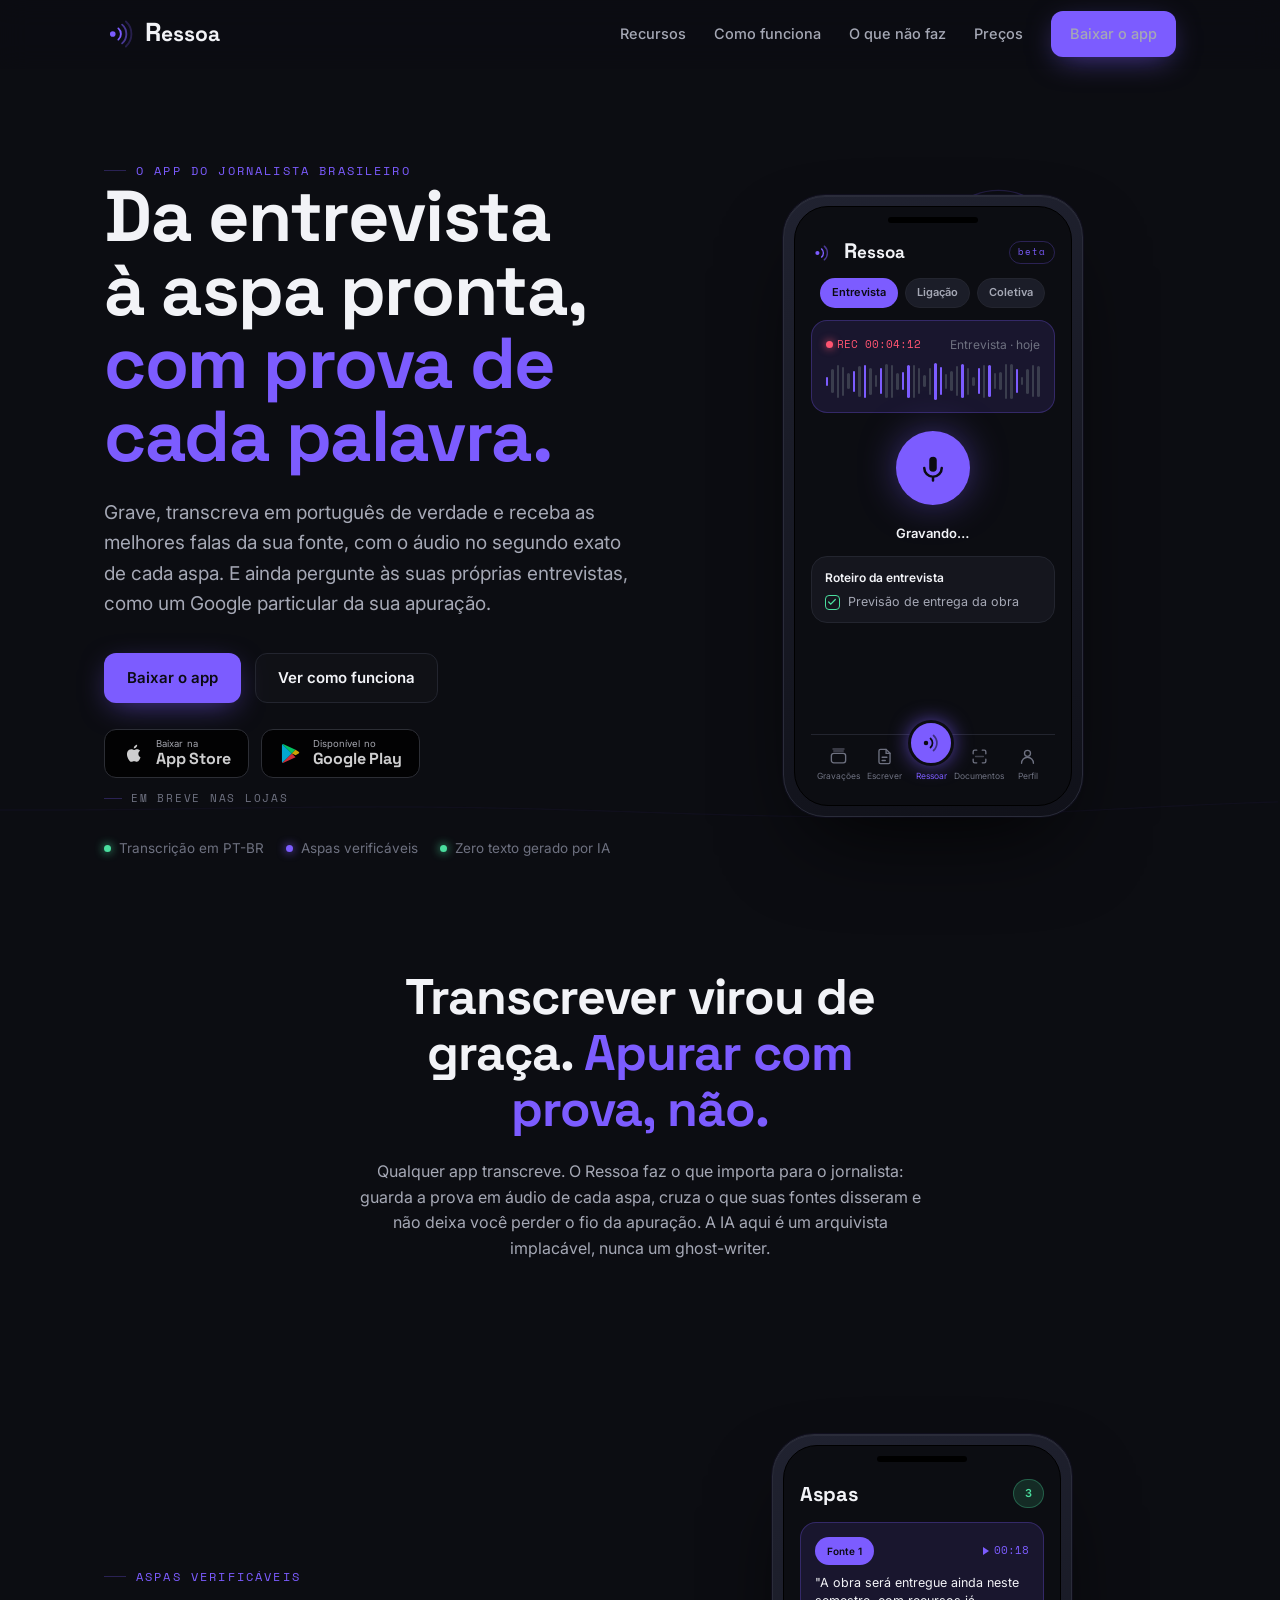
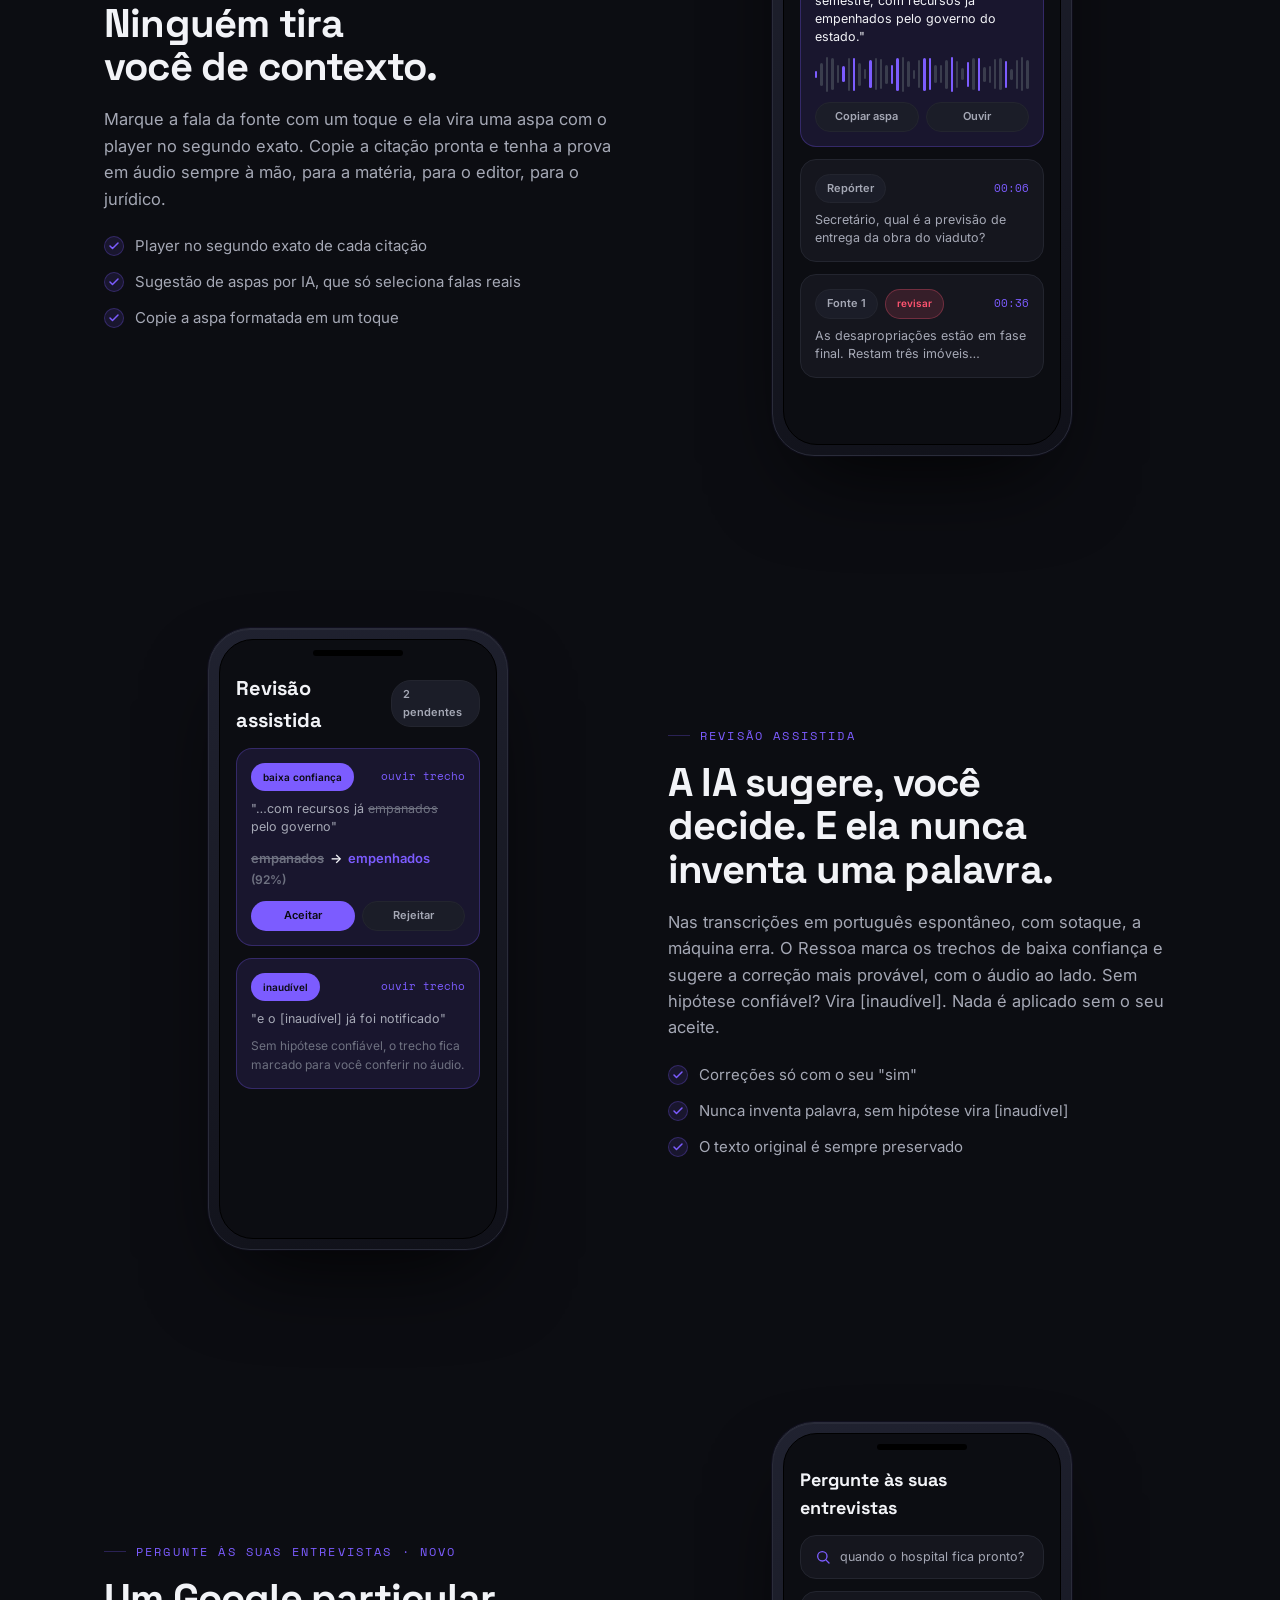
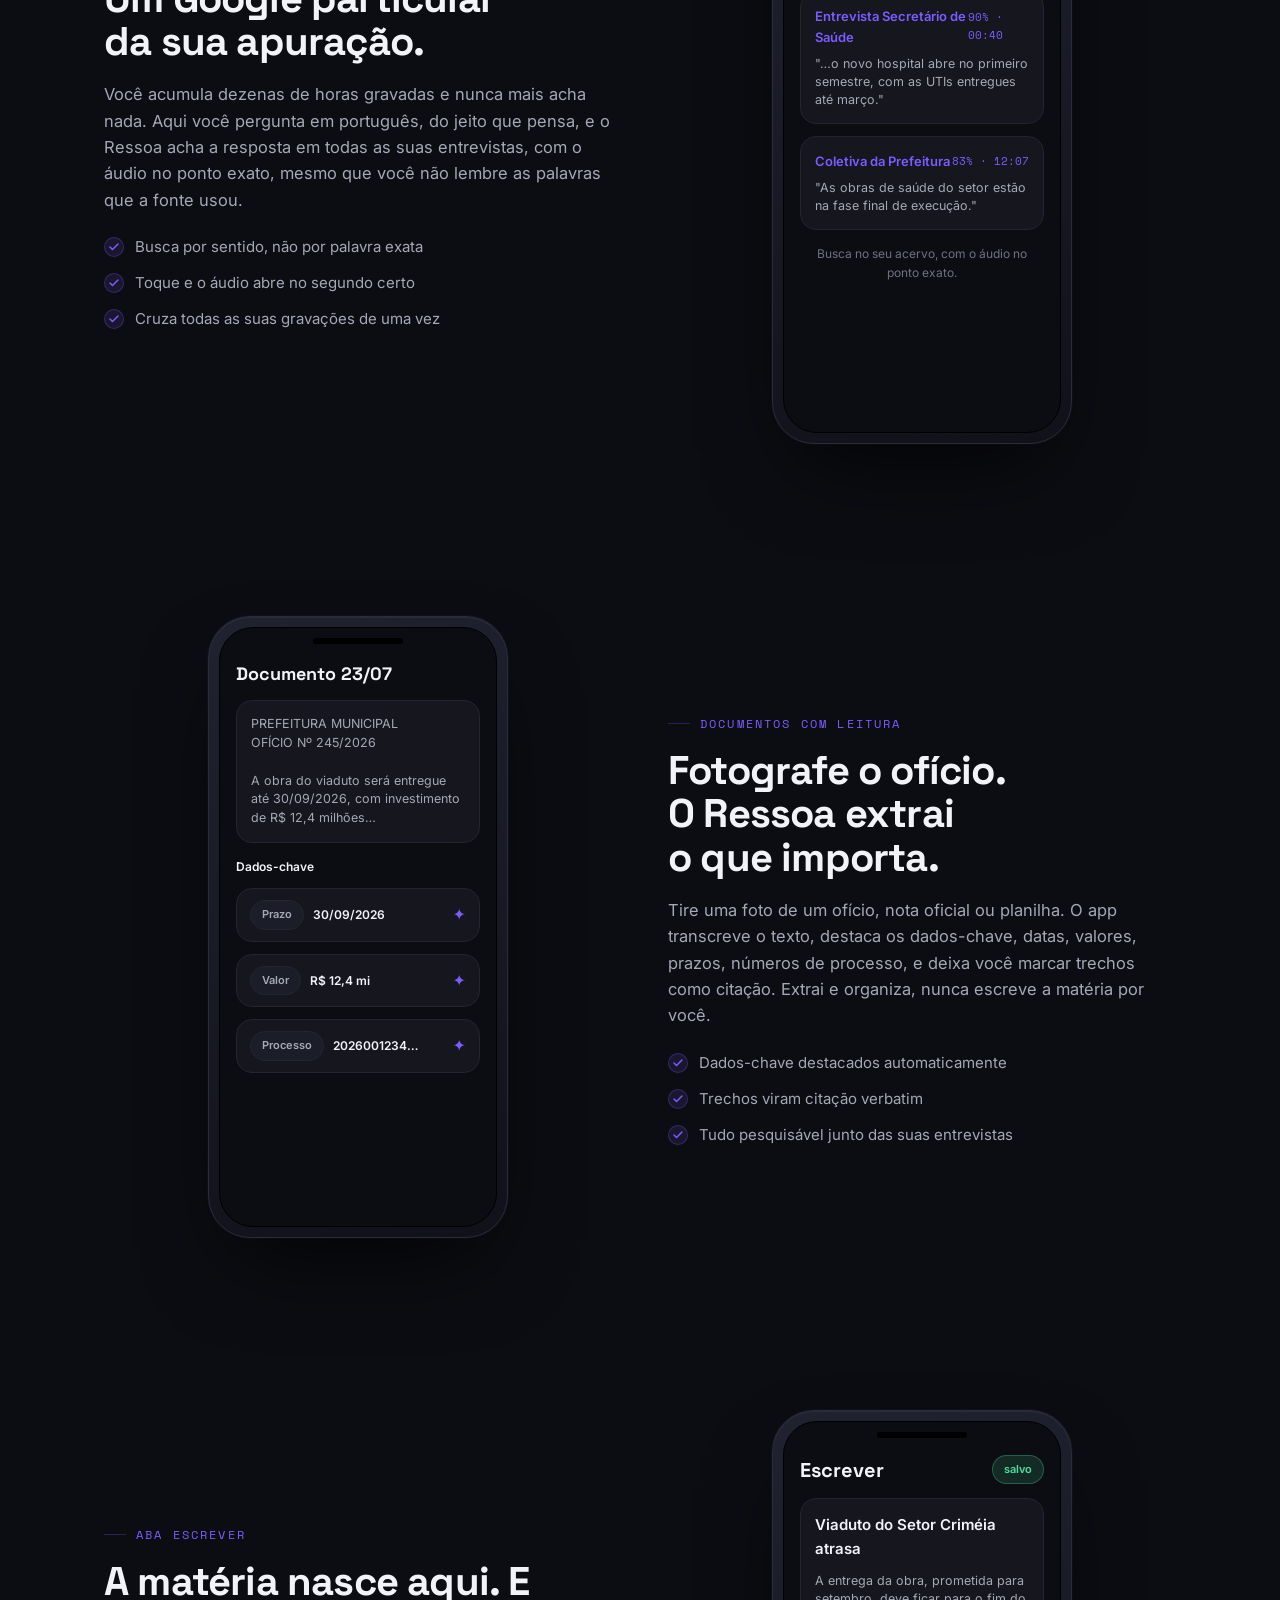
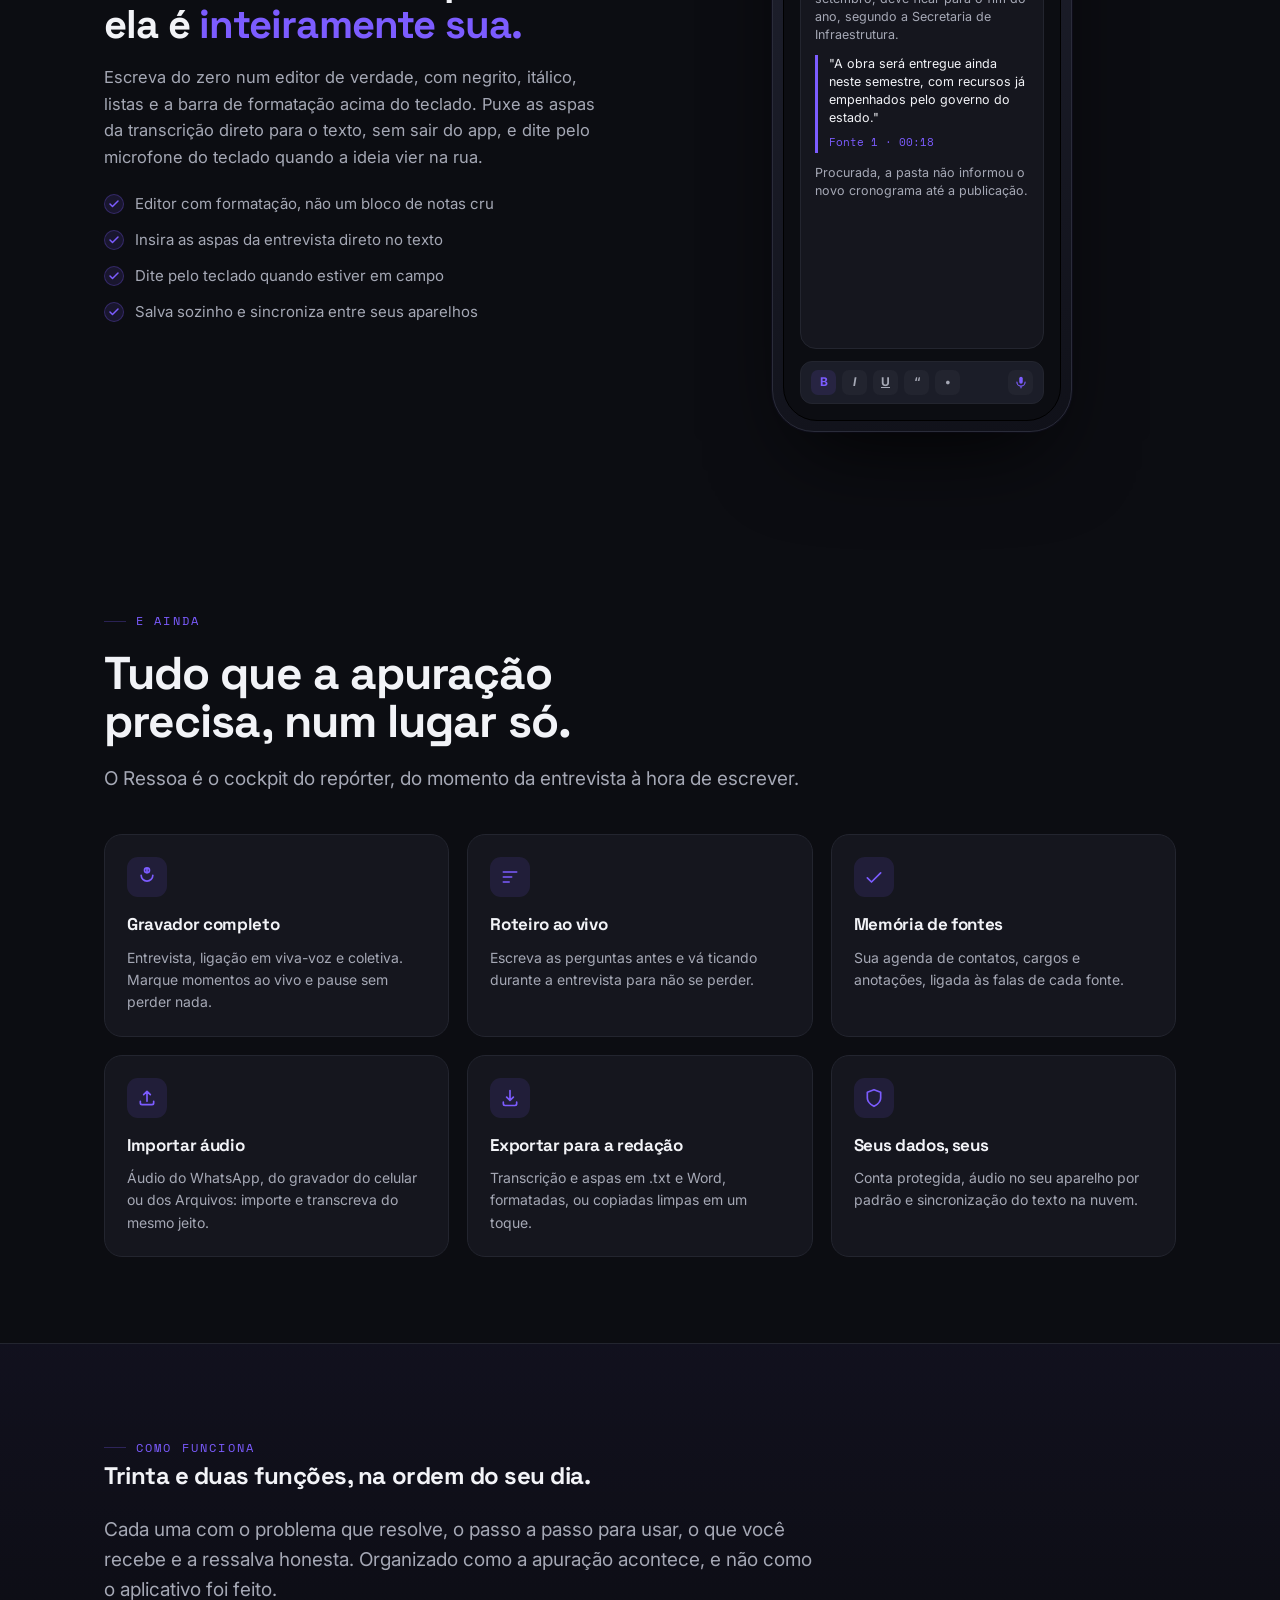
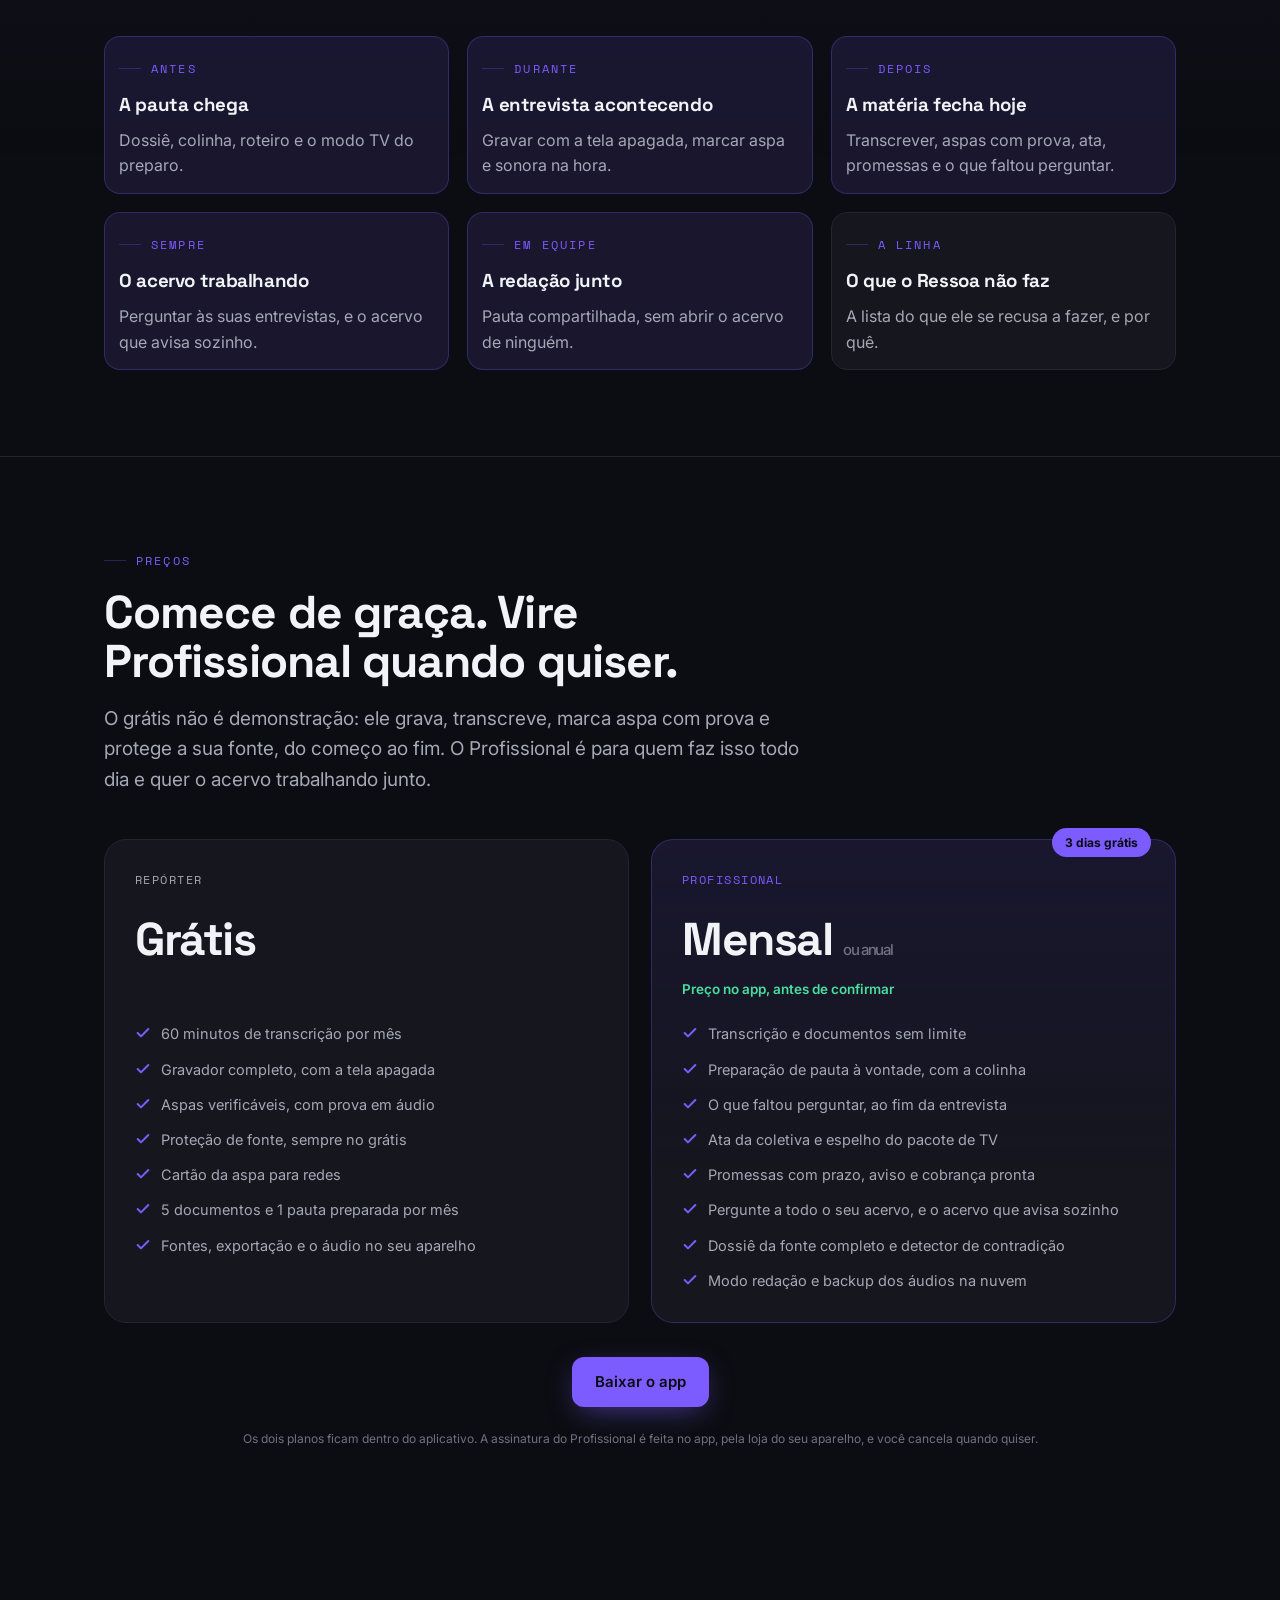
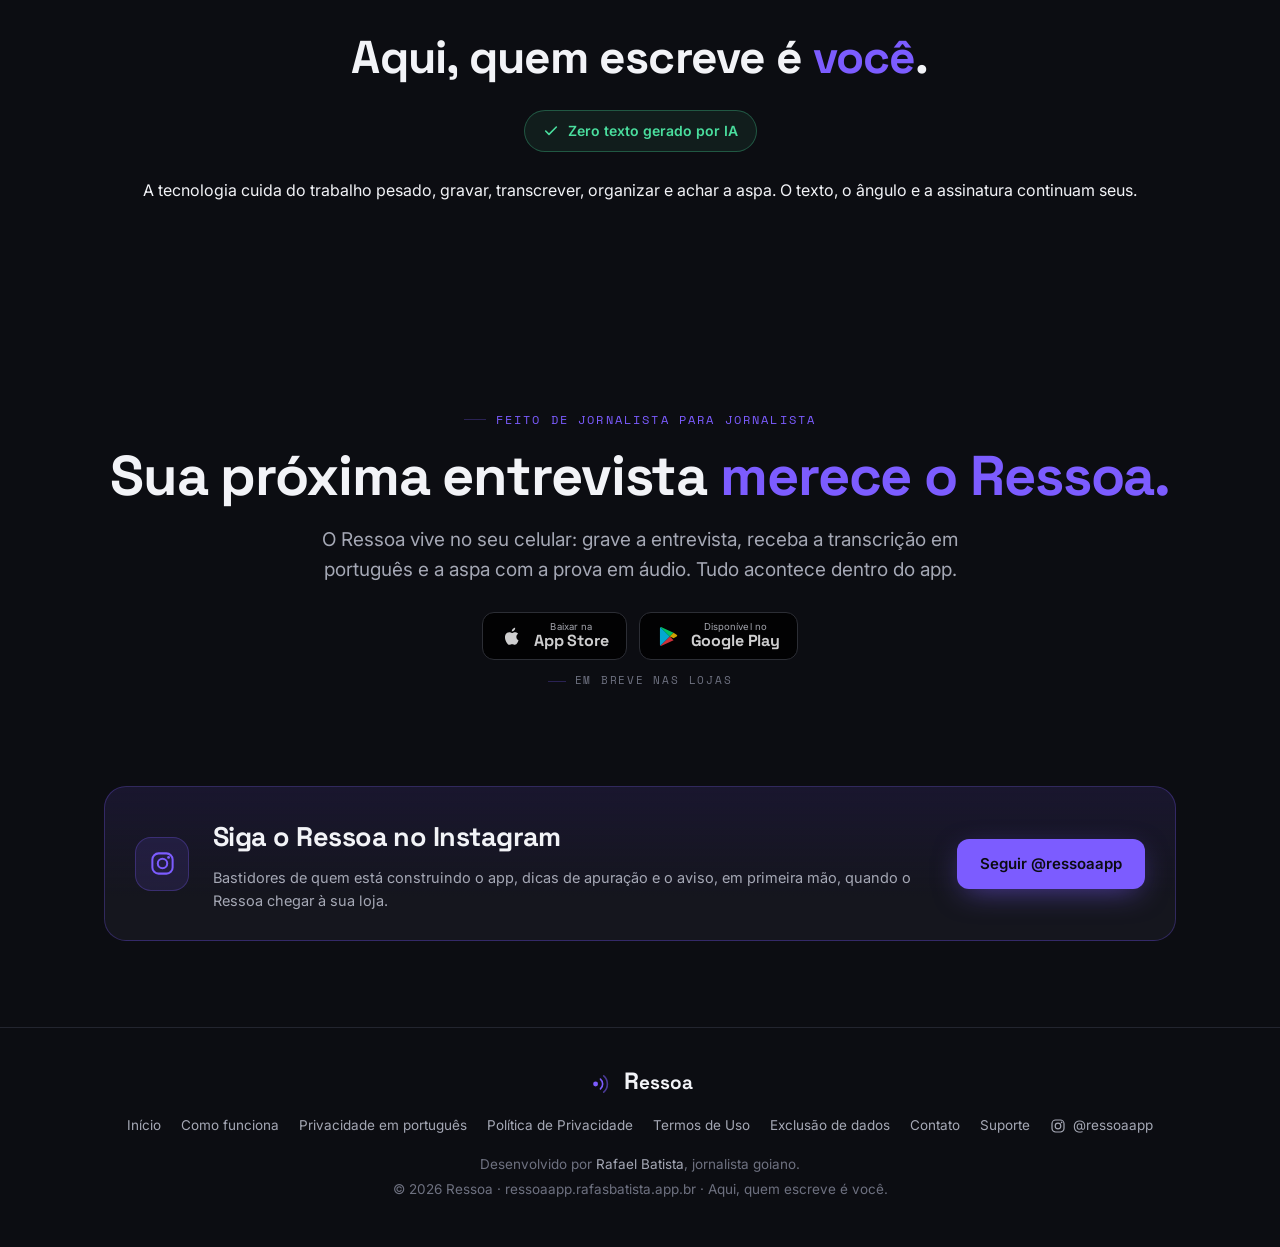
<file: index.html>
<!doctype html>
<html lang="pt-BR">
<head>
<meta charset="utf-8" />
<meta name="viewport" content="width=device-width, initial-scale=1" />
<title>Ressoa — a memória e o radar de accountability do jornalista</title>
<meta name="description" content="Grave entrevistas, transcreva em português de verdade e receba aspas verificáveis, com prova em áudio de cada palavra. Pergunte às suas entrevistas e nunca mais perca uma promessa. Feito de jornalista para jornalista." />
<meta property="og:title" content="Ressoa — da entrevista à aspa pronta, com prova de cada palavra" />
<meta property="og:description" content="O app do jornalista brasileiro: grava, transcreve em PT-BR, marca aspas verificáveis com o áudio no segundo exato e deixa você perguntar às suas entrevistas." />
<meta property="og:type" content="website" />
<meta property="og:site_name" content="Ressoa" />
<meta property="og:locale" content="pt_BR" />
<meta property="og:url" content="https://ressoaapp.rafasbatista.app.br/" />
<!-- Imagem do compartilhamento (WhatsApp exige PNG/JPG com URL absoluta) -->
<meta property="og:image" content="https://ressoaapp.rafasbatista.app.br/og.png" />
<meta property="og:image:secure_url" content="https://ressoaapp.rafasbatista.app.br/og.png" />
<meta property="og:image:type" content="image/png" />
<meta property="og:image:width" content="1200" />
<meta property="og:image:height" content="630" />
<meta property="og:image:alt" content="Ressoa: da entrevista à aspa pronta, com prova de cada palavra" />
<meta name="twitter:card" content="summary_large_image" />
<meta name="twitter:title" content="Ressoa — da entrevista à aspa pronta" />
<meta name="twitter:description" content="Grave, transcreva em PT-BR e marque aspas verificáveis, com o áudio no segundo exato." />
<meta name="twitter:image" content="https://ressoaapp.rafasbatista.app.br/og.png" />
<link rel="apple-touch-icon" href="https://ressoaapp.rafasbatista.app.br/apple-touch-icon.png" />
<meta name="theme-color" content="#0C0D12" />
<link rel="icon" href="data:image/svg+xml,%3Csvg xmlns='http://www.w3.org/2000/svg' viewBox='0 0 48 48'%3E%3Ccircle cx='14' cy='24' r='4.5' fill='%237C5CFF'/%3E%3Cpath d='M23 15a12 12 0 0 1 0 18' stroke='%237C5CFF' stroke-width='3' fill='none' stroke-linecap='round'/%3E%3Cpath d='M29 9a20 20 0 0 1 0 30' stroke='%237C5CFF' stroke-width='3' fill='none' stroke-linecap='round' opacity='.55'/%3E%3Cpath d='M35 4a27 27 0 0 1 0 40' stroke='%237C5CFF' stroke-width='3' fill='none' stroke-linecap='round' opacity='.25'/%3E%3C/svg%3E" />
<link rel="preconnect" href="https://fonts.googleapis.com" />
<link rel="preconnect" href="https://fonts.gstatic.com" crossorigin />
<link href="https://fonts.googleapis.com/css2?family=Space+Grotesk:wght@500;700&family=Inter:wght@400;500;600&family=Space+Mono:wght@400;700&display=swap" rel="stylesheet" />
<link rel="stylesheet" href="site.css" />
</head>
<body>
<canvas id="resonance" aria-hidden="true"></canvas>

<nav id="nav">
  <div class="wrap nav-in">
    <a class="brand" href="#top" aria-label="Ressoa, início">
      <svg class="eco" viewBox="0 0 48 48" aria-hidden="true"><circle cx="14" cy="24" r="4.5" fill="currentColor"/><path d="M23 15a12 12 0 0 1 0 18" stroke="currentColor" stroke-width="3" fill="none" stroke-linecap="round"/><path d="M29 9a20 20 0 0 1 0 30" stroke="currentColor" stroke-width="3" fill="none" stroke-linecap="round" opacity=".55"/><path d="M35 4a27 27 0 0 1 0 40" stroke="currentColor" stroke-width="3" fill="none" stroke-linecap="round" opacity=".25"/></svg>
      <span><span class="r">R</span>essoa</span>
    </a>
    <div class="nav-links">
      <a href="#recursos">Recursos</a>
      <a href="como-funciona.html">Como funciona</a>
      <a href="o-que-nao-faz.html">O que não faz</a>
      <a href="#precos">Preços</a>
      <a class="btn btn-primary" href="#baixar">Baixar o app</a>
    </div>
  </div>
</nav>

<a id="top"></a>
<header class="hero">
  <div class="wrap hero-grid">
    <div class="reveal in">
      <span class="eyebrow">O app do jornalista brasileiro</span>
      <h1>Da entrevista à aspa pronta, <span class="grad">com prova de cada palavra.</span></h1>
      <p class="lead">Grave, transcreva em português de verdade e receba as melhores falas da sua fonte, com o áudio no segundo exato de cada aspa. E ainda pergunte às suas próprias entrevistas, como um Google particular da sua apuração.</p>
      <div class="hero-cta">
        <a class="btn btn-primary" href="#baixar">Baixar o app</a>
        <a class="btn btn-ghost" href="como-funciona.html">Ver como funciona</a>
      </div>

      <div class="stores">
        <span class="store" role="img" aria-label="App Store, em breve">
          <svg viewBox="0 0 24 24" fill="currentColor" aria-hidden="true"><path d="M17.05 12.53c-.02-2.2 1.8-3.26 1.88-3.31-1.02-1.5-2.62-1.7-3.18-1.72-1.35-.14-2.64.79-3.33.79-.69 0-1.75-.77-2.87-.75-1.48.02-2.84.86-3.6 2.18-1.53 2.66-.39 6.6 1.1 8.76.73 1.06 1.6 2.25 2.74 2.2 1.1-.04 1.52-.71 2.85-.71 1.33 0 1.71.71 2.87.69 1.19-.02 1.94-1.08 2.67-2.14.84-1.23 1.19-2.42 1.2-2.48-.03-.01-2.3-.88-2.33-3.51zM14.9 5.6c.6-.73 1.01-1.75.9-2.76-.87.04-1.92.58-2.55 1.31-.56.65-1.05 1.68-.92 2.67.97.08 1.96-.49 2.57-1.22z"/></svg>
          <span class="st"><small>Baixar na</small><b>App Store</b></span>
        </span>
        <span class="store" role="img" aria-label="Google Play, em breve">
          <svg viewBox="0 0 24 24" aria-hidden="true">
            <path d="M3.6 2.3 13.4 12 3.6 21.7c-.33-.2-.53-.6-.53-1.12V3.42c0-.52.2-.92.53-1.12z" fill="#00D0FF"/>
            <path d="M17.3 8.2 13.4 12 3.6 2.3c.36-.22.8-.24 1.16-.03L17.3 8.2z" fill="#00F076"/>
            <path d="M17.3 15.8 4.76 21.73c-.36.21-.8.19-1.16-.03L13.4 12l3.9 3.8z" fill="#FF3A44"/>
            <path d="m17.3 8.2 3.2 1.9c.83.5.83 1.3 0 1.8l-3.2 1.9L13.4 12l3.9-3.8z" fill="#FFC900"/>
          </svg>
          <span class="st"><small>Disponível no</small><b>Google Play</b></span>
        </span>
      </div>
      <div class="stores-note">Em breve nas lojas</div>

      <div class="hero-meta">
        <span><i class="dot"></i> Transcrição em PT-BR</span>
        <span><i class="dot v"></i> Aspas verificáveis</span>
        <span><i class="dot"></i> Zero texto gerado por IA</span>
      </div>
    </div>

    <div class="stage right reveal in d1">
      <div class="phone" data-tilt>
        <div class="screen">
          <div class="notch"></div>
          <div class="scr-pad">
            <div class="scr-head"><div class="brand" style="font-size:17px"><svg class="eco" style="width:22px;height:22px" viewBox="0 0 48 48"><circle cx="14" cy="24" r="4.5" fill="currentColor"/><path d="M23 15a12 12 0 0 1 0 18" stroke="currentColor" stroke-width="3" fill="none" stroke-linecap="round"/><path d="M29 9a20 20 0 0 1 0 30" stroke="currentColor" stroke-width="3" fill="none" stroke-linecap="round" opacity=".55"/></svg><span><span class="r">R</span>essoa</span></div><span class="beta">beta</span></div>
            <div class="rowchips" style="justify-content:center"><span class="chip on">Entrevista</span><span class="chip">Ligação</span><span class="chip">Coletiva</span></div>
            <div class="card hl">
              <div style="display:flex;justify-content:space-between;align-items:center;margin-bottom:10px"><span class="ts" style="color:var(--rec)"><i class="dot" style="background:var(--rec);box-shadow:0 0 8px var(--rec)"></i> REC 00:04:12</span><span class="muted-s">Entrevista · hoje</span></div>
              <div class="wave" id="wave-hero"></div>
            </div>
            <div class="rec-btn mic" style="background:var(--violet);box-shadow:0 0 40px -6px rgba(124,92,255,.6)"><svg width="30" height="30" viewBox="0 0 24 24" fill="#0b0b12"><path d="M12 15a3 3 0 0 0 3-3V6a3 3 0 0 0-6 0v6a3 3 0 0 0 3 3z"/><path d="M19 12a7 7 0 0 1-14 0M12 19v3" stroke="#0b0b12" stroke-width="2" fill="none" stroke-linecap="round"/></svg></div>
            <div style="text-align:center" class="txt-b">Gravando…</div>
            <div class="card" style="padding:11px 13px"><div class="txt-b" style="margin-bottom:6px;font-size:12px">Roteiro da entrevista</div><div class="txt-s" style="display:flex;gap:8px;align-items:center"><span style="width:15px;height:15px;border-radius:4px;border:1.5px solid var(--green);background-image:url('data:image/svg+xml,%3Csvg xmlns=%22http://www.w3.org/2000/svg%22 viewBox=%220 0 24 24%22 fill=%22none%22 stroke=%22%234ADE9E%22 stroke-width=%223%22 stroke-linecap=%22round%22%3E%3Cpolyline points=%2220 6 9 17 4 12%22/%3E%3C/svg%3E');background-size:10px;background-repeat:no-repeat;background-position:center"></span> Previsão de entrega da obra</div></div>
            <div class="tabbar">
              <div class="tab">
                <svg viewBox="0 0 24 24" fill="none" stroke="currentColor" stroke-width="1.7"><rect x="3" y="8" width="18" height="12" rx="3"/><path d="M6 5h12M5 2.5h14" stroke-linecap="round" opacity=".6"/></svg>Gravações
              </div>
              <div class="tab">
                <svg viewBox="0 0 24 24" fill="none" stroke="currentColor" stroke-width="1.7"><path d="M14 3H7a2 2 0 0 0-2 2v14a2 2 0 0 0 2 2h10a2 2 0 0 0 2-2V8l-5-5z" stroke-linejoin="round"/><path d="M14 3v5h5M9 13h6M9 17h4" stroke-linecap="round"/></svg>Escrever
              </div>
              <div class="tab on fab">
                <span class="fabc"><svg class="eco" viewBox="0 0 48 48"><circle cx="14" cy="24" r="4.5" fill="currentColor"/><path d="M23 15a12 12 0 0 1 0 18" stroke="currentColor" stroke-width="3.4" fill="none" stroke-linecap="round"/><path d="M29 9a20 20 0 0 1 0 30" stroke="currentColor" stroke-width="3.4" fill="none" stroke-linecap="round" opacity=".55"/></svg></span>Ressoar
              </div>
              <div class="tab">
                <svg viewBox="0 0 24 24" fill="none" stroke="currentColor" stroke-width="1.7" stroke-linecap="round"><path d="M4 8.5V6a2 2 0 0 1 2-2h2.5M15.5 4H18a2 2 0 0 1 2 2v2.5M20 15.5V18a2 2 0 0 1-2 2h-2.5M8.5 20H6a2 2 0 0 1-2-2v-2.5"/><path d="M7 12h10" opacity=".55"/></svg>Documentos
              </div>
              <div class="tab">
                <svg viewBox="0 0 24 24" fill="none" stroke="currentColor" stroke-width="1.7"><circle cx="12" cy="8" r="3.8"/><path d="M4.5 20.5a7.5 7.5 0 0 1 15 0" stroke-linecap="round"/></svg>Perfil
              </div>
            </div>
          </div>
        </div>
      </div>
    </div>
  </div>
</header>

<section class="thesis">
  <div class="wrap reveal">
    <p class="big">Transcrever virou de graça. <b>Apurar com prova, não.</b></p>
    <p class="sub">Qualquer app transcreve. O Ressoa faz o que importa para o jornalista: guarda a prova em áudio de cada aspa, cruza o que suas fontes disseram e não deixa você perder o fio da apuração. A IA aqui é um arquivista implacável, nunca um ghost-writer.</p>
  </div>
</section>

<section id="recursos">
  <div class="wrap feat">
    <div class="copy reveal">
      <span class="eyebrow">Aspas verificáveis</span>
      <h2>Ninguém tira você de contexto.</h2>
      <p>Marque a fala da fonte com um toque e ela vira uma aspa com o player no segundo exato. Copie a citação pronta e tenha a prova em áudio sempre à mão, para a matéria, para o editor, para o jurídico.</p>
      <ul>
        <li>Player no segundo exato de cada citação</li>
        <li>Sugestão de aspas por IA, que só seleciona falas reais</li>
        <li>Copie a aspa formatada em um toque</li>
      </ul>
    </div>
    <div class="stage reveal d1">
      <div class="phone" data-tilt>
        <div class="screen">
          <div class="notch"></div>
          <div class="scr-pad">
            <div class="scr-head"><div class="scr-title">Aspas</div><span class="chip ok">3</span></div>
            <div class="card hl">
              <div style="display:flex;justify-content:space-between;align-items:center;margin-bottom:9px"><span class="chip on" style="font-size:10px">Fonte 1</span><span class="ts"><span style="width:7px;height:7px;border-left:6px solid var(--violet);border-top:4px solid transparent;border-bottom:4px solid transparent"></span> 00:18</span></div>
              <div class="txt-s" style="color:var(--text)">"A obra será entregue ainda neste semestre, com recursos já empenhados pelo governo do estado."</div>
              <div class="wave" style="margin-top:11px" id="wave-quote"></div>
              <div class="rowchips" style="margin-top:11px"><span class="chip" style="flex:1;text-align:center">Copiar aspa</span><span class="chip" style="flex:1;text-align:center">Ouvir</span></div>
            </div>
            <div class="card">
              <div style="display:flex;justify-content:space-between;align-items:center;margin-bottom:8px"><div class="rowchips"><span class="chip">Repórter</span></div><span class="ts">00:06</span></div>
              <div class="txt-s">Secretário, qual é a previsão de entrega da obra do viaduto?</div>
            </div>
            <div class="card">
              <div style="display:flex;justify-content:space-between;align-items:center;margin-bottom:8px"><div class="rowchips"><span class="chip">Fonte 1</span><span class="chip rec" style="font-size:10px">revisar</span></div><span class="ts">00:36</span></div>
              <div class="txt-s">As desapropriações estão em fase final. Restam três imóveis…</div>
            </div>
          </div>
        </div>
      </div>
    </div>
  </div>
</section>

<section>
  <div class="wrap feat rev">
    <div class="copy reveal">
      <span class="eyebrow">Revisão assistida</span>
      <h2>A IA sugere, você decide. E ela nunca inventa uma palavra.</h2>
      <p>Nas transcrições em português espontâneo, com sotaque, a máquina erra. O Ressoa marca os trechos de baixa confiança e sugere a correção mais provável, com o áudio ao lado. Sem hipótese confiável? Vira [inaudível]. Nada é aplicado sem o seu aceite.</p>
      <ul>
        <li>Correções só com o seu "sim"</li>
        <li>Nunca inventa palavra, sem hipótese vira [inaudível]</li>
        <li>O texto original é sempre preservado</li>
      </ul>
    </div>
    <div class="stage right reveal d1">
      <div class="phone" data-tilt>
        <div class="screen">
          <div class="notch"></div>
          <div class="scr-pad">
            <div class="scr-head"><div class="scr-title">Revisão assistida</div><span class="chip">2 pendentes</span></div>
            <div class="card hl">
              <div style="display:flex;justify-content:space-between;align-items:center;margin-bottom:9px"><span class="chip on" style="font-size:10px">baixa confiança</span><span class="ts">ouvir trecho</span></div>
              <div class="txt-s">"…com recursos já <span style="color:var(--muted);text-decoration:line-through">empanados</span> pelo governo"</div>
              <div style="margin:12px 0" class="txt-b"><span style="color:var(--muted);text-decoration:line-through">empanados</span> &nbsp;→&nbsp; <span style="color:var(--violet)">empenhados</span> <span class="muted-s">(92%)</span></div>
              <div class="rowchips"><span class="chip on" style="flex:1;text-align:center">Aceitar</span><span class="chip" style="flex:1;text-align:center">Rejeitar</span></div>
            </div>
            <div class="card hl">
              <div style="display:flex;justify-content:space-between;align-items:center;margin-bottom:9px"><span class="chip on" style="font-size:10px">inaudível</span><span class="ts">ouvir trecho</span></div>
              <div class="txt-s">"e o [inaudível] já foi notificado"</div>
              <div class="muted-s" style="margin-top:8px">Sem hipótese confiável, o trecho fica marcado para você conferir no áudio.</div>
            </div>
          </div>
        </div>
      </div>
    </div>
  </div>
</section>

<section id="pergunte">
  <div class="wrap feat">
    <div class="copy reveal">
      <span class="eyebrow">Pergunte às suas entrevistas &middot; novo</span>
      <h2>Um Google particular da sua apuração.</h2>
      <p>Você acumula dezenas de horas gravadas e nunca mais acha nada. Aqui você pergunta em português, do jeito que pensa, e o Ressoa acha a resposta em todas as suas entrevistas, com o áudio no ponto exato, mesmo que você não lembre as palavras que a fonte usou.</p>
      <ul>
        <li>Busca por sentido, não por palavra exata</li>
        <li>Toque e o áudio abre no segundo certo</li>
        <li>Cruza todas as suas gravações de uma vez</li>
      </ul>
    </div>
    <div class="stage right reveal d1">
      <div class="phone" data-tilt>
        <div class="screen">
          <div class="notch"></div>
          <div class="scr-pad">
            <div class="scr-title" style="font-size:18px">Pergunte às suas entrevistas</div>
            <div class="card" style="display:flex;align-items:center;gap:9px;padding:12px 14px"><svg width="16" height="16" viewBox="0 0 24 24" fill="none" stroke="var(--violet)" stroke-width="2"><circle cx="11" cy="11" r="7"/><path d="m21 21-4.3-4.3" stroke-linecap="round"/></svg><span class="txt-s">quando o hospital fica pronto?</span></div>
            <a class="card" style="display:block">
              <div style="display:flex;justify-content:space-between;align-items:center;margin-bottom:7px"><span class="txt-b" style="color:var(--violet)">Entrevista Secretário de Saúde</span><span class="ts">90% · 00:40</span></div>
              <div class="txt-s">"…o novo hospital abre no primeiro semestre, com as UTIs entregues até março."</div>
            </a>
            <a class="card" style="display:block">
              <div style="display:flex;justify-content:space-between;align-items:center;margin-bottom:7px"><span class="txt-b" style="color:var(--violet)">Coletiva da Prefeitura</span><span class="ts">83% · 12:07</span></div>
              <div class="txt-s">"As obras de saúde do setor estão na fase final de execução."</div>
            </a>
            <div class="muted-s" style="text-align:center;margin-top:2px">Busca no seu acervo, com o áudio no ponto exato.</div>
          </div>
        </div>
      </div>
    </div>
  </div>
</section>

<section>
  <div class="wrap feat rev">
    <div class="copy reveal">
      <span class="eyebrow">Documentos com leitura</span>
      <h2>Fotografe o ofício. O Ressoa extrai o que importa.</h2>
      <p>Tire uma foto de um ofício, nota oficial ou planilha. O app transcreve o texto, destaca os dados-chave, datas, valores, prazos, números de processo, e deixa você marcar trechos como citação. Extrai e organiza, nunca escreve a matéria por você.</p>
      <ul>
        <li>Dados-chave destacados automaticamente</li>
        <li>Trechos viram citação verbatim</li>
        <li>Tudo pesquisável junto das suas entrevistas</li>
      </ul>
    </div>
    <div class="stage reveal d1">
      <div class="phone" data-tilt>
        <div class="screen">
          <div class="notch"></div>
          <div class="scr-pad">
            <div class="scr-title" style="font-size:18px">Documento 23/07</div>
            <div class="card txt-s" style="line-height:1.5">PREFEITURA MUNICIPAL<br>OFÍCIO Nº 245/2026<br><br>A obra do viaduto será entregue até 30/09/2026, com investimento de R$ 12,4 milhões…</div>
            <div class="txt-b" style="font-size:12px;margin-top:2px">Dados-chave</div>
            <div class="card" style="display:flex;align-items:center;justify-content:space-between;padding:11px 13px"><div style="display:flex;gap:9px;align-items:center"><span class="chip">Prazo</span><span class="txt-b" style="font-size:12px">30/09/2026</span></div><span style="color:var(--violet)">✦</span></div>
            <div class="card" style="display:flex;align-items:center;justify-content:space-between;padding:11px 13px"><div style="display:flex;gap:9px;align-items:center"><span class="chip">Valor</span><span class="txt-b" style="font-size:12px">R$ 12,4 mi</span></div><span style="color:var(--violet)">✦</span></div>
            <div class="card" style="display:flex;align-items:center;justify-content:space-between;padding:11px 13px"><div style="display:flex;gap:9px;align-items:center"><span class="chip">Processo</span><span class="txt-b" style="font-size:12px">2026001234…</span></div><span style="color:var(--violet)">✦</span></div>
          </div>
        </div>
      </div>
    </div>
  </div>
</section>

<section>
  <div class="wrap feat">
    <div class="copy reveal">
      <span class="eyebrow">Aba Escrever</span>
      <h2>A matéria nasce aqui. E ela é <span class="grad">inteiramente sua.</span></h2>
      <p>Escreva do zero num editor de verdade, com negrito, itálico, listas e a barra de formatação acima do teclado. Puxe as aspas da transcrição direto para o texto, sem sair do app, e dite pelo microfone do teclado quando a ideia vier na rua.</p>
      <ul>
        <li>Editor com formatação, não um bloco de notas cru</li>
        <li>Insira as aspas da entrevista direto no texto</li>
        <li>Dite pelo teclado quando estiver em campo</li>
        <li>Salva sozinho e sincroniza entre seus aparelhos</li>
      </ul>
    </div>
    <div class="stage right reveal d1">
      <div class="phone" data-tilt>
        <div class="screen">
          <div class="notch"></div>
          <div class="scr-pad">
            <div class="scr-head"><div class="scr-title">Escrever</div><span class="chip ok">salvo</span></div>
            <div class="card" style="flex:1;display:flex;flex-direction:column;gap:11px">
              <div class="txt-b" style="font-size:15px">Viaduto do Setor Criméia atrasa</div>
              <div class="txt-s">A entrega da obra, prometida para setembro, deve ficar para o fim do ano, segundo a Secretaria de Infraestrutura.</div>
              <div class="quote-ins">
                <div class="txt-s" style="color:var(--text)">"A obra será entregue ainda neste semestre, com recursos já empenhados pelo governo do estado."</div>
                <div class="ts" style="margin-top:6px">Fonte 1 · 00:18</div>
              </div>
              <div class="txt-s">Procurada, a pasta não informou o novo cronograma até a publicação.</div>
            </div>
            <div class="toolbar">
              <span class="on">B</span><span style="font-style:italic">I</span><span style="text-decoration:underline">U</span>
              <span>“</span><span>•</span>
              <span style="margin-left:auto;color:var(--violet)"><svg width="14" height="14" viewBox="0 0 24 24" fill="currentColor"><path d="M12 15a3 3 0 0 0 3-3V6a3 3 0 0 0-6 0v6a3 3 0 0 0 3 3z"/><path d="M19 12a7 7 0 0 1-14 0M12 19v3" stroke="currentColor" stroke-width="2" fill="none" stroke-linecap="round"/></svg></span>
            </div>
          </div>
        </div>
      </div>
    </div>
  </div>
</section>

<section>
  <div class="wrap">
    <div class="section-head reveal">
      <span class="eyebrow">E ainda</span>
      <h2>Tudo que a apuração precisa, num lugar só.</h2>
      <p class="lead">O Ressoa é o cockpit do repórter, do momento da entrevista à hora de escrever.</p>
    </div>
    <div class="mini-grid">
      <div class="mini reveal">
        <div class="mi"><svg width="20" height="20" viewBox="0 0 24 24" fill="none" stroke="currentColor" stroke-width="2"><path d="M12 1v6m0 0a3 3 0 0 0 3-3V4a3 3 0 0 0-6 0v0a3 3 0 0 0 3 3z" /><path d="M5 10a7 7 0 0 0 14 0" stroke-linecap="round"/></svg></div>
        <h3>Gravador completo</h3>
        <p>Entrevista, ligação em viva-voz e coletiva. Marque momentos ao vivo e pause sem perder nada.</p>
      </div>
      <div class="mini reveal d1">
        <div class="mi"><svg width="20" height="20" viewBox="0 0 24 24" fill="none" stroke="currentColor" stroke-width="2"><path d="M4 6h16M4 12h10M4 18h7" stroke-linecap="round"/></svg></div>
        <h3>Roteiro ao vivo</h3>
        <p>Escreva as perguntas antes e vá ticando durante a entrevista para não se perder.</p>
      </div>
      <div class="mini reveal d2">
        <div class="mi"><svg width="20" height="20" viewBox="0 0 24 24" fill="none" stroke="currentColor" stroke-width="2"><path d="M20 7 9 18l-5-5" stroke-linecap="round" stroke-linejoin="round"/></svg></div>
        <h3>Memória de fontes</h3>
        <p>Sua agenda de contatos, cargos e anotações, ligada às falas de cada fonte.</p>
      </div>
      <div class="mini reveal">
        <div class="mi"><svg width="20" height="20" viewBox="0 0 24 24" fill="none" stroke="currentColor" stroke-width="2"><path d="M12 16V4m0 0 4 4m-4-4L8 8" stroke-linecap="round" stroke-linejoin="round"/><path d="M4 16v2a2 2 0 0 0 2 2h12a2 2 0 0 0 2-2v-2" stroke-linecap="round"/></svg></div>
        <h3>Importar áudio</h3>
        <p>Áudio do WhatsApp, do gravador do celular ou dos Arquivos: importe e transcreva do mesmo jeito.</p>
      </div>
      <div class="mini reveal d1">
        <div class="mi"><svg width="20" height="20" viewBox="0 0 24 24" fill="none" stroke="currentColor" stroke-width="2"><path d="M12 3v12m0 0 4-4m-4 4-4-4" stroke-linecap="round" stroke-linejoin="round"/><path d="M4 17v2a2 2 0 0 0 2 2h12a2 2 0 0 0 2-2v-2" stroke-linecap="round"/></svg></div>
        <h3>Exportar para a redação</h3>
        <p>Transcrição e aspas em .txt e Word, formatadas, ou copiadas limpas em um toque.</p>
      </div>
      <div class="mini reveal d2">
        <div class="mi"><svg width="20" height="20" viewBox="0 0 24 24" fill="none" stroke="currentColor" stroke-width="2"><path d="M12 22s8-4 8-10V5l-8-3-8 3v7c0 6 8 10 8 10z" stroke-linejoin="round"/></svg></div>
        <h3>Seus dados, seus</h3>
        <p>Conta protegida, áudio no seu aparelho por padrão e sincronização do texto na nuvem.</p>
      </div>
    </div>
  </div>
</section>

<section id="como-funciona" class="soon">
<div class="wrap">
  <span class="eyebrow">Como funciona</span>
  <h2>Trinta e duas funções, na ordem do seu dia.</h2>
  <p class="lead">
    Cada uma com o problema que resolve, o passo a passo para usar, o que você recebe e a
    ressalva honesta. Organizado como a apuração acontece, e não como o aplicativo foi feito.
  </p>
  <div class="mini-grid" style="margin-top:30px">
    <a class="card hl" href="antes.html" style="display:block">
      <span class="eyebrow">Antes</span>
      <h3 style="margin:12px 0 8px">A pauta chega</h3>
      <p style="color:var(--text-2);margin:0">Dossiê, colinha, roteiro e o modo TV do preparo.</p>
    </a>
    <a class="card hl" href="durante.html" style="display:block">
      <span class="eyebrow">Durante</span>
      <h3 style="margin:12px 0 8px">A entrevista acontecendo</h3>
      <p style="color:var(--text-2);margin:0">Gravar com a tela apagada, marcar aspa e sonora na hora.</p>
    </a>
    <a class="card hl" href="depois.html" style="display:block">
      <span class="eyebrow">Depois</span>
      <h3 style="margin:12px 0 8px">A matéria fecha hoje</h3>
      <p style="color:var(--text-2);margin:0">Transcrever, aspas com prova, ata, promessas e o que faltou perguntar.</p>
    </a>
    <a class="card hl" href="sempre.html" style="display:block">
      <span class="eyebrow">Sempre</span>
      <h3 style="margin:12px 0 8px">O acervo trabalhando</h3>
      <p style="color:var(--text-2);margin:0">Perguntar às suas entrevistas, e o acervo que avisa sozinho.</p>
    </a>
    <a class="card hl" href="equipe.html" style="display:block">
      <span class="eyebrow">Em equipe</span>
      <h3 style="margin:12px 0 8px">A redação junto</h3>
      <p style="color:var(--text-2);margin:0">Pauta compartilhada, sem abrir o acervo de ninguém.</p>
    </a>
    <a class="card" href="o-que-nao-faz.html" style="display:block">
      <span class="eyebrow">A linha</span>
      <h3 style="margin:12px 0 8px">O que o Ressoa não faz</h3>
      <p style="color:var(--text-2);margin:0">A lista do que ele se recusa a fazer, e por quê.</p>
    </a>
  </div>
</div>
</section>

<section id="precos">
  <div class="wrap">
    <div class="section-head reveal">
      <span class="eyebrow">Preços</span>
      <h2>Comece de graça. Vire Profissional quando quiser.</h2>
      <p class="lead">O grátis não é demonstração: ele grava, transcreve, marca aspa com prova e protege a sua fonte, do começo ao fim. O Profissional é para quem faz isso todo dia e quer o acervo trabalhando junto.</p>
    </div>
    <div class="price-grid">
      <div class="plan reveal">
        <div class="pname">Repórter</div>
        <div class="price">Grátis</div>
        <div class="note">&nbsp;</div>
        <ul>
          <li>60 minutos de transcrição por mês</li>
          <li>Gravador completo, com a tela apagada</li>
          <li>Aspas verificáveis, com prova em áudio</li>
          <li>Proteção de fonte, sempre no grátis</li>
          <li>Cartão da aspa para redes</li>
          <li>5 documentos e 1 pauta preparada por mês</li>
          <li>Fontes, exportação e o áudio no seu aparelho</li>
        </ul>
      </div>
      <div class="plan pro reveal d1">
        <span class="badge">3 dias grátis</span>
        <div class="pname" style="color:var(--violet)">Profissional</div>
        <!-- Sem valor escrito aqui de propósito: quem manda no preço é a loja,
             e numero fixo no site vira desatualizado no primeiro reajuste. -->
        <div class="price">Mensal <small>ou anual</small></div>
        <div class="note">Preço no app, antes de confirmar</div>
        <ul>
          <li>Transcrição e documentos sem limite</li>
          <li>Preparação de pauta à vontade, com a colinha</li>
          <li>O que faltou perguntar, ao fim da entrevista</li>
          <li>Ata da coletiva e espelho do pacote de TV</li>
          <li>Promessas com prazo, aviso e cobrança pronta</li>
          <li>Pergunte a todo o seu acervo, e o acervo que avisa sozinho</li>
          <li>Dossiê da fonte completo e detector de contradição</li>
          <li>Modo redação e backup dos áudios na nuvem</li>
        </ul>
      </div>
    </div>
    <!-- Nada de botão de assinar aqui: não existe assinatura pela web. A troca de
         plano acontece dentro do app, pela loja do aparelho. O site só leva ao download. -->
    <div class="hero-cta reveal" style="justify-content:center;margin-top:34px">
      <a class="btn btn-primary" href="#baixar">Baixar o app</a>
    </div>
    <p class="muted-s reveal" style="text-align:center;margin-top:22px">Os dois planos ficam dentro do aplicativo. A assinatura do Profissional é feita no app, pela loja do seu aparelho, e você cancela quando quiser.</p>
  </div>
</section>

<section class="manifesto">
  <div class="wrap reveal">
    <p class="m">Aqui, quem escreve é <b>você</b>.</p>
    <div class="seal"><svg width="16" height="16" viewBox="0 0 24 24" fill="none" stroke="currentColor" stroke-width="2.4"><polyline points="20 6 9 17 4 12" stroke-linecap="round" stroke-linejoin="round"/></svg> Zero texto gerado por IA</div>
    <p class="sub" style="margin-top:26px">A tecnologia cuida do trabalho pesado, gravar, transcrever, organizar e achar a aspa. O texto, o ângulo e a assinatura continuam seus.</p>
  </div>
</section>

<section class="final" id="baixar">
  <div class="wrap reveal">
    <span class="eyebrow" style="justify-content:center">Feito de jornalista para jornalista</span>
    <h2 style="margin-top:18px">Sua próxima entrevista <span class="grad">merece o Ressoa.</span></h2>
    <p class="lead">O Ressoa vive no seu celular: grave a entrevista, receba a transcrição em português e a aspa com a prova em áudio. Tudo acontece dentro do app.</p>
    <div class="stores center">
      <span class="store" role="img" aria-label="App Store, em breve">
        <svg viewBox="0 0 24 24" fill="currentColor" aria-hidden="true"><path d="M17.05 12.53c-.02-2.2 1.8-3.26 1.88-3.31-1.02-1.5-2.62-1.7-3.18-1.72-1.35-.14-2.64.79-3.33.79-.69 0-1.75-.77-2.87-.75-1.48.02-2.84.86-3.6 2.18-1.53 2.66-.39 6.6 1.1 8.76.73 1.06 1.6 2.25 2.74 2.2 1.1-.04 1.52-.71 2.85-.71 1.33 0 1.71.71 2.87.69 1.19-.02 1.94-1.08 2.67-2.14.84-1.23 1.19-2.42 1.2-2.48-.03-.01-2.3-.88-2.33-3.51zM14.9 5.6c.6-.73 1.01-1.75.9-2.76-.87.04-1.92.58-2.55 1.31-.56.65-1.05 1.68-.92 2.67.97.08 1.96-.49 2.57-1.22z"/></svg>
        <span class="st"><small>Baixar na</small><b>App Store</b></span>
      </span>
      <span class="store" role="img" aria-label="Google Play, em breve">
        <svg viewBox="0 0 24 24" aria-hidden="true">
          <path d="M3.6 2.3 13.4 12 3.6 21.7c-.33-.2-.53-.6-.53-1.12V3.42c0-.52.2-.92.53-1.12z" fill="#00D0FF"/>
          <path d="M17.3 8.2 13.4 12 3.6 2.3c.36-.22.8-.24 1.16-.03L17.3 8.2z" fill="#00F076"/>
          <path d="M17.3 15.8 4.76 21.73c-.36.21-.8.19-1.16-.03L13.4 12l3.9 3.8z" fill="#FF3A44"/>
          <path d="m17.3 8.2 3.2 1.9c.83.5.83 1.3 0 1.8l-3.2 1.9L13.4 12l3.9-3.8z" fill="#FFC900"/>
        </svg>
        <span class="st"><small>Disponível no</small><b>Google Play</b></span>
      </span>
    </div>
    <div class="stores-note">Em breve nas lojas</div>
  </div>
</section>

<section id="instagram" style="padding-top:0">
  <div class="wrap">
    <div class="ig-box reveal">
      <div class="ig-mark">
        <svg viewBox="0 0 24 24" aria-hidden="true"><rect x="3" y="3" width="18" height="18" rx="5.5" fill="none" stroke="currentColor" stroke-width="1.8"/><circle cx="12" cy="12" r="4.2" fill="none" stroke="currentColor" stroke-width="1.8"/><circle cx="17.4" cy="6.6" r="1.25" fill="currentColor"/></svg>
      </div>
      <div class="ig-txt">
        <h2>Siga o Ressoa no Instagram</h2>
        <p>Bastidores de quem está construindo o app, dicas de apuração e o aviso, em primeira mão, quando o Ressoa chegar à sua loja.</p>
      </div>
      <a class="btn btn-primary" href="https://instagram.com/ressoaapp" target="_blank" rel="noopener">Seguir @ressoaapp</a>
    </div>
  </div>
</section>

<footer>
  <div class="wrap foot-in">
    <div class="foot-marca">
      <svg class="eco" viewBox="0 0 48 48" aria-hidden="true"><circle cx="14" cy="24" r="4.5" fill="currentColor"/><path d="M23 15a12 12 0 0 1 0 18" stroke="currentColor" stroke-width="3" fill="none" stroke-linecap="round"/><path d="M29 9a20 20 0 0 1 0 30" stroke="currentColor" stroke-width="3" fill="none" stroke-linecap="round" opacity=".55"/></svg>
      <span><span class="r">R</span>essoa</span>
    </div>
    <div class="foot-links">
      <a href="/">Início</a>
      <a href="como-funciona.html">Como funciona</a>
      <a href="privacidade-simples.html">Privacidade em português</a>
      <a href="privacidade.html">Política de Privacidade</a>
      <a href="termos.html">Termos de Uso</a>
      <a href="exclusao-de-dados.html">Exclusão de dados</a>
      <a href="contato.html">Contato</a>
      <a href="mailto:ressoaapp@rafasbatista.app.br">Suporte</a>
      <a class="foot-ig" href="https://instagram.com/ressoaapp" target="_blank" rel="noopener">
        <svg viewBox="0 0 24 24" aria-hidden="true"><rect x="3" y="3" width="18" height="18" rx="5.5" fill="none" stroke="currentColor" stroke-width="1.8"/><circle cx="12" cy="12" r="4.2" fill="none" stroke="currentColor" stroke-width="1.8"/><circle cx="17.4" cy="6.6" r="1.25" fill="currentColor"/></svg>
        @ressoaapp
      </a>
    </div>
    <div class="foot-fina">
      Desenvolvido por <a href="https://rafasbatista.app.br/" target="_blank" rel="noopener">Rafael Batista</a>, jornalista goiano.<br>
      © 2026 Ressoa · ressoaapp.rafasbatista.app.br · Aqui, quem escreve é você.
    </div>
  </div>
</footer>

<script>
(function () {
  var reduce = window.matchMedia && window.matchMedia('(prefers-reduced-motion: reduce)').matches;

  /* nav shadow on scroll */
  var nav = document.getElementById('nav');
  var onScroll = function () { nav.classList.toggle('scrolled', window.scrollY > 12); };
  window.addEventListener('scroll', onScroll, { passive: true }); onScroll();

  /* build waveforms */
  function wave(el, active) {
    if (!el) return;
    var n = 40;
    for (var i = 0; i < n; i++) {
      var b = document.createElement('i');
      var h = 6 + Math.abs(Math.sin(i * 0.7)) * 26 + (Math.random() * 6);
      b.style.height = h.toFixed(0) + 'px';
      if (active && (i % 5 === 0 || i % 7 === 0)) b.classList.add('a');
      el.appendChild(b);
    }
  }
  wave(document.getElementById('wave-hero'), true);
  wave(document.getElementById('wave-quote'), true);

  /* reveal on scroll */
  var io = new IntersectionObserver(function (entries) {
    entries.forEach(function (e) { if (e.isIntersecting) { e.target.classList.add('in'); io.unobserve(e.target); } });
  }, { threshold: 0.16 });
  document.querySelectorAll('.reveal').forEach(function (el) { io.observe(el); });

  /* phones go flat when in view */
  var pio = new IntersectionObserver(function (entries) {
    entries.forEach(function (e) { if (e.isIntersecting) e.target.classList.add('flat'); });
  }, { threshold: 0.4 });
  document.querySelectorAll('.phone').forEach(function (el) { if (!reduce) pio.observe(el); else el.classList.add('flat'); });

  /* subtle mouse tilt on desktop */
  if (!reduce && window.matchMedia('(pointer:fine)').matches) {
    document.querySelectorAll('[data-tilt]').forEach(function (el) {
      var stage = el.closest('.stage');
      el.addEventListener('mousemove', function (ev) {
        var r = el.getBoundingClientRect();
        var x = (ev.clientX - r.left) / r.width - 0.5;
        var y = (ev.clientY - r.top) / r.height - 0.5;
        el.style.transform = 'rotateY(' + (x * 12) + 'deg) rotateX(' + (-y * 12) + 'deg)';
      });
      el.addEventListener('mouseleave', function () { el.style.transform = ''; });
    });
  }

  /* resonance canvas: expanding echo rings + faint waveform */
  if (!reduce) {
    var cv = document.getElementById('resonance');
    var ctx = cv.getContext('2d');
    var W, H, DPR = Math.min(window.devicePixelRatio || 1, 2);
    function resize() { W = cv.width = innerWidth * DPR; H = cv.height = innerHeight * DPR; }
    resize(); window.addEventListener('resize', resize);
    var rings = [];
    var cx = function () { return W * 0.78; }, cy = function () { return H * 0.28; };
    var last = 0;
    function loop(t) {
      ctx.clearRect(0, 0, W, H);
      if (t - last > 1400) { rings.push({ r: 0, a: 0.5 }); last = t; }
      for (var i = rings.length - 1; i >= 0; i--) {
        var g = rings[i];
        g.r += 0.7 * DPR; g.a -= 0.0016;
        if (g.a <= 0) { rings.splice(i, 1); continue; }
        ctx.beginPath();
        ctx.arc(cx(), cy(), g.r, 0, Math.PI * 2);
        ctx.strokeStyle = 'rgba(124,92,255,' + g.a.toFixed(3) + ')';
        ctx.lineWidth = 1.2 * DPR;
        ctx.stroke();
      }
      /* faint bottom waveform */
      ctx.beginPath();
      var yBase = H * 0.9;
      for (var x = 0; x <= W; x += 6 * DPR) {
        var yy = yBase + Math.sin(x * 0.006 + t * 0.0009) * 10 * DPR * Math.sin(x * 0.0009);
        x === 0 ? ctx.moveTo(x, yy) : ctx.lineTo(x, yy);
      }
      ctx.strokeStyle = 'rgba(124,92,255,0.08)';
      ctx.lineWidth = 1.4 * DPR;
      ctx.stroke();
      requestAnimationFrame(loop);
    }
    requestAnimationFrame(loop);
  }
})();
</script>
</body>
</html>
</file>
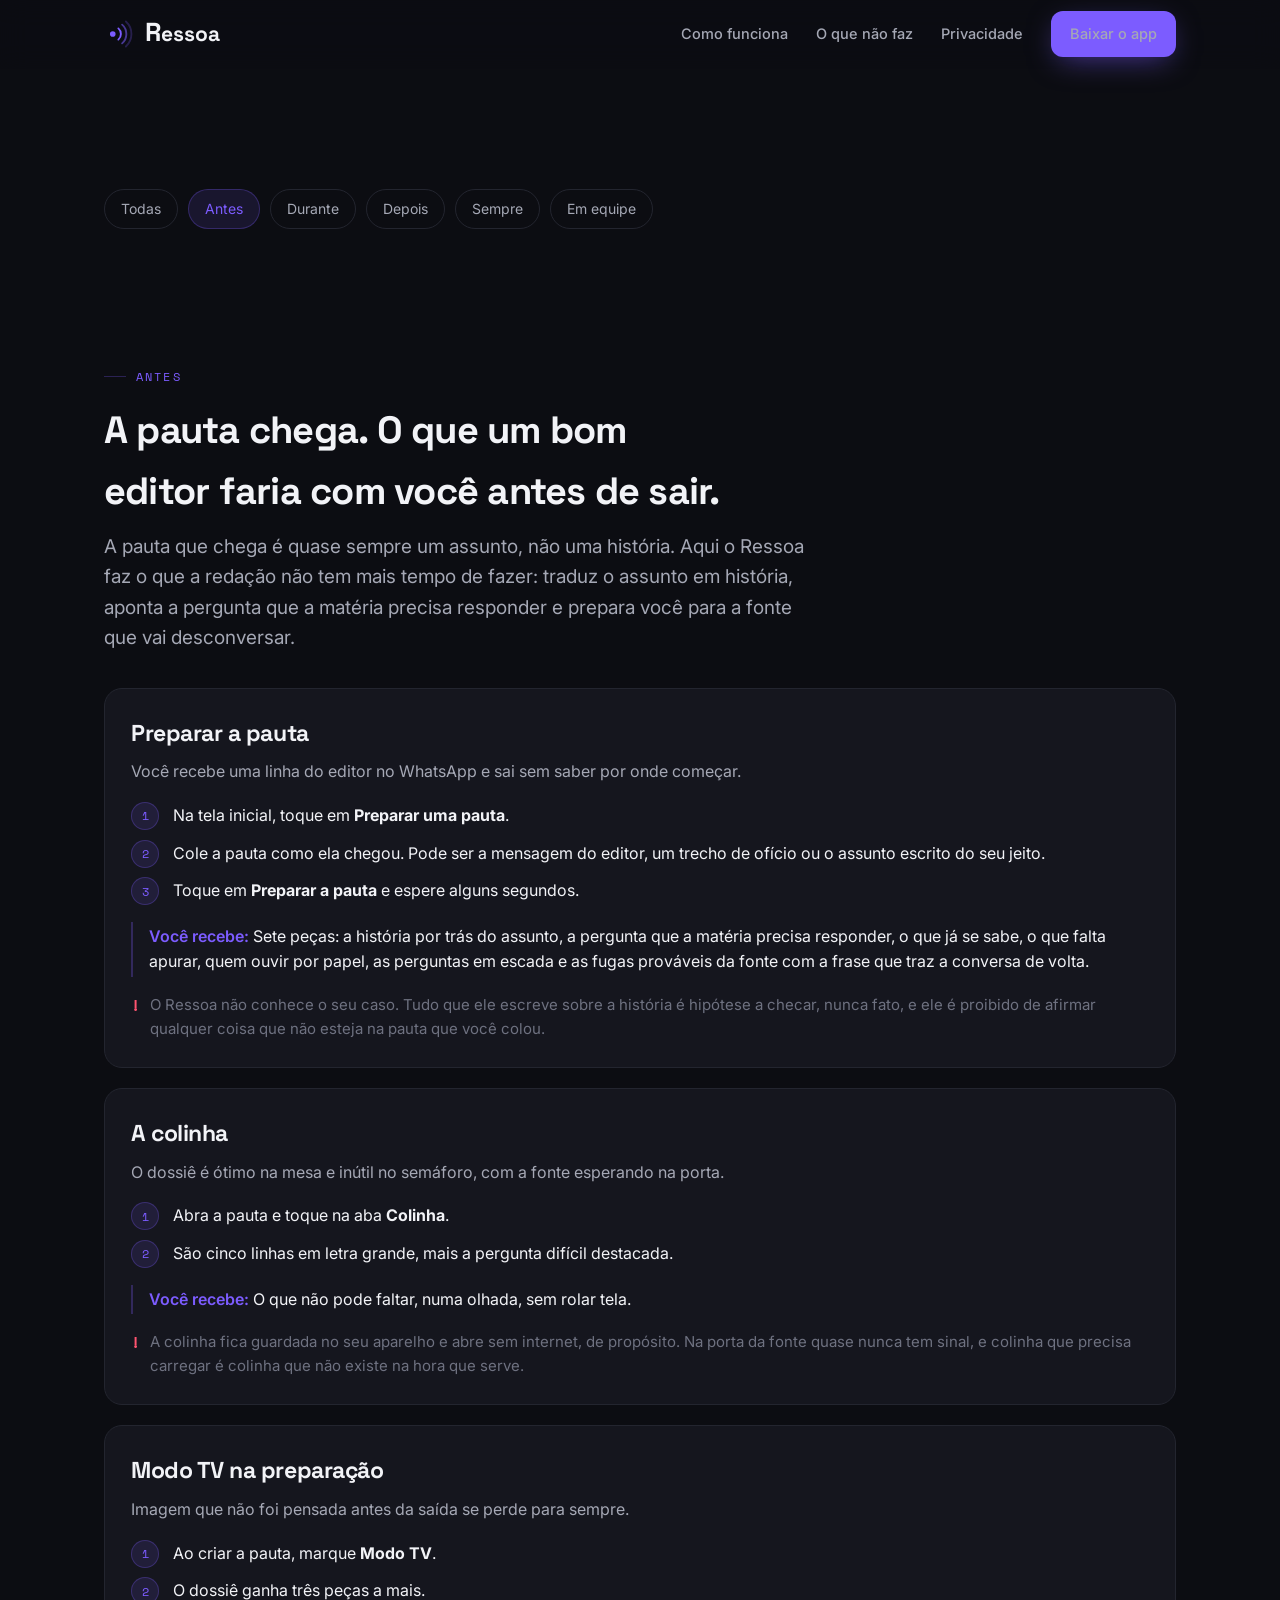
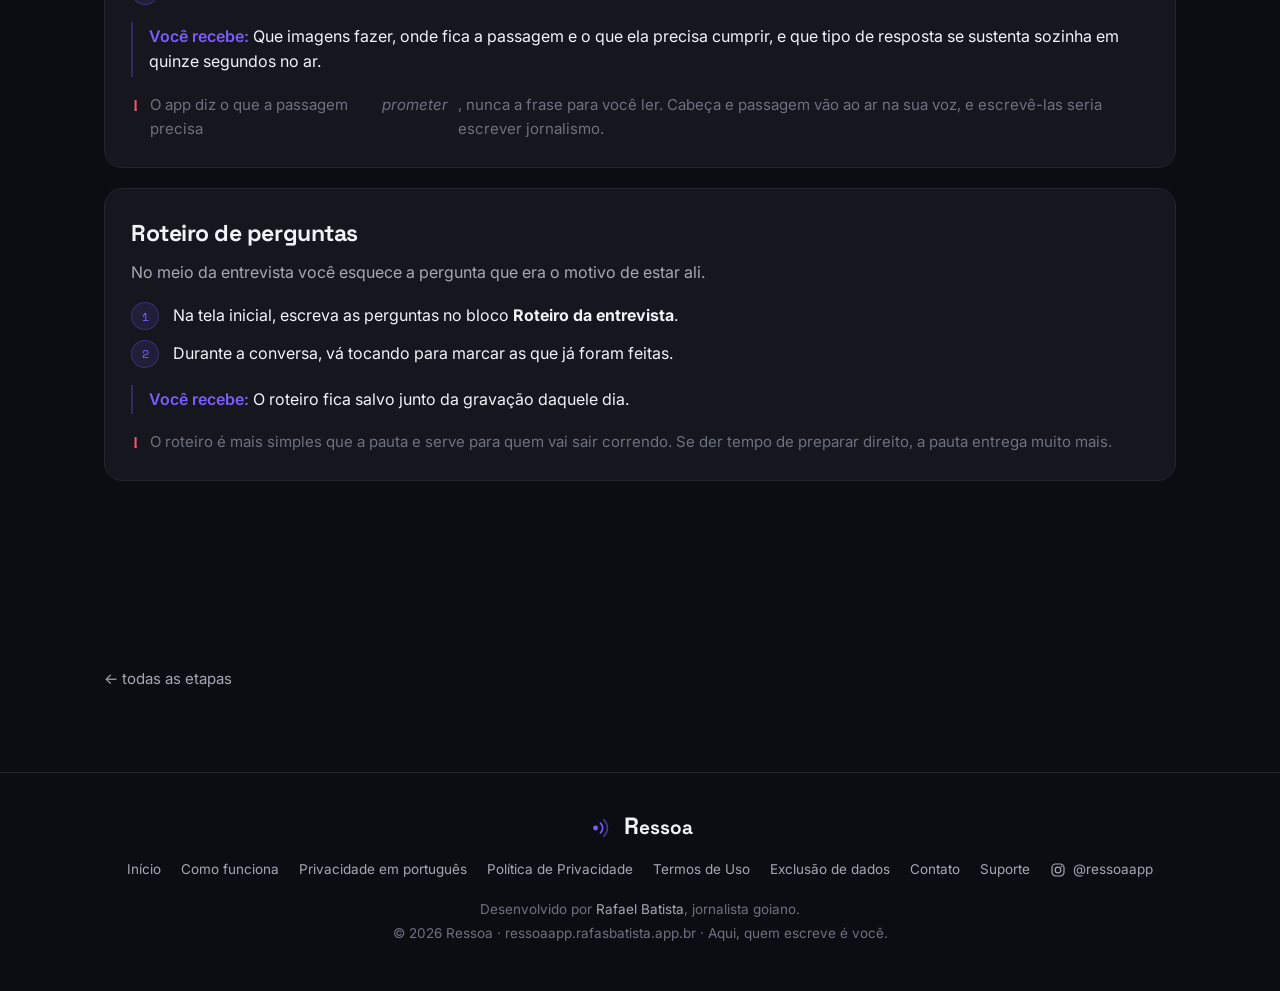
<file: antes.html>
<!doctype html>
<html lang="pt-BR">
<head>
<meta charset="utf-8" />
<meta name="viewport" content="width=device-width, initial-scale=1" />
<title>Antes · Ressoa</title>
<meta name="description" content="A pauta chega. O que um bom editor faria com você antes de sair. Passo a passo de cada função do Ressoa nesta etapa da apuração." />
<meta property="og:title" content="Antes · Ressoa" />
<meta property="og:description" content="A pauta chega. O que um bom editor faria com você antes de sair. Passo a passo de cada função do Ressoa nesta etapa da apuração." />
<meta property="og:type" content="article" />
<meta property="og:site_name" content="Ressoa" />
<meta property="og:locale" content="pt_BR" />
<meta property="og:url" content="https://ressoaapp.rafasbatista.app.br/antes.html" />
<meta property="og:image" content="https://ressoaapp.rafasbatista.app.br/og.png" />
<meta name="twitter:card" content="summary_large_image" />
<link rel="apple-touch-icon" href="https://ressoaapp.rafasbatista.app.br/apple-touch-icon.png" />
<meta name="theme-color" content="#0C0D12" />
<link rel="icon" href="favicon.png" />
<link rel="preconnect" href="https://fonts.googleapis.com" />
<link rel="preconnect" href="https://fonts.gstatic.com" crossorigin />
<link href="https://fonts.googleapis.com/css2?family=Space+Grotesk:wght@500;700&family=Inter:wght@400;500;600&family=Space+Mono:wght@400;700&display=swap" rel="stylesheet" />
<link rel="stylesheet" href="site.css" />
</head>
<body id="top">
<nav id="nav">
  <div class="wrap nav-in">
    <a class="brand" href="/" aria-label="Ressoa, início">
      <svg class="eco" viewBox="0 0 48 48" aria-hidden="true"><circle cx="14" cy="24" r="4.5" fill="currentColor"/><path d="M23 15a12 12 0 0 1 0 18" stroke="currentColor" stroke-width="3" fill="none" stroke-linecap="round"/><path d="M29 9a20 20 0 0 1 0 30" stroke="currentColor" stroke-width="3" fill="none" stroke-linecap="round" opacity=".55"/><path d="M35 4a27 27 0 0 1 0 40" stroke="currentColor" stroke-width="3" fill="none" stroke-linecap="round" opacity=".25"/></svg>
      <span><span class="r">R</span>essoa</span>
    </a>
    <div class="nav-links">
      <a href="como-funciona.html">Como funciona</a>
      <a href="o-que-nao-faz.html">O que não faz</a>
      <a href="privacidade-simples.html">Privacidade</a>
      <a class="btn btn-primary" href="/#baixar">Baixar o app</a>
    </div>
  </div>
</nav>
<main class="wrap" style="padding-top:120px;padding-bottom:80px">
  <div class="trilha"><a href="como-funciona.html">Todas</a><a href="antes.html" aria-current="page">Antes</a><a href="durante.html">Durante</a><a href="depois.html">Depois</a><a href="sempre.html">Sempre</a><a href="equipe.html">Em equipe</a></div>
  <section class="jornada">
    <span class="eyebrow">Antes</span>
    <h2>A pauta chega. O que um bom editor faria com você antes de sair.</h2>
    <p class="lead">A pauta que chega é quase sempre um assunto, não uma história. Aqui o Ressoa faz o que a redação não tem mais tempo de fazer: traduz o assunto em história, aponta a pergunta que a matéria precisa responder e prepara você para a fonte que vai desconversar.</p>
    
      <article class="func">
        <h3>Preparar a pauta</h3>
        <p class="problema">Você recebe uma linha do editor no WhatsApp e sai sem saber por onde começar.</p>
        <ol class="passos">
          <li>Na tela inicial, toque em <strong>Preparar uma pauta</strong>.</li>
          <li>Cole a pauta como ela chegou. Pode ser a mensagem do editor, um trecho de ofício ou o assunto escrito do seu jeito.</li>
          <li>Toque em <strong>Preparar a pauta</strong> e espere alguns segundos.</li>
        </ol>
        <p class="recebe"><strong>Você recebe:</strong> Sete peças: a história por trás do assunto, a pergunta que a matéria precisa responder, o que já se sabe, o que falta apurar, quem ouvir por papel, as perguntas em escada e as fugas prováveis da fonte com a frase que traz a conversa de volta.</p>
        <p class="ressalva">O Ressoa não conhece o seu caso. Tudo que ele escreve sobre a história é hipótese a checar, nunca fato, e ele é proibido de afirmar qualquer coisa que não esteja na pauta que você colou.</p>
      </article>

      <article class="func">
        <h3>A colinha</h3>
        <p class="problema">O dossiê é ótimo na mesa e inútil no semáforo, com a fonte esperando na porta.</p>
        <ol class="passos">
          <li>Abra a pauta e toque na aba <strong>Colinha</strong>.</li>
          <li>São cinco linhas em letra grande, mais a pergunta difícil destacada.</li>
        </ol>
        <p class="recebe"><strong>Você recebe:</strong> O que não pode faltar, numa olhada, sem rolar tela.</p>
        <p class="ressalva">A colinha fica guardada no seu aparelho e abre sem internet, de propósito. Na porta da fonte quase nunca tem sinal, e colinha que precisa carregar é colinha que não existe na hora que serve.</p>
      </article>

      <article class="func">
        <h3>Modo TV na preparação</h3>
        <p class="problema">Imagem que não foi pensada antes da saída se perde para sempre.</p>
        <ol class="passos">
          <li>Ao criar a pauta, marque <strong>Modo TV</strong>.</li>
          <li>O dossiê ganha três peças a mais.</li>
        </ol>
        <p class="recebe"><strong>Você recebe:</strong> Que imagens fazer, onde fica a passagem e o que ela precisa cumprir, e que tipo de resposta se sustenta sozinha em quinze segundos no ar.</p>
        <p class="ressalva">O app diz o que a passagem precisa <em>prometer</em>, nunca a frase para você ler. Cabeça e passagem vão ao ar na sua voz, e escrevê-las seria escrever jornalismo.</p>
      </article>

      <article class="func">
        <h3>Roteiro de perguntas</h3>
        <p class="problema">No meio da entrevista você esquece a pergunta que era o motivo de estar ali.</p>
        <ol class="passos">
          <li>Na tela inicial, escreva as perguntas no bloco <strong>Roteiro da entrevista</strong>.</li>
          <li>Durante a conversa, vá tocando para marcar as que já foram feitas.</li>
        </ol>
        <p class="recebe"><strong>Você recebe:</strong> O roteiro fica salvo junto da gravação daquele dia.</p>
        <p class="ressalva">O roteiro é mais simples que a pauta e serve para quem vai sair correndo. Se der tempo de preparar direito, a pauta entrega muito mais.</p>
      </article>
  </section>
  <a class="voltar-topo" href="como-funciona.html">← todas as etapas</a>
</main>
<footer>
  <div class="wrap foot-in">
    <div class="foot-marca">
      <svg class="eco" viewBox="0 0 48 48" aria-hidden="true"><circle cx="14" cy="24" r="4.5" fill="currentColor"/><path d="M23 15a12 12 0 0 1 0 18" stroke="currentColor" stroke-width="3" fill="none" stroke-linecap="round"/><path d="M29 9a20 20 0 0 1 0 30" stroke="currentColor" stroke-width="3" fill="none" stroke-linecap="round" opacity=".55"/></svg>
      <span><span class="r">R</span>essoa</span>
    </div>
    <div class="foot-links">
      <a href="/">Início</a>
      <a href="como-funciona.html">Como funciona</a>
      <a href="privacidade-simples.html">Privacidade em português</a>
      <a href="privacidade.html">Política de Privacidade</a>
      <a href="termos.html">Termos de Uso</a>
      <a href="exclusao-de-dados.html">Exclusão de dados</a>
      <a href="contato.html">Contato</a>
      <a href="mailto:ressoaapp@rafasbatista.app.br">Suporte</a>
      <a class="foot-ig" href="https://instagram.com/ressoaapp" target="_blank" rel="noopener">
        <svg viewBox="0 0 24 24" aria-hidden="true"><rect x="3" y="3" width="18" height="18" rx="5.5" fill="none" stroke="currentColor" stroke-width="1.8"/><circle cx="12" cy="12" r="4.2" fill="none" stroke="currentColor" stroke-width="1.8"/><circle cx="17.4" cy="6.6" r="1.25" fill="currentColor"/></svg>
        @ressoaapp
      </a>
    </div>
    <div class="foot-fina">
      Desenvolvido por <a href="https://rafasbatista.app.br/" target="_blank" rel="noopener">Rafael Batista</a>, jornalista goiano.<br>
      © 2026 Ressoa · ressoaapp.rafasbatista.app.br · Aqui, quem escreve é você.
    </div>
  </div>
</footer>
</body>
</html>
</file>
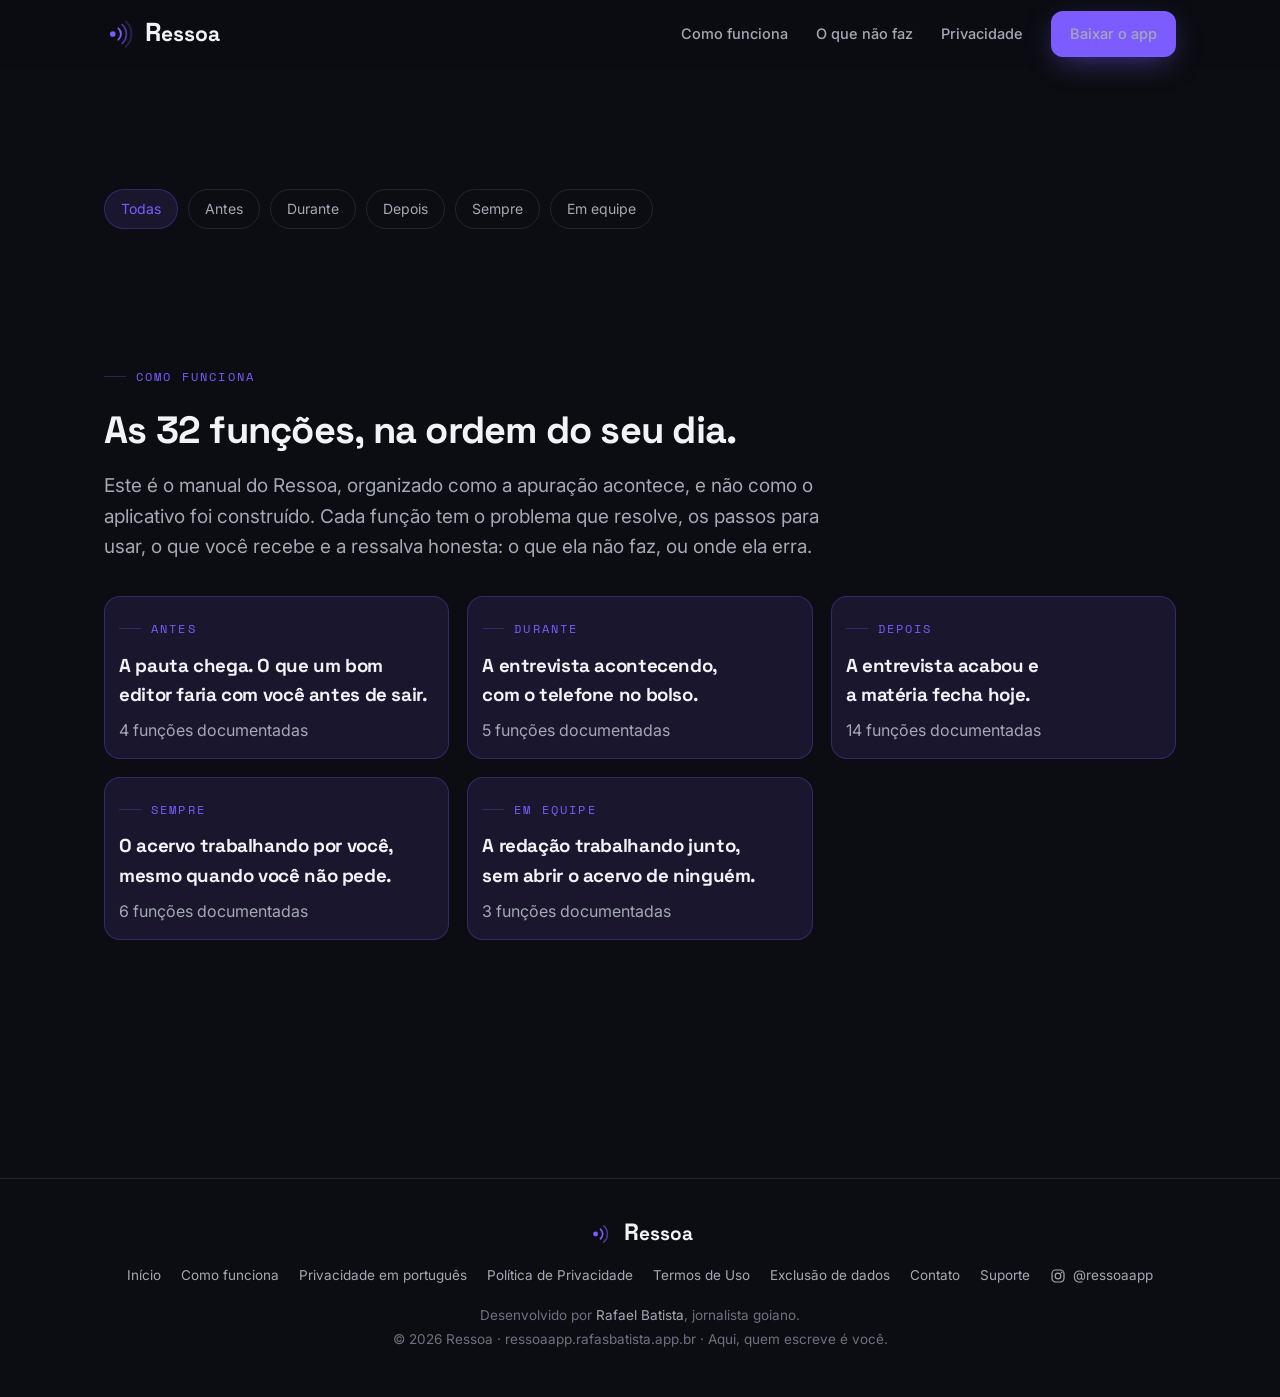
<file: como-funciona.html>
<!doctype html>
<html lang="pt-BR">
<head>
<meta charset="utf-8" />
<meta name="viewport" content="width=device-width, initial-scale=1" />
<title>Como funciona · Ressoa</title>
<meta name="description" content="Passo a passo das 32 funções do Ressoa, na ordem do dia do repórter: antes da entrevista, durante, depois, sempre e em equipe." />
<meta property="og:title" content="Como funciona · Ressoa" />
<meta property="og:description" content="Passo a passo das 32 funções do Ressoa, na ordem do dia do repórter: antes da entrevista, durante, depois, sempre e em equipe." />
<meta property="og:type" content="article" />
<meta property="og:site_name" content="Ressoa" />
<meta property="og:locale" content="pt_BR" />
<meta property="og:url" content="https://ressoaapp.rafasbatista.app.br/como-funciona.html" />
<meta property="og:image" content="https://ressoaapp.rafasbatista.app.br/og.png" />
<meta name="twitter:card" content="summary_large_image" />
<link rel="apple-touch-icon" href="https://ressoaapp.rafasbatista.app.br/apple-touch-icon.png" />
<meta name="theme-color" content="#0C0D12" />
<link rel="icon" href="favicon.png" />
<link rel="preconnect" href="https://fonts.googleapis.com" />
<link rel="preconnect" href="https://fonts.gstatic.com" crossorigin />
<link href="https://fonts.googleapis.com/css2?family=Space+Grotesk:wght@500;700&family=Inter:wght@400;500;600&family=Space+Mono:wght@400;700&display=swap" rel="stylesheet" />
<link rel="stylesheet" href="site.css" />
</head>
<body id="top">
<nav id="nav">
  <div class="wrap nav-in">
    <a class="brand" href="/" aria-label="Ressoa, início">
      <svg class="eco" viewBox="0 0 48 48" aria-hidden="true"><circle cx="14" cy="24" r="4.5" fill="currentColor"/><path d="M23 15a12 12 0 0 1 0 18" stroke="currentColor" stroke-width="3" fill="none" stroke-linecap="round"/><path d="M29 9a20 20 0 0 1 0 30" stroke="currentColor" stroke-width="3" fill="none" stroke-linecap="round" opacity=".55"/><path d="M35 4a27 27 0 0 1 0 40" stroke="currentColor" stroke-width="3" fill="none" stroke-linecap="round" opacity=".25"/></svg>
      <span><span class="r">R</span>essoa</span>
    </a>
    <div class="nav-links">
      <a href="como-funciona.html">Como funciona</a>
      <a href="o-que-nao-faz.html">O que não faz</a>
      <a href="privacidade-simples.html">Privacidade</a>
      <a class="btn btn-primary" href="/#baixar">Baixar o app</a>
    </div>
  </div>
</nav>
<main class="wrap" style="padding-top:120px;padding-bottom:80px">
  <div class="trilha"><a href="como-funciona.html" aria-current="page">Todas</a><a href="antes.html">Antes</a><a href="durante.html">Durante</a><a href="depois.html">Depois</a><a href="sempre.html">Sempre</a><a href="equipe.html">Em equipe</a></div>
  <section class="jornada">
    <span class="eyebrow">Como funciona</span>
    <h2>As 32 funções, na ordem do seu dia.</h2>
    <p class="lead">
      Este é o manual do Ressoa, organizado como a apuração acontece, e não como o aplicativo foi
      construído. Cada função tem o problema que resolve, os passos para usar, o que você recebe e
      a ressalva honesta: o que ela não faz, ou onde ela erra.
    </p>
    <div class="mini-grid" style="margin-top:26px">
      
      <a class="card hl" href="antes.html" style="display:block">
        <span class="eyebrow">Antes</span>
        <h3 style="margin:12px 0 8px">A pauta chega. O que um bom editor faria com você antes de sair.</h3>
        <p style="color:var(--text-2);margin:0">4 funções documentadas</p>
      </a>

      <a class="card hl" href="durante.html" style="display:block">
        <span class="eyebrow">Durante</span>
        <h3 style="margin:12px 0 8px">A entrevista acontecendo, com o telefone no bolso.</h3>
        <p style="color:var(--text-2);margin:0">5 funções documentadas</p>
      </a>

      <a class="card hl" href="depois.html" style="display:block">
        <span class="eyebrow">Depois</span>
        <h3 style="margin:12px 0 8px">A entrevista acabou e a matéria fecha hoje.</h3>
        <p style="color:var(--text-2);margin:0">14 funções documentadas</p>
      </a>

      <a class="card hl" href="sempre.html" style="display:block">
        <span class="eyebrow">Sempre</span>
        <h3 style="margin:12px 0 8px">O acervo trabalhando por você, mesmo quando você não pede.</h3>
        <p style="color:var(--text-2);margin:0">6 funções documentadas</p>
      </a>

      <a class="card hl" href="equipe.html" style="display:block">
        <span class="eyebrow">Em equipe</span>
        <h3 style="margin:12px 0 8px">A redação trabalhando junto, sem abrir o acervo de ninguém.</h3>
        <p style="color:var(--text-2);margin:0">3 funções documentadas</p>
      </a>
    </div>
  </section>
</main>
<footer>
  <div class="wrap foot-in">
    <div class="foot-marca">
      <svg class="eco" viewBox="0 0 48 48" aria-hidden="true"><circle cx="14" cy="24" r="4.5" fill="currentColor"/><path d="M23 15a12 12 0 0 1 0 18" stroke="currentColor" stroke-width="3" fill="none" stroke-linecap="round"/><path d="M29 9a20 20 0 0 1 0 30" stroke="currentColor" stroke-width="3" fill="none" stroke-linecap="round" opacity=".55"/></svg>
      <span><span class="r">R</span>essoa</span>
    </div>
    <div class="foot-links">
      <a href="/">Início</a>
      <a href="como-funciona.html">Como funciona</a>
      <a href="privacidade-simples.html">Privacidade em português</a>
      <a href="privacidade.html">Política de Privacidade</a>
      <a href="termos.html">Termos de Uso</a>
      <a href="exclusao-de-dados.html">Exclusão de dados</a>
      <a href="contato.html">Contato</a>
      <a href="mailto:ressoaapp@rafasbatista.app.br">Suporte</a>
      <a class="foot-ig" href="https://instagram.com/ressoaapp" target="_blank" rel="noopener">
        <svg viewBox="0 0 24 24" aria-hidden="true"><rect x="3" y="3" width="18" height="18" rx="5.5" fill="none" stroke="currentColor" stroke-width="1.8"/><circle cx="12" cy="12" r="4.2" fill="none" stroke="currentColor" stroke-width="1.8"/><circle cx="17.4" cy="6.6" r="1.25" fill="currentColor"/></svg>
        @ressoaapp
      </a>
    </div>
    <div class="foot-fina">
      Desenvolvido por <a href="https://rafasbatista.app.br/" target="_blank" rel="noopener">Rafael Batista</a>, jornalista goiano.<br>
      © 2026 Ressoa · ressoaapp.rafasbatista.app.br · Aqui, quem escreve é você.
    </div>
  </div>
</footer>
</body>
</html>
</file>
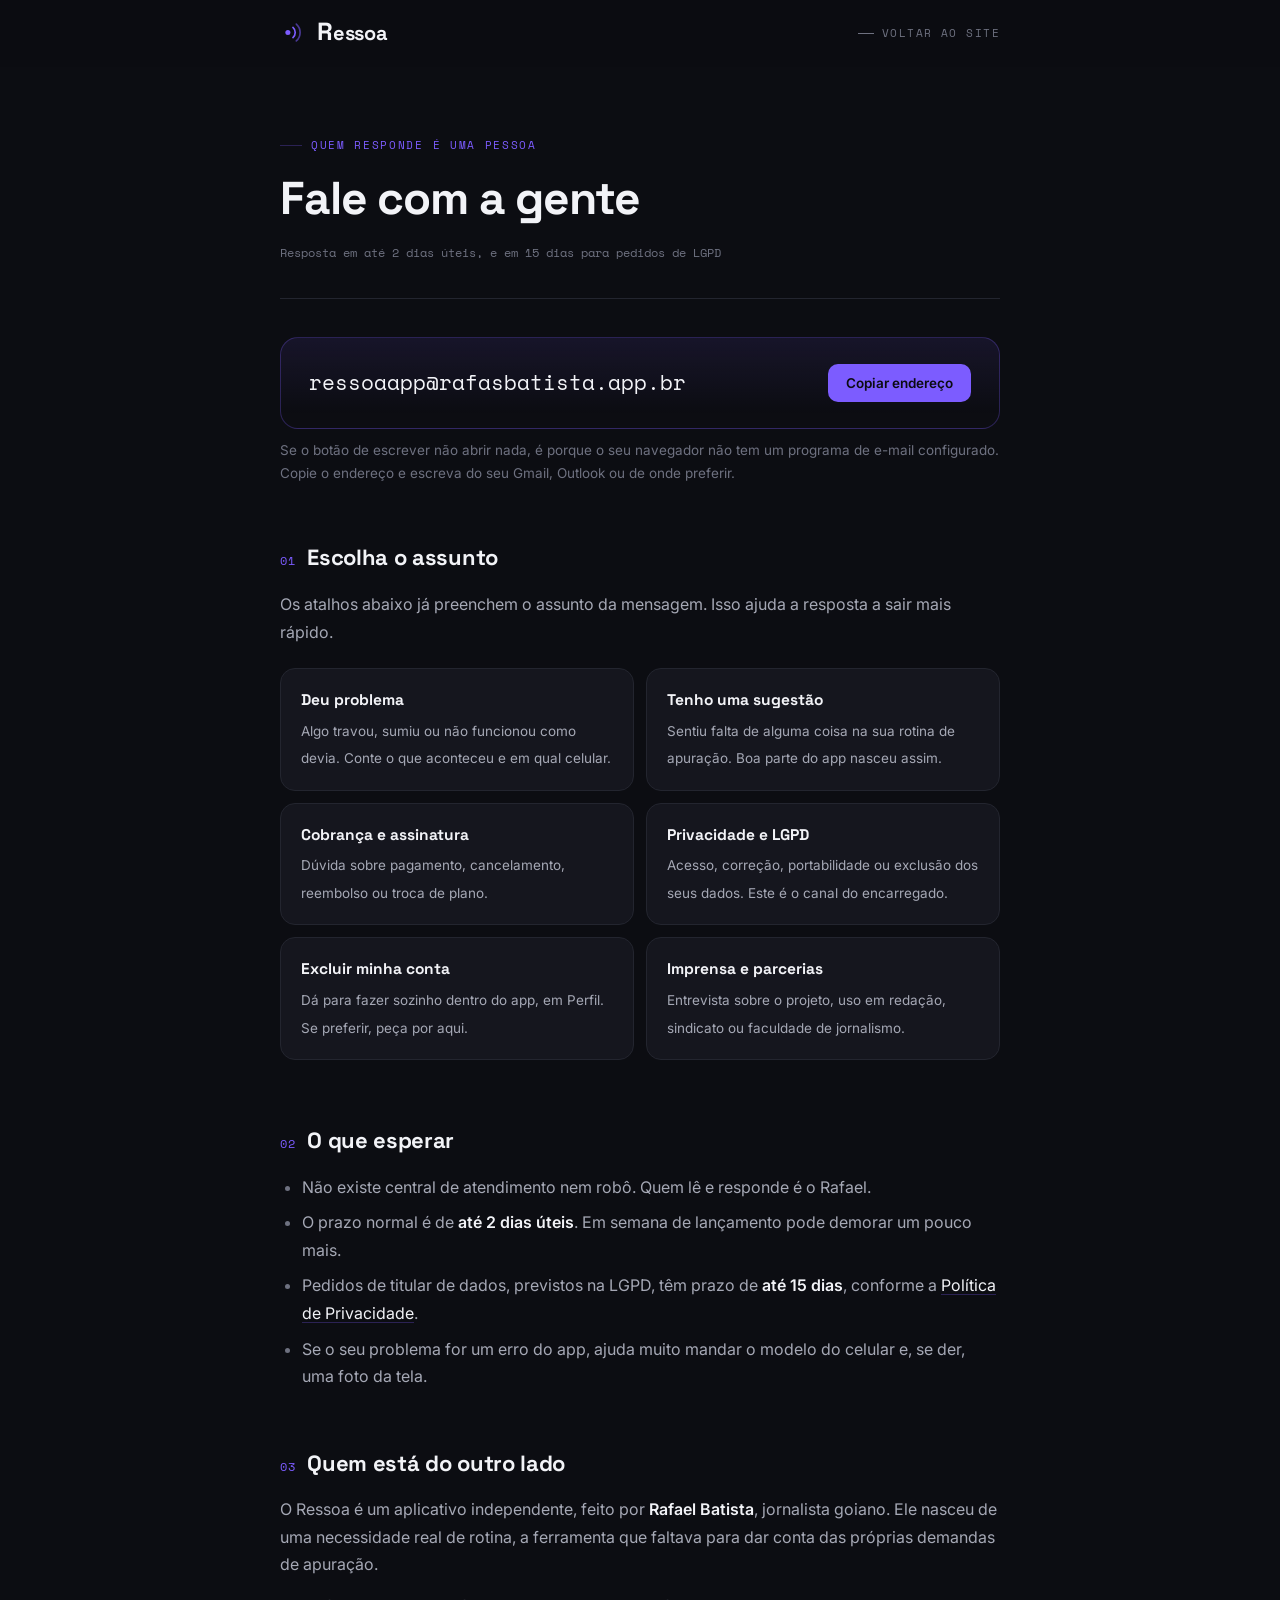
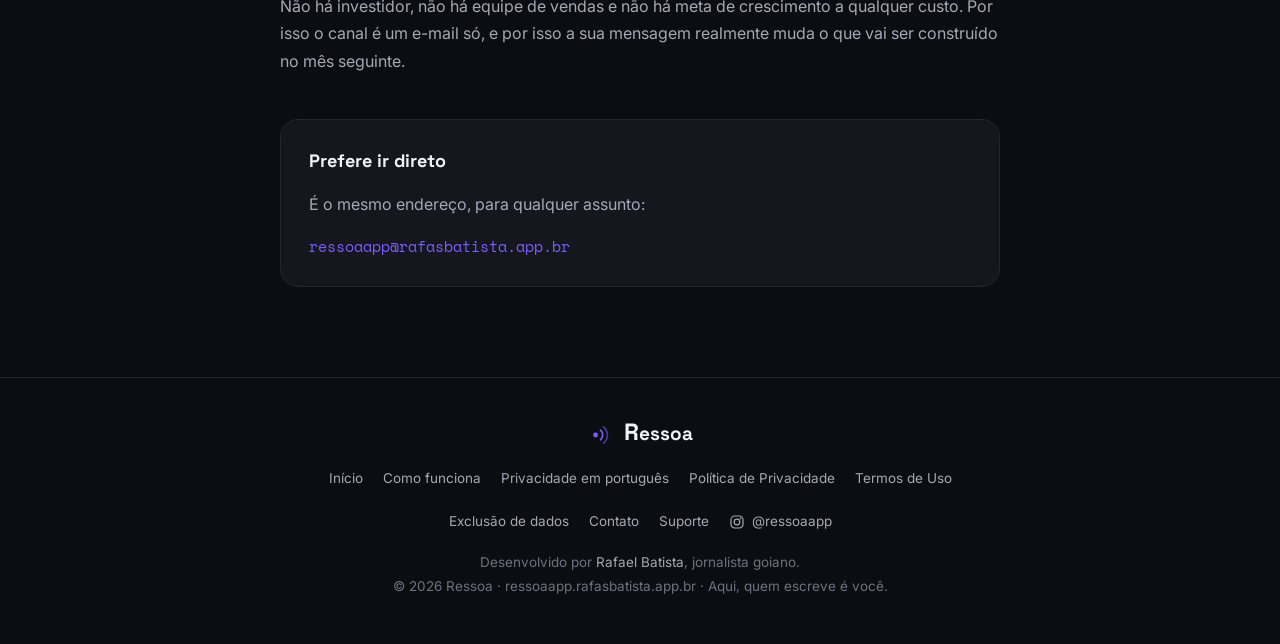
<file: contato.html>
<!doctype html>
<html lang="pt-BR">
<head>
<meta charset="utf-8" />
<meta name="viewport" content="width=device-width, initial-scale=1" />
<title>Contato | Ressoa</title>
<meta name="description" content="Fale com quem faz o Ressoa. Suporte, sugestões, privacidade, cobrança e imprensa, no e-mail ressoaapp@rafasbatista.app.br." />
<meta name="theme-color" content="#0C0D12" />
<link rel="icon" type="image/png" href="favicon.png" />
<link rel="preconnect" href="https://fonts.googleapis.com" />
<link rel="preconnect" href="https://fonts.gstatic.com" crossorigin />
<link href="https://fonts.googleapis.com/css2?family=Space+Grotesk:wght@500;700&family=Inter:wght@400;500;600&family=Space+Mono:wght@400;700&display=swap" rel="stylesheet" />
<link rel="stylesheet" href="legal.css" />
</head>
<body>

<div class="topbar" id="topbar">
  <div class="wrap">
    <a class="brand" href="/">
      <svg class="eco" viewBox="0 0 48 48" aria-hidden="true"><circle cx="14" cy="24" r="4.5" fill="currentColor"/><path d="M23 15a12 12 0 0 1 0 18" stroke="currentColor" stroke-width="3" fill="none" stroke-linecap="round"/><path d="M29 9a20 20 0 0 1 0 30" stroke="currentColor" stroke-width="3" fill="none" stroke-linecap="round" opacity=".55"/></svg>
      <span><span class="r">R</span>essoa</span>
    </a>
    <a class="voltar" href="/">Voltar ao site</a>
  </div>
</div>

<div class="wrap">

<header class="doc">
  <div class="selo">Quem responde é uma pessoa</div>
  <h1>Fale com a gente</h1>
  <div class="datas">Resposta em até 2 dias úteis, e em 15 dias para pedidos de LGPD</div>
</header>

<main>

<div class="email-caixa">
  <a class="end" id="endereco" href="mailto:ressoaapp@rafasbatista.app.br">ressoaapp@rafasbatista.app.br</a>
  <button class="copiar" id="copiar" type="button">Copiar endereço</button>
</div>
<p style="font-size:13.5px;color:#6E7180;margin-top:10px">Se o botão de escrever não abrir nada, é porque o seu navegador não tem um programa de e-mail configurado. Copie o endereço e escreva do seu Gmail, Outlook ou de onde preferir.</p>

<section class="item">
  <h2><span class="n">01</span> Escolha o assunto</h2>
  <p>Os atalhos abaixo já preenchem o assunto da mensagem. Isso ajuda a resposta a sair mais rápido.</p>
  <div class="assuntos">
    <a class="assunto" href="mailto:ressoaapp@rafasbatista.app.br?subject=Suporte%20no%20Ressoa">
      <b>Deu problema</b>
      <span>Algo travou, sumiu ou não funcionou como devia. Conte o que aconteceu e em qual celular.</span>
    </a>
    <a class="assunto" href="mailto:ressoaapp@rafasbatista.app.br?subject=Sugest%C3%A3o%20para%20o%20Ressoa">
      <b>Tenho uma sugestão</b>
      <span>Sentiu falta de alguma coisa na sua rotina de apuração. Boa parte do app nasceu assim.</span>
    </a>
    <a class="assunto" href="mailto:ressoaapp@rafasbatista.app.br?subject=Cobran%C3%A7a%20ou%20assinatura">
      <b>Cobrança e assinatura</b>
      <span>Dúvida sobre pagamento, cancelamento, reembolso ou troca de plano.</span>
    </a>
    <a class="assunto" href="mailto:ressoaapp@rafasbatista.app.br?subject=Privacidade%20e%20LGPD">
      <b>Privacidade e LGPD</b>
      <span>Acesso, correção, portabilidade ou exclusão dos seus dados. Este é o canal do encarregado.</span>
    </a>
    <a class="assunto" href="mailto:ressoaapp@rafasbatista.app.br?subject=Pedido%20de%20exclus%C3%A3o%20de%20conta">
      <b>Excluir minha conta</b>
      <!-- Sem link aqui dentro: âncora dentro de âncora quebra o cartão.
           O caminho para a página de exclusão está no topo e no rodapé. -->
      <span>Dá para fazer sozinho dentro do app, em Perfil. Se preferir, peça por aqui.</span>
    </a>
    <a class="assunto" href="mailto:ressoaapp@rafasbatista.app.br?subject=Imprensa%20ou%20parceria">
      <b>Imprensa e parcerias</b>
      <span>Entrevista sobre o projeto, uso em redação, sindicato ou faculdade de jornalismo.</span>
    </a>
  </div>
</section>

<section class="item">
  <h2><span class="n">02</span> O que esperar</h2>
  <ul>
    <li>Não existe central de atendimento nem robô. Quem lê e responde é o Rafael.</li>
    <li>O prazo normal é de <strong>até 2 dias úteis</strong>. Em semana de lançamento pode demorar um pouco mais.</li>
    <li>Pedidos de titular de dados, previstos na LGPD, têm prazo de <strong>até 15 dias</strong>, conforme a <a href="privacidade.html">Política de Privacidade</a>.</li>
    <li>Se o seu problema for um erro do app, ajuda muito mandar o modelo do celular e, se der, uma foto da tela.</li>
  </ul>
</section>

<section class="item">
  <h2><span class="n">03</span> Quem está do outro lado</h2>
  <p>O Ressoa é um aplicativo independente, feito por <strong>Rafael Batista</strong>, jornalista goiano. Ele nasceu de uma necessidade real de rotina, a ferramenta que faltava para dar conta das próprias demandas de apuração.</p>
  <p>Não há investidor, não há equipe de vendas e não há meta de crescimento a qualquer custo. Por isso o canal é um e-mail só, e por isso a sua mensagem realmente muda o que vai ser construído no mês seguinte.</p>
</section>

<div class="contato">
  <h2>Prefere ir direto</h2>
  <p>É o mesmo endereço, para qualquer assunto:</p>
  <a class="mail" href="mailto:ressoaapp@rafasbatista.app.br">ressoaapp@rafasbatista.app.br</a>
</div>

</main>
</div>

<footer>
  <div class="wrap foot-in">
    <div class="foot-marca">
      <svg class="eco" viewBox="0 0 48 48" aria-hidden="true"><circle cx="14" cy="24" r="4.5" fill="currentColor"/><path d="M23 15a12 12 0 0 1 0 18" stroke="currentColor" stroke-width="3" fill="none" stroke-linecap="round"/><path d="M29 9a20 20 0 0 1 0 30" stroke="currentColor" stroke-width="3" fill="none" stroke-linecap="round" opacity=".55"/></svg>
      <span><span class="r">R</span>essoa</span>
    </div>
    <div class="foot-links">
      <a href="/">Início</a>
      <a href="como-funciona.html">Como funciona</a>
      <a href="privacidade-simples.html">Privacidade em português</a>
      <a href="privacidade.html">Política de Privacidade</a>
      <a href="termos.html">Termos de Uso</a>
      <a href="exclusao-de-dados.html">Exclusão de dados</a>
      <a href="contato.html">Contato</a>
      <a href="mailto:ressoaapp@rafasbatista.app.br">Suporte</a>
      <a class="foot-ig" href="https://instagram.com/ressoaapp" target="_blank" rel="noopener">
        <svg viewBox="0 0 24 24" aria-hidden="true"><rect x="3" y="3" width="18" height="18" rx="5.5" fill="none" stroke="currentColor" stroke-width="1.8"/><circle cx="12" cy="12" r="4.2" fill="none" stroke="currentColor" stroke-width="1.8"/><circle cx="17.4" cy="6.6" r="1.25" fill="currentColor"/></svg>
        @ressoaapp
      </a>
    </div>
    <div class="foot-fina">
      Desenvolvido por <a href="https://rafasbatista.app.br/" target="_blank" rel="noopener">Rafael Batista</a>, jornalista goiano.<br>
      © 2026 Ressoa · ressoaapp.rafasbatista.app.br · Aqui, quem escreve é você.
    </div>
  </div>
</footer>

<script>
  var tb = document.getElementById('topbar');
  addEventListener('scroll', function () {
    tb.classList.toggle('scrolled', scrollY > 8);
  }, { passive: true });

  var botao = document.getElementById('copiar');
  botao.addEventListener('click', function () {
    var email = document.getElementById('endereco').textContent.trim();
    function avisar() {
      botao.textContent = 'Copiado';
      botao.classList.add('feito');
      setTimeout(function () {
        botao.textContent = 'Copiar endereço';
        botao.classList.remove('feito');
      }, 2200);
    }
    if (navigator.clipboard && navigator.clipboard.writeText) {
      navigator.clipboard.writeText(email).then(avisar, seleciona);
    } else {
      seleciona();
    }
    // Sem permissão de área de transferência, ao menos deixa o texto selecionado.
    function seleciona() {
      var faixa = document.createRange();
      faixa.selectNodeContents(document.getElementById('endereco'));
      var sel = getSelection();
      sel.removeAllRanges();
      sel.addRange(faixa);
      botao.textContent = 'Selecionado, copie';
    }
  });
</script>

</body>
</html>
</file>
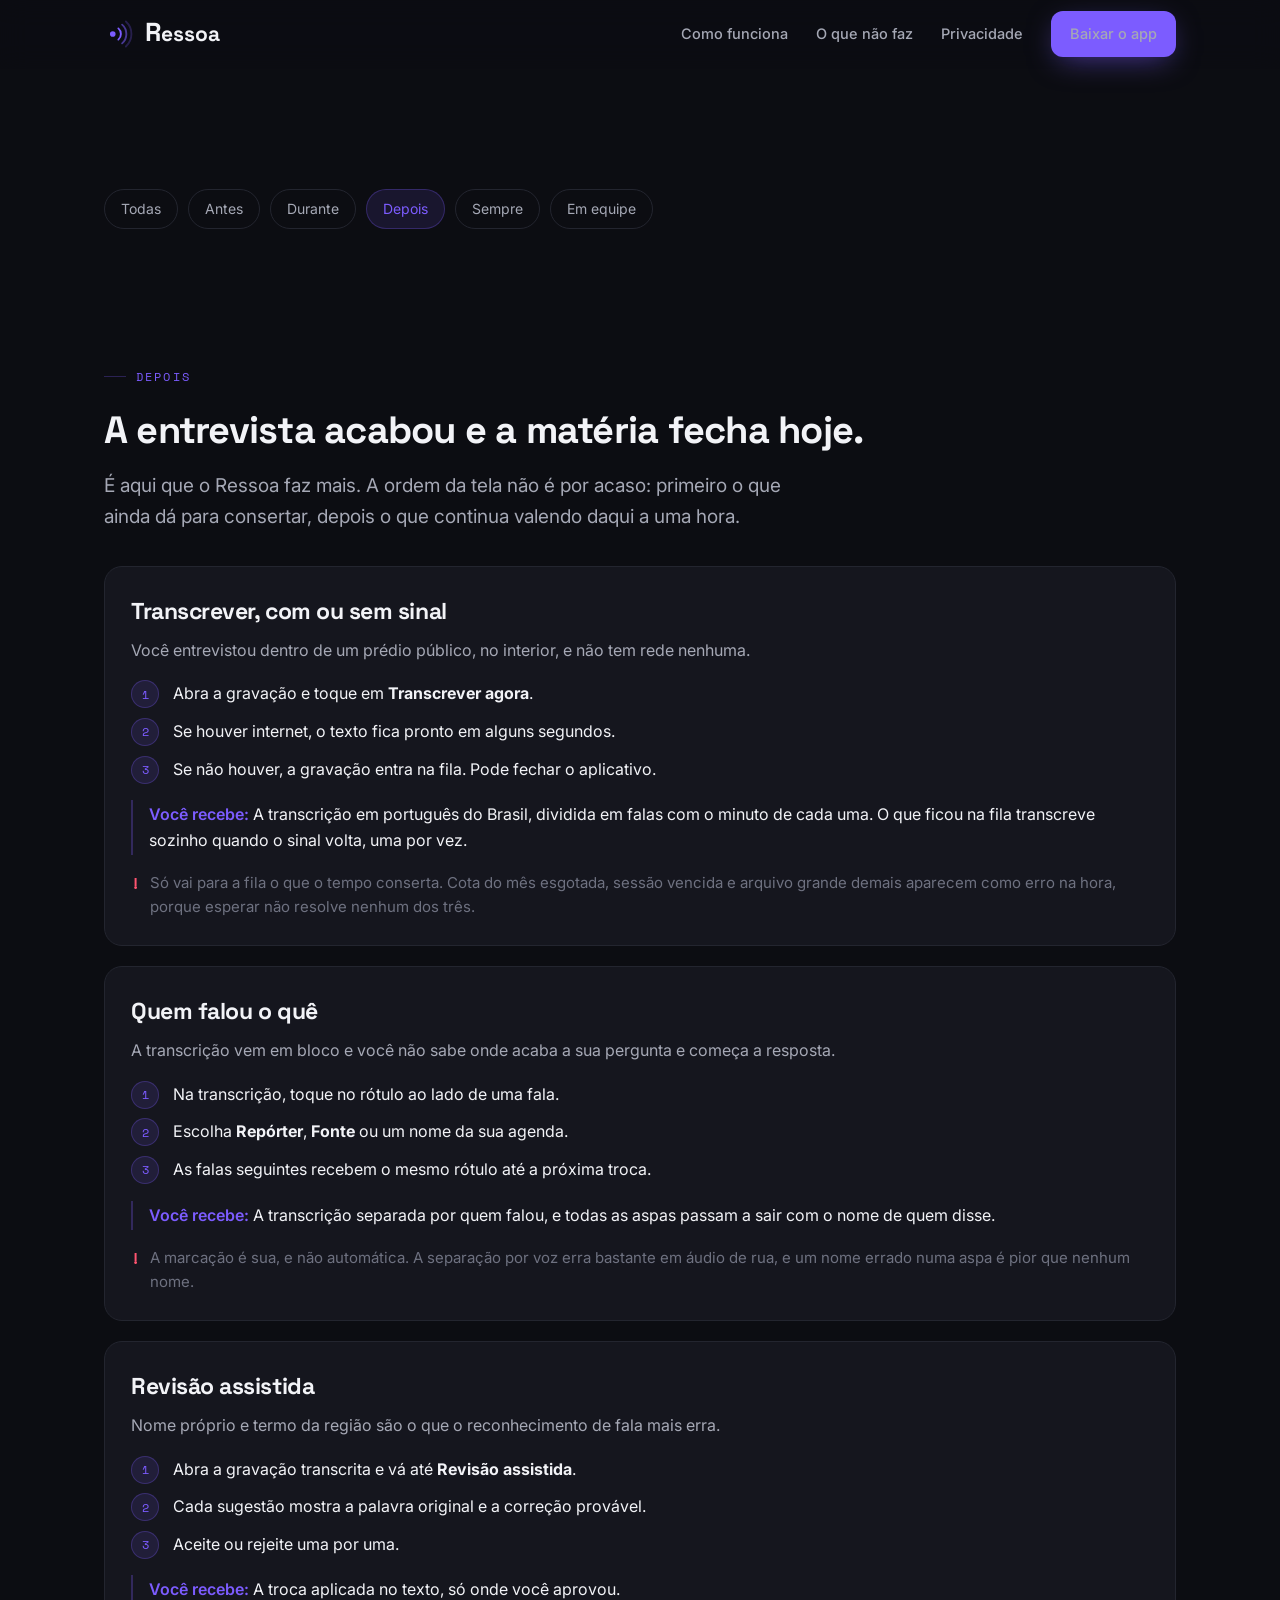
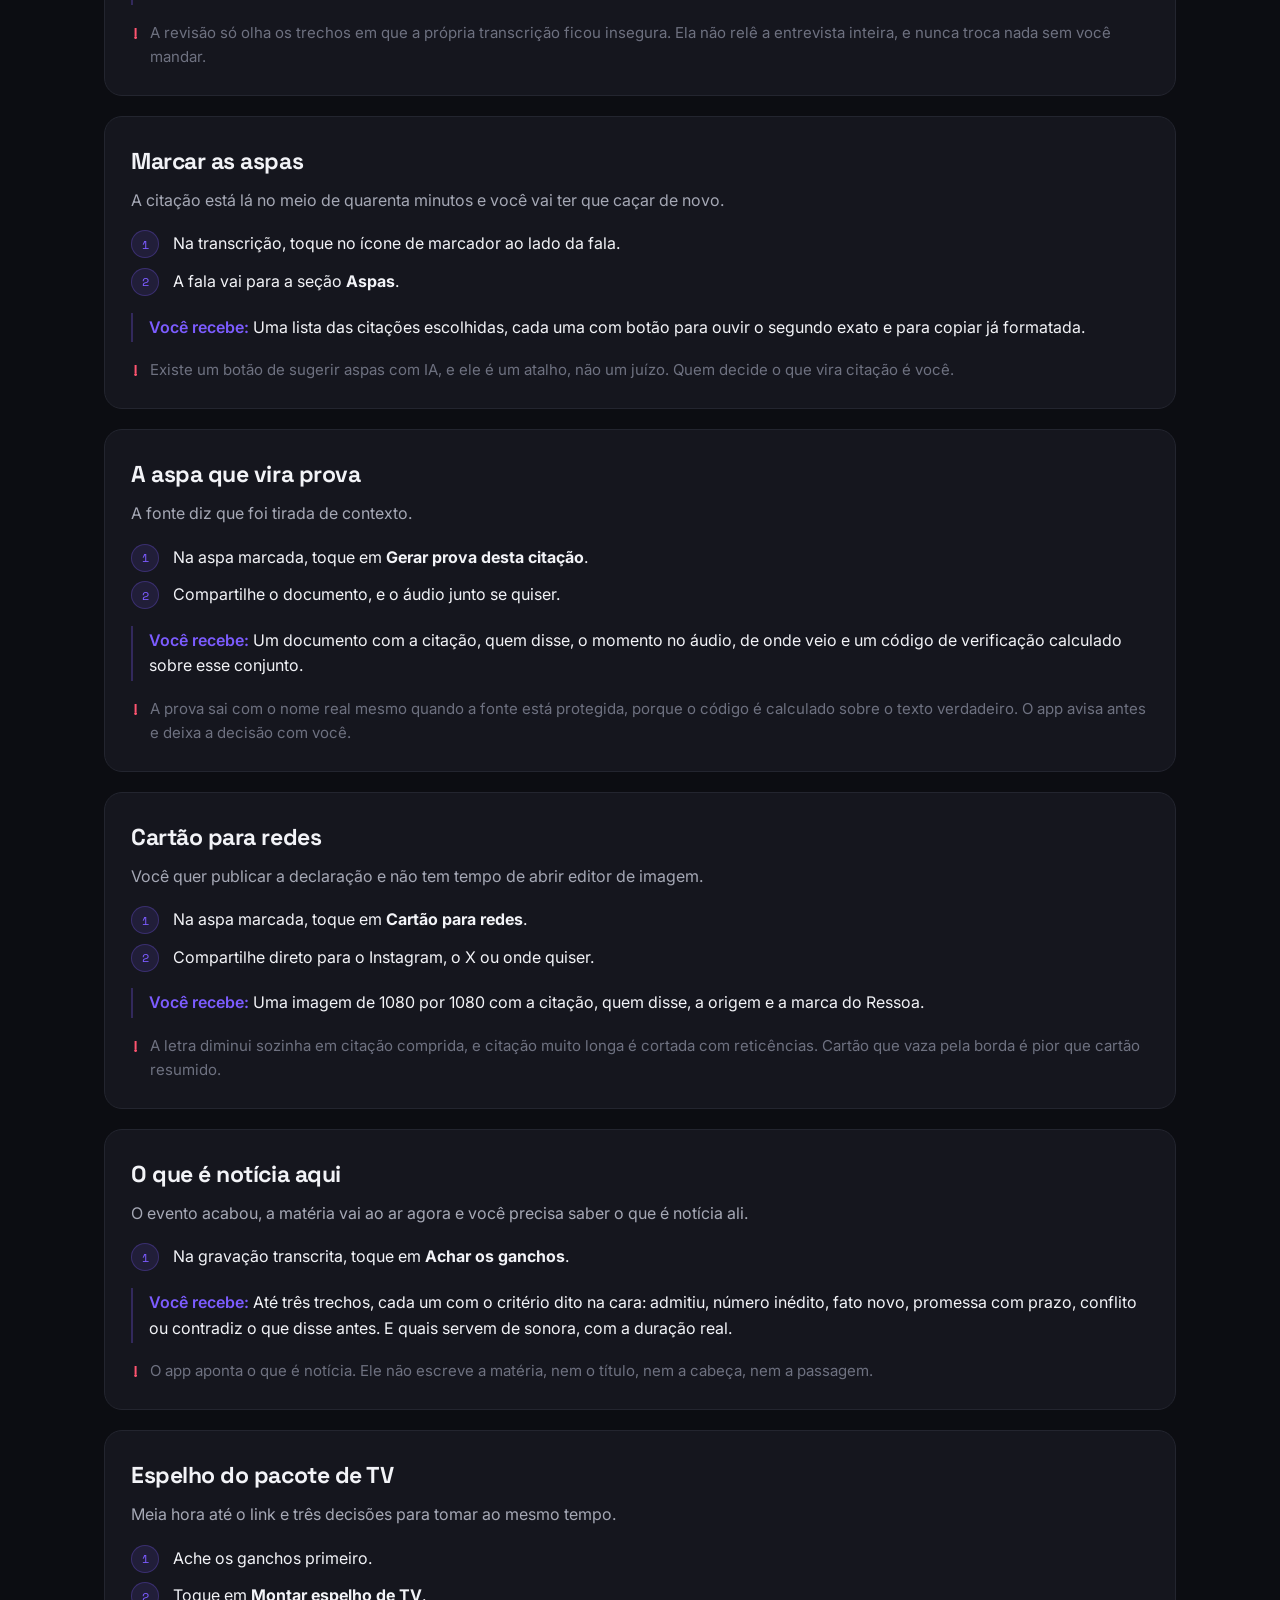
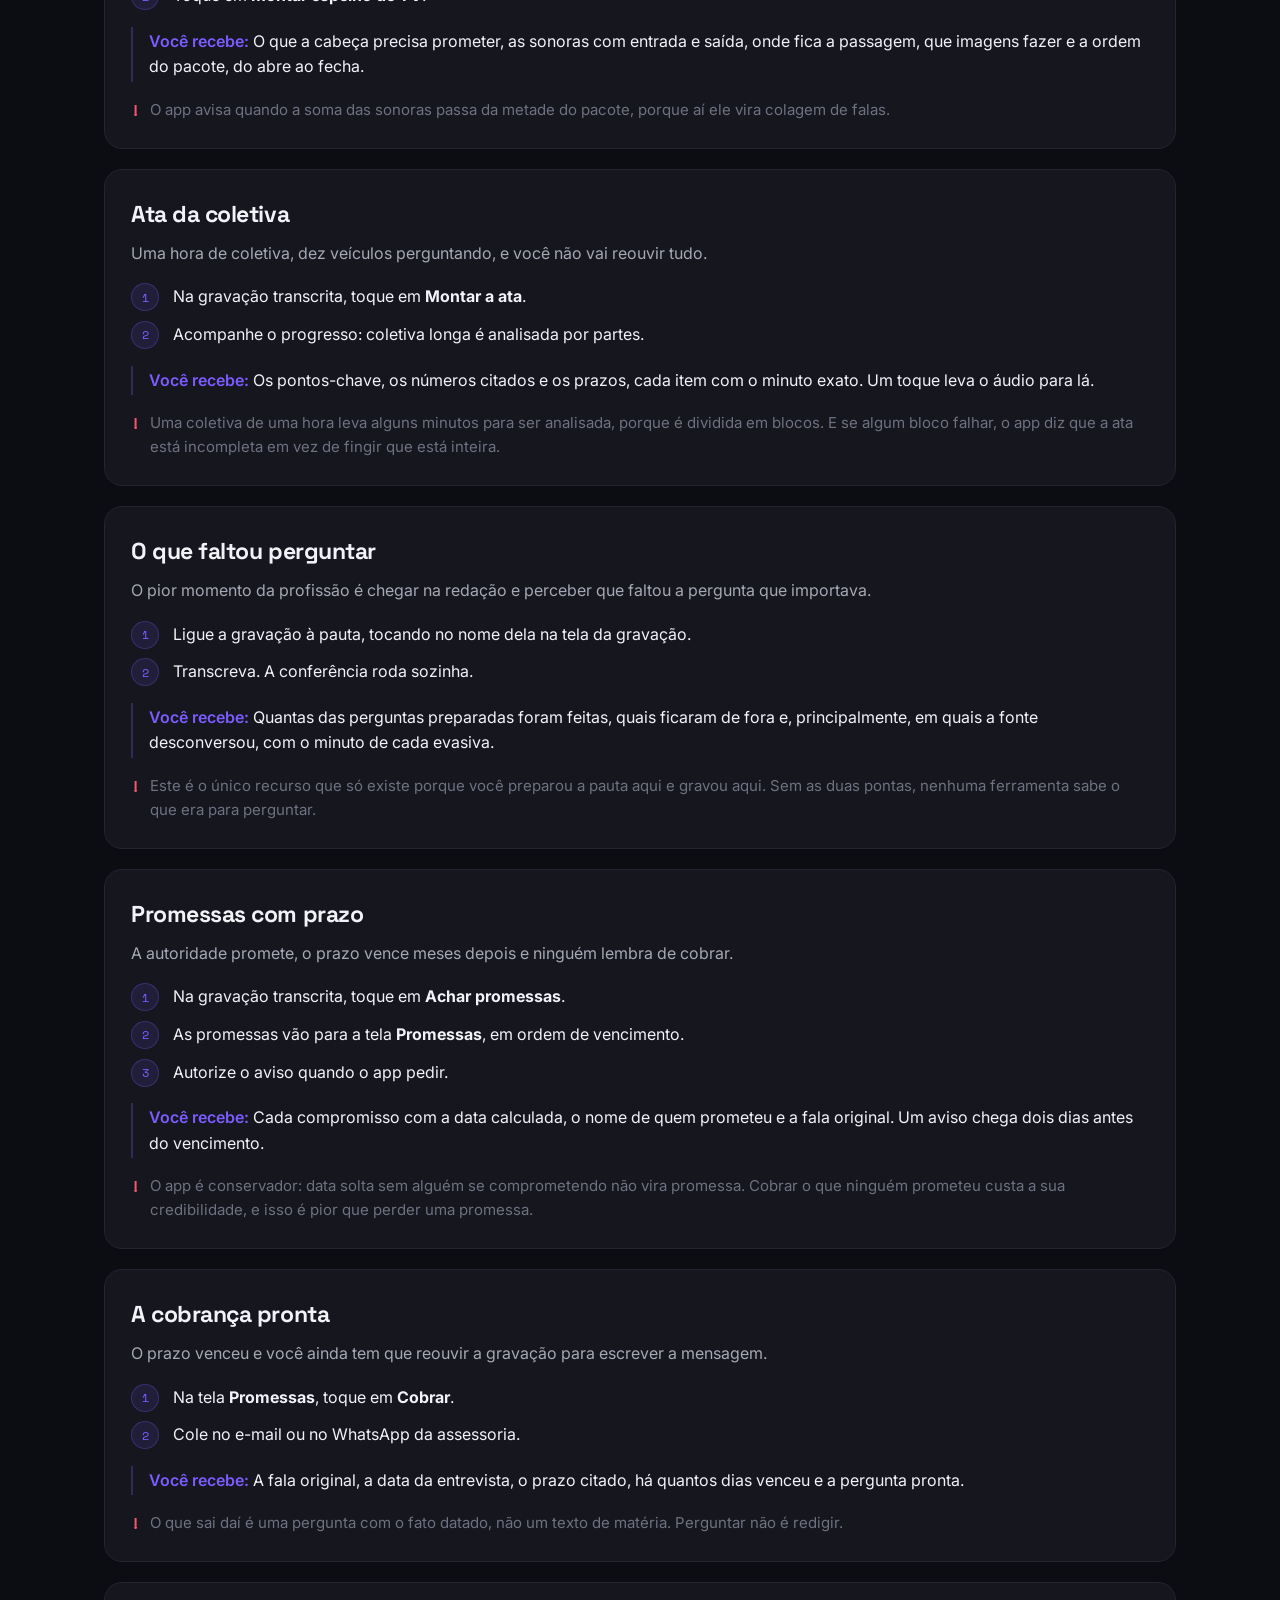
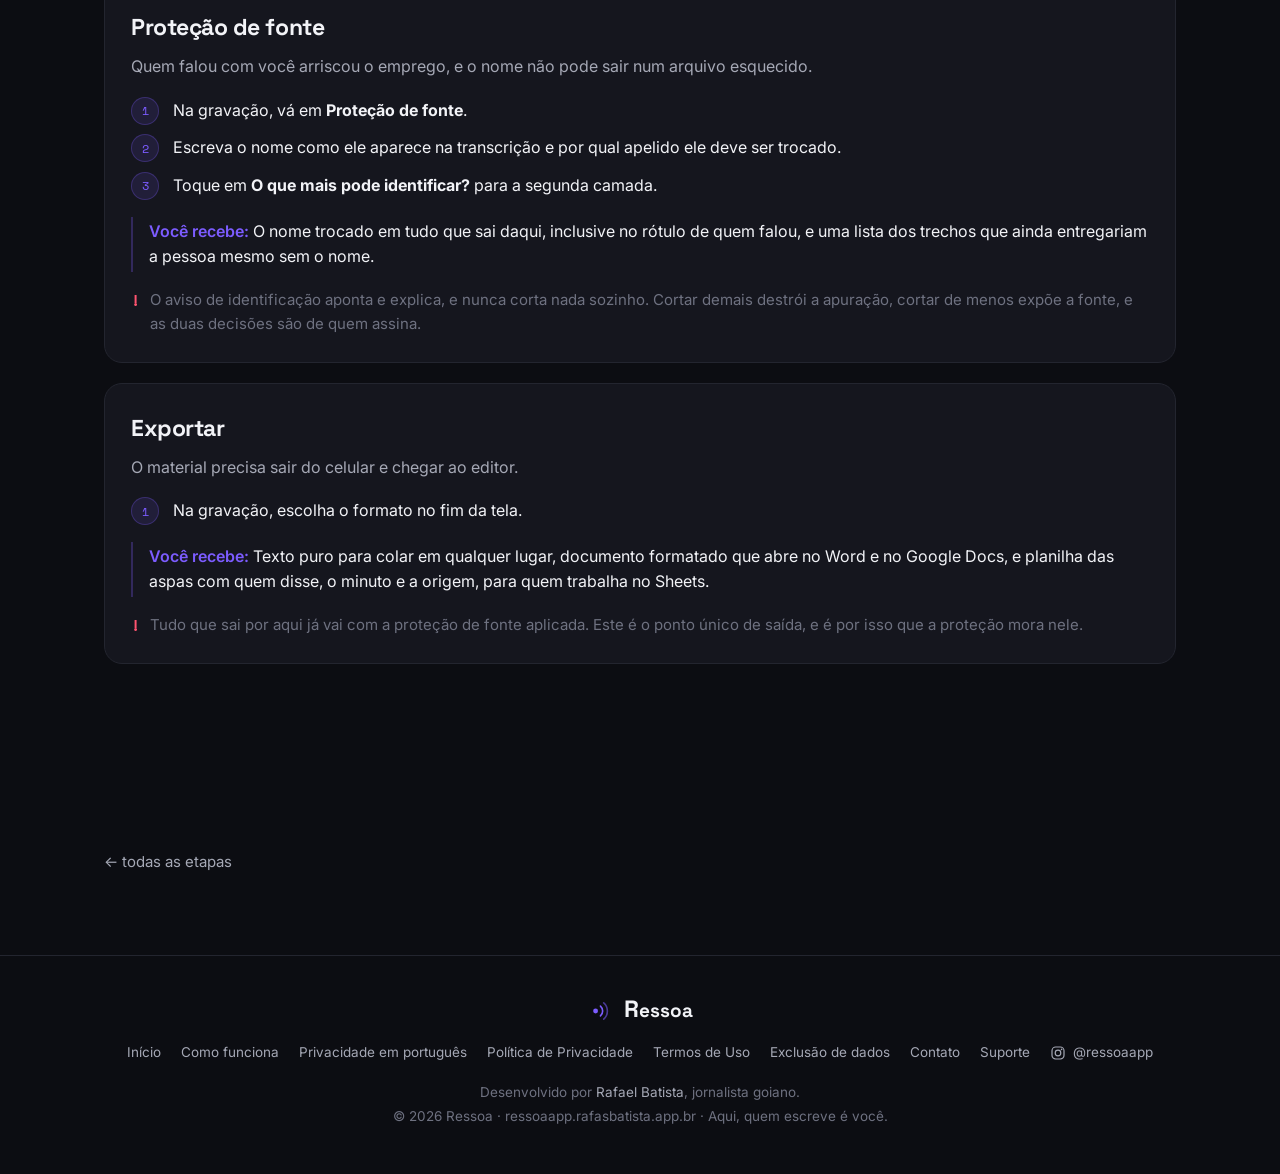
<file: depois.html>
<!doctype html>
<html lang="pt-BR">
<head>
<meta charset="utf-8" />
<meta name="viewport" content="width=device-width, initial-scale=1" />
<title>Depois · Ressoa</title>
<meta name="description" content="A entrevista acabou e a matéria fecha hoje. Passo a passo de cada função do Ressoa nesta etapa da apuração." />
<meta property="og:title" content="Depois · Ressoa" />
<meta property="og:description" content="A entrevista acabou e a matéria fecha hoje. Passo a passo de cada função do Ressoa nesta etapa da apuração." />
<meta property="og:type" content="article" />
<meta property="og:site_name" content="Ressoa" />
<meta property="og:locale" content="pt_BR" />
<meta property="og:url" content="https://ressoaapp.rafasbatista.app.br/depois.html" />
<meta property="og:image" content="https://ressoaapp.rafasbatista.app.br/og.png" />
<meta name="twitter:card" content="summary_large_image" />
<link rel="apple-touch-icon" href="https://ressoaapp.rafasbatista.app.br/apple-touch-icon.png" />
<meta name="theme-color" content="#0C0D12" />
<link rel="icon" href="favicon.png" />
<link rel="preconnect" href="https://fonts.googleapis.com" />
<link rel="preconnect" href="https://fonts.gstatic.com" crossorigin />
<link href="https://fonts.googleapis.com/css2?family=Space+Grotesk:wght@500;700&family=Inter:wght@400;500;600&family=Space+Mono:wght@400;700&display=swap" rel="stylesheet" />
<link rel="stylesheet" href="site.css" />
</head>
<body id="top">
<nav id="nav">
  <div class="wrap nav-in">
    <a class="brand" href="/" aria-label="Ressoa, início">
      <svg class="eco" viewBox="0 0 48 48" aria-hidden="true"><circle cx="14" cy="24" r="4.5" fill="currentColor"/><path d="M23 15a12 12 0 0 1 0 18" stroke="currentColor" stroke-width="3" fill="none" stroke-linecap="round"/><path d="M29 9a20 20 0 0 1 0 30" stroke="currentColor" stroke-width="3" fill="none" stroke-linecap="round" opacity=".55"/><path d="M35 4a27 27 0 0 1 0 40" stroke="currentColor" stroke-width="3" fill="none" stroke-linecap="round" opacity=".25"/></svg>
      <span><span class="r">R</span>essoa</span>
    </a>
    <div class="nav-links">
      <a href="como-funciona.html">Como funciona</a>
      <a href="o-que-nao-faz.html">O que não faz</a>
      <a href="privacidade-simples.html">Privacidade</a>
      <a class="btn btn-primary" href="/#baixar">Baixar o app</a>
    </div>
  </div>
</nav>
<main class="wrap" style="padding-top:120px;padding-bottom:80px">
  <div class="trilha"><a href="como-funciona.html">Todas</a><a href="antes.html">Antes</a><a href="durante.html">Durante</a><a href="depois.html" aria-current="page">Depois</a><a href="sempre.html">Sempre</a><a href="equipe.html">Em equipe</a></div>
  <section class="jornada">
    <span class="eyebrow">Depois</span>
    <h2>A entrevista acabou e a matéria fecha hoje.</h2>
    <p class="lead">É aqui que o Ressoa faz mais. A ordem da tela não é por acaso: primeiro o que ainda dá para consertar, depois o que continua valendo daqui a uma hora.</p>
    
      <article class="func">
        <h3>Transcrever, com ou sem sinal</h3>
        <p class="problema">Você entrevistou dentro de um prédio público, no interior, e não tem rede nenhuma.</p>
        <ol class="passos">
          <li>Abra a gravação e toque em <strong>Transcrever agora</strong>.</li>
          <li>Se houver internet, o texto fica pronto em alguns segundos.</li>
          <li>Se não houver, a gravação entra na fila. Pode fechar o aplicativo.</li>
        </ol>
        <p class="recebe"><strong>Você recebe:</strong> A transcrição em português do Brasil, dividida em falas com o minuto de cada uma. O que ficou na fila transcreve sozinho quando o sinal volta, uma por vez.</p>
        <p class="ressalva">Só vai para a fila o que o tempo conserta. Cota do mês esgotada, sessão vencida e arquivo grande demais aparecem como erro na hora, porque esperar não resolve nenhum dos três.</p>
      </article>

      <article class="func">
        <h3>Quem falou o quê</h3>
        <p class="problema">A transcrição vem em bloco e você não sabe onde acaba a sua pergunta e começa a resposta.</p>
        <ol class="passos">
          <li>Na transcrição, toque no rótulo ao lado de uma fala.</li>
          <li>Escolha <strong>Repórter</strong>, <strong>Fonte</strong> ou um nome da sua agenda.</li>
          <li>As falas seguintes recebem o mesmo rótulo até a próxima troca.</li>
        </ol>
        <p class="recebe"><strong>Você recebe:</strong> A transcrição separada por quem falou, e todas as aspas passam a sair com o nome de quem disse.</p>
        <p class="ressalva">A marcação é sua, e não automática. A separação por voz erra bastante em áudio de rua, e um nome errado numa aspa é pior que nenhum nome.</p>
      </article>

      <article class="func">
        <h3>Revisão assistida</h3>
        <p class="problema">Nome próprio e termo da região são o que o reconhecimento de fala mais erra.</p>
        <ol class="passos">
          <li>Abra a gravação transcrita e vá até <strong>Revisão assistida</strong>.</li>
          <li>Cada sugestão mostra a palavra original e a correção provável.</li>
          <li>Aceite ou rejeite uma por uma.</li>
        </ol>
        <p class="recebe"><strong>Você recebe:</strong> A troca aplicada no texto, só onde você aprovou.</p>
        <p class="ressalva">A revisão só olha os trechos em que a própria transcrição ficou insegura. Ela não relê a entrevista inteira, e nunca troca nada sem você mandar.</p>
      </article>

      <article class="func">
        <h3>Marcar as aspas</h3>
        <p class="problema">A citação está lá no meio de quarenta minutos e você vai ter que caçar de novo.</p>
        <ol class="passos">
          <li>Na transcrição, toque no ícone de marcador ao lado da fala.</li>
          <li>A fala vai para a seção <strong>Aspas</strong>.</li>
        </ol>
        <p class="recebe"><strong>Você recebe:</strong> Uma lista das citações escolhidas, cada uma com botão para ouvir o segundo exato e para copiar já formatada.</p>
        <p class="ressalva">Existe um botão de sugerir aspas com IA, e ele é um atalho, não um juízo. Quem decide o que vira citação é você.</p>
      </article>

      <article class="func">
        <h3>A aspa que vira prova</h3>
        <p class="problema">A fonte diz que foi tirada de contexto.</p>
        <ol class="passos">
          <li>Na aspa marcada, toque em <strong>Gerar prova desta citação</strong>.</li>
          <li>Compartilhe o documento, e o áudio junto se quiser.</li>
        </ol>
        <p class="recebe"><strong>Você recebe:</strong> Um documento com a citação, quem disse, o momento no áudio, de onde veio e um código de verificação calculado sobre esse conjunto.</p>
        <p class="ressalva">A prova sai com o nome real mesmo quando a fonte está protegida, porque o código é calculado sobre o texto verdadeiro. O app avisa antes e deixa a decisão com você.</p>
      </article>

      <article class="func">
        <h3>Cartão para redes</h3>
        <p class="problema">Você quer publicar a declaração e não tem tempo de abrir editor de imagem.</p>
        <ol class="passos">
          <li>Na aspa marcada, toque em <strong>Cartão para redes</strong>.</li>
          <li>Compartilhe direto para o Instagram, o X ou onde quiser.</li>
        </ol>
        <p class="recebe"><strong>Você recebe:</strong> Uma imagem de 1080 por 1080 com a citação, quem disse, a origem e a marca do Ressoa.</p>
        <p class="ressalva">A letra diminui sozinha em citação comprida, e citação muito longa é cortada com reticências. Cartão que vaza pela borda é pior que cartão resumido.</p>
      </article>

      <article class="func">
        <h3>O que é notícia aqui</h3>
        <p class="problema">O evento acabou, a matéria vai ao ar agora e você precisa saber o que é notícia ali.</p>
        <ol class="passos">
          <li>Na gravação transcrita, toque em <strong>Achar os ganchos</strong>.</li>
        </ol>
        <p class="recebe"><strong>Você recebe:</strong> Até três trechos, cada um com o critério dito na cara: admitiu, número inédito, fato novo, promessa com prazo, conflito ou contradiz o que disse antes. E quais servem de sonora, com a duração real.</p>
        <p class="ressalva">O app aponta o que é notícia. Ele não escreve a matéria, nem o título, nem a cabeça, nem a passagem.</p>
      </article>

      <article class="func">
        <h3>Espelho do pacote de TV</h3>
        <p class="problema">Meia hora até o link e três decisões para tomar ao mesmo tempo.</p>
        <ol class="passos">
          <li>Ache os ganchos primeiro.</li>
          <li>Toque em <strong>Montar espelho de TV</strong>.</li>
        </ol>
        <p class="recebe"><strong>Você recebe:</strong> O que a cabeça precisa prometer, as sonoras com entrada e saída, onde fica a passagem, que imagens fazer e a ordem do pacote, do abre ao fecha.</p>
        <p class="ressalva">O app avisa quando a soma das sonoras passa da metade do pacote, porque aí ele vira colagem de falas.</p>
      </article>

      <article class="func">
        <h3>Ata da coletiva</h3>
        <p class="problema">Uma hora de coletiva, dez veículos perguntando, e você não vai reouvir tudo.</p>
        <ol class="passos">
          <li>Na gravação transcrita, toque em <strong>Montar a ata</strong>.</li>
          <li>Acompanhe o progresso: coletiva longa é analisada por partes.</li>
        </ol>
        <p class="recebe"><strong>Você recebe:</strong> Os pontos-chave, os números citados e os prazos, cada item com o minuto exato. Um toque leva o áudio para lá.</p>
        <p class="ressalva">Uma coletiva de uma hora leva alguns minutos para ser analisada, porque é dividida em blocos. E se algum bloco falhar, o app diz que a ata está incompleta em vez de fingir que está inteira.</p>
      </article>

      <article class="func">
        <h3>O que faltou perguntar</h3>
        <p class="problema">O pior momento da profissão é chegar na redação e perceber que faltou a pergunta que importava.</p>
        <ol class="passos">
          <li>Ligue a gravação à pauta, tocando no nome dela na tela da gravação.</li>
          <li>Transcreva. A conferência roda sozinha.</li>
        </ol>
        <p class="recebe"><strong>Você recebe:</strong> Quantas das perguntas preparadas foram feitas, quais ficaram de fora e, principalmente, em quais a fonte desconversou, com o minuto de cada evasiva.</p>
        <p class="ressalva">Este é o único recurso que só existe porque você preparou a pauta aqui e gravou aqui. Sem as duas pontas, nenhuma ferramenta sabe o que era para perguntar.</p>
      </article>

      <article class="func">
        <h3>Promessas com prazo</h3>
        <p class="problema">A autoridade promete, o prazo vence meses depois e ninguém lembra de cobrar.</p>
        <ol class="passos">
          <li>Na gravação transcrita, toque em <strong>Achar promessas</strong>.</li>
          <li>As promessas vão para a tela <strong>Promessas</strong>, em ordem de vencimento.</li>
          <li>Autorize o aviso quando o app pedir.</li>
        </ol>
        <p class="recebe"><strong>Você recebe:</strong> Cada compromisso com a data calculada, o nome de quem prometeu e a fala original. Um aviso chega dois dias antes do vencimento.</p>
        <p class="ressalva">O app é conservador: data solta sem alguém se comprometendo não vira promessa. Cobrar o que ninguém prometeu custa a sua credibilidade, e isso é pior que perder uma promessa.</p>
      </article>

      <article class="func">
        <h3>A cobrança pronta</h3>
        <p class="problema">O prazo venceu e você ainda tem que reouvir a gravação para escrever a mensagem.</p>
        <ol class="passos">
          <li>Na tela <strong>Promessas</strong>, toque em <strong>Cobrar</strong>.</li>
          <li>Cole no e-mail ou no WhatsApp da assessoria.</li>
        </ol>
        <p class="recebe"><strong>Você recebe:</strong> A fala original, a data da entrevista, o prazo citado, há quantos dias venceu e a pergunta pronta.</p>
        <p class="ressalva">O que sai daí é uma pergunta com o fato datado, não um texto de matéria. Perguntar não é redigir.</p>
      </article>

      <article class="func">
        <h3>Proteção de fonte</h3>
        <p class="problema">Quem falou com você arriscou o emprego, e o nome não pode sair num arquivo esquecido.</p>
        <ol class="passos">
          <li>Na gravação, vá em <strong>Proteção de fonte</strong>.</li>
          <li>Escreva o nome como ele aparece na transcrição e por qual apelido ele deve ser trocado.</li>
          <li>Toque em <strong>O que mais pode identificar?</strong> para a segunda camada.</li>
        </ol>
        <p class="recebe"><strong>Você recebe:</strong> O nome trocado em tudo que sai daqui, inclusive no rótulo de quem falou, e uma lista dos trechos que ainda entregariam a pessoa mesmo sem o nome.</p>
        <p class="ressalva">O aviso de identificação aponta e explica, e nunca corta nada sozinho. Cortar demais destrói a apuração, cortar de menos expõe a fonte, e as duas decisões são de quem assina.</p>
      </article>

      <article class="func">
        <h3>Exportar</h3>
        <p class="problema">O material precisa sair do celular e chegar ao editor.</p>
        <ol class="passos">
          <li>Na gravação, escolha o formato no fim da tela.</li>
        </ol>
        <p class="recebe"><strong>Você recebe:</strong> Texto puro para colar em qualquer lugar, documento formatado que abre no Word e no Google Docs, e planilha das aspas com quem disse, o minuto e a origem, para quem trabalha no Sheets.</p>
        <p class="ressalva">Tudo que sai por aqui já vai com a proteção de fonte aplicada. Este é o ponto único de saída, e é por isso que a proteção mora nele.</p>
      </article>
  </section>
  <a class="voltar-topo" href="como-funciona.html">← todas as etapas</a>
</main>
<footer>
  <div class="wrap foot-in">
    <div class="foot-marca">
      <svg class="eco" viewBox="0 0 48 48" aria-hidden="true"><circle cx="14" cy="24" r="4.5" fill="currentColor"/><path d="M23 15a12 12 0 0 1 0 18" stroke="currentColor" stroke-width="3" fill="none" stroke-linecap="round"/><path d="M29 9a20 20 0 0 1 0 30" stroke="currentColor" stroke-width="3" fill="none" stroke-linecap="round" opacity=".55"/></svg>
      <span><span class="r">R</span>essoa</span>
    </div>
    <div class="foot-links">
      <a href="/">Início</a>
      <a href="como-funciona.html">Como funciona</a>
      <a href="privacidade-simples.html">Privacidade em português</a>
      <a href="privacidade.html">Política de Privacidade</a>
      <a href="termos.html">Termos de Uso</a>
      <a href="exclusao-de-dados.html">Exclusão de dados</a>
      <a href="contato.html">Contato</a>
      <a href="mailto:ressoaapp@rafasbatista.app.br">Suporte</a>
      <a class="foot-ig" href="https://instagram.com/ressoaapp" target="_blank" rel="noopener">
        <svg viewBox="0 0 24 24" aria-hidden="true"><rect x="3" y="3" width="18" height="18" rx="5.5" fill="none" stroke="currentColor" stroke-width="1.8"/><circle cx="12" cy="12" r="4.2" fill="none" stroke="currentColor" stroke-width="1.8"/><circle cx="17.4" cy="6.6" r="1.25" fill="currentColor"/></svg>
        @ressoaapp
      </a>
    </div>
    <div class="foot-fina">
      Desenvolvido por <a href="https://rafasbatista.app.br/" target="_blank" rel="noopener">Rafael Batista</a>, jornalista goiano.<br>
      © 2026 Ressoa · ressoaapp.rafasbatista.app.br · Aqui, quem escreve é você.
    </div>
  </div>
</footer>
</body>
</html>
</file>
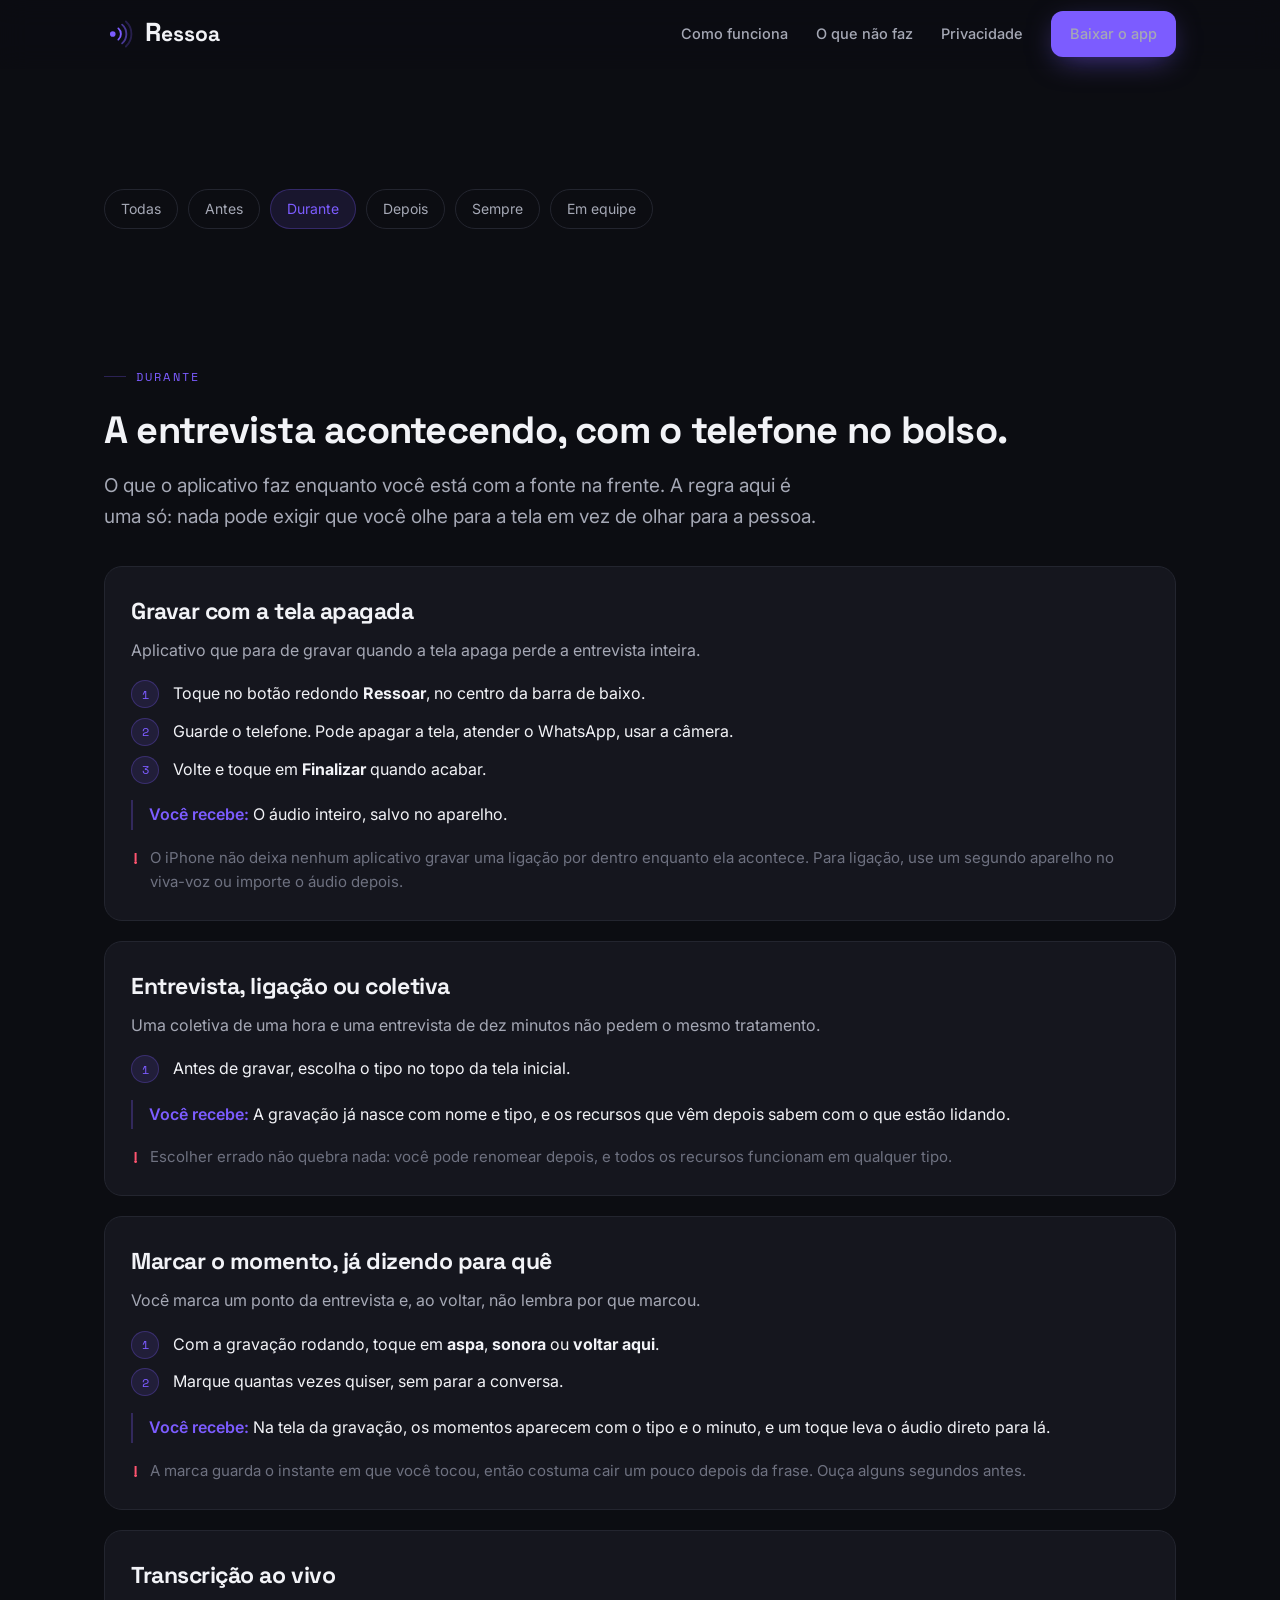
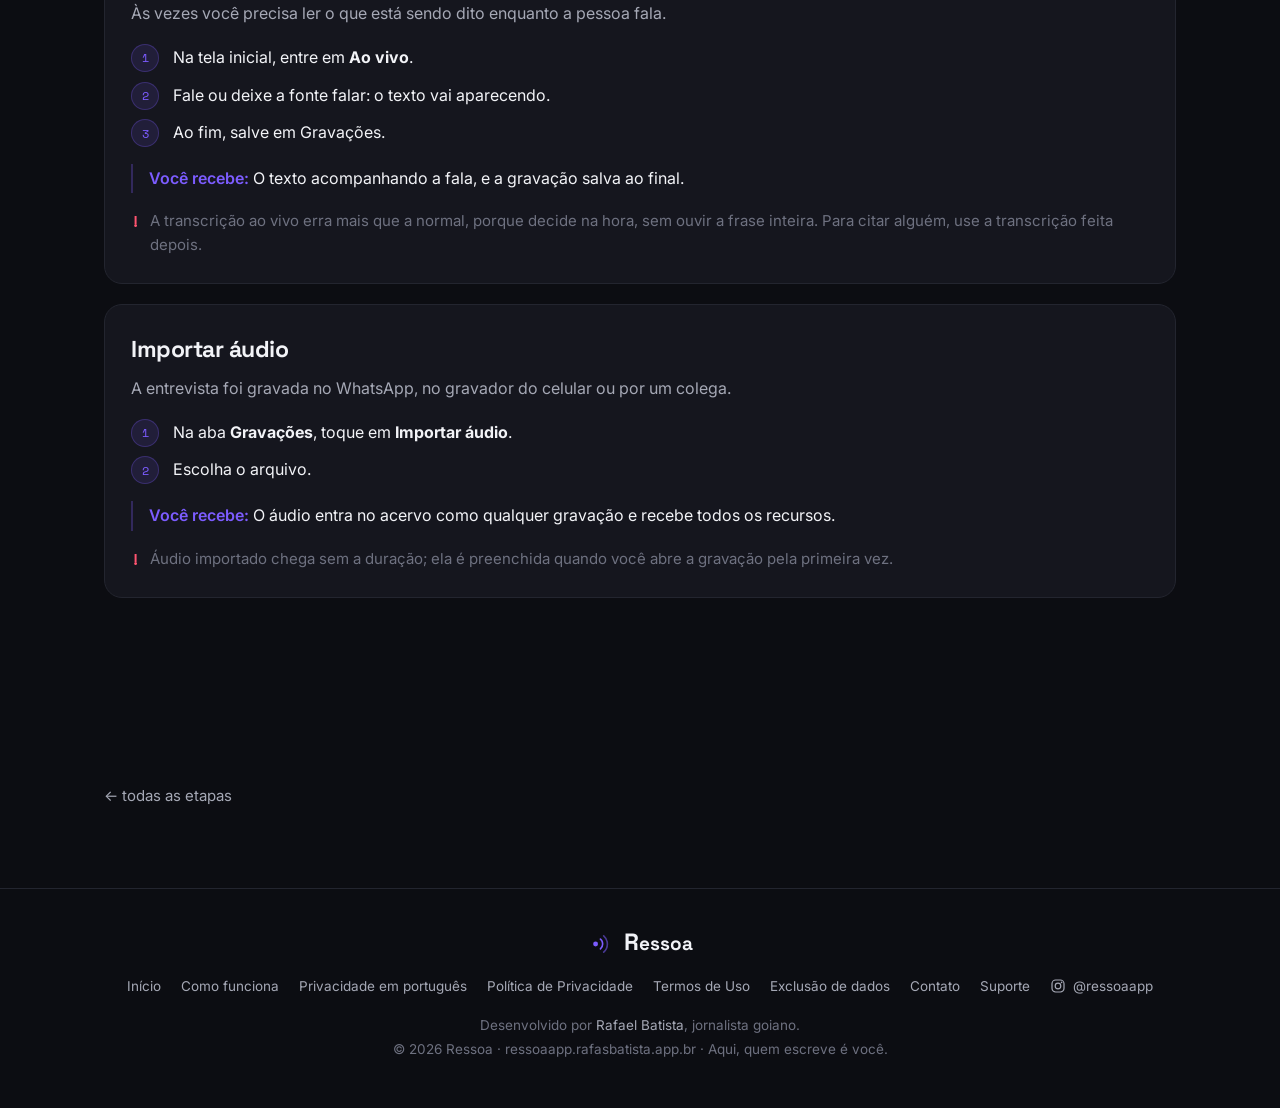
<file: durante.html>
<!doctype html>
<html lang="pt-BR">
<head>
<meta charset="utf-8" />
<meta name="viewport" content="width=device-width, initial-scale=1" />
<title>Durante · Ressoa</title>
<meta name="description" content="A entrevista acontecendo, com o telefone no bolso. Passo a passo de cada função do Ressoa nesta etapa da apuração." />
<meta property="og:title" content="Durante · Ressoa" />
<meta property="og:description" content="A entrevista acontecendo, com o telefone no bolso. Passo a passo de cada função do Ressoa nesta etapa da apuração." />
<meta property="og:type" content="article" />
<meta property="og:site_name" content="Ressoa" />
<meta property="og:locale" content="pt_BR" />
<meta property="og:url" content="https://ressoaapp.rafasbatista.app.br/durante.html" />
<meta property="og:image" content="https://ressoaapp.rafasbatista.app.br/og.png" />
<meta name="twitter:card" content="summary_large_image" />
<link rel="apple-touch-icon" href="https://ressoaapp.rafasbatista.app.br/apple-touch-icon.png" />
<meta name="theme-color" content="#0C0D12" />
<link rel="icon" href="favicon.png" />
<link rel="preconnect" href="https://fonts.googleapis.com" />
<link rel="preconnect" href="https://fonts.gstatic.com" crossorigin />
<link href="https://fonts.googleapis.com/css2?family=Space+Grotesk:wght@500;700&family=Inter:wght@400;500;600&family=Space+Mono:wght@400;700&display=swap" rel="stylesheet" />
<link rel="stylesheet" href="site.css" />
</head>
<body id="top">
<nav id="nav">
  <div class="wrap nav-in">
    <a class="brand" href="/" aria-label="Ressoa, início">
      <svg class="eco" viewBox="0 0 48 48" aria-hidden="true"><circle cx="14" cy="24" r="4.5" fill="currentColor"/><path d="M23 15a12 12 0 0 1 0 18" stroke="currentColor" stroke-width="3" fill="none" stroke-linecap="round"/><path d="M29 9a20 20 0 0 1 0 30" stroke="currentColor" stroke-width="3" fill="none" stroke-linecap="round" opacity=".55"/><path d="M35 4a27 27 0 0 1 0 40" stroke="currentColor" stroke-width="3" fill="none" stroke-linecap="round" opacity=".25"/></svg>
      <span><span class="r">R</span>essoa</span>
    </a>
    <div class="nav-links">
      <a href="como-funciona.html">Como funciona</a>
      <a href="o-que-nao-faz.html">O que não faz</a>
      <a href="privacidade-simples.html">Privacidade</a>
      <a class="btn btn-primary" href="/#baixar">Baixar o app</a>
    </div>
  </div>
</nav>
<main class="wrap" style="padding-top:120px;padding-bottom:80px">
  <div class="trilha"><a href="como-funciona.html">Todas</a><a href="antes.html">Antes</a><a href="durante.html" aria-current="page">Durante</a><a href="depois.html">Depois</a><a href="sempre.html">Sempre</a><a href="equipe.html">Em equipe</a></div>
  <section class="jornada">
    <span class="eyebrow">Durante</span>
    <h2>A entrevista acontecendo, com o telefone no bolso.</h2>
    <p class="lead">O que o aplicativo faz enquanto você está com a fonte na frente. A regra aqui é uma só: nada pode exigir que você olhe para a tela em vez de olhar para a pessoa.</p>
    
      <article class="func">
        <h3>Gravar com a tela apagada</h3>
        <p class="problema">Aplicativo que para de gravar quando a tela apaga perde a entrevista inteira.</p>
        <ol class="passos">
          <li>Toque no botão redondo <strong>Ressoar</strong>, no centro da barra de baixo.</li>
          <li>Guarde o telefone. Pode apagar a tela, atender o WhatsApp, usar a câmera.</li>
          <li>Volte e toque em <strong>Finalizar</strong> quando acabar.</li>
        </ol>
        <p class="recebe"><strong>Você recebe:</strong> O áudio inteiro, salvo no aparelho.</p>
        <p class="ressalva">O iPhone não deixa nenhum aplicativo gravar uma ligação por dentro enquanto ela acontece. Para ligação, use um segundo aparelho no viva-voz ou importe o áudio depois.</p>
      </article>

      <article class="func">
        <h3>Entrevista, ligação ou coletiva</h3>
        <p class="problema">Uma coletiva de uma hora e uma entrevista de dez minutos não pedem o mesmo tratamento.</p>
        <ol class="passos">
          <li>Antes de gravar, escolha o tipo no topo da tela inicial.</li>
        </ol>
        <p class="recebe"><strong>Você recebe:</strong> A gravação já nasce com nome e tipo, e os recursos que vêm depois sabem com o que estão lidando.</p>
        <p class="ressalva">Escolher errado não quebra nada: você pode renomear depois, e todos os recursos funcionam em qualquer tipo.</p>
      </article>

      <article class="func">
        <h3>Marcar o momento, já dizendo para quê</h3>
        <p class="problema">Você marca um ponto da entrevista e, ao voltar, não lembra por que marcou.</p>
        <ol class="passos">
          <li>Com a gravação rodando, toque em <strong>aspa</strong>, <strong>sonora</strong> ou <strong>voltar aqui</strong>.</li>
          <li>Marque quantas vezes quiser, sem parar a conversa.</li>
        </ol>
        <p class="recebe"><strong>Você recebe:</strong> Na tela da gravação, os momentos aparecem com o tipo e o minuto, e um toque leva o áudio direto para lá.</p>
        <p class="ressalva">A marca guarda o instante em que você tocou, então costuma cair um pouco depois da frase. Ouça alguns segundos antes.</p>
      </article>

      <article class="func">
        <h3>Transcrição ao vivo</h3>
        <p class="problema">Às vezes você precisa ler o que está sendo dito enquanto a pessoa fala.</p>
        <ol class="passos">
          <li>Na tela inicial, entre em <strong>Ao vivo</strong>.</li>
          <li>Fale ou deixe a fonte falar: o texto vai aparecendo.</li>
          <li>Ao fim, salve em Gravações.</li>
        </ol>
        <p class="recebe"><strong>Você recebe:</strong> O texto acompanhando a fala, e a gravação salva ao final.</p>
        <p class="ressalva">A transcrição ao vivo erra mais que a normal, porque decide na hora, sem ouvir a frase inteira. Para citar alguém, use a transcrição feita depois.</p>
      </article>

      <article class="func">
        <h3>Importar áudio</h3>
        <p class="problema">A entrevista foi gravada no WhatsApp, no gravador do celular ou por um colega.</p>
        <ol class="passos">
          <li>Na aba <strong>Gravações</strong>, toque em <strong>Importar áudio</strong>.</li>
          <li>Escolha o arquivo.</li>
        </ol>
        <p class="recebe"><strong>Você recebe:</strong> O áudio entra no acervo como qualquer gravação e recebe todos os recursos.</p>
        <p class="ressalva">Áudio importado chega sem a duração; ela é preenchida quando você abre a gravação pela primeira vez.</p>
      </article>
  </section>
  <a class="voltar-topo" href="como-funciona.html">← todas as etapas</a>
</main>
<footer>
  <div class="wrap foot-in">
    <div class="foot-marca">
      <svg class="eco" viewBox="0 0 48 48" aria-hidden="true"><circle cx="14" cy="24" r="4.5" fill="currentColor"/><path d="M23 15a12 12 0 0 1 0 18" stroke="currentColor" stroke-width="3" fill="none" stroke-linecap="round"/><path d="M29 9a20 20 0 0 1 0 30" stroke="currentColor" stroke-width="3" fill="none" stroke-linecap="round" opacity=".55"/></svg>
      <span><span class="r">R</span>essoa</span>
    </div>
    <div class="foot-links">
      <a href="/">Início</a>
      <a href="como-funciona.html">Como funciona</a>
      <a href="privacidade-simples.html">Privacidade em português</a>
      <a href="privacidade.html">Política de Privacidade</a>
      <a href="termos.html">Termos de Uso</a>
      <a href="exclusao-de-dados.html">Exclusão de dados</a>
      <a href="contato.html">Contato</a>
      <a href="mailto:ressoaapp@rafasbatista.app.br">Suporte</a>
      <a class="foot-ig" href="https://instagram.com/ressoaapp" target="_blank" rel="noopener">
        <svg viewBox="0 0 24 24" aria-hidden="true"><rect x="3" y="3" width="18" height="18" rx="5.5" fill="none" stroke="currentColor" stroke-width="1.8"/><circle cx="12" cy="12" r="4.2" fill="none" stroke="currentColor" stroke-width="1.8"/><circle cx="17.4" cy="6.6" r="1.25" fill="currentColor"/></svg>
        @ressoaapp
      </a>
    </div>
    <div class="foot-fina">
      Desenvolvido por <a href="https://rafasbatista.app.br/" target="_blank" rel="noopener">Rafael Batista</a>, jornalista goiano.<br>
      © 2026 Ressoa · ressoaapp.rafasbatista.app.br · Aqui, quem escreve é você.
    </div>
  </div>
</footer>
</body>
</html>
</file>
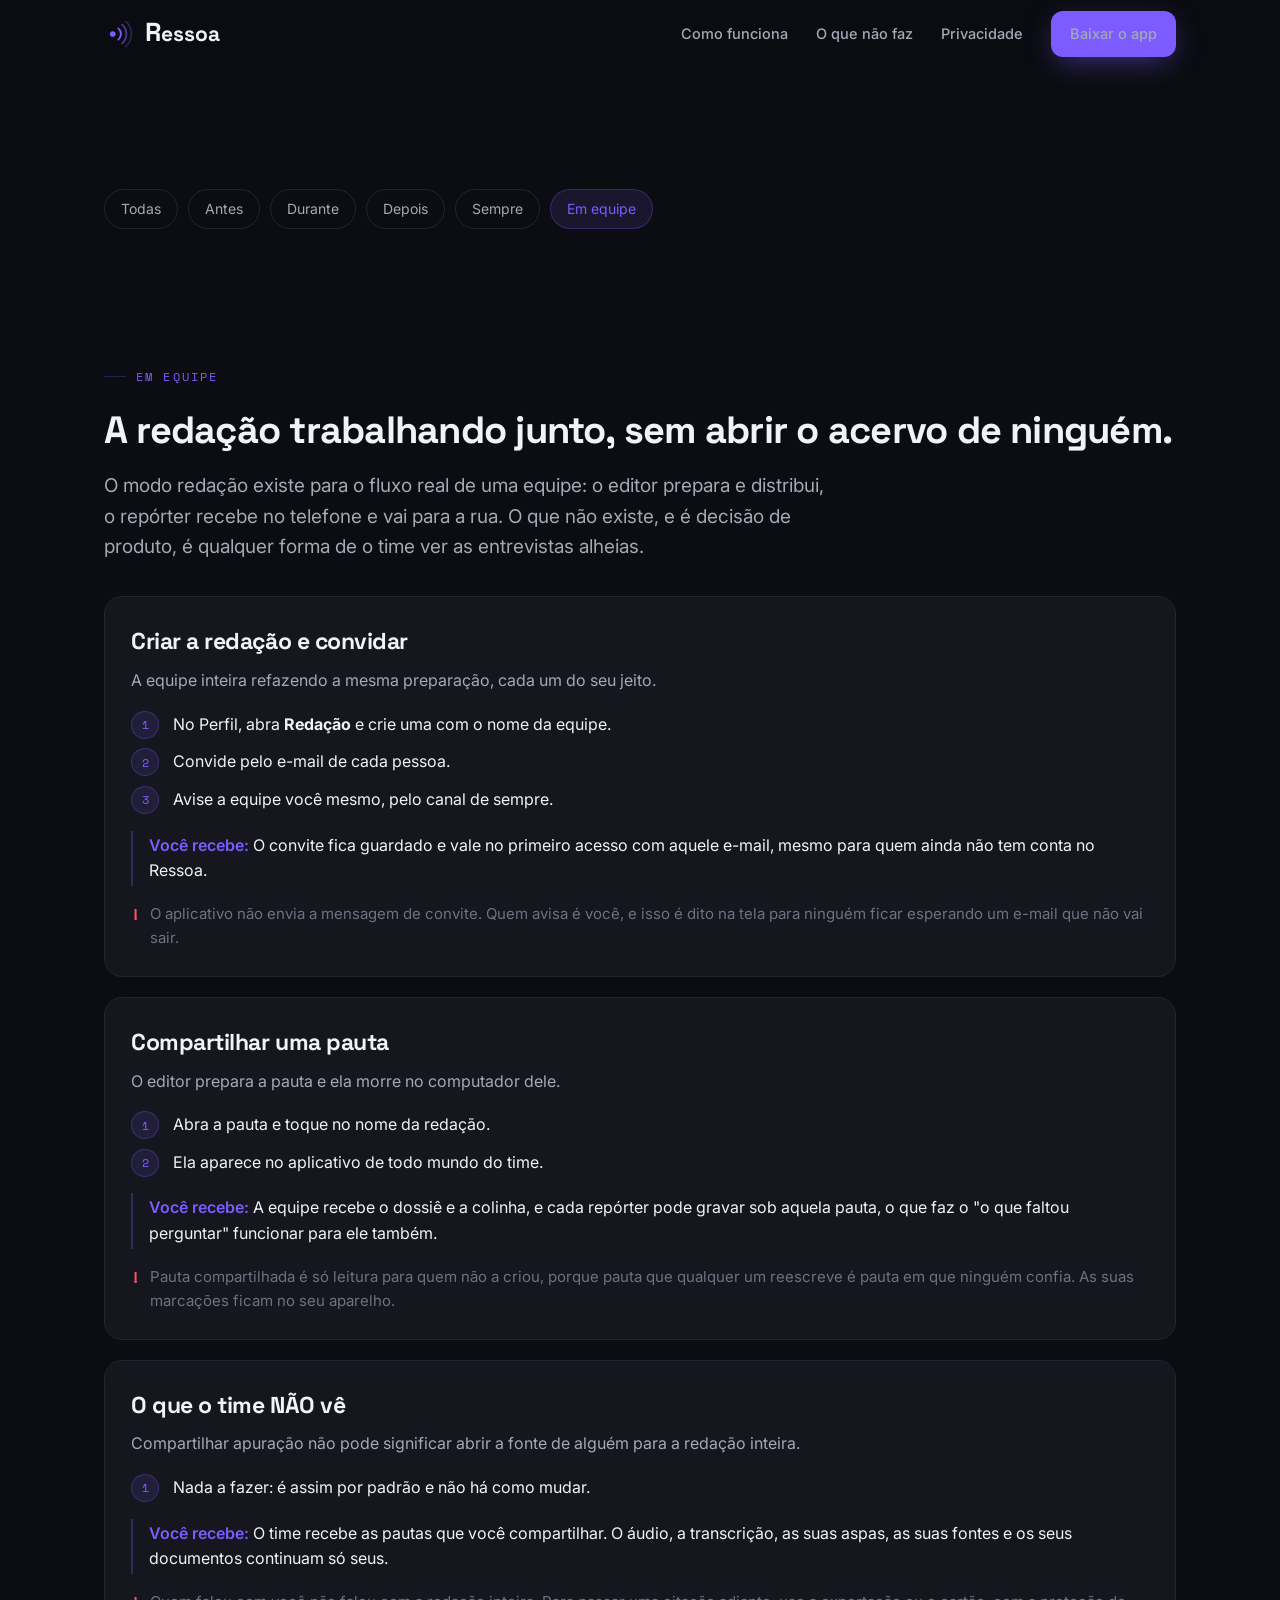
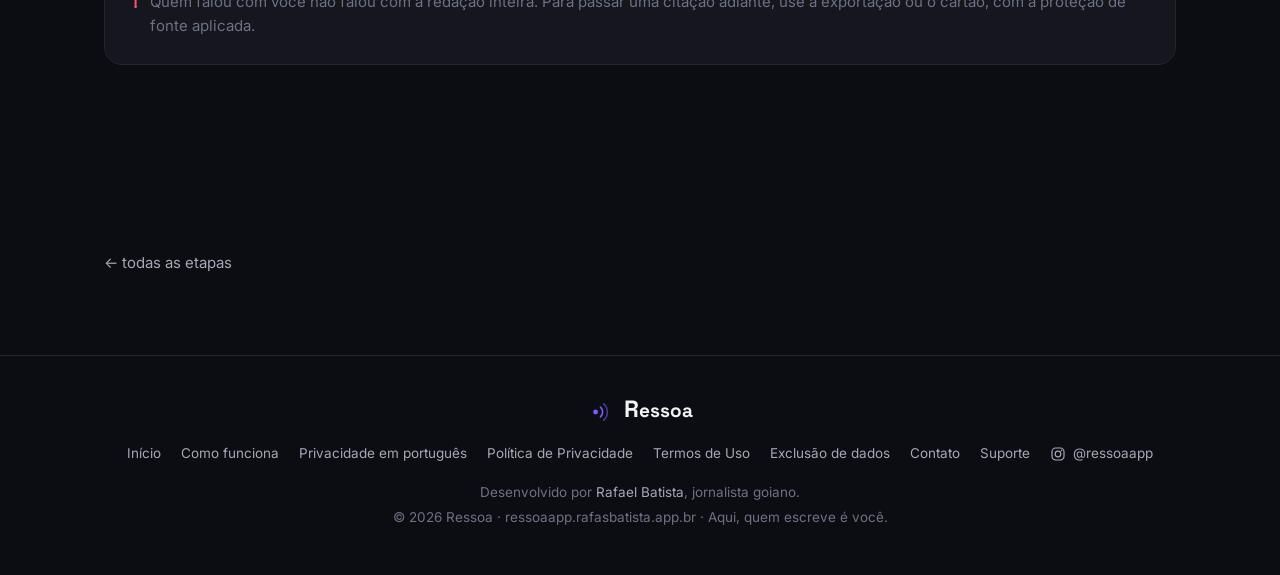
<file: equipe.html>
<!doctype html>
<html lang="pt-BR">
<head>
<meta charset="utf-8" />
<meta name="viewport" content="width=device-width, initial-scale=1" />
<title>Em equipe · Ressoa</title>
<meta name="description" content="A redação trabalhando junto, sem abrir o acervo de ninguém. Passo a passo de cada função do Ressoa nesta etapa da apuração." />
<meta property="og:title" content="Em equipe · Ressoa" />
<meta property="og:description" content="A redação trabalhando junto, sem abrir o acervo de ninguém. Passo a passo de cada função do Ressoa nesta etapa da apuração." />
<meta property="og:type" content="article" />
<meta property="og:site_name" content="Ressoa" />
<meta property="og:locale" content="pt_BR" />
<meta property="og:url" content="https://ressoaapp.rafasbatista.app.br/equipe.html" />
<meta property="og:image" content="https://ressoaapp.rafasbatista.app.br/og.png" />
<meta name="twitter:card" content="summary_large_image" />
<link rel="apple-touch-icon" href="https://ressoaapp.rafasbatista.app.br/apple-touch-icon.png" />
<meta name="theme-color" content="#0C0D12" />
<link rel="icon" href="favicon.png" />
<link rel="preconnect" href="https://fonts.googleapis.com" />
<link rel="preconnect" href="https://fonts.gstatic.com" crossorigin />
<link href="https://fonts.googleapis.com/css2?family=Space+Grotesk:wght@500;700&family=Inter:wght@400;500;600&family=Space+Mono:wght@400;700&display=swap" rel="stylesheet" />
<link rel="stylesheet" href="site.css" />
</head>
<body id="top">
<nav id="nav">
  <div class="wrap nav-in">
    <a class="brand" href="/" aria-label="Ressoa, início">
      <svg class="eco" viewBox="0 0 48 48" aria-hidden="true"><circle cx="14" cy="24" r="4.5" fill="currentColor"/><path d="M23 15a12 12 0 0 1 0 18" stroke="currentColor" stroke-width="3" fill="none" stroke-linecap="round"/><path d="M29 9a20 20 0 0 1 0 30" stroke="currentColor" stroke-width="3" fill="none" stroke-linecap="round" opacity=".55"/><path d="M35 4a27 27 0 0 1 0 40" stroke="currentColor" stroke-width="3" fill="none" stroke-linecap="round" opacity=".25"/></svg>
      <span><span class="r">R</span>essoa</span>
    </a>
    <div class="nav-links">
      <a href="como-funciona.html">Como funciona</a>
      <a href="o-que-nao-faz.html">O que não faz</a>
      <a href="privacidade-simples.html">Privacidade</a>
      <a class="btn btn-primary" href="/#baixar">Baixar o app</a>
    </div>
  </div>
</nav>
<main class="wrap" style="padding-top:120px;padding-bottom:80px">
  <div class="trilha"><a href="como-funciona.html">Todas</a><a href="antes.html">Antes</a><a href="durante.html">Durante</a><a href="depois.html">Depois</a><a href="sempre.html">Sempre</a><a href="equipe.html" aria-current="page">Em equipe</a></div>
  <section class="jornada">
    <span class="eyebrow">Em equipe</span>
    <h2>A redação trabalhando junto, sem abrir o acervo de ninguém.</h2>
    <p class="lead">O modo redação existe para o fluxo real de uma equipe: o editor prepara e distribui, o repórter recebe no telefone e vai para a rua. O que não existe, e é decisão de produto, é qualquer forma de o time ver as entrevistas alheias.</p>
    
      <article class="func">
        <h3>Criar a redação e convidar</h3>
        <p class="problema">A equipe inteira refazendo a mesma preparação, cada um do seu jeito.</p>
        <ol class="passos">
          <li>No Perfil, abra <strong>Redação</strong> e crie uma com o nome da equipe.</li>
          <li>Convide pelo e-mail de cada pessoa.</li>
          <li>Avise a equipe você mesmo, pelo canal de sempre.</li>
        </ol>
        <p class="recebe"><strong>Você recebe:</strong> O convite fica guardado e vale no primeiro acesso com aquele e-mail, mesmo para quem ainda não tem conta no Ressoa.</p>
        <p class="ressalva">O aplicativo não envia a mensagem de convite. Quem avisa é você, e isso é dito na tela para ninguém ficar esperando um e-mail que não vai sair.</p>
      </article>

      <article class="func">
        <h3>Compartilhar uma pauta</h3>
        <p class="problema">O editor prepara a pauta e ela morre no computador dele.</p>
        <ol class="passos">
          <li>Abra a pauta e toque no nome da redação.</li>
          <li>Ela aparece no aplicativo de todo mundo do time.</li>
        </ol>
        <p class="recebe"><strong>Você recebe:</strong> A equipe recebe o dossiê e a colinha, e cada repórter pode gravar sob aquela pauta, o que faz o "o que faltou perguntar" funcionar para ele também.</p>
        <p class="ressalva">Pauta compartilhada é só leitura para quem não a criou, porque pauta que qualquer um reescreve é pauta em que ninguém confia. As suas marcações ficam no seu aparelho.</p>
      </article>

      <article class="func">
        <h3>O que o time NÃO vê</h3>
        <p class="problema">Compartilhar apuração não pode significar abrir a fonte de alguém para a redação inteira.</p>
        <ol class="passos">
          <li>Nada a fazer: é assim por padrão e não há como mudar.</li>
        </ol>
        <p class="recebe"><strong>Você recebe:</strong> O time recebe as pautas que você compartilhar. O áudio, a transcrição, as suas aspas, as suas fontes e os seus documentos continuam só seus.</p>
        <p class="ressalva">Quem falou com você não falou com a redação inteira. Para passar uma citação adiante, use a exportação ou o cartão, com a proteção de fonte aplicada.</p>
      </article>
  </section>
  <a class="voltar-topo" href="como-funciona.html">← todas as etapas</a>
</main>
<footer>
  <div class="wrap foot-in">
    <div class="foot-marca">
      <svg class="eco" viewBox="0 0 48 48" aria-hidden="true"><circle cx="14" cy="24" r="4.5" fill="currentColor"/><path d="M23 15a12 12 0 0 1 0 18" stroke="currentColor" stroke-width="3" fill="none" stroke-linecap="round"/><path d="M29 9a20 20 0 0 1 0 30" stroke="currentColor" stroke-width="3" fill="none" stroke-linecap="round" opacity=".55"/></svg>
      <span><span class="r">R</span>essoa</span>
    </div>
    <div class="foot-links">
      <a href="/">Início</a>
      <a href="como-funciona.html">Como funciona</a>
      <a href="privacidade-simples.html">Privacidade em português</a>
      <a href="privacidade.html">Política de Privacidade</a>
      <a href="termos.html">Termos de Uso</a>
      <a href="exclusao-de-dados.html">Exclusão de dados</a>
      <a href="contato.html">Contato</a>
      <a href="mailto:ressoaapp@rafasbatista.app.br">Suporte</a>
      <a class="foot-ig" href="https://instagram.com/ressoaapp" target="_blank" rel="noopener">
        <svg viewBox="0 0 24 24" aria-hidden="true"><rect x="3" y="3" width="18" height="18" rx="5.5" fill="none" stroke="currentColor" stroke-width="1.8"/><circle cx="12" cy="12" r="4.2" fill="none" stroke="currentColor" stroke-width="1.8"/><circle cx="17.4" cy="6.6" r="1.25" fill="currentColor"/></svg>
        @ressoaapp
      </a>
    </div>
    <div class="foot-fina">
      Desenvolvido por <a href="https://rafasbatista.app.br/" target="_blank" rel="noopener">Rafael Batista</a>, jornalista goiano.<br>
      © 2026 Ressoa · ressoaapp.rafasbatista.app.br · Aqui, quem escreve é você.
    </div>
  </div>
</footer>
</body>
</html>
</file>
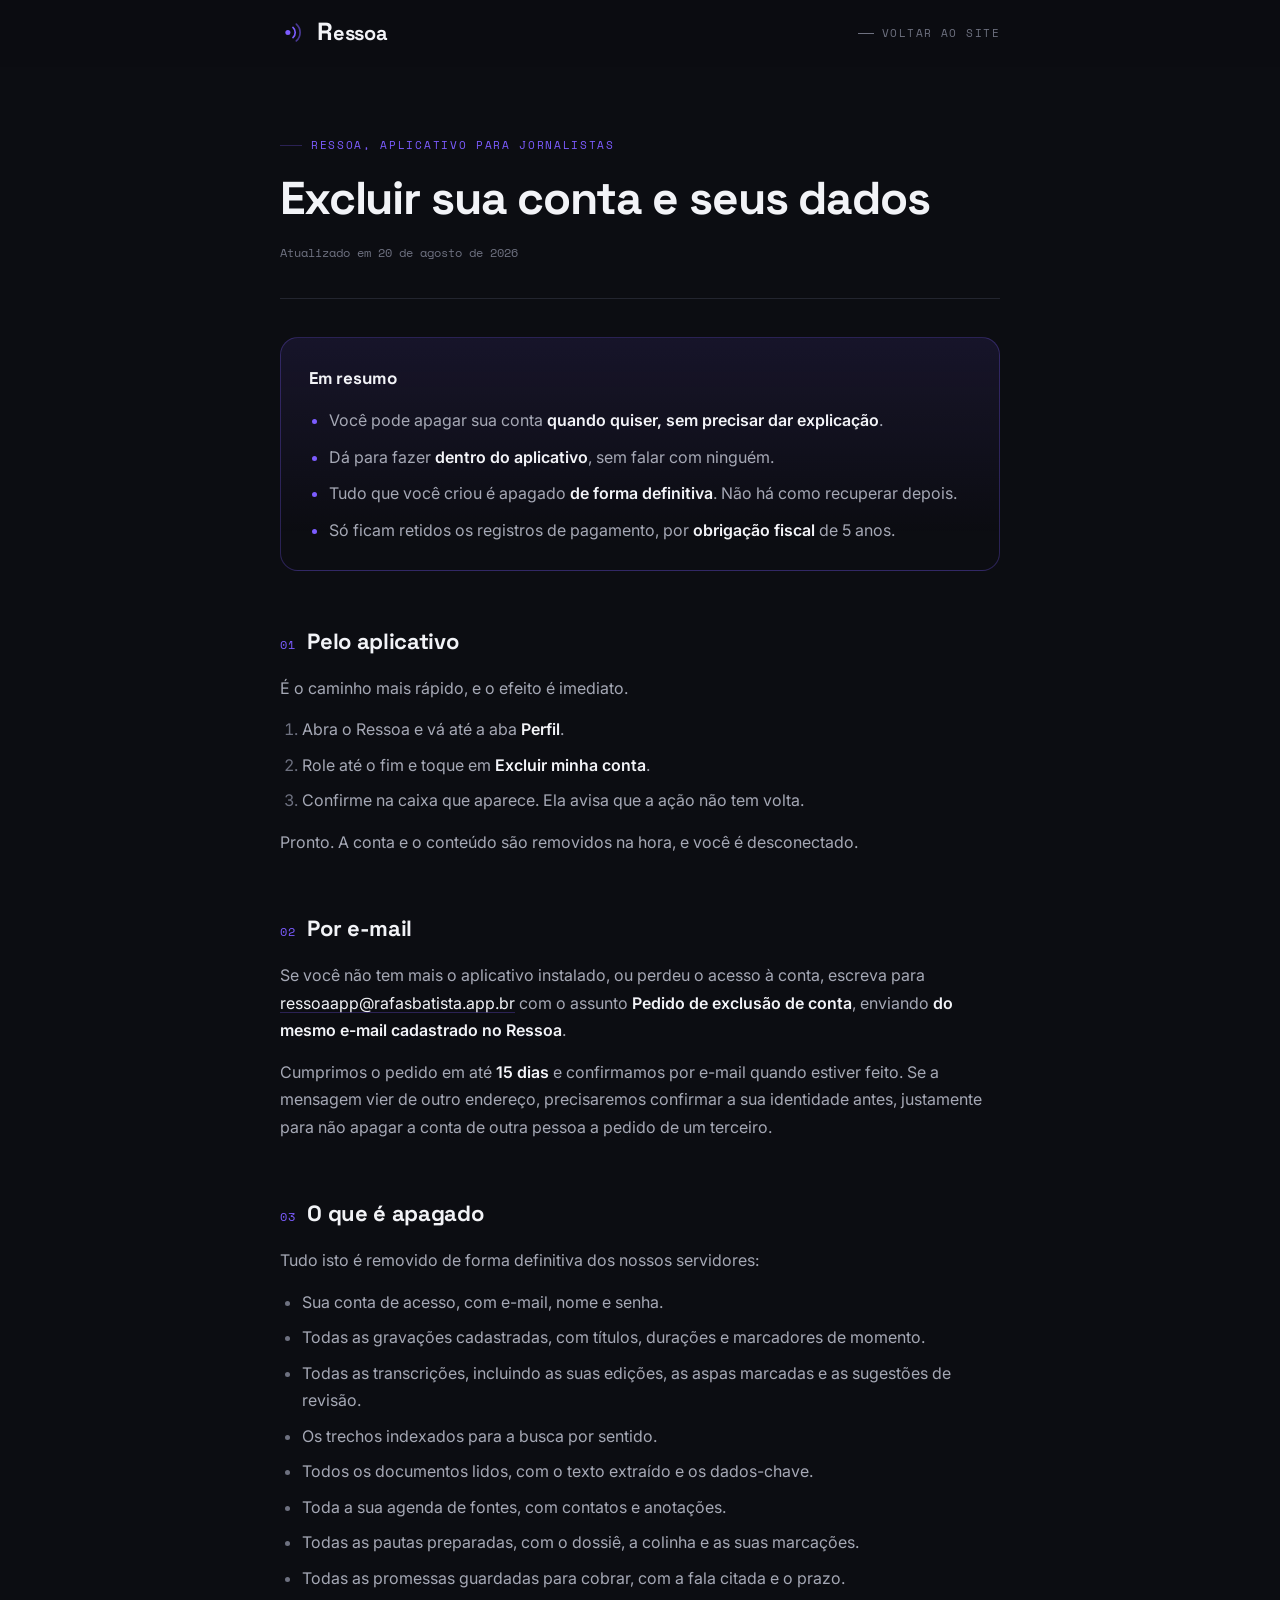
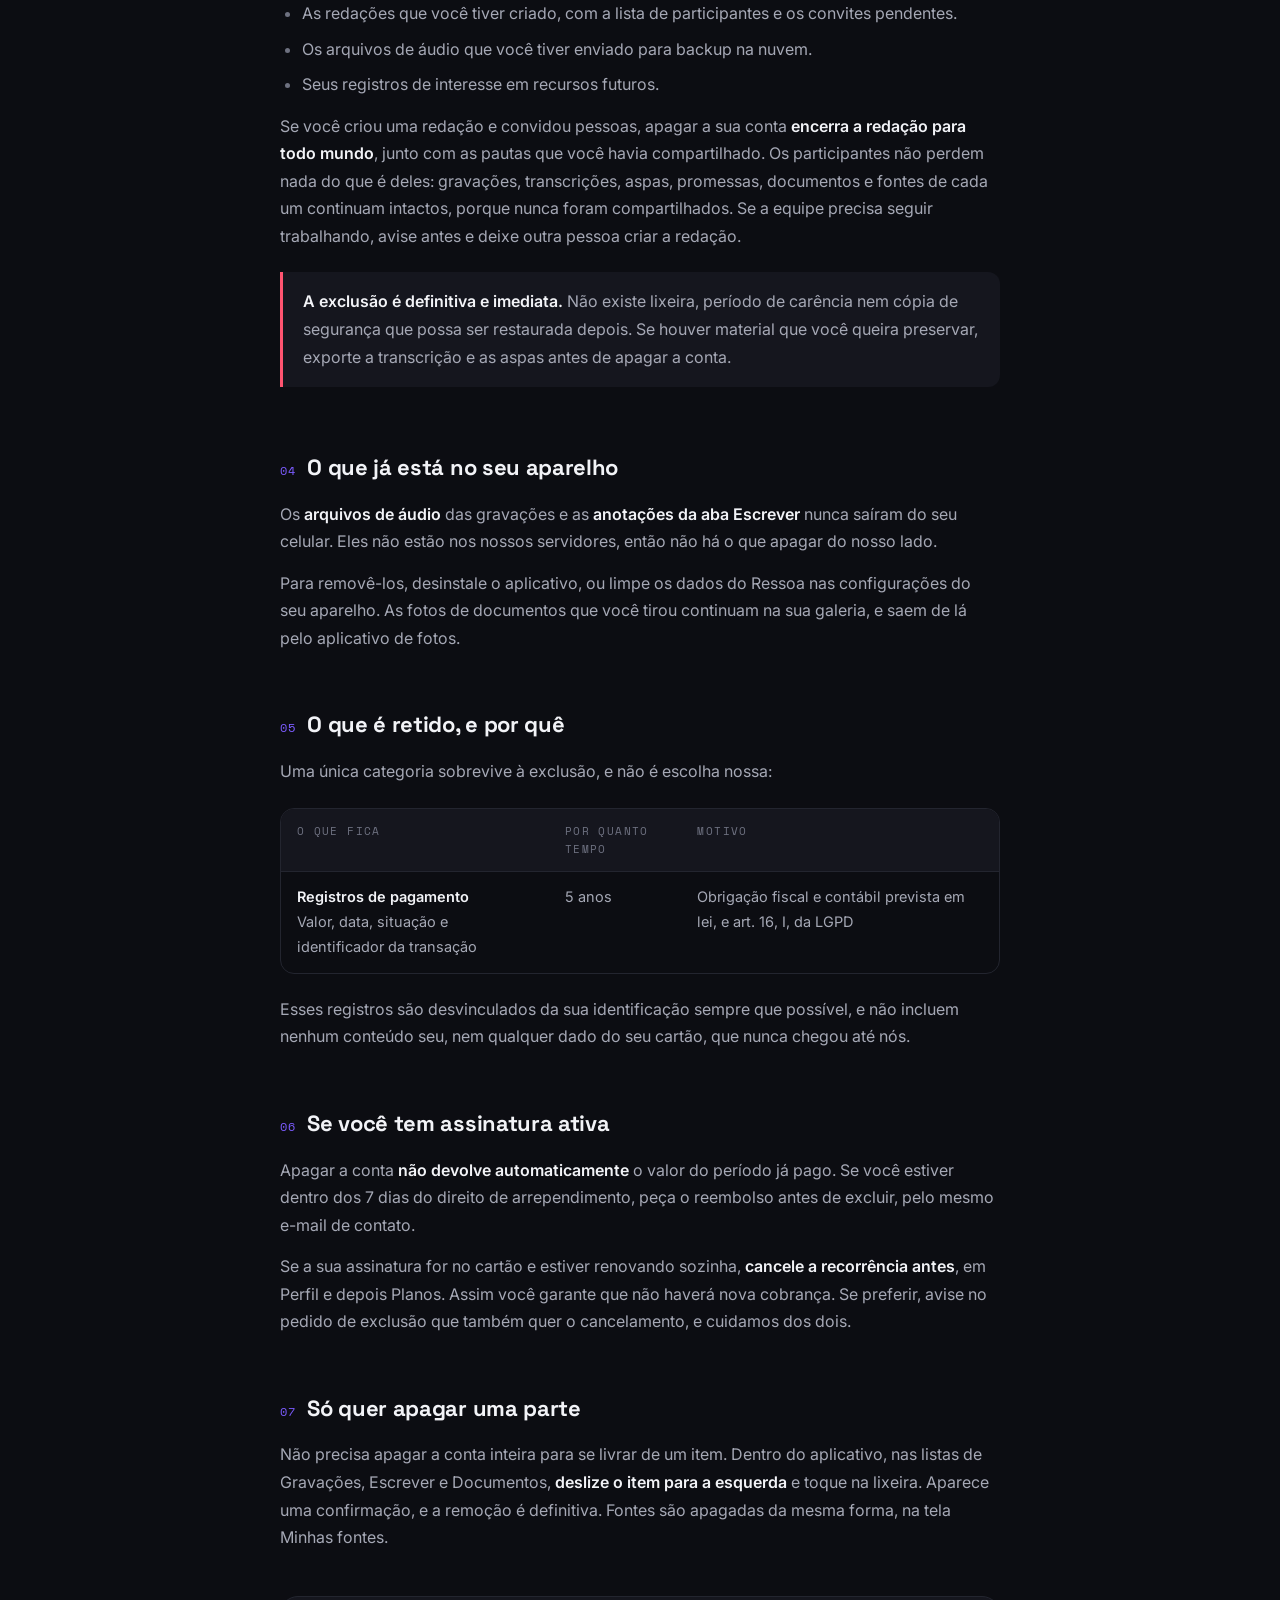
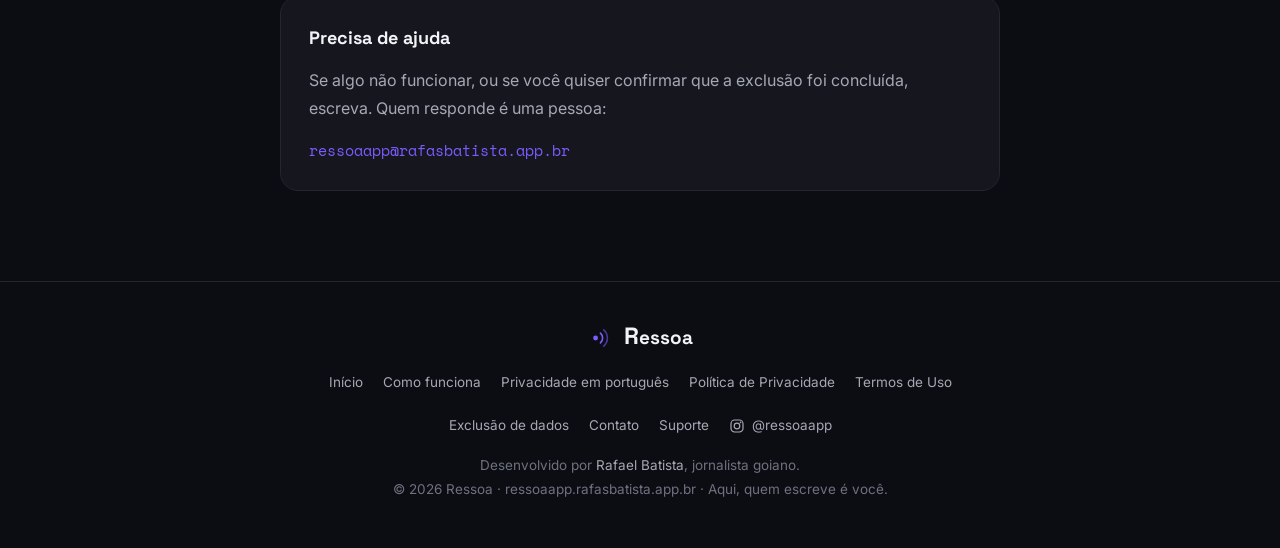
<file: exclusao-de-dados.html>
<!doctype html>
<html lang="pt-BR">
<head>
<meta charset="utf-8" />
<meta name="viewport" content="width=device-width, initial-scale=1" />
<title>Excluir conta e dados | Ressoa</title>
<meta name="description" content="Como apagar sua conta do Ressoa e todos os seus dados. Pelo aplicativo ou por e-mail, sem precisar dar explicação." />
<meta name="theme-color" content="#0C0D12" />
<link rel="icon" type="image/png" href="favicon.png" />
<link rel="preconnect" href="https://fonts.googleapis.com" />
<link rel="preconnect" href="https://fonts.gstatic.com" crossorigin />
<link href="https://fonts.googleapis.com/css2?family=Space+Grotesk:wght@500;700&family=Inter:wght@400;500;600&family=Space+Mono:wght@400;700&display=swap" rel="stylesheet" />
<link rel="stylesheet" href="legal.css" />
</head>
<body>

<div class="topbar" id="topbar">
  <div class="wrap">
    <a class="brand" href="/">
      <svg class="eco" viewBox="0 0 48 48" aria-hidden="true"><circle cx="14" cy="24" r="4.5" fill="currentColor"/><path d="M23 15a12 12 0 0 1 0 18" stroke="currentColor" stroke-width="3" fill="none" stroke-linecap="round"/><path d="M29 9a20 20 0 0 1 0 30" stroke="currentColor" stroke-width="3" fill="none" stroke-linecap="round" opacity=".55"/></svg>
      <span><span class="r">R</span>essoa</span>
    </a>
    <a class="voltar" href="/">Voltar ao site</a>
  </div>
</div>

<div class="wrap">

<header class="doc">
  <div class="selo">Ressoa, aplicativo para jornalistas</div>
  <h1>Excluir sua conta e seus dados</h1>
  <div class="datas">Atualizado em 20 de agosto de 2026</div>
</header>

<main>

<div class="resumo">
  <h2>Em resumo</h2>
  <ul>
    <li>Você pode apagar sua conta <strong>quando quiser, sem precisar dar explicação</strong>.</li>
    <li>Dá para fazer <strong>dentro do aplicativo</strong>, sem falar com ninguém.</li>
    <li>Tudo que você criou é apagado <strong>de forma definitiva</strong>. Não há como recuperar depois.</li>
    <li>Só ficam retidos os registros de pagamento, por <strong>obrigação fiscal</strong> de 5 anos.</li>
  </ul>
</div>

<section class="item">
  <h2><span class="n">01</span> Pelo aplicativo</h2>
  <p>É o caminho mais rápido, e o efeito é imediato.</p>
  <ol>
    <li>Abra o Ressoa e vá até a aba <strong>Perfil</strong>.</li>
    <li>Role até o fim e toque em <strong>Excluir minha conta</strong>.</li>
    <li>Confirme na caixa que aparece. Ela avisa que a ação não tem volta.</li>
  </ol>
  <p>Pronto. A conta e o conteúdo são removidos na hora, e você é desconectado.</p>
</section>

<section class="item">
  <h2><span class="n">02</span> Por e-mail</h2>
  <p>Se você não tem mais o aplicativo instalado, ou perdeu o acesso à conta, escreva para <a href="mailto:ressoaapp@rafasbatista.app.br?subject=Pedido%20de%20exclus%C3%A3o%20de%20conta">ressoaapp@rafasbatista.app.br</a> com o assunto <strong>Pedido de exclusão de conta</strong>, enviando <strong>do mesmo e-mail cadastrado no Ressoa</strong>.</p>
  <p>Cumprimos o pedido em até <strong>15 dias</strong> e confirmamos por e-mail quando estiver feito. Se a mensagem vier de outro endereço, precisaremos confirmar a sua identidade antes, justamente para não apagar a conta de outra pessoa a pedido de um terceiro.</p>
</section>

<section class="item">
  <h2><span class="n">03</span> O que é apagado</h2>
  <p>Tudo isto é removido de forma definitiva dos nossos servidores:</p>
  <ul>
    <li>Sua conta de acesso, com e-mail, nome e senha.</li>
    <li>Todas as gravações cadastradas, com títulos, durações e marcadores de momento.</li>
    <li>Todas as transcrições, incluindo as suas edições, as aspas marcadas e as sugestões de revisão.</li>
    <li>Os trechos indexados para a busca por sentido.</li>
    <li>Todos os documentos lidos, com o texto extraído e os dados-chave.</li>
    <li>Toda a sua agenda de fontes, com contatos e anotações.</li>
      <li>Todas as pautas preparadas, com o dossiê, a colinha e as suas marcações.</li>
      <li>Todas as promessas guardadas para cobrar, com a fala citada e o prazo.</li>
      <li>As redações que você tiver criado, com a lista de participantes e os convites pendentes.</li>
    <li>Os arquivos de áudio que você tiver enviado para backup na nuvem.</li>
    <li>Seus registros de interesse em recursos futuros.</li>
  </ul>
  <p>Se você criou uma redação e convidou pessoas, apagar a sua conta <strong>encerra a redação para todo mundo</strong>, junto com as pautas que você havia compartilhado. Os participantes não perdem nada do que é deles: gravações, transcrições, aspas, promessas, documentos e fontes de cada um continuam intactos, porque nunca foram compartilhados. Se a equipe precisa seguir trabalhando, avise antes e deixe outra pessoa criar a redação.</p>

  <div class="nota alerta">
    <p><strong>A exclusão é definitiva e imediata.</strong> Não existe lixeira, período de carência nem cópia de segurança que possa ser restaurada depois. Se houver material que você queira preservar, exporte a transcrição e as aspas antes de apagar a conta.</p>
  </div>
</section>

<section class="item">
  <h2><span class="n">04</span> O que já está no seu aparelho</h2>
  <p>Os <strong>arquivos de áudio</strong> das gravações e as <strong>anotações da aba Escrever</strong> nunca saíram do seu celular. Eles não estão nos nossos servidores, então não há o que apagar do nosso lado.</p>
  <p>Para removê-los, desinstale o aplicativo, ou limpe os dados do Ressoa nas configurações do seu aparelho. As fotos de documentos que você tirou continuam na sua galeria, e saem de lá pelo aplicativo de fotos.</p>
</section>

<section class="item">
  <h2><span class="n">05</span> O que é retido, e por quê</h2>
  <p>Uma única categoria sobrevive à exclusão, e não é escolha nossa:</p>
  <div class="tabela-wrap">
    <table>
      <thead>
        <tr><th>O que fica</th><th>Por quanto tempo</th><th>Motivo</th></tr>
      </thead>
      <tbody>
        <tr>
          <td data-rotulo="O que fica"><strong>Registros de pagamento</strong><br />Valor, data, situação e identificador da transação</td>
          <td data-rotulo="Por quanto tempo">5 anos</td>
          <td data-rotulo="Motivo">Obrigação fiscal e contábil prevista em lei, e art. 16, I, da LGPD</td>
        </tr>
      </tbody>
    </table>
  </div>
  <p>Esses registros são desvinculados da sua identificação sempre que possível, e não incluem nenhum conteúdo seu, nem qualquer dado do seu cartão, que nunca chegou até nós.</p>
</section>

<section class="item">
  <h2><span class="n">06</span> Se você tem assinatura ativa</h2>
  <p>Apagar a conta <strong>não devolve automaticamente</strong> o valor do período já pago. Se você estiver dentro dos 7 dias do direito de arrependimento, peça o reembolso antes de excluir, pelo mesmo e-mail de contato.</p>
  <p>Se a sua assinatura for no cartão e estiver renovando sozinha, <strong>cancele a recorrência antes</strong>, em Perfil e depois Planos. Assim você garante que não haverá nova cobrança. Se preferir, avise no pedido de exclusão que também quer o cancelamento, e cuidamos dos dois.</p>
</section>

<section class="item">
  <h2><span class="n">07</span> Só quer apagar uma parte</h2>
  <p>Não precisa apagar a conta inteira para se livrar de um item. Dentro do aplicativo, nas listas de Gravações, Escrever e Documentos, <strong>deslize o item para a esquerda</strong> e toque na lixeira. Aparece uma confirmação, e a remoção é definitiva. Fontes são apagadas da mesma forma, na tela Minhas fontes.</p>
</section>

<div class="contato">
  <h2>Precisa de ajuda</h2>
  <p>Se algo não funcionar, ou se você quiser confirmar que a exclusão foi concluída, escreva. Quem responde é uma pessoa:</p>
  <a class="mail" href="mailto:ressoaapp@rafasbatista.app.br?subject=Pedido%20de%20exclus%C3%A3o%20de%20conta">ressoaapp@rafasbatista.app.br</a>
</div>

</main>
</div>

<footer>
  <div class="wrap foot-in">
    <div class="foot-marca">
      <svg class="eco" viewBox="0 0 48 48" aria-hidden="true"><circle cx="14" cy="24" r="4.5" fill="currentColor"/><path d="M23 15a12 12 0 0 1 0 18" stroke="currentColor" stroke-width="3" fill="none" stroke-linecap="round"/><path d="M29 9a20 20 0 0 1 0 30" stroke="currentColor" stroke-width="3" fill="none" stroke-linecap="round" opacity=".55"/></svg>
      <span><span class="r">R</span>essoa</span>
    </div>
    <div class="foot-links">
      <a href="/">Início</a>
      <a href="como-funciona.html">Como funciona</a>
      <a href="privacidade-simples.html">Privacidade em português</a>
      <a href="privacidade.html">Política de Privacidade</a>
      <a href="termos.html">Termos de Uso</a>
      <a href="exclusao-de-dados.html">Exclusão de dados</a>
      <a href="contato.html">Contato</a>
      <a href="mailto:ressoaapp@rafasbatista.app.br">Suporte</a>
      <a class="foot-ig" href="https://instagram.com/ressoaapp" target="_blank" rel="noopener">
        <svg viewBox="0 0 24 24" aria-hidden="true"><rect x="3" y="3" width="18" height="18" rx="5.5" fill="none" stroke="currentColor" stroke-width="1.8"/><circle cx="12" cy="12" r="4.2" fill="none" stroke="currentColor" stroke-width="1.8"/><circle cx="17.4" cy="6.6" r="1.25" fill="currentColor"/></svg>
        @ressoaapp
      </a>
    </div>
    <div class="foot-fina">
      Desenvolvido por <a href="https://rafasbatista.app.br/" target="_blank" rel="noopener">Rafael Batista</a>, jornalista goiano.<br>
      © 2026 Ressoa · ressoaapp.rafasbatista.app.br · Aqui, quem escreve é você.
    </div>
  </div>
</footer>

<script>
  var tb = document.getElementById('topbar');
  addEventListener('scroll', function () {
    tb.classList.toggle('scrolled', scrollY > 8);
  }, { passive: true });
</script>

</body>
</html>
</file>
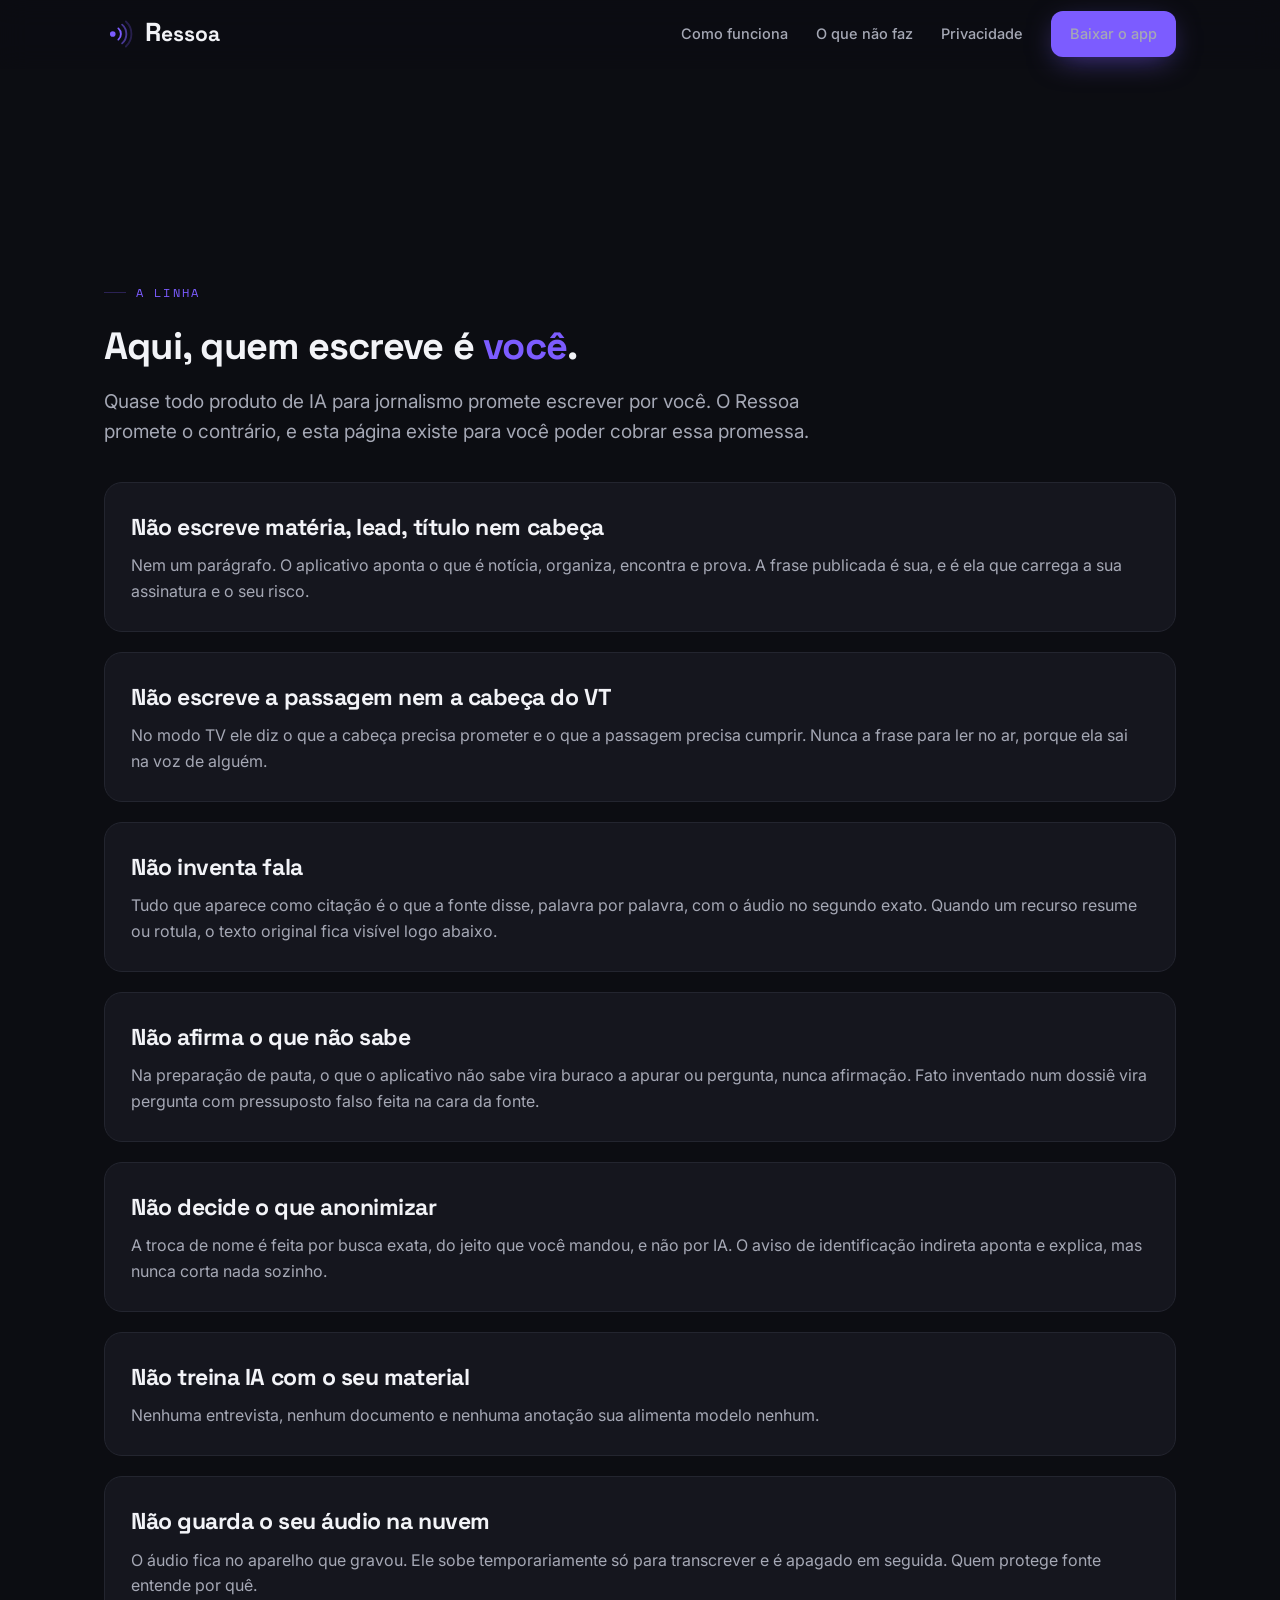
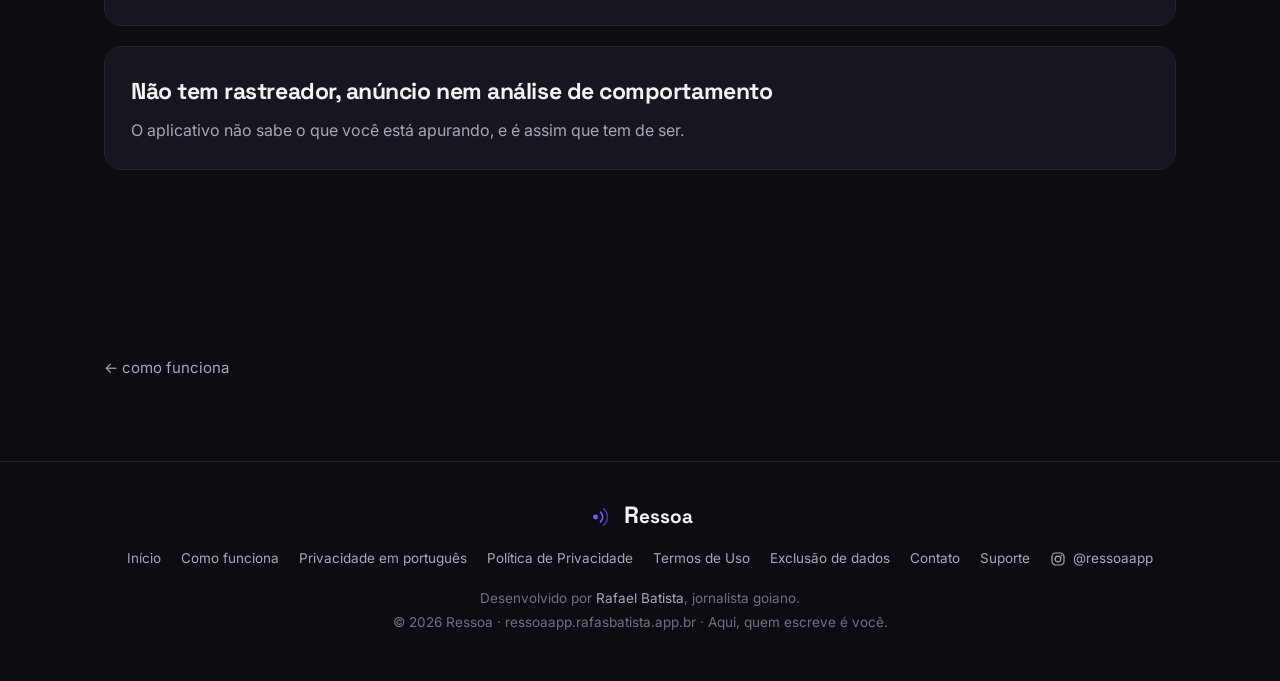
<file: o-que-nao-faz.html>
<!doctype html>
<html lang="pt-BR">
<head>
<meta charset="utf-8" />
<meta name="viewport" content="width=device-width, initial-scale=1" />
<title>O que o Ressoa não faz · Ressoa</title>
<meta name="description" content="A lista do que este aplicativo se recusa a fazer, e por quê. Zero texto jornalístico gerado por IA." />
<meta property="og:title" content="O que o Ressoa não faz · Ressoa" />
<meta property="og:description" content="A lista do que este aplicativo se recusa a fazer, e por quê. Zero texto jornalístico gerado por IA." />
<meta property="og:type" content="article" />
<meta property="og:site_name" content="Ressoa" />
<meta property="og:locale" content="pt_BR" />
<meta property="og:url" content="https://ressoaapp.rafasbatista.app.br/o-que-nao-faz.html" />
<meta property="og:image" content="https://ressoaapp.rafasbatista.app.br/og.png" />
<meta name="twitter:card" content="summary_large_image" />
<link rel="apple-touch-icon" href="https://ressoaapp.rafasbatista.app.br/apple-touch-icon.png" />
<meta name="theme-color" content="#0C0D12" />
<link rel="icon" href="favicon.png" />
<link rel="preconnect" href="https://fonts.googleapis.com" />
<link rel="preconnect" href="https://fonts.gstatic.com" crossorigin />
<link href="https://fonts.googleapis.com/css2?family=Space+Grotesk:wght@500;700&family=Inter:wght@400;500;600&family=Space+Mono:wght@400;700&display=swap" rel="stylesheet" />
<link rel="stylesheet" href="site.css" />
</head>
<body id="top">
<nav id="nav">
  <div class="wrap nav-in">
    <a class="brand" href="/" aria-label="Ressoa, início">
      <svg class="eco" viewBox="0 0 48 48" aria-hidden="true"><circle cx="14" cy="24" r="4.5" fill="currentColor"/><path d="M23 15a12 12 0 0 1 0 18" stroke="currentColor" stroke-width="3" fill="none" stroke-linecap="round"/><path d="M29 9a20 20 0 0 1 0 30" stroke="currentColor" stroke-width="3" fill="none" stroke-linecap="round" opacity=".55"/><path d="M35 4a27 27 0 0 1 0 40" stroke="currentColor" stroke-width="3" fill="none" stroke-linecap="round" opacity=".25"/></svg>
      <span><span class="r">R</span>essoa</span>
    </a>
    <div class="nav-links">
      <a href="como-funciona.html">Como funciona</a>
      <a href="o-que-nao-faz.html">O que não faz</a>
      <a href="privacidade-simples.html">Privacidade</a>
      <a class="btn btn-primary" href="/#baixar">Baixar o app</a>
    </div>
  </div>
</nav>
<main class="wrap" style="padding-top:120px;padding-bottom:80px">
  <section class="jornada">
    <span class="eyebrow">A linha</span>
    <h2>Aqui, quem escreve é <span class="grad">você</span>.</h2>
    <p class="lead">Quase todo produto de IA para jornalismo promete escrever por você. O Ressoa promete o contrário, e esta página existe para você poder cobrar essa promessa.</p>
    
      <article class="func">
        <h3>Não escreve matéria, lead, título nem cabeça</h3>
        <p class="problema" style="margin-bottom:0">Nem um parágrafo. O aplicativo aponta o que é notícia, organiza, encontra e prova. A frase publicada é sua, e é ela que carrega a sua assinatura e o seu risco.</p>
      </article>

      <article class="func">
        <h3>Não escreve a passagem nem a cabeça do VT</h3>
        <p class="problema" style="margin-bottom:0">No modo TV ele diz o que a cabeça precisa prometer e o que a passagem precisa cumprir. Nunca a frase para ler no ar, porque ela sai na voz de alguém.</p>
      </article>

      <article class="func">
        <h3>Não inventa fala</h3>
        <p class="problema" style="margin-bottom:0">Tudo que aparece como citação é o que a fonte disse, palavra por palavra, com o áudio no segundo exato. Quando um recurso resume ou rotula, o texto original fica visível logo abaixo.</p>
      </article>

      <article class="func">
        <h3>Não afirma o que não sabe</h3>
        <p class="problema" style="margin-bottom:0">Na preparação de pauta, o que o aplicativo não sabe vira buraco a apurar ou pergunta, nunca afirmação. Fato inventado num dossiê vira pergunta com pressuposto falso feita na cara da fonte.</p>
      </article>

      <article class="func">
        <h3>Não decide o que anonimizar</h3>
        <p class="problema" style="margin-bottom:0">A troca de nome é feita por busca exata, do jeito que você mandou, e não por IA. O aviso de identificação indireta aponta e explica, mas nunca corta nada sozinho.</p>
      </article>

      <article class="func">
        <h3>Não treina IA com o seu material</h3>
        <p class="problema" style="margin-bottom:0">Nenhuma entrevista, nenhum documento e nenhuma anotação sua alimenta modelo nenhum.</p>
      </article>

      <article class="func">
        <h3>Não guarda o seu áudio na nuvem</h3>
        <p class="problema" style="margin-bottom:0">O áudio fica no aparelho que gravou. Ele sobe temporariamente só para transcrever e é apagado em seguida. Quem protege fonte entende por quê.</p>
      </article>

      <article class="func">
        <h3>Não tem rastreador, anúncio nem análise de comportamento</h3>
        <p class="problema" style="margin-bottom:0">O aplicativo não sabe o que você está apurando, e é assim que tem de ser.</p>
      </article>
  </section>
  <a class="voltar-topo" href="como-funciona.html">← como funciona</a>
</main>
<footer>
  <div class="wrap foot-in">
    <div class="foot-marca">
      <svg class="eco" viewBox="0 0 48 48" aria-hidden="true"><circle cx="14" cy="24" r="4.5" fill="currentColor"/><path d="M23 15a12 12 0 0 1 0 18" stroke="currentColor" stroke-width="3" fill="none" stroke-linecap="round"/><path d="M29 9a20 20 0 0 1 0 30" stroke="currentColor" stroke-width="3" fill="none" stroke-linecap="round" opacity=".55"/></svg>
      <span><span class="r">R</span>essoa</span>
    </div>
    <div class="foot-links">
      <a href="/">Início</a>
      <a href="como-funciona.html">Como funciona</a>
      <a href="privacidade-simples.html">Privacidade em português</a>
      <a href="privacidade.html">Política de Privacidade</a>
      <a href="termos.html">Termos de Uso</a>
      <a href="exclusao-de-dados.html">Exclusão de dados</a>
      <a href="contato.html">Contato</a>
      <a href="mailto:ressoaapp@rafasbatista.app.br">Suporte</a>
      <a class="foot-ig" href="https://instagram.com/ressoaapp" target="_blank" rel="noopener">
        <svg viewBox="0 0 24 24" aria-hidden="true"><rect x="3" y="3" width="18" height="18" rx="5.5" fill="none" stroke="currentColor" stroke-width="1.8"/><circle cx="12" cy="12" r="4.2" fill="none" stroke="currentColor" stroke-width="1.8"/><circle cx="17.4" cy="6.6" r="1.25" fill="currentColor"/></svg>
        @ressoaapp
      </a>
    </div>
    <div class="foot-fina">
      Desenvolvido por <a href="https://rafasbatista.app.br/" target="_blank" rel="noopener">Rafael Batista</a>, jornalista goiano.<br>
      © 2026 Ressoa · ressoaapp.rafasbatista.app.br · Aqui, quem escreve é você.
    </div>
  </div>
</footer>
</body>
</html>
</file>
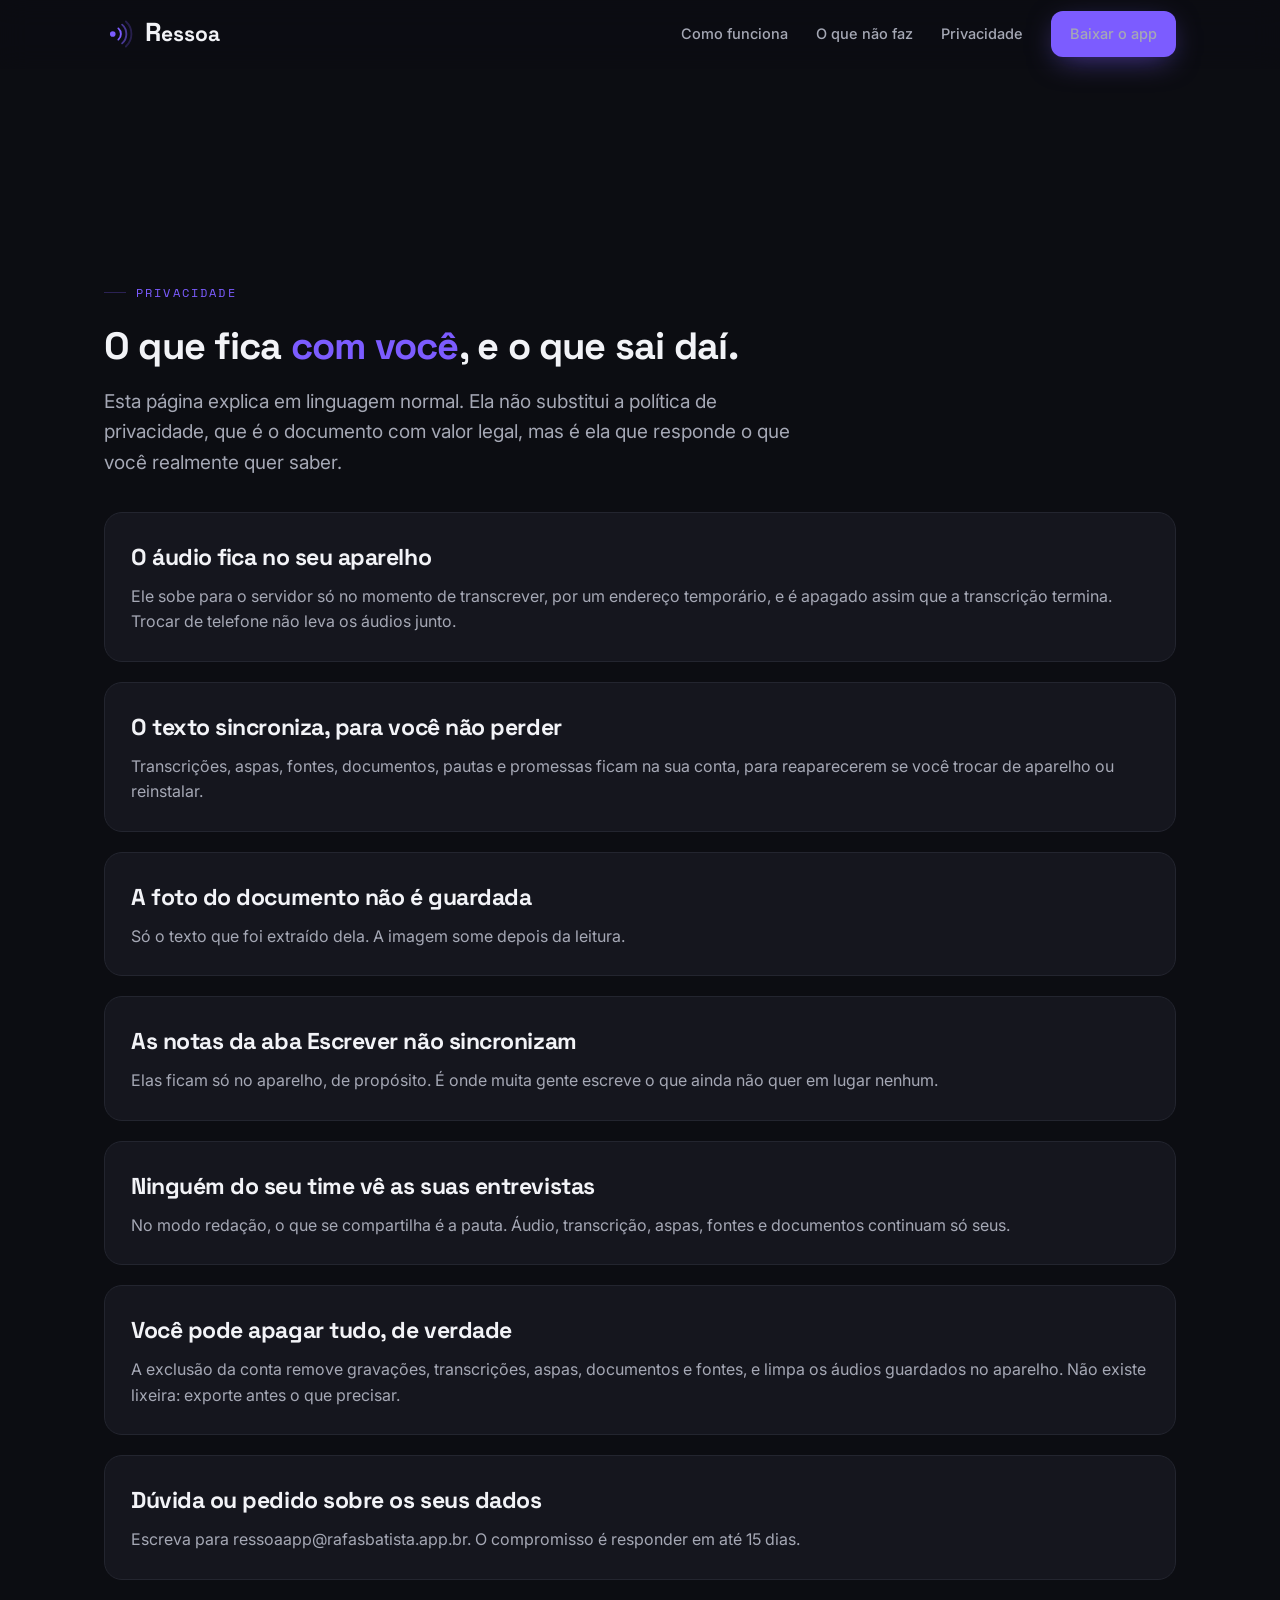
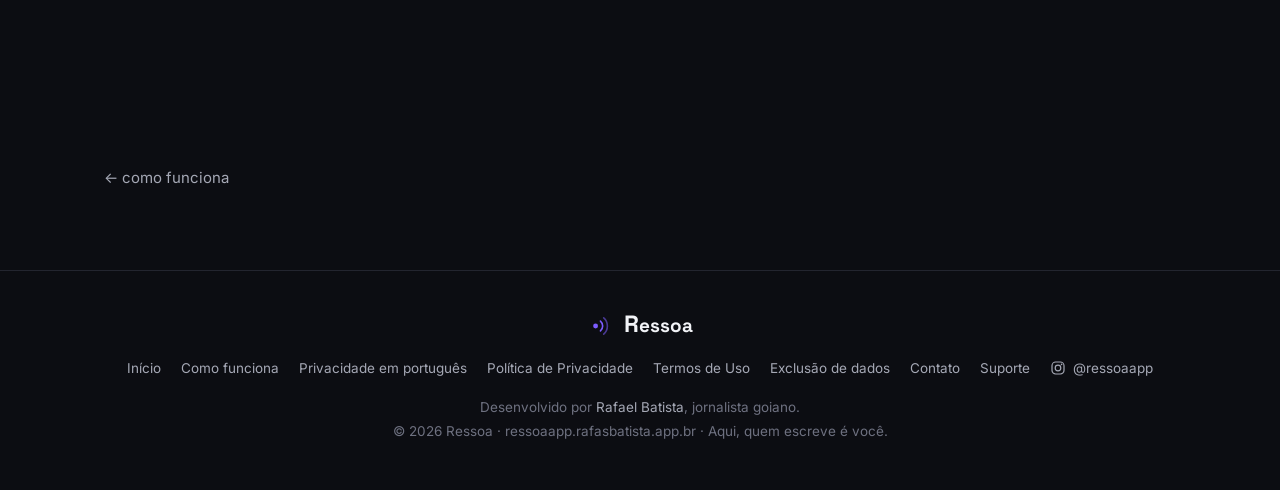
<file: privacidade-simples.html>
<!doctype html>
<html lang="pt-BR">
<head>
<meta charset="utf-8" />
<meta name="viewport" content="width=device-width, initial-scale=1" />
<title>Privacidade em português · Ressoa</title>
<meta name="description" content="O que o Ressoa guarda, onde guarda e o que nunca sai do seu aparelho, explicado sem juridiquês." />
<meta property="og:title" content="Privacidade em português · Ressoa" />
<meta property="og:description" content="O que o Ressoa guarda, onde guarda e o que nunca sai do seu aparelho, explicado sem juridiquês." />
<meta property="og:type" content="article" />
<meta property="og:site_name" content="Ressoa" />
<meta property="og:locale" content="pt_BR" />
<meta property="og:url" content="https://ressoaapp.rafasbatista.app.br/privacidade-simples.html" />
<meta property="og:image" content="https://ressoaapp.rafasbatista.app.br/og.png" />
<meta name="twitter:card" content="summary_large_image" />
<link rel="apple-touch-icon" href="https://ressoaapp.rafasbatista.app.br/apple-touch-icon.png" />
<meta name="theme-color" content="#0C0D12" />
<link rel="icon" href="favicon.png" />
<link rel="preconnect" href="https://fonts.googleapis.com" />
<link rel="preconnect" href="https://fonts.gstatic.com" crossorigin />
<link href="https://fonts.googleapis.com/css2?family=Space+Grotesk:wght@500;700&family=Inter:wght@400;500;600&family=Space+Mono:wght@400;700&display=swap" rel="stylesheet" />
<link rel="stylesheet" href="site.css" />
</head>
<body id="top">
<nav id="nav">
  <div class="wrap nav-in">
    <a class="brand" href="/" aria-label="Ressoa, início">
      <svg class="eco" viewBox="0 0 48 48" aria-hidden="true"><circle cx="14" cy="24" r="4.5" fill="currentColor"/><path d="M23 15a12 12 0 0 1 0 18" stroke="currentColor" stroke-width="3" fill="none" stroke-linecap="round"/><path d="M29 9a20 20 0 0 1 0 30" stroke="currentColor" stroke-width="3" fill="none" stroke-linecap="round" opacity=".55"/><path d="M35 4a27 27 0 0 1 0 40" stroke="currentColor" stroke-width="3" fill="none" stroke-linecap="round" opacity=".25"/></svg>
      <span><span class="r">R</span>essoa</span>
    </a>
    <div class="nav-links">
      <a href="como-funciona.html">Como funciona</a>
      <a href="o-que-nao-faz.html">O que não faz</a>
      <a href="privacidade-simples.html">Privacidade</a>
      <a class="btn btn-primary" href="/#baixar">Baixar o app</a>
    </div>
  </div>
</nav>
<main class="wrap" style="padding-top:120px;padding-bottom:80px">
  <section class="jornada">
    <span class="eyebrow">Privacidade</span>
    <h2>O que fica <span class="grad">com você</span>, e o que sai daí.</h2>
    <p class="lead">Esta página explica em linguagem normal. Ela não substitui a política de privacidade, que é o documento com valor legal, mas é ela que responde o que você realmente quer saber.</p>
    
      <article class="func">
        <h3>O áudio fica no seu aparelho</h3>
        <p class="problema" style="margin-bottom:0">Ele sobe para o servidor só no momento de transcrever, por um endereço temporário, e é apagado assim que a transcrição termina. Trocar de telefone não leva os áudios junto.</p>
      </article>

      <article class="func">
        <h3>O texto sincroniza, para você não perder</h3>
        <p class="problema" style="margin-bottom:0">Transcrições, aspas, fontes, documentos, pautas e promessas ficam na sua conta, para reaparecerem se você trocar de aparelho ou reinstalar.</p>
      </article>

      <article class="func">
        <h3>A foto do documento não é guardada</h3>
        <p class="problema" style="margin-bottom:0">Só o texto que foi extraído dela. A imagem some depois da leitura.</p>
      </article>

      <article class="func">
        <h3>As notas da aba Escrever não sincronizam</h3>
        <p class="problema" style="margin-bottom:0">Elas ficam só no aparelho, de propósito. É onde muita gente escreve o que ainda não quer em lugar nenhum.</p>
      </article>

      <article class="func">
        <h3>Ninguém do seu time vê as suas entrevistas</h3>
        <p class="problema" style="margin-bottom:0">No modo redação, o que se compartilha é a pauta. Áudio, transcrição, aspas, fontes e documentos continuam só seus.</p>
      </article>

      <article class="func">
        <h3>Você pode apagar tudo, de verdade</h3>
        <p class="problema" style="margin-bottom:0">A exclusão da conta remove gravações, transcrições, aspas, documentos e fontes, e limpa os áudios guardados no aparelho. Não existe lixeira: exporte antes o que precisar.</p>
      </article>

      <article class="func">
        <h3>Dúvida ou pedido sobre os seus dados</h3>
        <p class="problema" style="margin-bottom:0">Escreva para ressoaapp@rafasbatista.app.br. O compromisso é responder em até 15 dias.</p>
      </article>
  </section>
  <a class="voltar-topo" href="como-funciona.html">← como funciona</a>
</main>
<footer>
  <div class="wrap foot-in">
    <div class="foot-marca">
      <svg class="eco" viewBox="0 0 48 48" aria-hidden="true"><circle cx="14" cy="24" r="4.5" fill="currentColor"/><path d="M23 15a12 12 0 0 1 0 18" stroke="currentColor" stroke-width="3" fill="none" stroke-linecap="round"/><path d="M29 9a20 20 0 0 1 0 30" stroke="currentColor" stroke-width="3" fill="none" stroke-linecap="round" opacity=".55"/></svg>
      <span><span class="r">R</span>essoa</span>
    </div>
    <div class="foot-links">
      <a href="/">Início</a>
      <a href="como-funciona.html">Como funciona</a>
      <a href="privacidade-simples.html">Privacidade em português</a>
      <a href="privacidade.html">Política de Privacidade</a>
      <a href="termos.html">Termos de Uso</a>
      <a href="exclusao-de-dados.html">Exclusão de dados</a>
      <a href="contato.html">Contato</a>
      <a href="mailto:ressoaapp@rafasbatista.app.br">Suporte</a>
      <a class="foot-ig" href="https://instagram.com/ressoaapp" target="_blank" rel="noopener">
        <svg viewBox="0 0 24 24" aria-hidden="true"><rect x="3" y="3" width="18" height="18" rx="5.5" fill="none" stroke="currentColor" stroke-width="1.8"/><circle cx="12" cy="12" r="4.2" fill="none" stroke="currentColor" stroke-width="1.8"/><circle cx="17.4" cy="6.6" r="1.25" fill="currentColor"/></svg>
        @ressoaapp
      </a>
    </div>
    <div class="foot-fina">
      Desenvolvido por <a href="https://rafasbatista.app.br/" target="_blank" rel="noopener">Rafael Batista</a>, jornalista goiano.<br>
      © 2026 Ressoa · ressoaapp.rafasbatista.app.br · Aqui, quem escreve é você.
    </div>
  </div>
</footer>
</body>
</html>
</file>
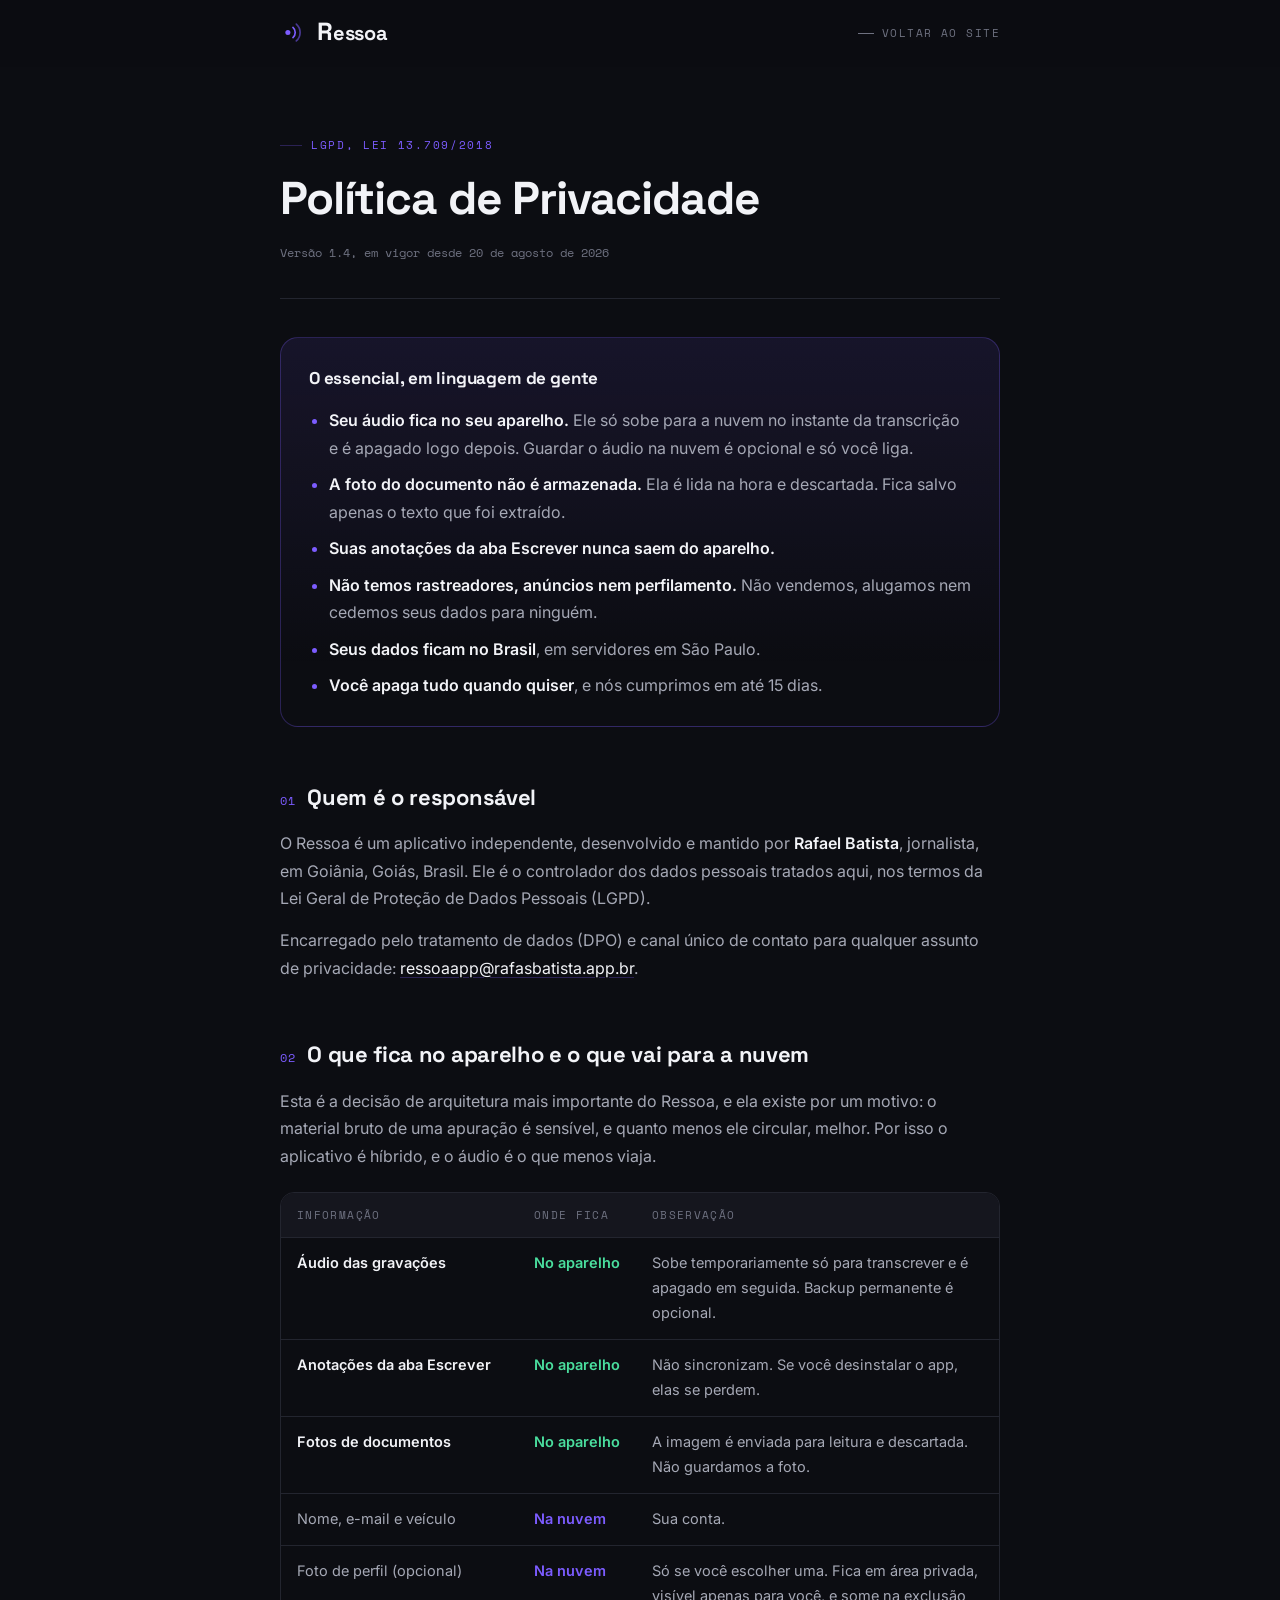
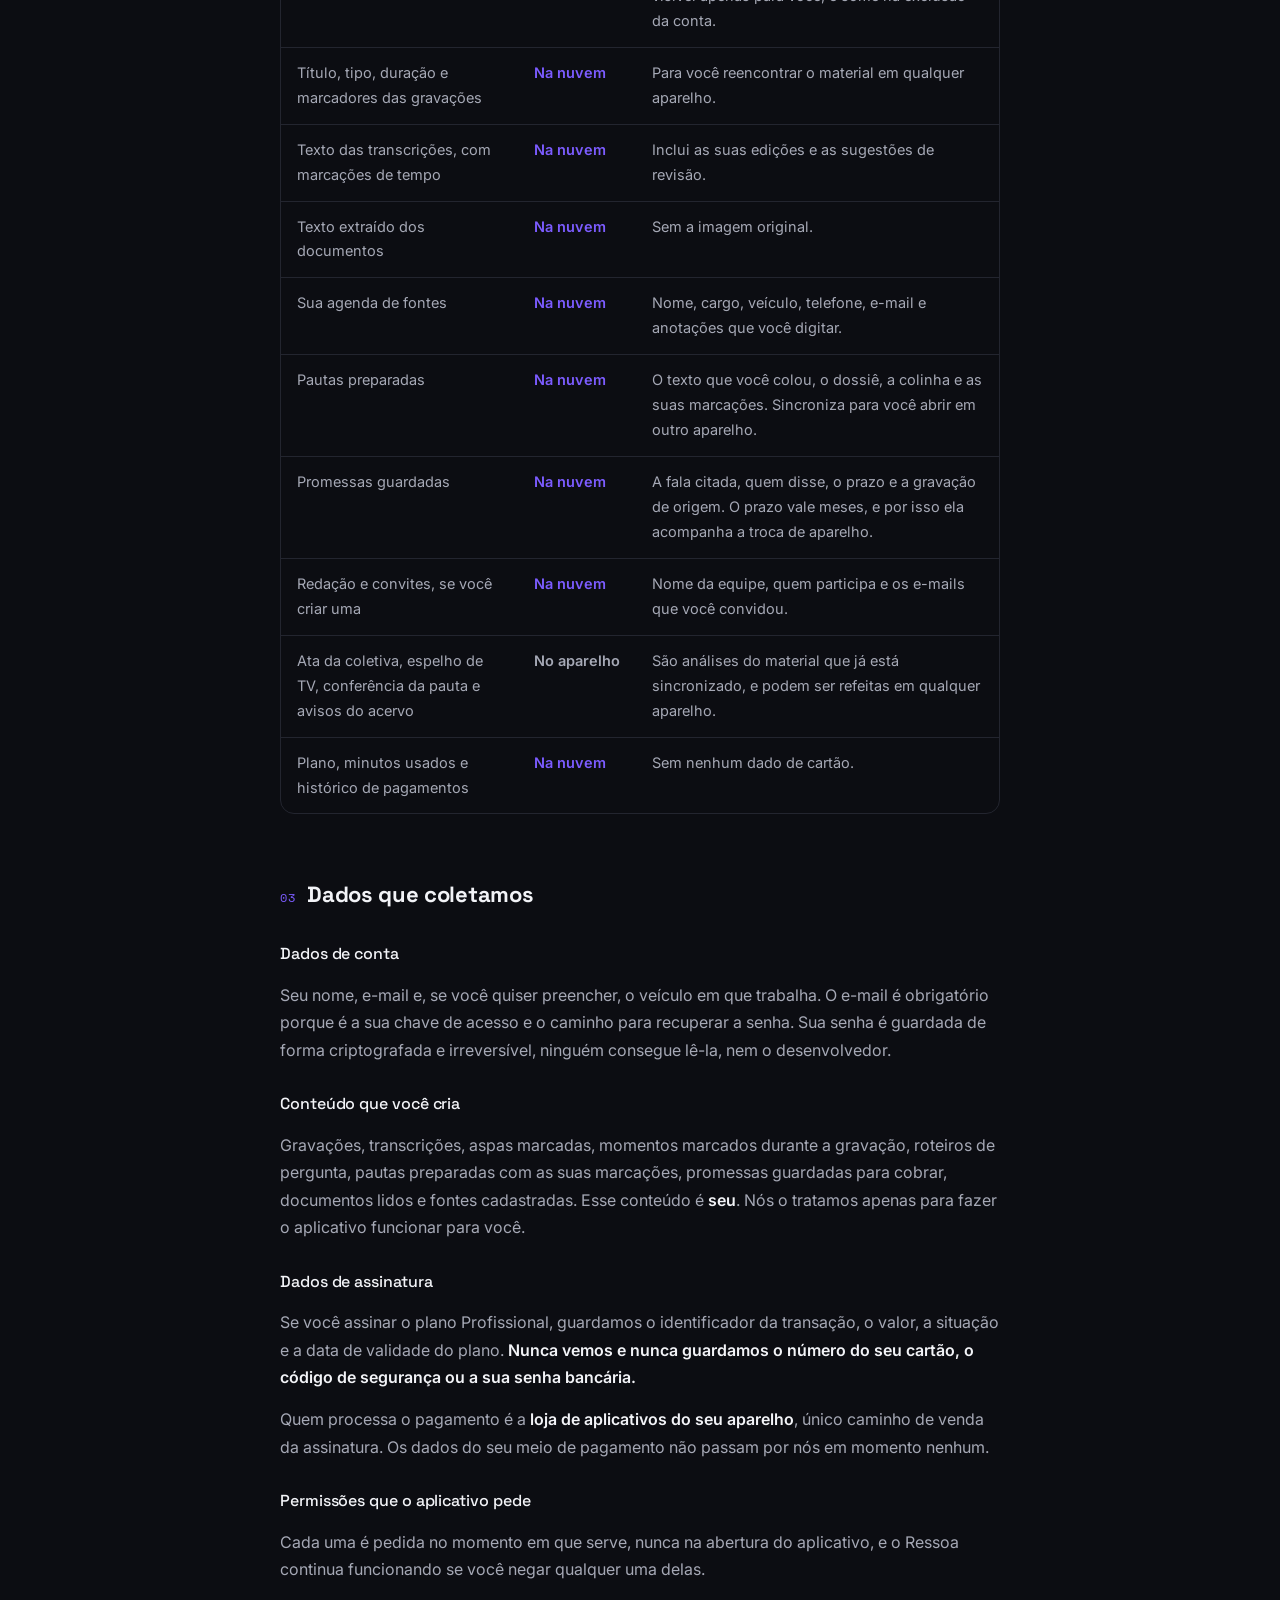
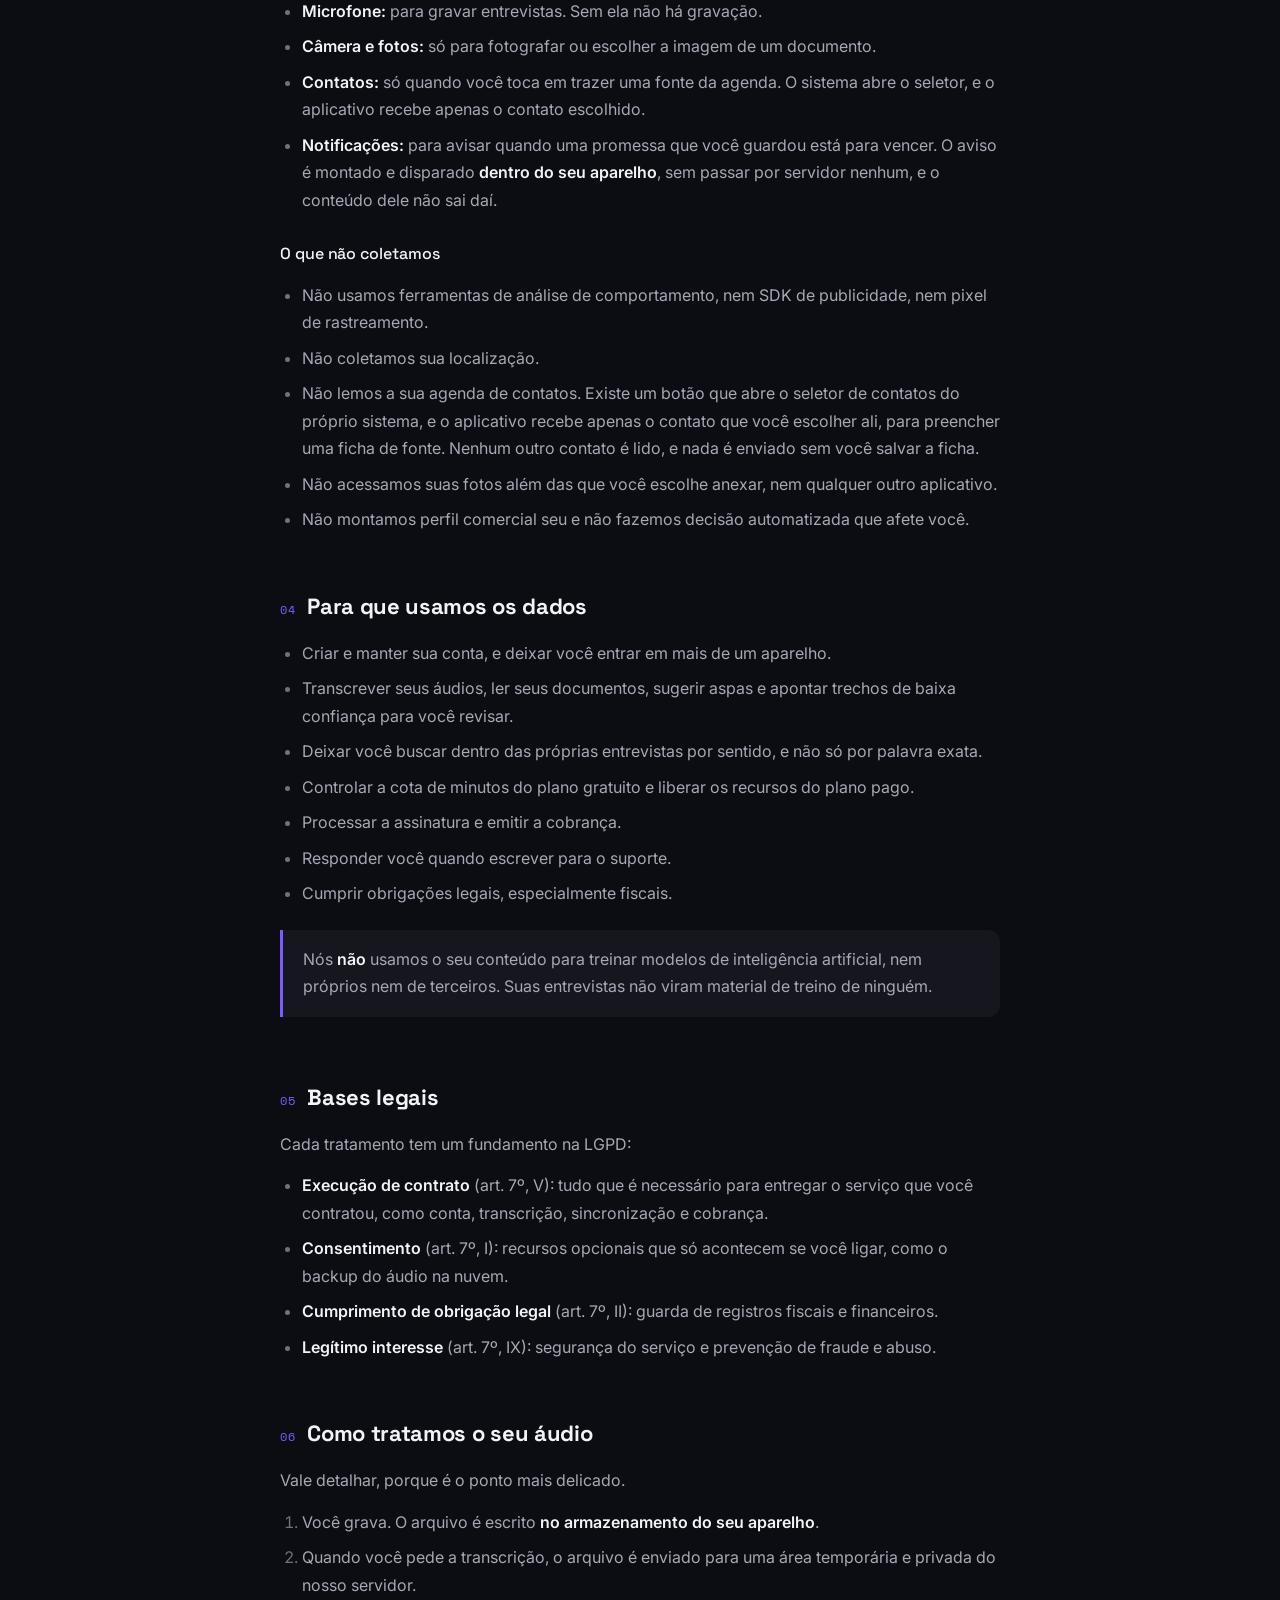
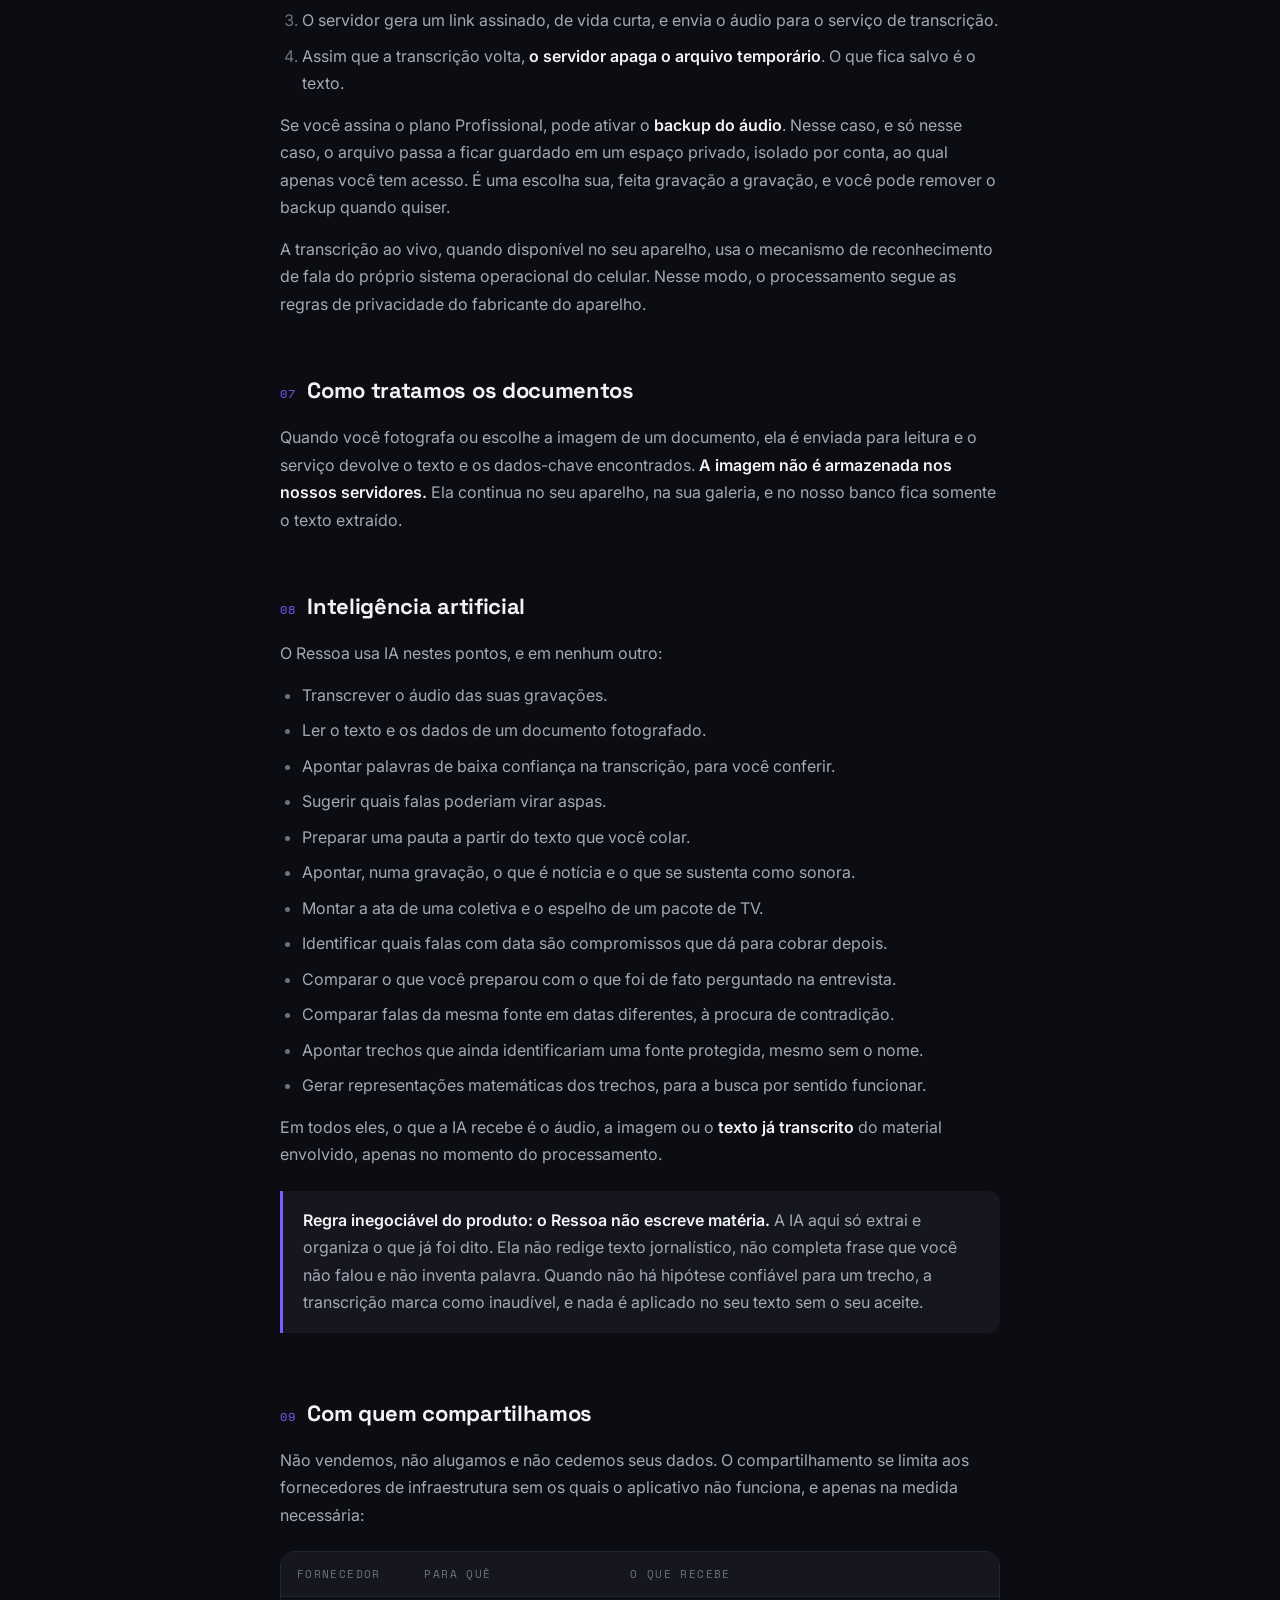
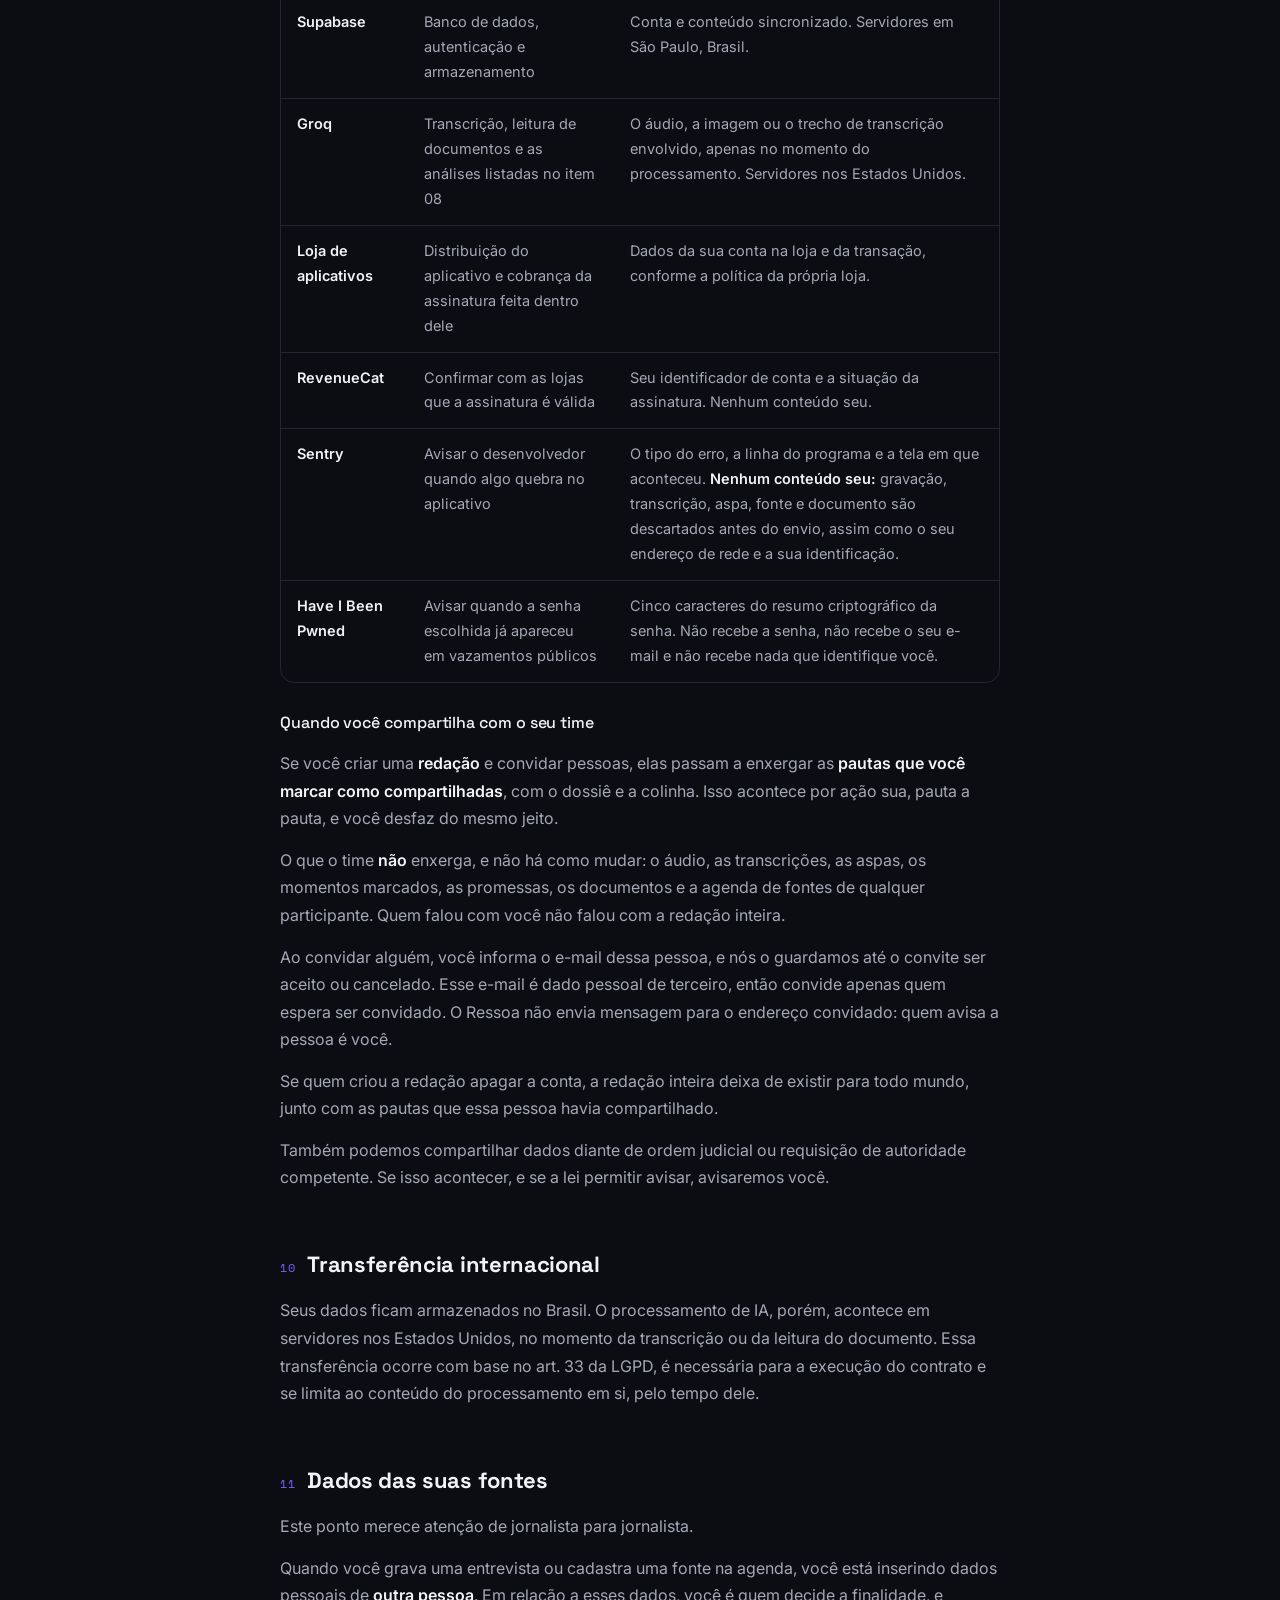
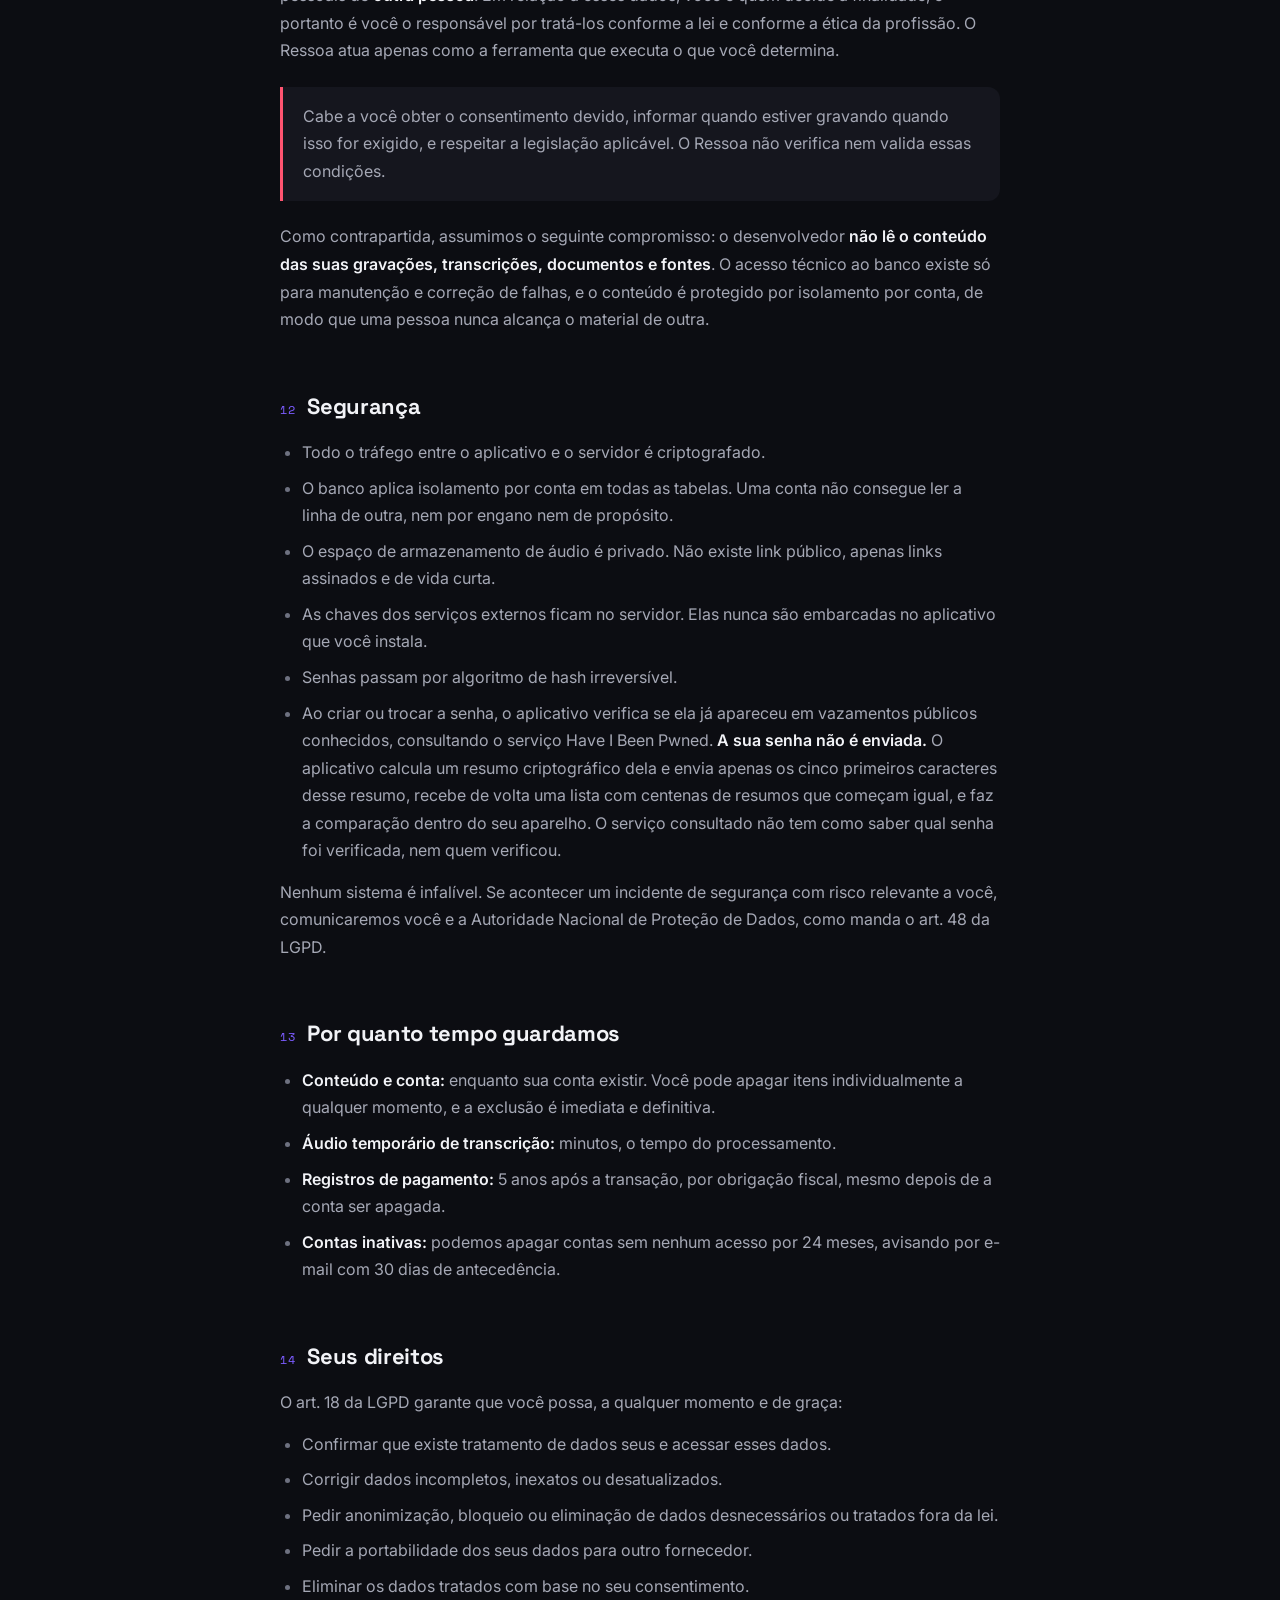
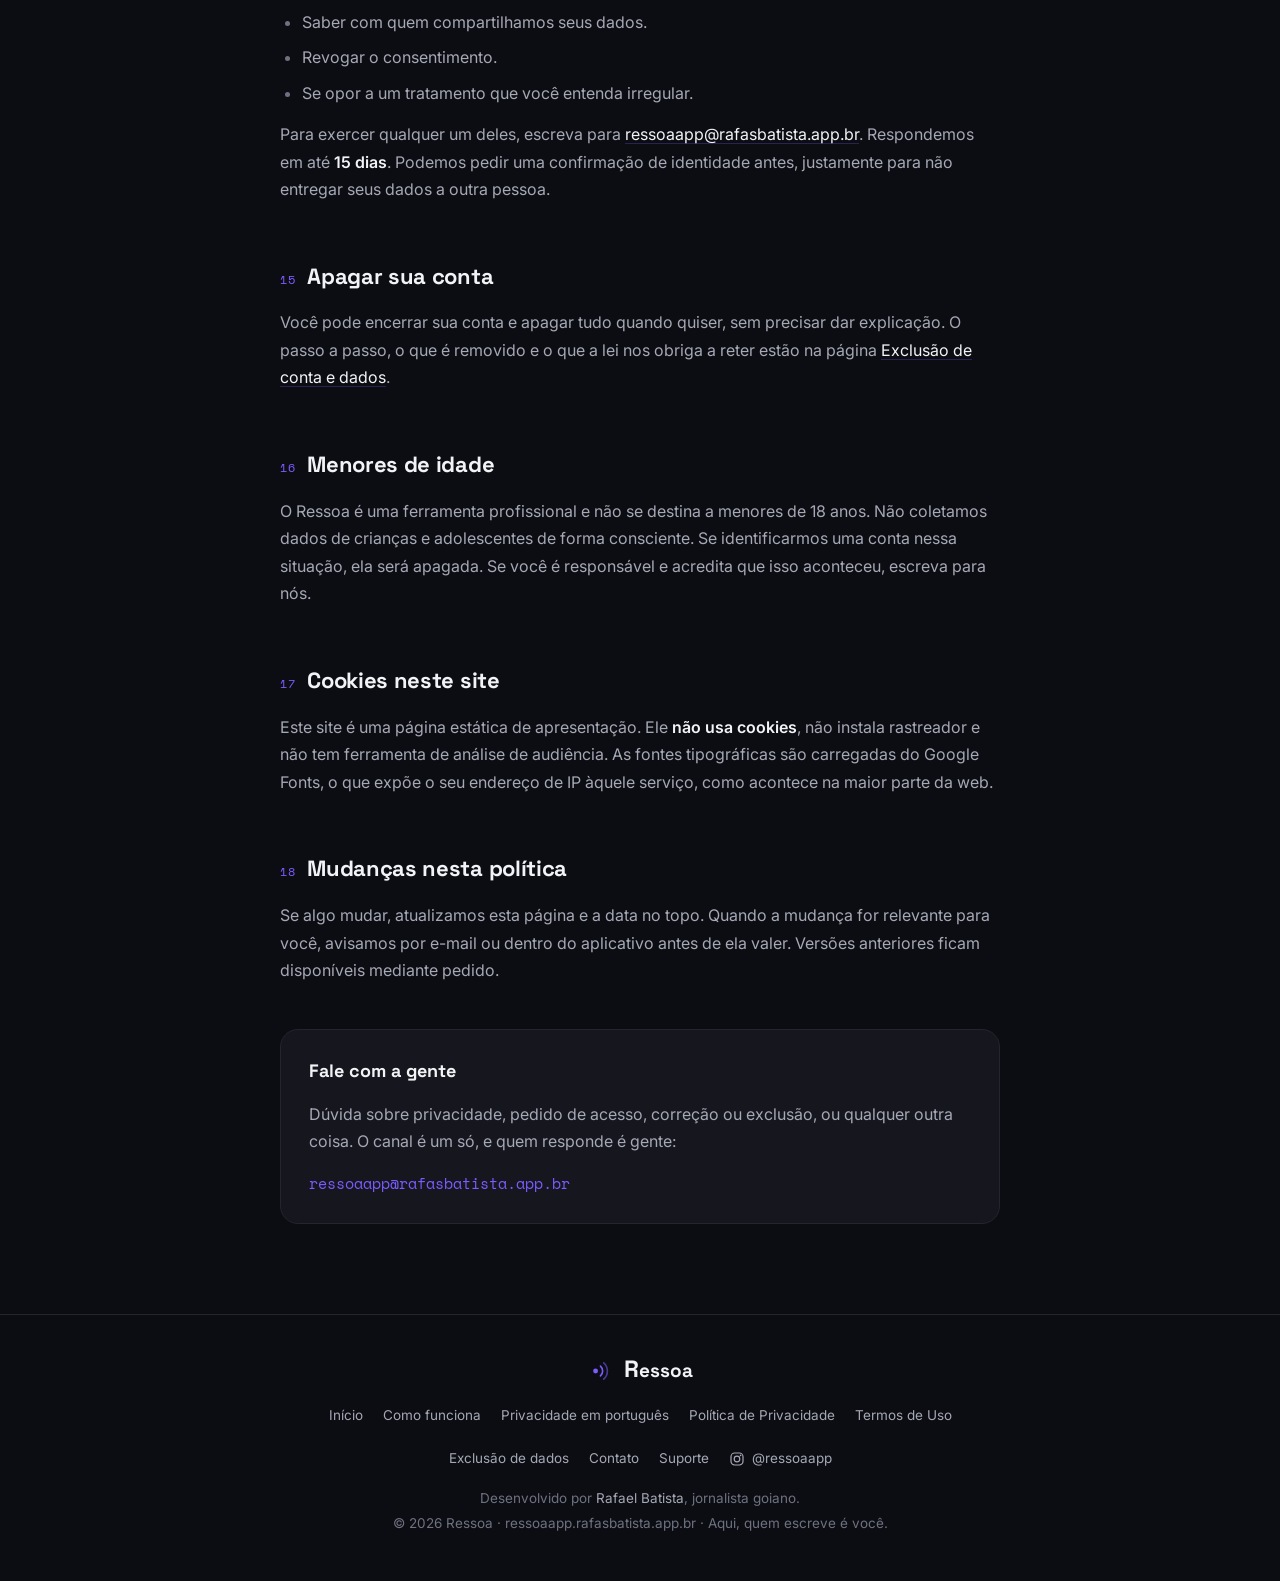
<file: privacidade.html>
<!doctype html>
<html lang="pt-BR">
<head>
<meta charset="utf-8" />
<meta name="viewport" content="width=device-width, initial-scale=1" />
<title>Política de Privacidade | Ressoa</title>
<meta name="description" content="Como o Ressoa trata os dados dos jornalistas. Seu áudio fica no aparelho, não há rastreadores e os dados ficam em servidores no Brasil." />
<meta name="theme-color" content="#0C0D12" />
<link rel="icon" type="image/png" href="favicon.png" />
<link rel="preconnect" href="https://fonts.googleapis.com" />
<link rel="preconnect" href="https://fonts.gstatic.com" crossorigin />
<link href="https://fonts.googleapis.com/css2?family=Space+Grotesk:wght@500;700&family=Inter:wght@400;500;600&family=Space+Mono:wght@400;700&display=swap" rel="stylesheet" />
<link rel="stylesheet" href="legal.css" />
</head>
<body>

<div class="topbar" id="topbar">
  <div class="wrap">
    <a class="brand" href="/">
      <svg class="eco" viewBox="0 0 48 48" aria-hidden="true"><circle cx="14" cy="24" r="4.5" fill="currentColor"/><path d="M23 15a12 12 0 0 1 0 18" stroke="currentColor" stroke-width="3" fill="none" stroke-linecap="round"/><path d="M29 9a20 20 0 0 1 0 30" stroke="currentColor" stroke-width="3" fill="none" stroke-linecap="round" opacity=".55"/></svg>
      <span><span class="r">R</span>essoa</span>
    </a>
    <a class="voltar" href="/">Voltar ao site</a>
  </div>
</div>

<div class="wrap">

<header class="doc">
  <div class="selo">LGPD, Lei 13.709/2018</div>
  <h1>Política de Privacidade</h1>
  <div class="datas">Versão 1.4, em vigor desde 20 de agosto de 2026</div>
</header>

<main>

<div class="resumo">
  <h2>O essencial, em linguagem de gente</h2>
  <ul>
    <li><strong>Seu áudio fica no seu aparelho.</strong> Ele só sobe para a nuvem no instante da transcrição e é apagado logo depois. Guardar o áudio na nuvem é opcional e só você liga.</li>
    <li><strong>A foto do documento não é armazenada.</strong> Ela é lida na hora e descartada. Fica salvo apenas o texto que foi extraído.</li>
    <li><strong>Suas anotações da aba Escrever nunca saem do aparelho.</strong></li>
    <li><strong>Não temos rastreadores, anúncios nem perfilamento.</strong> Não vendemos, alugamos nem cedemos seus dados para ninguém.</li>
    <li><strong>Seus dados ficam no Brasil</strong>, em servidores em São Paulo.</li>
    <li><strong>Você apaga tudo quando quiser</strong>, e nós cumprimos em até 15 dias.</li>
  </ul>
</div>

<section class="item">
  <h2><span class="n">01</span> Quem é o responsável</h2>
  <p>O Ressoa é um aplicativo independente, desenvolvido e mantido por <strong>Rafael Batista</strong>, jornalista, em Goiânia, Goiás, Brasil. Ele é o controlador dos dados pessoais tratados aqui, nos termos da Lei Geral de Proteção de Dados Pessoais (LGPD).</p>
  <p>Encarregado pelo tratamento de dados (DPO) e canal único de contato para qualquer assunto de privacidade: <a href="mailto:ressoaapp@rafasbatista.app.br">ressoaapp@rafasbatista.app.br</a>.</p>
</section>

<section class="item">
  <h2><span class="n">02</span> O que fica no aparelho e o que vai para a nuvem</h2>
  <p>Esta é a decisão de arquitetura mais importante do Ressoa, e ela existe por um motivo: o material bruto de uma apuração é sensível, e quanto menos ele circular, melhor. Por isso o aplicativo é híbrido, e o áudio é o que menos viaja.</p>
  <div class="tabela-wrap">
    <table>
      <thead>
        <tr><th>Informação</th><th>Onde fica</th><th>Observação</th></tr>
      </thead>
      <tbody>
        <tr>
          <td data-rotulo="Informação"><strong>Áudio das gravações</strong></td>
          <td class="local aparelho" data-rotulo="Onde fica">No aparelho</td>
          <td data-rotulo="Observação">Sobe temporariamente só para transcrever e é apagado em seguida. Backup permanente é opcional.</td>
        </tr>
        <tr>
          <td data-rotulo="Informação"><strong>Anotações da aba Escrever</strong></td>
          <td class="local aparelho" data-rotulo="Onde fica">No aparelho</td>
          <td data-rotulo="Observação">Não sincronizam. Se você desinstalar o app, elas se perdem.</td>
        </tr>
        <tr>
          <td data-rotulo="Informação"><strong>Fotos de documentos</strong></td>
          <td class="local aparelho" data-rotulo="Onde fica">No aparelho</td>
          <td data-rotulo="Observação">A imagem é enviada para leitura e descartada. Não guardamos a foto.</td>
        </tr>
        <tr>
          <td data-rotulo="Informação">Nome, e-mail e veículo</td>
          <td class="local nuvem" data-rotulo="Onde fica">Na nuvem</td>
          <td data-rotulo="Observação">Sua conta.</td>
        </tr>
        <tr>
          <td data-rotulo="Informação">Foto de perfil (opcional)</td>
          <td class="local nuvem" data-rotulo="Onde fica">Na nuvem</td>
          <td data-rotulo="Observação">Só se você escolher uma. Fica em área privada, visível apenas para você, e some na exclusão da conta.</td>
        </tr>
        <tr>
          <td data-rotulo="Informação">Título, tipo, duração e marcadores das gravações</td>
          <td class="local nuvem" data-rotulo="Onde fica">Na nuvem</td>
          <td data-rotulo="Observação">Para você reencontrar o material em qualquer aparelho.</td>
        </tr>
        <tr>
          <td data-rotulo="Informação">Texto das transcrições, com marcações de tempo</td>
          <td class="local nuvem" data-rotulo="Onde fica">Na nuvem</td>
          <td data-rotulo="Observação">Inclui as suas edições e as sugestões de revisão.</td>
        </tr>
        <tr>
          <td data-rotulo="Informação">Texto extraído dos documentos</td>
          <td class="local nuvem" data-rotulo="Onde fica">Na nuvem</td>
          <td data-rotulo="Observação">Sem a imagem original.</td>
        </tr>
        <tr>
          <td data-rotulo="Informação">Sua agenda de fontes</td>
          <td class="local nuvem" data-rotulo="Onde fica">Na nuvem</td>
          <td data-rotulo="Observação">Nome, cargo, veículo, telefone, e-mail e anotações que você digitar.</td>
        </tr>
        <tr>
          <td data-rotulo="Informação">Pautas preparadas</td>
          <td class="local nuvem" data-rotulo="Onde fica">Na nuvem</td>
          <td data-rotulo="Observação">O texto que você colou, o dossiê, a colinha e as suas marcações. Sincroniza para você abrir em outro aparelho.</td>
        </tr>
        <tr>
          <td data-rotulo="Informação">Promessas guardadas</td>
          <td class="local nuvem" data-rotulo="Onde fica">Na nuvem</td>
          <td data-rotulo="Observação">A fala citada, quem disse, o prazo e a gravação de origem. O prazo vale meses, e por isso ela acompanha a troca de aparelho.</td>
        </tr>
        <tr>
          <td data-rotulo="Informação">Redação e convites, se você criar uma</td>
          <td class="local nuvem" data-rotulo="Onde fica">Na nuvem</td>
          <td data-rotulo="Observação">Nome da equipe, quem participa e os e-mails que você convidou.</td>
        </tr>
        <tr>
          <td data-rotulo="Informação">Ata da coletiva, espelho de TV, conferência da pauta e avisos do acervo</td>
          <td class="local" data-rotulo="Onde fica">No aparelho</td>
          <td data-rotulo="Observação">São análises do material que já está sincronizado, e podem ser refeitas em qualquer aparelho.</td>
        </tr>
        <tr>
          <td data-rotulo="Informação">Plano, minutos usados e histórico de pagamentos</td>
          <td class="local nuvem" data-rotulo="Onde fica">Na nuvem</td>
          <td data-rotulo="Observação">Sem nenhum dado de cartão.</td>
        </tr>
      </tbody>
    </table>
  </div>
</section>

<section class="item">
  <h2><span class="n">03</span> Dados que coletamos</h2>

  <h3>Dados de conta</h3>
  <p>Seu nome, e-mail e, se você quiser preencher, o veículo em que trabalha. O e-mail é obrigatório porque é a sua chave de acesso e o caminho para recuperar a senha. Sua senha é guardada de forma criptografada e irreversível, ninguém consegue lê-la, nem o desenvolvedor.</p>

  <h3>Conteúdo que você cria</h3>
  <p>Gravações, transcrições, aspas marcadas, momentos marcados durante a gravação, roteiros de pergunta, pautas preparadas com as suas marcações, promessas guardadas para cobrar, documentos lidos e fontes cadastradas. Esse conteúdo é <strong>seu</strong>. Nós o tratamos apenas para fazer o aplicativo funcionar para você.</p>

  <h3>Dados de assinatura</h3>
  <p>Se você assinar o plano Profissional, guardamos o identificador da transação, o valor, a situação e a data de validade do plano. <strong>Nunca vemos e nunca guardamos o número do seu cartão, o código de segurança ou a sua senha bancária.</strong></p>
  <p>Quem processa o pagamento é a <strong>loja de aplicativos do seu aparelho</strong>, único caminho de venda da assinatura. Os dados do seu meio de pagamento não passam por nós em momento nenhum.</p>

  <h3>Permissões que o aplicativo pede</h3>
  <p>Cada uma é pedida no momento em que serve, nunca na abertura do aplicativo, e o Ressoa continua funcionando se você negar qualquer uma delas.</p>
  <ul>
    <li><strong>Microfone:</strong> para gravar entrevistas. Sem ela não há gravação.</li>
    <li><strong>Câmera e fotos:</strong> só para fotografar ou escolher a imagem de um documento.</li>
    <li><strong>Contatos:</strong> só quando você toca em trazer uma fonte da agenda. O sistema abre o seletor, e o aplicativo recebe apenas o contato escolhido.</li>
    <li><strong>Notificações:</strong> para avisar quando uma promessa que você guardou está para vencer. O aviso é montado e disparado <strong>dentro do seu aparelho</strong>, sem passar por servidor nenhum, e o conteúdo dele não sai daí.</li>
  </ul>

  <h3>O que não coletamos</h3>
  <ul>
    <li>Não usamos ferramentas de análise de comportamento, nem SDK de publicidade, nem pixel de rastreamento.</li>
    <li>Não coletamos sua localização.</li>
    <li>Não lemos a sua agenda de contatos. Existe um botão que abre o seletor de contatos do próprio sistema, e o aplicativo recebe apenas o contato que você escolher ali, para preencher uma ficha de fonte. Nenhum outro contato é lido, e nada é enviado sem você salvar a ficha.</li>
    <li>Não acessamos suas fotos além das que você escolhe anexar, nem qualquer outro aplicativo.</li>
    <li>Não montamos perfil comercial seu e não fazemos decisão automatizada que afete você.</li>
  </ul>
</section>

<section class="item">
  <h2><span class="n">04</span> Para que usamos os dados</h2>
  <ul>
    <li>Criar e manter sua conta, e deixar você entrar em mais de um aparelho.</li>
    <li>Transcrever seus áudios, ler seus documentos, sugerir aspas e apontar trechos de baixa confiança para você revisar.</li>
    <li>Deixar você buscar dentro das próprias entrevistas por sentido, e não só por palavra exata.</li>
    <li>Controlar a cota de minutos do plano gratuito e liberar os recursos do plano pago.</li>
    <li>Processar a assinatura e emitir a cobrança.</li>
    <li>Responder você quando escrever para o suporte.</li>
    <li>Cumprir obrigações legais, especialmente fiscais.</li>
  </ul>
  <div class="nota">
    <p>Nós <strong>não</strong> usamos o seu conteúdo para treinar modelos de inteligência artificial, nem próprios nem de terceiros. Suas entrevistas não viram material de treino de ninguém.</p>
  </div>
</section>

<section class="item">
  <h2><span class="n">05</span> Bases legais</h2>
  <p>Cada tratamento tem um fundamento na LGPD:</p>
  <ul>
    <li><strong>Execução de contrato</strong> (art. 7º, V): tudo que é necessário para entregar o serviço que você contratou, como conta, transcrição, sincronização e cobrança.</li>
    <li><strong>Consentimento</strong> (art. 7º, I): recursos opcionais que só acontecem se você ligar, como o backup do áudio na nuvem.</li>
    <li><strong>Cumprimento de obrigação legal</strong> (art. 7º, II): guarda de registros fiscais e financeiros.</li>
    <li><strong>Legítimo interesse</strong> (art. 7º, IX): segurança do serviço e prevenção de fraude e abuso.</li>
  </ul>
</section>

<section class="item">
  <h2><span class="n">06</span> Como tratamos o seu áudio</h2>
  <p>Vale detalhar, porque é o ponto mais delicado.</p>
  <ol>
    <li>Você grava. O arquivo é escrito <strong>no armazenamento do seu aparelho</strong>.</li>
    <li>Quando você pede a transcrição, o arquivo é enviado para uma área temporária e privada do nosso servidor.</li>
    <li>O servidor gera um link assinado, de vida curta, e envia o áudio para o serviço de transcrição.</li>
    <li>Assim que a transcrição volta, <strong>o servidor apaga o arquivo temporário</strong>. O que fica salvo é o texto.</li>
  </ol>
  <p>Se você assina o plano Profissional, pode ativar o <strong>backup do áudio</strong>. Nesse caso, e só nesse caso, o arquivo passa a ficar guardado em um espaço privado, isolado por conta, ao qual apenas você tem acesso. É uma escolha sua, feita gravação a gravação, e você pode remover o backup quando quiser.</p>
  <p>A transcrição ao vivo, quando disponível no seu aparelho, usa o mecanismo de reconhecimento de fala do próprio sistema operacional do celular. Nesse modo, o processamento segue as regras de privacidade do fabricante do aparelho.</p>
</section>

<section class="item">
  <h2><span class="n">07</span> Como tratamos os documentos</h2>
  <p>Quando você fotografa ou escolhe a imagem de um documento, ela é enviada para leitura e o serviço devolve o texto e os dados-chave encontrados. <strong>A imagem não é armazenada nos nossos servidores.</strong> Ela continua no seu aparelho, na sua galeria, e no nosso banco fica somente o texto extraído.</p>
</section>

<section class="item">
  <h2><span class="n">08</span> Inteligência artificial</h2>
  <p>O Ressoa usa IA nestes pontos, e em nenhum outro:</p>
  <ul>
    <li>Transcrever o áudio das suas gravações.</li>
    <li>Ler o texto e os dados de um documento fotografado.</li>
    <li>Apontar palavras de baixa confiança na transcrição, para você conferir.</li>
    <li>Sugerir quais falas poderiam virar aspas.</li>
    <li>Preparar uma pauta a partir do texto que você colar.</li>
    <li>Apontar, numa gravação, o que é notícia e o que se sustenta como sonora.</li>
    <li>Montar a ata de uma coletiva e o espelho de um pacote de TV.</li>
    <li>Identificar quais falas com data são compromissos que dá para cobrar depois.</li>
    <li>Comparar o que você preparou com o que foi de fato perguntado na entrevista.</li>
    <li>Comparar falas da mesma fonte em datas diferentes, à procura de contradição.</li>
    <li>Apontar trechos que ainda identificariam uma fonte protegida, mesmo sem o nome.</li>
    <li>Gerar representações matemáticas dos trechos, para a busca por sentido funcionar.</li>
  </ul>
  <p>Em todos eles, o que a IA recebe é o áudio, a imagem ou o <strong>texto já transcrito</strong> do material envolvido, apenas no momento do processamento.</p>
  <div class="nota">
    <p><strong>Regra inegociável do produto: o Ressoa não escreve matéria.</strong> A IA aqui só extrai e organiza o que já foi dito. Ela não redige texto jornalístico, não completa frase que você não falou e não inventa palavra. Quando não há hipótese confiável para um trecho, a transcrição marca como inaudível, e nada é aplicado no seu texto sem o seu aceite.</p>
  </div>
</section>

<section class="item">
  <h2><span class="n">09</span> Com quem compartilhamos</h2>
  <p>Não vendemos, não alugamos e não cedemos seus dados. O compartilhamento se limita aos fornecedores de infraestrutura sem os quais o aplicativo não funciona, e apenas na medida necessária:</p>
  <div class="tabela-wrap">
    <table>
      <thead>
        <tr><th>Fornecedor</th><th>Para quê</th><th>O que recebe</th></tr>
      </thead>
      <tbody>
        <tr>
          <td data-rotulo="Fornecedor"><strong>Supabase</strong></td>
          <td data-rotulo="Para quê">Banco de dados, autenticação e armazenamento</td>
          <td data-rotulo="O que recebe">Conta e conteúdo sincronizado. Servidores em São Paulo, Brasil.</td>
        </tr>
        <tr>
          <td data-rotulo="Fornecedor"><strong>Groq</strong></td>
          <td data-rotulo="Para quê">Transcrição, leitura de documentos e as análises listadas no item 08</td>
          <td data-rotulo="O que recebe">O áudio, a imagem ou o trecho de transcrição envolvido, apenas no momento do processamento. Servidores nos Estados Unidos.</td>
        </tr>
        <tr>
          <td data-rotulo="Fornecedor"><strong>Loja de aplicativos</strong></td>
          <td data-rotulo="Para quê">Distribuição do aplicativo e cobrança da assinatura feita dentro dele</td>
          <td data-rotulo="O que recebe">Dados da sua conta na loja e da transação, conforme a política da própria loja.</td>
        </tr>
        <tr>
          <td data-rotulo="Fornecedor"><strong>RevenueCat</strong></td>
          <td data-rotulo="Para quê">Confirmar com as lojas que a assinatura é válida</td>
          <td data-rotulo="O que recebe">Seu identificador de conta e a situação da assinatura. Nenhum conteúdo seu.</td>
        </tr>
        <tr>
          <td data-rotulo="Fornecedor"><strong>Sentry</strong></td>
          <td data-rotulo="Para quê">Avisar o desenvolvedor quando algo quebra no aplicativo</td>
          <td data-rotulo="O que recebe">O tipo do erro, a linha do programa e a tela em que aconteceu. <strong>Nenhum conteúdo seu:</strong> gravação, transcrição, aspa, fonte e documento são descartados antes do envio, assim como o seu endereço de rede e a sua identificação.</td>
        </tr>
        <tr>
          <td data-rotulo="Fornecedor"><strong>Have I Been Pwned</strong></td>
          <td data-rotulo="Para quê">Avisar quando a senha escolhida já apareceu em vazamentos públicos</td>
          <td data-rotulo="O que recebe">Cinco caracteres do resumo criptográfico da senha. Não recebe a senha, não recebe o seu e-mail e não recebe nada que identifique você.</td>
        </tr>
      </tbody>
    </table>
  </div>
  <h3>Quando você compartilha com o seu time</h3>
  <p>Se você criar uma <strong>redação</strong> e convidar pessoas, elas passam a enxergar as <strong>pautas que você marcar como compartilhadas</strong>, com o dossiê e a colinha. Isso acontece por ação sua, pauta a pauta, e você desfaz do mesmo jeito.</p>
  <p>O que o time <strong>não</strong> enxerga, e não há como mudar: o áudio, as transcrições, as aspas, os momentos marcados, as promessas, os documentos e a agenda de fontes de qualquer participante. Quem falou com você não falou com a redação inteira.</p>
  <p>Ao convidar alguém, você informa o e-mail dessa pessoa, e nós o guardamos até o convite ser aceito ou cancelado. Esse e-mail é dado pessoal de terceiro, então convide apenas quem espera ser convidado. O Ressoa não envia mensagem para o endereço convidado: quem avisa a pessoa é você.</p>
  <p>Se quem criou a redação apagar a conta, a redação inteira deixa de existir para todo mundo, junto com as pautas que essa pessoa havia compartilhado.</p>

  <p>Também podemos compartilhar dados diante de ordem judicial ou requisição de autoridade competente. Se isso acontecer, e se a lei permitir avisar, avisaremos você.</p>
</section>

<section class="item">
  <h2><span class="n">10</span> Transferência internacional</h2>
  <p>Seus dados ficam armazenados no Brasil. O processamento de IA, porém, acontece em servidores nos Estados Unidos, no momento da transcrição ou da leitura do documento. Essa transferência ocorre com base no art. 33 da LGPD, é necessária para a execução do contrato e se limita ao conteúdo do processamento em si, pelo tempo dele.</p>
</section>

<section class="item">
  <h2><span class="n">11</span> Dados das suas fontes</h2>
  <p>Este ponto merece atenção de jornalista para jornalista.</p>
  <p>Quando você grava uma entrevista ou cadastra uma fonte na agenda, você está inserindo dados pessoais de <strong>outra pessoa</strong>. Em relação a esses dados, você é quem decide a finalidade, e portanto é você o responsável por tratá-los conforme a lei e conforme a ética da profissão. O Ressoa atua apenas como a ferramenta que executa o que você determina.</p>
  <div class="nota alerta">
    <p>Cabe a você obter o consentimento devido, informar quando estiver gravando quando isso for exigido, e respeitar a legislação aplicável. O Ressoa não verifica nem valida essas condições.</p>
  </div>
  <p>Como contrapartida, assumimos o seguinte compromisso: o desenvolvedor <strong>não lê o conteúdo das suas gravações, transcrições, documentos e fontes</strong>. O acesso técnico ao banco existe só para manutenção e correção de falhas, e o conteúdo é protegido por isolamento por conta, de modo que uma pessoa nunca alcança o material de outra.</p>
</section>

<section class="item">
  <h2><span class="n">12</span> Segurança</h2>
  <ul>
    <li>Todo o tráfego entre o aplicativo e o servidor é criptografado.</li>
    <li>O banco aplica isolamento por conta em todas as tabelas. Uma conta não consegue ler a linha de outra, nem por engano nem de propósito.</li>
    <li>O espaço de armazenamento de áudio é privado. Não existe link público, apenas links assinados e de vida curta.</li>
    <li>As chaves dos serviços externos ficam no servidor. Elas nunca são embarcadas no aplicativo que você instala.</li>
    <li>Senhas passam por algoritmo de hash irreversível.</li>
    <li>Ao criar ou trocar a senha, o aplicativo verifica se ela já apareceu em vazamentos públicos conhecidos, consultando o serviço Have I Been Pwned. <strong>A sua senha não é enviada.</strong> O aplicativo calcula um resumo criptográfico dela e envia apenas os cinco primeiros caracteres desse resumo, recebe de volta uma lista com centenas de resumos que começam igual, e faz a comparação dentro do seu aparelho. O serviço consultado não tem como saber qual senha foi verificada, nem quem verificou.</li>
  </ul>
  <p>Nenhum sistema é infalível. Se acontecer um incidente de segurança com risco relevante a você, comunicaremos você e a Autoridade Nacional de Proteção de Dados, como manda o art. 48 da LGPD.</p>
</section>

<section class="item">
  <h2><span class="n">13</span> Por quanto tempo guardamos</h2>
  <ul>
    <li><strong>Conteúdo e conta:</strong> enquanto sua conta existir. Você pode apagar itens individualmente a qualquer momento, e a exclusão é imediata e definitiva.</li>
    <li><strong>Áudio temporário de transcrição:</strong> minutos, o tempo do processamento.</li>
    <li><strong>Registros de pagamento:</strong> 5 anos após a transação, por obrigação fiscal, mesmo depois de a conta ser apagada.</li>
    <li><strong>Contas inativas:</strong> podemos apagar contas sem nenhum acesso por 24 meses, avisando por e-mail com 30 dias de antecedência.</li>
  </ul>
</section>

<section class="item">
  <h2><span class="n">14</span> Seus direitos</h2>
  <p>O art. 18 da LGPD garante que você possa, a qualquer momento e de graça:</p>
  <ul>
    <li>Confirmar que existe tratamento de dados seus e acessar esses dados.</li>
    <li>Corrigir dados incompletos, inexatos ou desatualizados.</li>
    <li>Pedir anonimização, bloqueio ou eliminação de dados desnecessários ou tratados fora da lei.</li>
    <li>Pedir a portabilidade dos seus dados para outro fornecedor.</li>
    <li>Eliminar os dados tratados com base no seu consentimento.</li>
    <li>Saber com quem compartilhamos seus dados.</li>
    <li>Revogar o consentimento.</li>
    <li>Se opor a um tratamento que você entenda irregular.</li>
  </ul>
  <p>Para exercer qualquer um deles, escreva para <a href="mailto:ressoaapp@rafasbatista.app.br">ressoaapp@rafasbatista.app.br</a>. Respondemos em até <strong>15 dias</strong>. Podemos pedir uma confirmação de identidade antes, justamente para não entregar seus dados a outra pessoa.</p>
</section>

<section class="item">
  <h2><span class="n">15</span> Apagar sua conta</h2>
  <p>Você pode encerrar sua conta e apagar tudo quando quiser, sem precisar dar explicação. O passo a passo, o que é removido e o que a lei nos obriga a reter estão na página <a href="exclusao-de-dados.html">Exclusão de conta e dados</a>.</p>
</section>

<section class="item">
  <h2><span class="n">16</span> Menores de idade</h2>
  <p>O Ressoa é uma ferramenta profissional e não se destina a menores de 18 anos. Não coletamos dados de crianças e adolescentes de forma consciente. Se identificarmos uma conta nessa situação, ela será apagada. Se você é responsável e acredita que isso aconteceu, escreva para nós.</p>
</section>

<section class="item">
  <h2><span class="n">17</span> Cookies neste site</h2>
  <p>Este site é uma página estática de apresentação. Ele <strong>não usa cookies</strong>, não instala rastreador e não tem ferramenta de análise de audiência. As fontes tipográficas são carregadas do Google Fonts, o que expõe o seu endereço de IP àquele serviço, como acontece na maior parte da web.</p>
</section>

<section class="item">
  <h2><span class="n">18</span> Mudanças nesta política</h2>
  <p>Se algo mudar, atualizamos esta página e a data no topo. Quando a mudança for relevante para você, avisamos por e-mail ou dentro do aplicativo antes de ela valer. Versões anteriores ficam disponíveis mediante pedido.</p>
</section>

<div class="contato">
  <h2>Fale com a gente</h2>
  <p>Dúvida sobre privacidade, pedido de acesso, correção ou exclusão, ou qualquer outra coisa. O canal é um só, e quem responde é gente:</p>
  <a class="mail" href="mailto:ressoaapp@rafasbatista.app.br">ressoaapp@rafasbatista.app.br</a>
</div>

</main>
</div>

<footer>
  <div class="wrap foot-in">
    <div class="foot-marca">
      <svg class="eco" viewBox="0 0 48 48" aria-hidden="true"><circle cx="14" cy="24" r="4.5" fill="currentColor"/><path d="M23 15a12 12 0 0 1 0 18" stroke="currentColor" stroke-width="3" fill="none" stroke-linecap="round"/><path d="M29 9a20 20 0 0 1 0 30" stroke="currentColor" stroke-width="3" fill="none" stroke-linecap="round" opacity=".55"/></svg>
      <span><span class="r">R</span>essoa</span>
    </div>
    <div class="foot-links">
      <a href="/">Início</a>
      <a href="como-funciona.html">Como funciona</a>
      <a href="privacidade-simples.html">Privacidade em português</a>
      <a href="privacidade.html">Política de Privacidade</a>
      <a href="termos.html">Termos de Uso</a>
      <a href="exclusao-de-dados.html">Exclusão de dados</a>
      <a href="contato.html">Contato</a>
      <a href="mailto:ressoaapp@rafasbatista.app.br">Suporte</a>
      <a class="foot-ig" href="https://instagram.com/ressoaapp" target="_blank" rel="noopener">
        <svg viewBox="0 0 24 24" aria-hidden="true"><rect x="3" y="3" width="18" height="18" rx="5.5" fill="none" stroke="currentColor" stroke-width="1.8"/><circle cx="12" cy="12" r="4.2" fill="none" stroke="currentColor" stroke-width="1.8"/><circle cx="17.4" cy="6.6" r="1.25" fill="currentColor"/></svg>
        @ressoaapp
      </a>
    </div>
    <div class="foot-fina">
      Desenvolvido por <a href="https://rafasbatista.app.br/" target="_blank" rel="noopener">Rafael Batista</a>, jornalista goiano.<br>
      © 2026 Ressoa · ressoaapp.rafasbatista.app.br · Aqui, quem escreve é você.
    </div>
  </div>
</footer>

<script>
  var tb = document.getElementById('topbar');
  addEventListener('scroll', function () {
    tb.classList.toggle('scrolled', scrollY > 8);
  }, { passive: true });
</script>

</body>
</html>
</file>
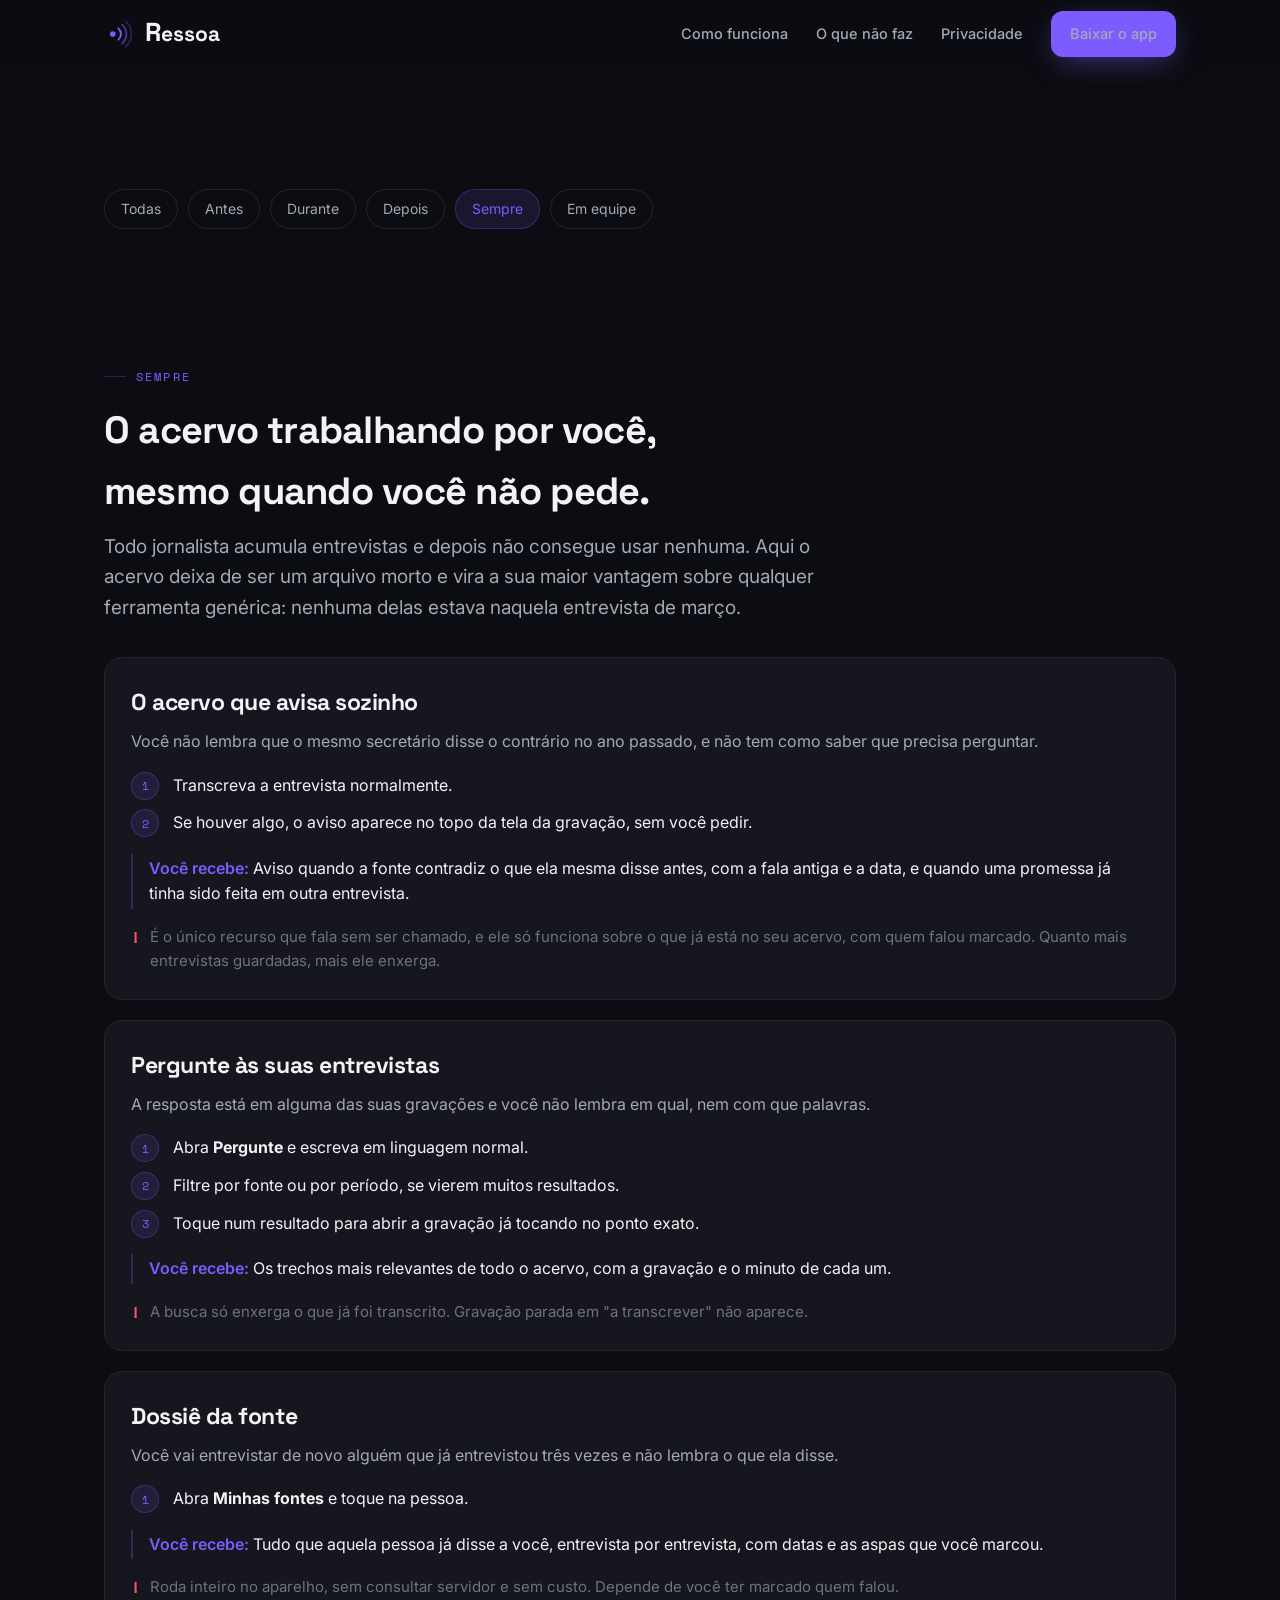
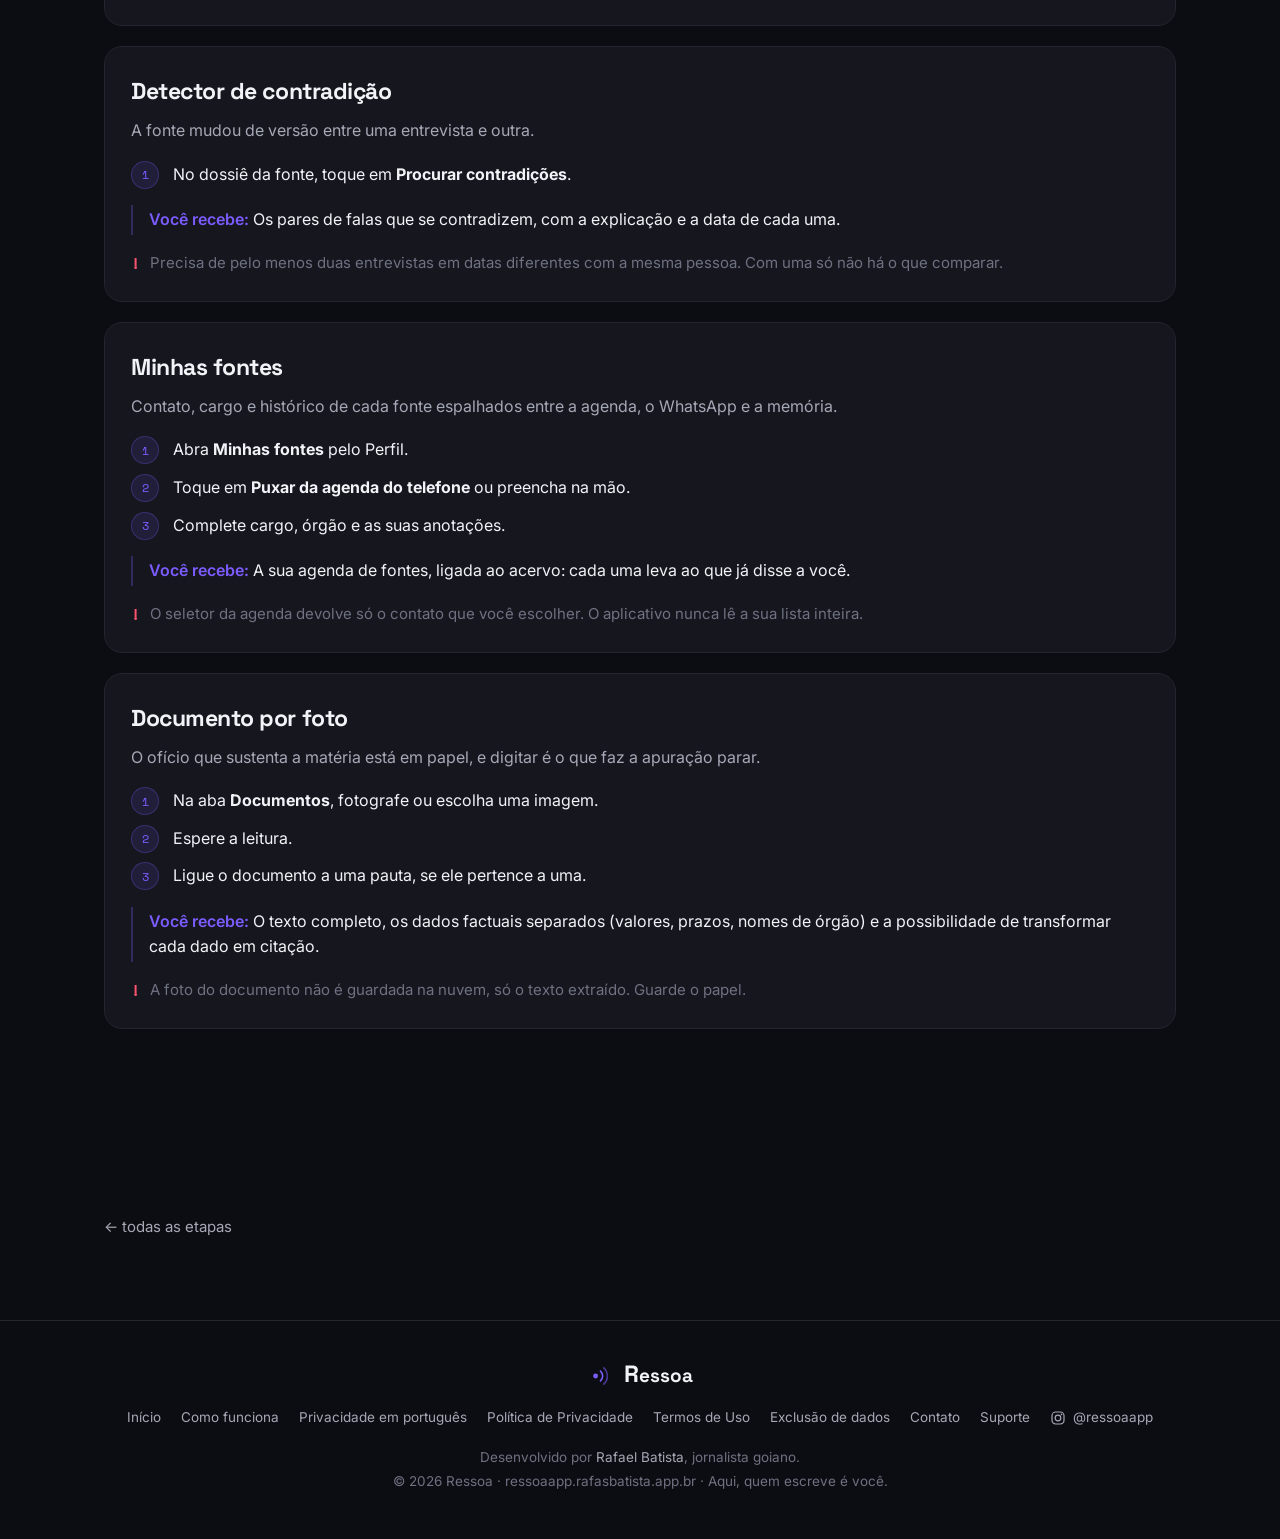
<file: sempre.html>
<!doctype html>
<html lang="pt-BR">
<head>
<meta charset="utf-8" />
<meta name="viewport" content="width=device-width, initial-scale=1" />
<title>Sempre · Ressoa</title>
<meta name="description" content="O acervo trabalhando por você, mesmo quando você não pede. Passo a passo de cada função do Ressoa nesta etapa da apuração." />
<meta property="og:title" content="Sempre · Ressoa" />
<meta property="og:description" content="O acervo trabalhando por você, mesmo quando você não pede. Passo a passo de cada função do Ressoa nesta etapa da apuração." />
<meta property="og:type" content="article" />
<meta property="og:site_name" content="Ressoa" />
<meta property="og:locale" content="pt_BR" />
<meta property="og:url" content="https://ressoaapp.rafasbatista.app.br/sempre.html" />
<meta property="og:image" content="https://ressoaapp.rafasbatista.app.br/og.png" />
<meta name="twitter:card" content="summary_large_image" />
<link rel="apple-touch-icon" href="https://ressoaapp.rafasbatista.app.br/apple-touch-icon.png" />
<meta name="theme-color" content="#0C0D12" />
<link rel="icon" href="favicon.png" />
<link rel="preconnect" href="https://fonts.googleapis.com" />
<link rel="preconnect" href="https://fonts.gstatic.com" crossorigin />
<link href="https://fonts.googleapis.com/css2?family=Space+Grotesk:wght@500;700&family=Inter:wght@400;500;600&family=Space+Mono:wght@400;700&display=swap" rel="stylesheet" />
<link rel="stylesheet" href="site.css" />
</head>
<body id="top">
<nav id="nav">
  <div class="wrap nav-in">
    <a class="brand" href="/" aria-label="Ressoa, início">
      <svg class="eco" viewBox="0 0 48 48" aria-hidden="true"><circle cx="14" cy="24" r="4.5" fill="currentColor"/><path d="M23 15a12 12 0 0 1 0 18" stroke="currentColor" stroke-width="3" fill="none" stroke-linecap="round"/><path d="M29 9a20 20 0 0 1 0 30" stroke="currentColor" stroke-width="3" fill="none" stroke-linecap="round" opacity=".55"/><path d="M35 4a27 27 0 0 1 0 40" stroke="currentColor" stroke-width="3" fill="none" stroke-linecap="round" opacity=".25"/></svg>
      <span><span class="r">R</span>essoa</span>
    </a>
    <div class="nav-links">
      <a href="como-funciona.html">Como funciona</a>
      <a href="o-que-nao-faz.html">O que não faz</a>
      <a href="privacidade-simples.html">Privacidade</a>
      <a class="btn btn-primary" href="/#baixar">Baixar o app</a>
    </div>
  </div>
</nav>
<main class="wrap" style="padding-top:120px;padding-bottom:80px">
  <div class="trilha"><a href="como-funciona.html">Todas</a><a href="antes.html">Antes</a><a href="durante.html">Durante</a><a href="depois.html">Depois</a><a href="sempre.html" aria-current="page">Sempre</a><a href="equipe.html">Em equipe</a></div>
  <section class="jornada">
    <span class="eyebrow">Sempre</span>
    <h2>O acervo trabalhando por você, mesmo quando você não pede.</h2>
    <p class="lead">Todo jornalista acumula entrevistas e depois não consegue usar nenhuma. Aqui o acervo deixa de ser um arquivo morto e vira a sua maior vantagem sobre qualquer ferramenta genérica: nenhuma delas estava naquela entrevista de março.</p>
    
      <article class="func">
        <h3>O acervo que avisa sozinho</h3>
        <p class="problema">Você não lembra que o mesmo secretário disse o contrário no ano passado, e não tem como saber que precisa perguntar.</p>
        <ol class="passos">
          <li>Transcreva a entrevista normalmente.</li>
          <li>Se houver algo, o aviso aparece no topo da tela da gravação, sem você pedir.</li>
        </ol>
        <p class="recebe"><strong>Você recebe:</strong> Aviso quando a fonte contradiz o que ela mesma disse antes, com a fala antiga e a data, e quando uma promessa já tinha sido feita em outra entrevista.</p>
        <p class="ressalva">É o único recurso que fala sem ser chamado, e ele só funciona sobre o que já está no seu acervo, com quem falou marcado. Quanto mais entrevistas guardadas, mais ele enxerga.</p>
      </article>

      <article class="func">
        <h3>Pergunte às suas entrevistas</h3>
        <p class="problema">A resposta está em alguma das suas gravações e você não lembra em qual, nem com que palavras.</p>
        <ol class="passos">
          <li>Abra <strong>Pergunte</strong> e escreva em linguagem normal.</li>
          <li>Filtre por fonte ou por período, se vierem muitos resultados.</li>
          <li>Toque num resultado para abrir a gravação já tocando no ponto exato.</li>
        </ol>
        <p class="recebe"><strong>Você recebe:</strong> Os trechos mais relevantes de todo o acervo, com a gravação e o minuto de cada um.</p>
        <p class="ressalva">A busca só enxerga o que já foi transcrito. Gravação parada em "a transcrever" não aparece.</p>
      </article>

      <article class="func">
        <h3>Dossiê da fonte</h3>
        <p class="problema">Você vai entrevistar de novo alguém que já entrevistou três vezes e não lembra o que ela disse.</p>
        <ol class="passos">
          <li>Abra <strong>Minhas fontes</strong> e toque na pessoa.</li>
        </ol>
        <p class="recebe"><strong>Você recebe:</strong> Tudo que aquela pessoa já disse a você, entrevista por entrevista, com datas e as aspas que você marcou.</p>
        <p class="ressalva">Roda inteiro no aparelho, sem consultar servidor e sem custo. Depende de você ter marcado quem falou.</p>
      </article>

      <article class="func">
        <h3>Detector de contradição</h3>
        <p class="problema">A fonte mudou de versão entre uma entrevista e outra.</p>
        <ol class="passos">
          <li>No dossiê da fonte, toque em <strong>Procurar contradições</strong>.</li>
        </ol>
        <p class="recebe"><strong>Você recebe:</strong> Os pares de falas que se contradizem, com a explicação e a data de cada uma.</p>
        <p class="ressalva">Precisa de pelo menos duas entrevistas em datas diferentes com a mesma pessoa. Com uma só não há o que comparar.</p>
      </article>

      <article class="func">
        <h3>Minhas fontes</h3>
        <p class="problema">Contato, cargo e histórico de cada fonte espalhados entre a agenda, o WhatsApp e a memória.</p>
        <ol class="passos">
          <li>Abra <strong>Minhas fontes</strong> pelo Perfil.</li>
          <li>Toque em <strong>Puxar da agenda do telefone</strong> ou preencha na mão.</li>
          <li>Complete cargo, órgão e as suas anotações.</li>
        </ol>
        <p class="recebe"><strong>Você recebe:</strong> A sua agenda de fontes, ligada ao acervo: cada uma leva ao que já disse a você.</p>
        <p class="ressalva">O seletor da agenda devolve só o contato que você escolher. O aplicativo nunca lê a sua lista inteira.</p>
      </article>

      <article class="func">
        <h3>Documento por foto</h3>
        <p class="problema">O ofício que sustenta a matéria está em papel, e digitar é o que faz a apuração parar.</p>
        <ol class="passos">
          <li>Na aba <strong>Documentos</strong>, fotografe ou escolha uma imagem.</li>
          <li>Espere a leitura.</li>
          <li>Ligue o documento a uma pauta, se ele pertence a uma.</li>
        </ol>
        <p class="recebe"><strong>Você recebe:</strong> O texto completo, os dados factuais separados (valores, prazos, nomes de órgão) e a possibilidade de transformar cada dado em citação.</p>
        <p class="ressalva">A foto do documento não é guardada na nuvem, só o texto extraído. Guarde o papel.</p>
      </article>
  </section>
  <a class="voltar-topo" href="como-funciona.html">← todas as etapas</a>
</main>
<footer>
  <div class="wrap foot-in">
    <div class="foot-marca">
      <svg class="eco" viewBox="0 0 48 48" aria-hidden="true"><circle cx="14" cy="24" r="4.5" fill="currentColor"/><path d="M23 15a12 12 0 0 1 0 18" stroke="currentColor" stroke-width="3" fill="none" stroke-linecap="round"/><path d="M29 9a20 20 0 0 1 0 30" stroke="currentColor" stroke-width="3" fill="none" stroke-linecap="round" opacity=".55"/></svg>
      <span><span class="r">R</span>essoa</span>
    </div>
    <div class="foot-links">
      <a href="/">Início</a>
      <a href="como-funciona.html">Como funciona</a>
      <a href="privacidade-simples.html">Privacidade em português</a>
      <a href="privacidade.html">Política de Privacidade</a>
      <a href="termos.html">Termos de Uso</a>
      <a href="exclusao-de-dados.html">Exclusão de dados</a>
      <a href="contato.html">Contato</a>
      <a href="mailto:ressoaapp@rafasbatista.app.br">Suporte</a>
      <a class="foot-ig" href="https://instagram.com/ressoaapp" target="_blank" rel="noopener">
        <svg viewBox="0 0 24 24" aria-hidden="true"><rect x="3" y="3" width="18" height="18" rx="5.5" fill="none" stroke="currentColor" stroke-width="1.8"/><circle cx="12" cy="12" r="4.2" fill="none" stroke="currentColor" stroke-width="1.8"/><circle cx="17.4" cy="6.6" r="1.25" fill="currentColor"/></svg>
        @ressoaapp
      </a>
    </div>
    <div class="foot-fina">
      Desenvolvido por <a href="https://rafasbatista.app.br/" target="_blank" rel="noopener">Rafael Batista</a>, jornalista goiano.<br>
      © 2026 Ressoa · ressoaapp.rafasbatista.app.br · Aqui, quem escreve é você.
    </div>
  </div>
</footer>
</body>
</html>
</file>
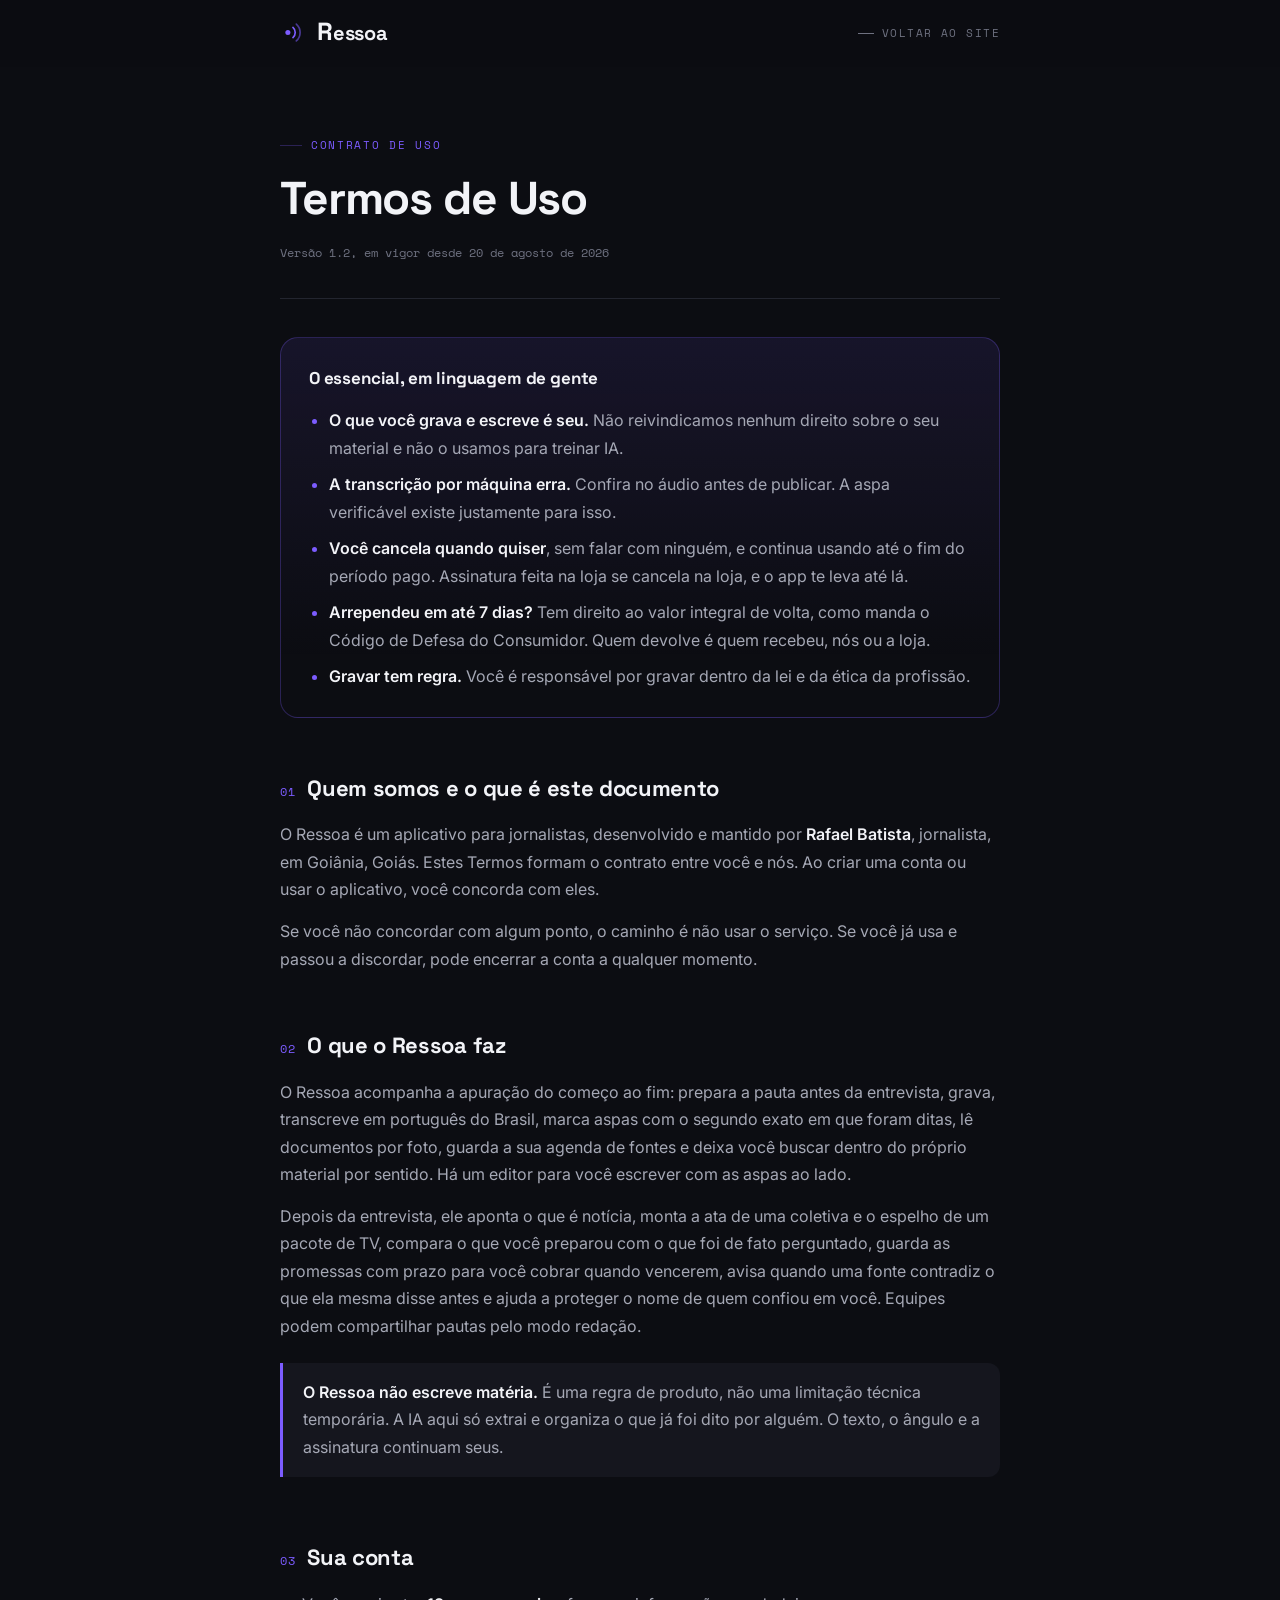
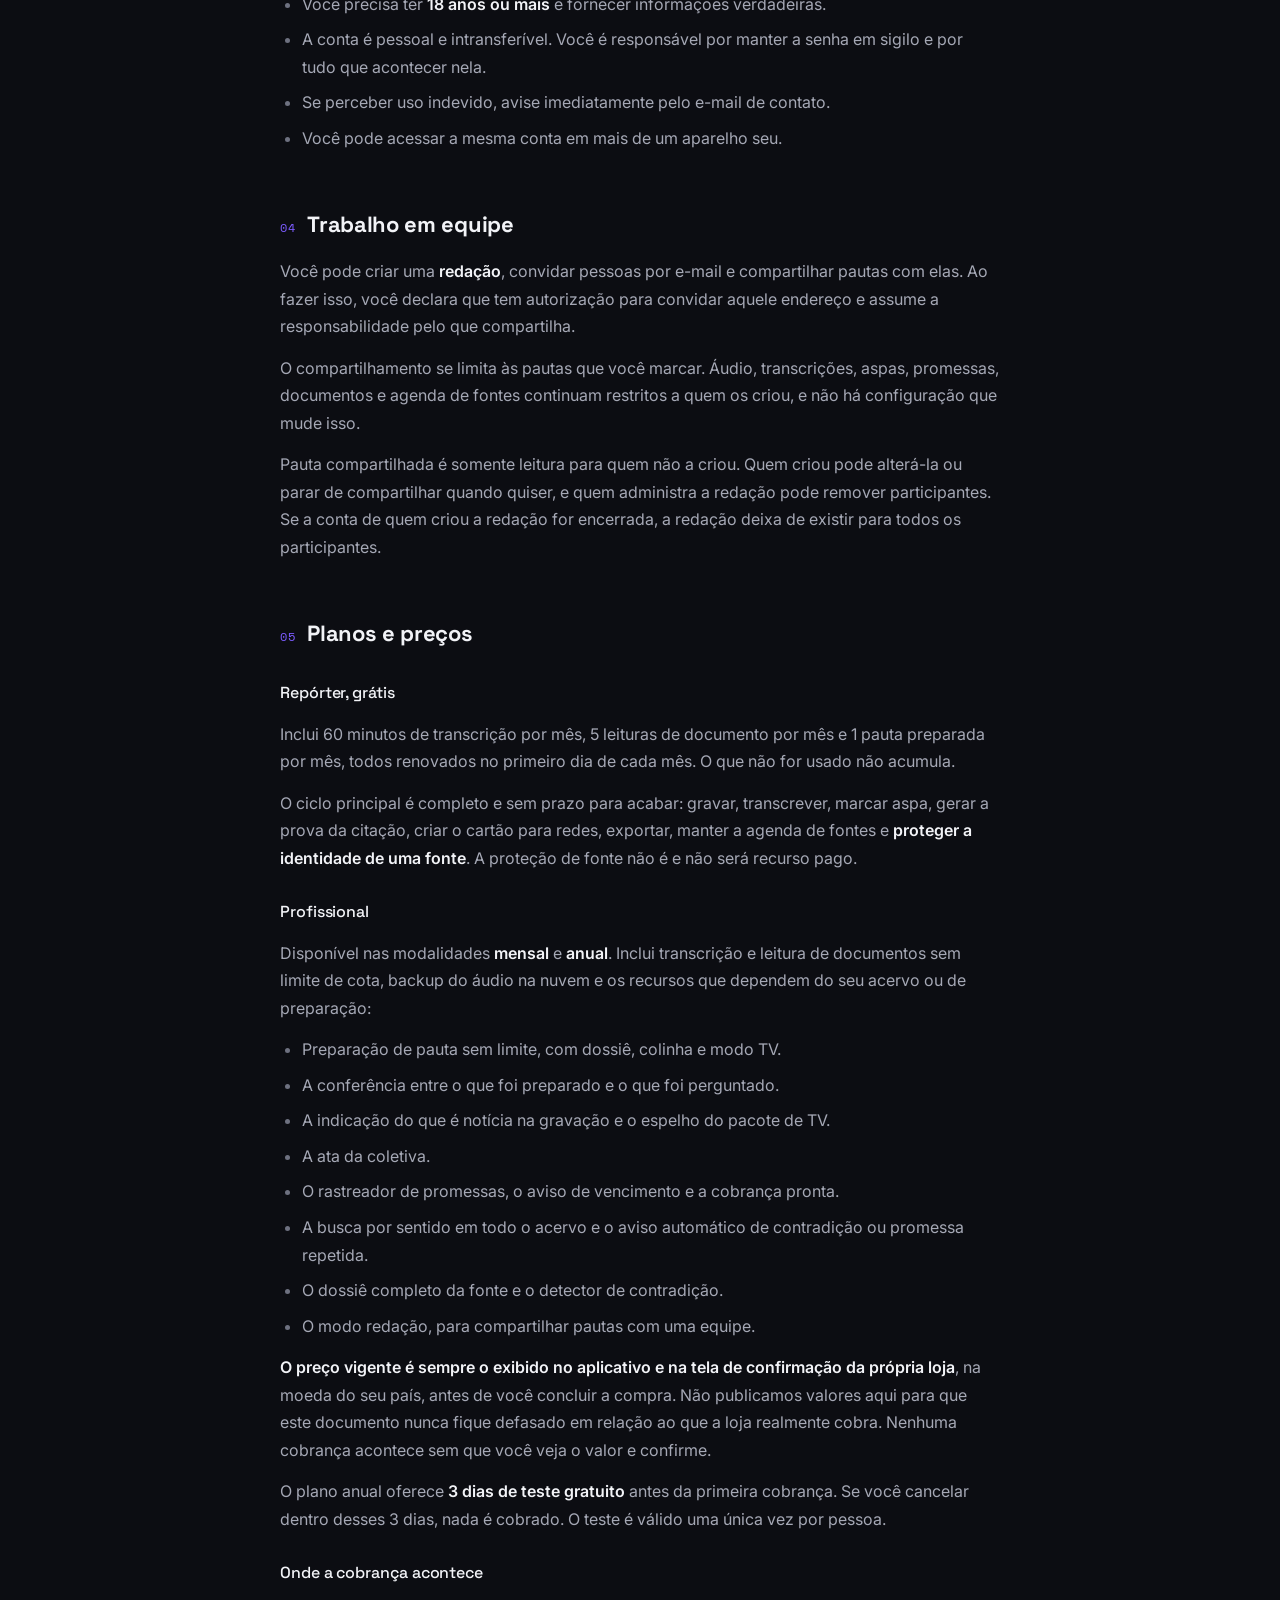
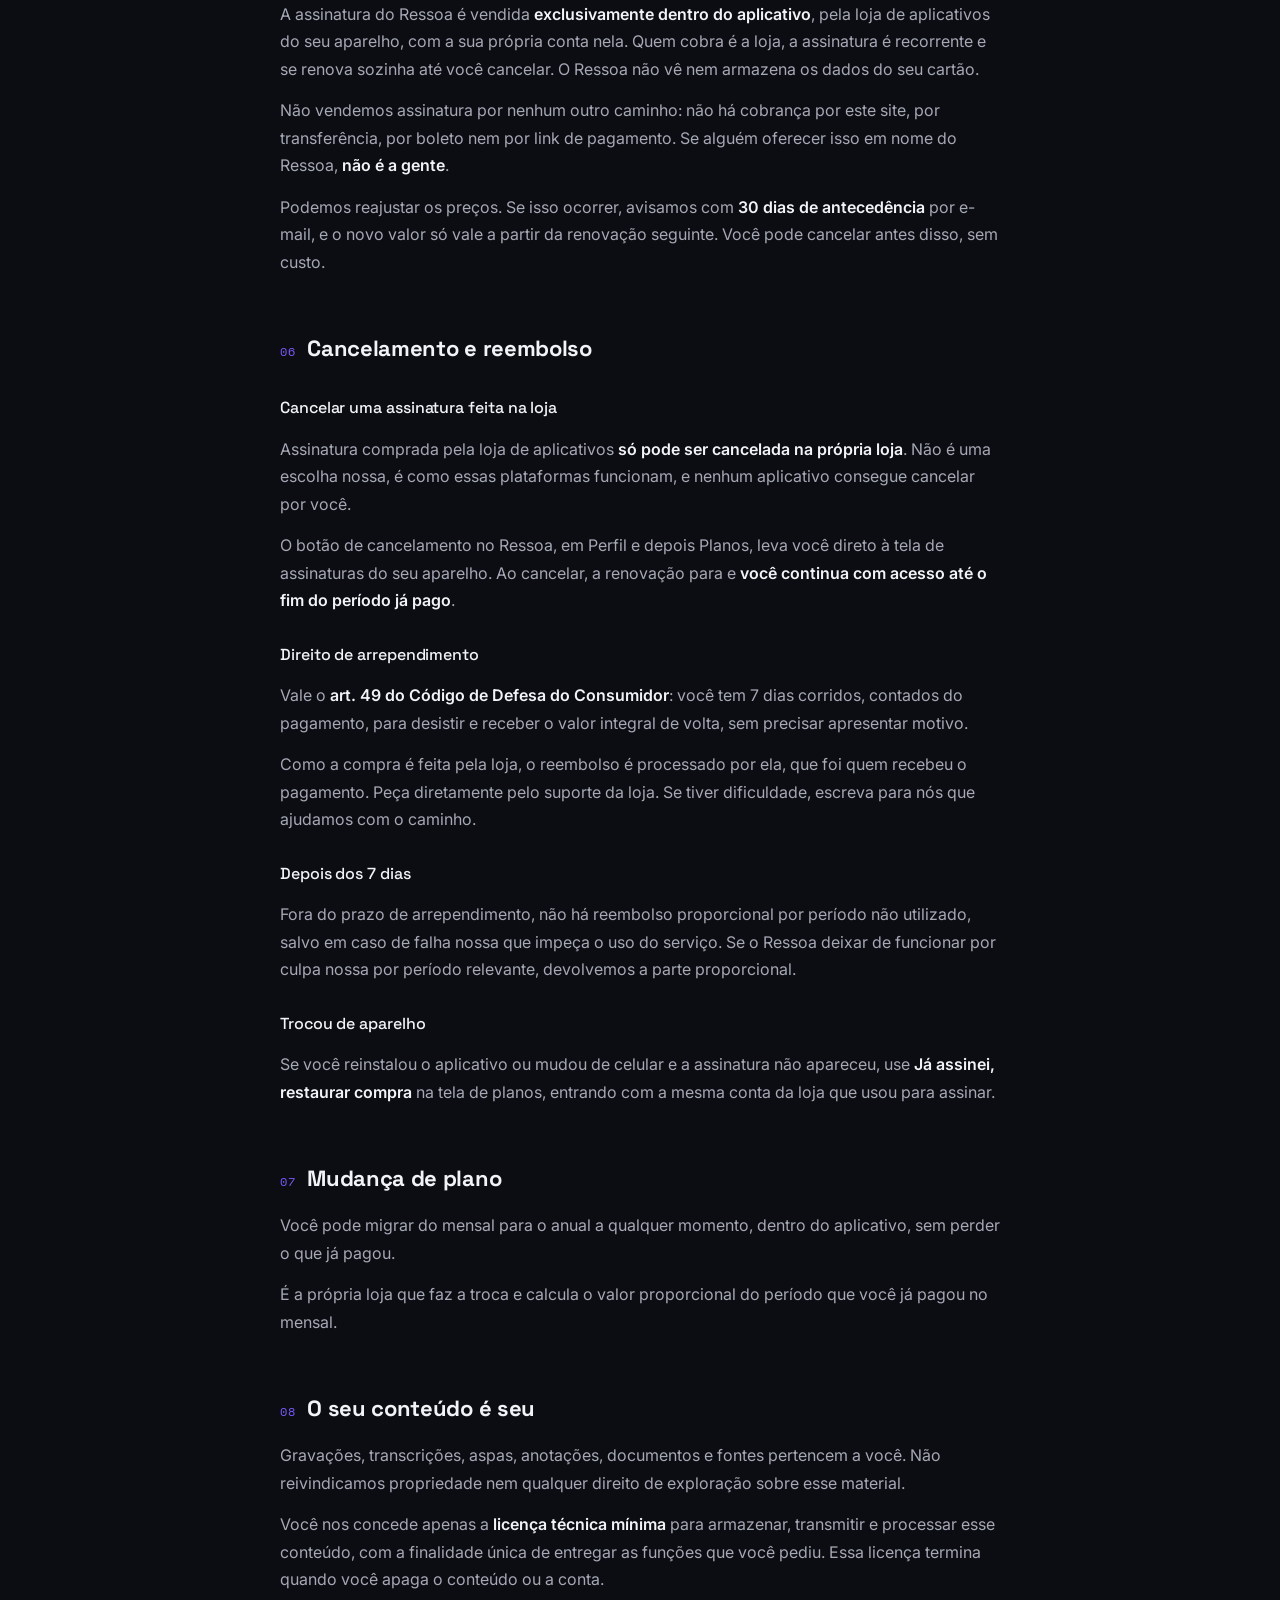
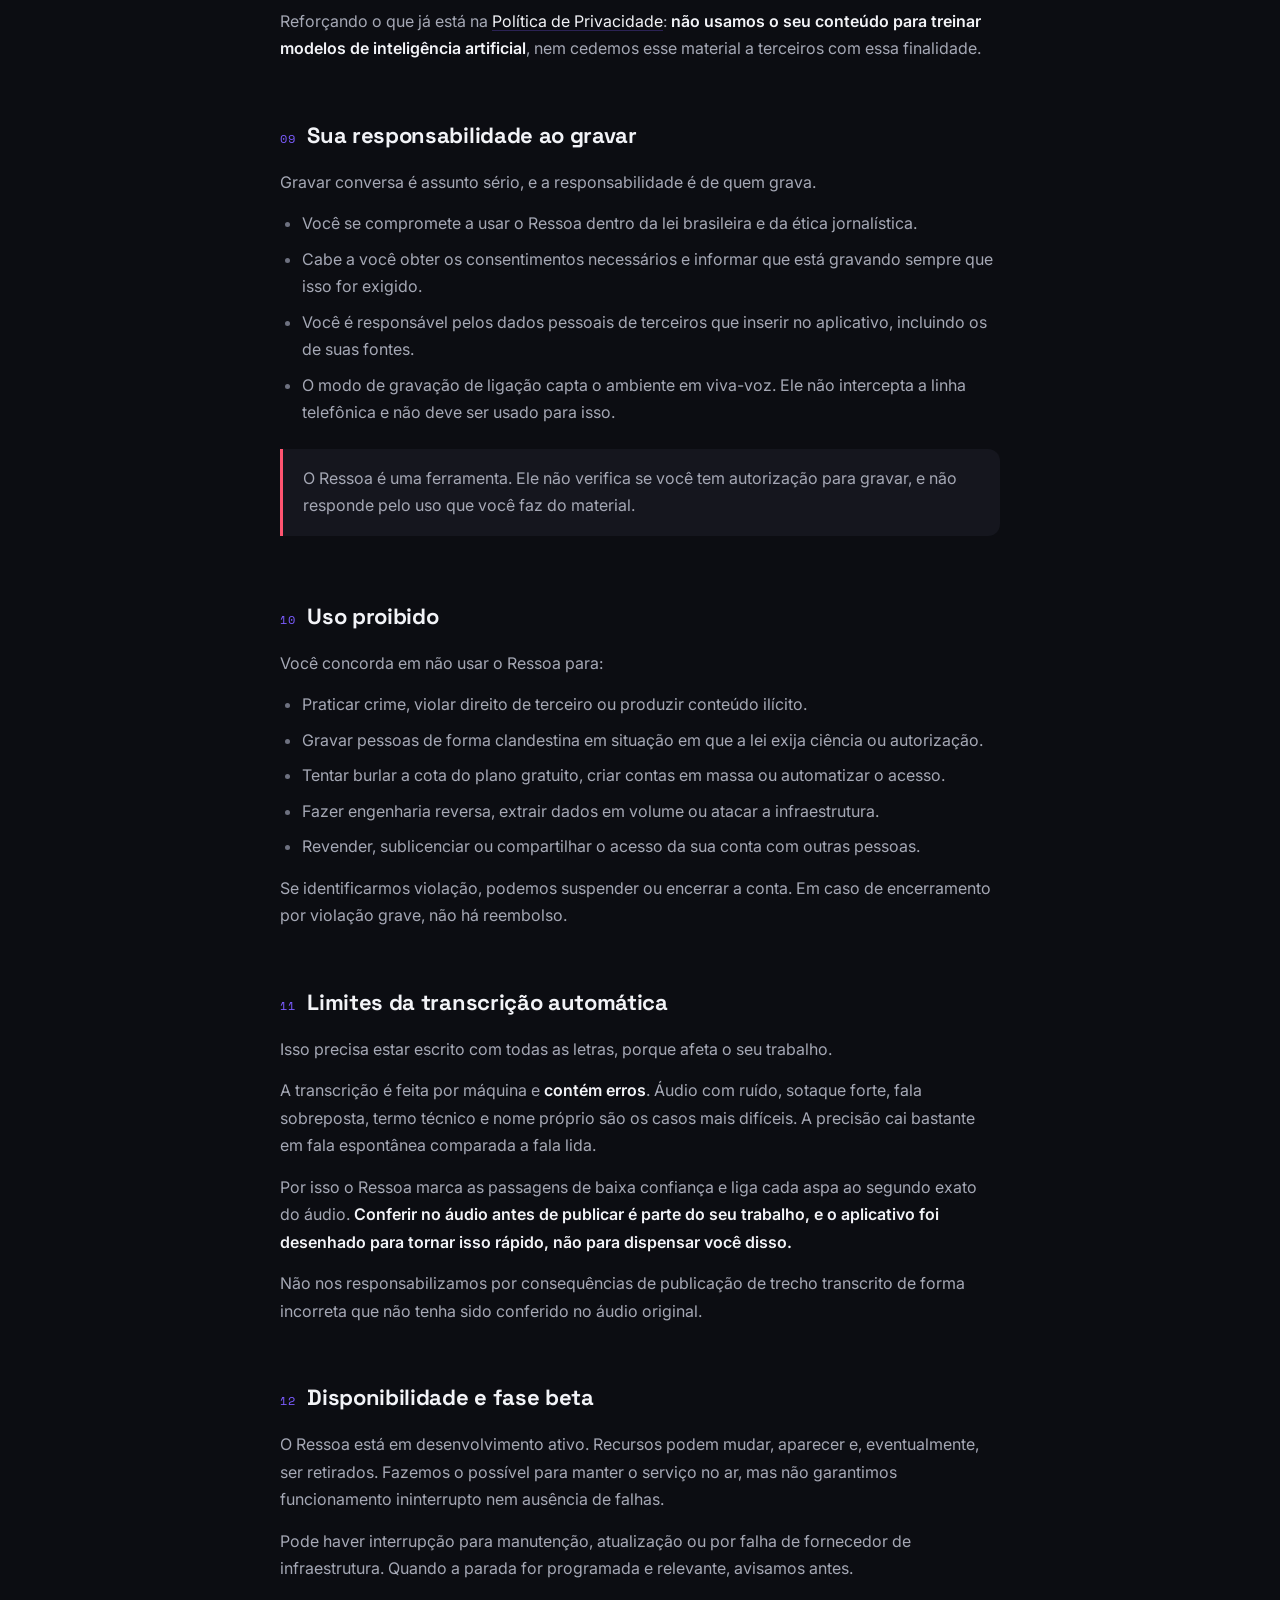
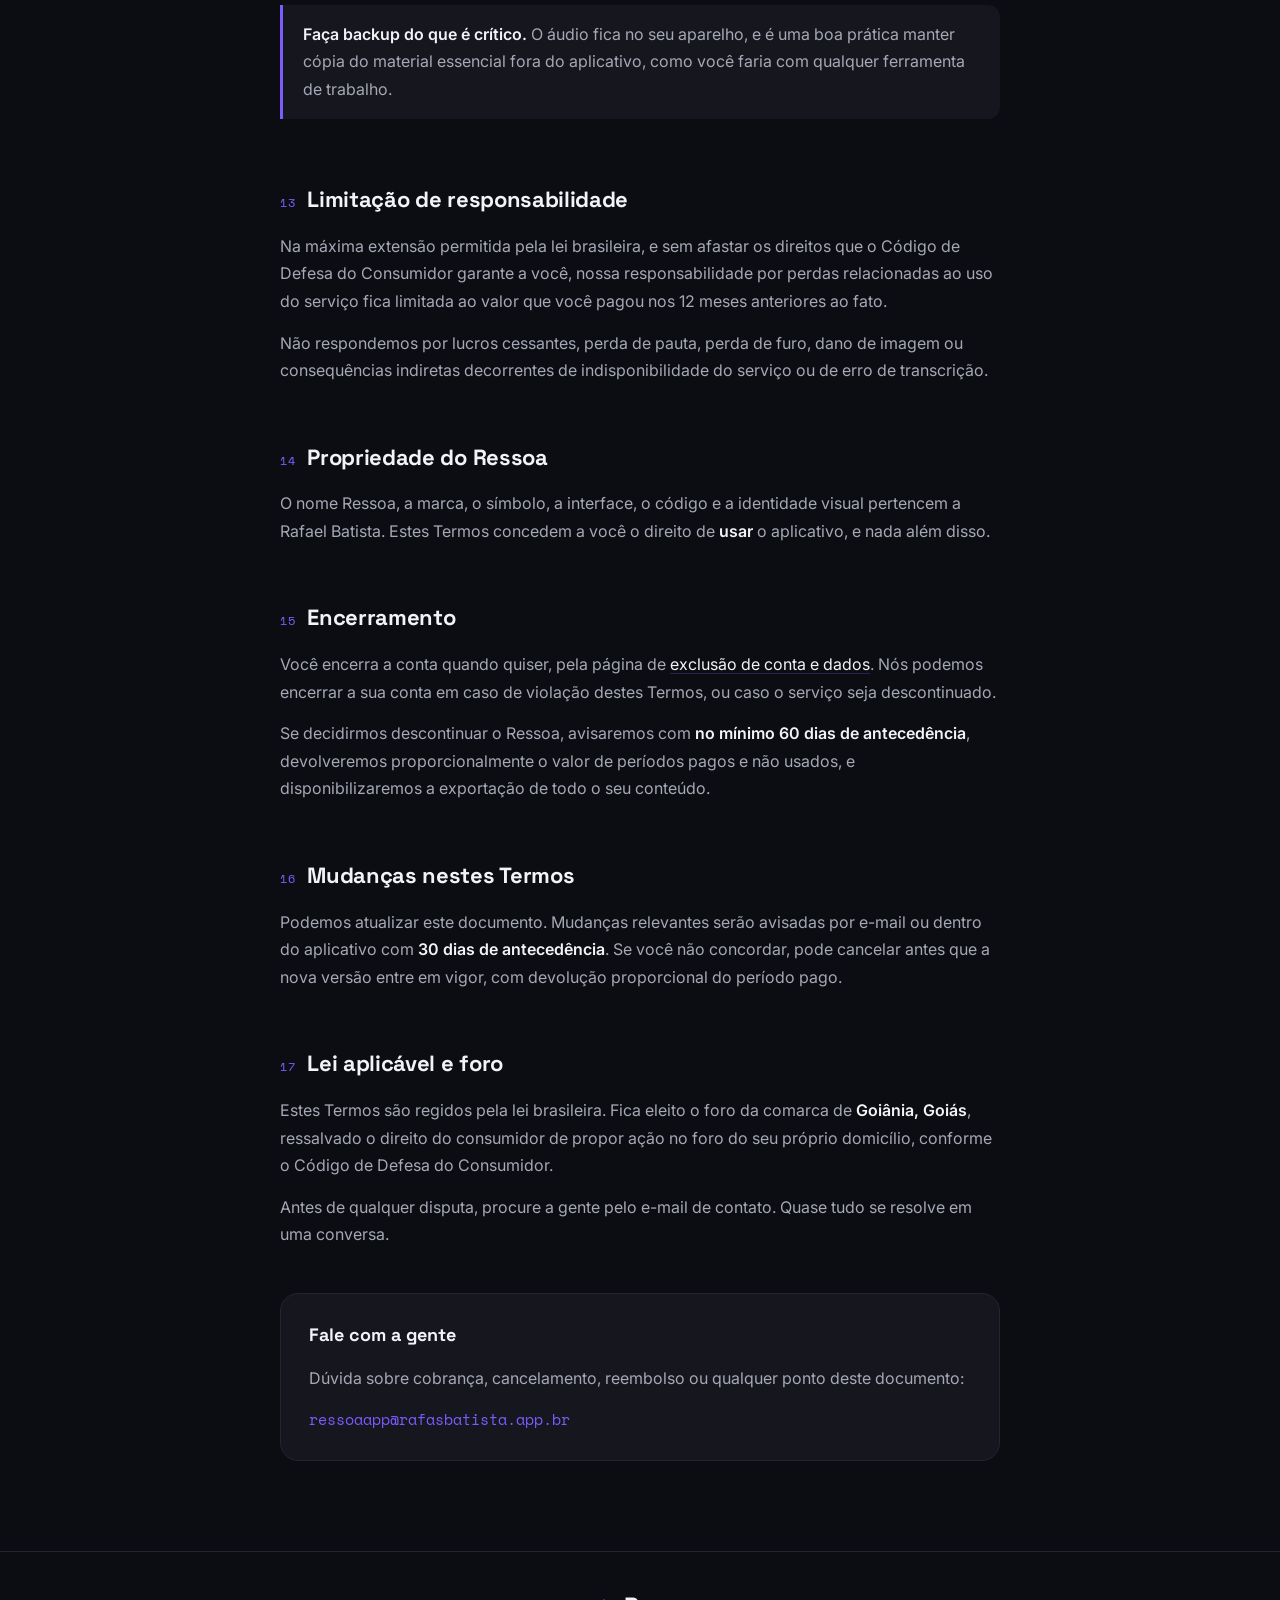
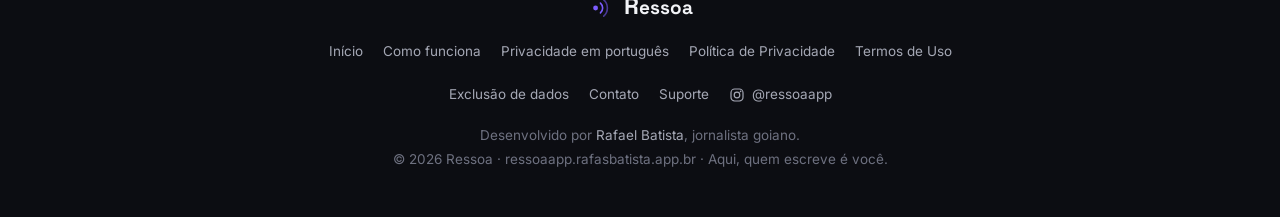
<file: termos.html>
<!doctype html>
<html lang="pt-BR">
<head>
<meta charset="utf-8" />
<meta name="viewport" content="width=device-width, initial-scale=1" />
<title>Termos de Uso | Ressoa</title>
<meta name="description" content="As regras de uso do Ressoa: conta, planos, cobrança, cancelamento, direitos sobre o seu conteúdo e limites da transcrição por IA." />
<meta name="theme-color" content="#0C0D12" />
<link rel="icon" type="image/png" href="favicon.png" />
<link rel="preconnect" href="https://fonts.googleapis.com" />
<link rel="preconnect" href="https://fonts.gstatic.com" crossorigin />
<link href="https://fonts.googleapis.com/css2?family=Space+Grotesk:wght@500;700&family=Inter:wght@400;500;600&family=Space+Mono:wght@400;700&display=swap" rel="stylesheet" />
<link rel="stylesheet" href="legal.css" />
</head>
<body>

<div class="topbar" id="topbar">
  <div class="wrap">
    <a class="brand" href="/">
      <svg class="eco" viewBox="0 0 48 48" aria-hidden="true"><circle cx="14" cy="24" r="4.5" fill="currentColor"/><path d="M23 15a12 12 0 0 1 0 18" stroke="currentColor" stroke-width="3" fill="none" stroke-linecap="round"/><path d="M29 9a20 20 0 0 1 0 30" stroke="currentColor" stroke-width="3" fill="none" stroke-linecap="round" opacity=".55"/></svg>
      <span><span class="r">R</span>essoa</span>
    </a>
    <a class="voltar" href="/">Voltar ao site</a>
  </div>
</div>

<div class="wrap">

<header class="doc">
  <div class="selo">Contrato de uso</div>
  <h1>Termos de Uso</h1>
  <div class="datas">Versão 1.2, em vigor desde 20 de agosto de 2026</div>
</header>

<main>

<div class="resumo">
  <h2>O essencial, em linguagem de gente</h2>
  <ul>
    <li><strong>O que você grava e escreve é seu.</strong> Não reivindicamos nenhum direito sobre o seu material e não o usamos para treinar IA.</li>
    <li><strong>A transcrição por máquina erra.</strong> Confira no áudio antes de publicar. A aspa verificável existe justamente para isso.</li>
    <li><strong>Você cancela quando quiser</strong>, sem falar com ninguém, e continua usando até o fim do período pago. Assinatura feita na loja se cancela na loja, e o app te leva até lá.</li>
    <li><strong>Arrependeu em até 7 dias?</strong> Tem direito ao valor integral de volta, como manda o Código de Defesa do Consumidor. Quem devolve é quem recebeu, nós ou a loja.</li>
    <li><strong>Gravar tem regra.</strong> Você é responsável por gravar dentro da lei e da ética da profissão.</li>
  </ul>
</div>

<section class="item">
  <h2><span class="n">01</span> Quem somos e o que é este documento</h2>
  <p>O Ressoa é um aplicativo para jornalistas, desenvolvido e mantido por <strong>Rafael Batista</strong>, jornalista, em Goiânia, Goiás. Estes Termos formam o contrato entre você e nós. Ao criar uma conta ou usar o aplicativo, você concorda com eles.</p>
  <p>Se você não concordar com algum ponto, o caminho é não usar o serviço. Se você já usa e passou a discordar, pode encerrar a conta a qualquer momento.</p>
</section>

<section class="item">
  <h2><span class="n">02</span> O que o Ressoa faz</h2>
  <p>O Ressoa acompanha a apuração do começo ao fim: prepara a pauta antes da entrevista, grava, transcreve em português do Brasil, marca aspas com o segundo exato em que foram ditas, lê documentos por foto, guarda a sua agenda de fontes e deixa você buscar dentro do próprio material por sentido. Há um editor para você escrever com as aspas ao lado.</p>
  <p>Depois da entrevista, ele aponta o que é notícia, monta a ata de uma coletiva e o espelho de um pacote de TV, compara o que você preparou com o que foi de fato perguntado, guarda as promessas com prazo para você cobrar quando vencerem, avisa quando uma fonte contradiz o que ela mesma disse antes e ajuda a proteger o nome de quem confiou em você. Equipes podem compartilhar pautas pelo modo redação.</p>
  <div class="nota">
    <p><strong>O Ressoa não escreve matéria.</strong> É uma regra de produto, não uma limitação técnica temporária. A IA aqui só extrai e organiza o que já foi dito por alguém. O texto, o ângulo e a assinatura continuam seus.</p>
  </div>
</section>

<section class="item">
  <h2><span class="n">03</span> Sua conta</h2>
  <ul>
    <li>Você precisa ter <strong>18 anos ou mais</strong> e fornecer informações verdadeiras.</li>
    <li>A conta é pessoal e intransferível. Você é responsável por manter a senha em sigilo e por tudo que acontecer nela.</li>
    <li>Se perceber uso indevido, avise imediatamente pelo e-mail de contato.</li>
    <li>Você pode acessar a mesma conta em mais de um aparelho seu.</li>
  </ul>
</section>

<section class="item">
  <h2><span class="n">04</span> Trabalho em equipe</h2>
  <p>Você pode criar uma <strong>redação</strong>, convidar pessoas por e-mail e compartilhar pautas com elas. Ao fazer isso, você declara que tem autorização para convidar aquele endereço e assume a responsabilidade pelo que compartilha.</p>
  <p>O compartilhamento se limita às pautas que você marcar. Áudio, transcrições, aspas, promessas, documentos e agenda de fontes continuam restritos a quem os criou, e não há configuração que mude isso.</p>
  <p>Pauta compartilhada é somente leitura para quem não a criou. Quem criou pode alterá-la ou parar de compartilhar quando quiser, e quem administra a redação pode remover participantes. Se a conta de quem criou a redação for encerrada, a redação deixa de existir para todos os participantes.</p>
</section>

<section class="item">
  <h2><span class="n">05</span> Planos e preços</h2>
  <h3>Repórter, grátis</h3>
  <p>Inclui 60 minutos de transcrição por mês, 5 leituras de documento por mês e 1 pauta preparada por mês, todos renovados no primeiro dia de cada mês. O que não for usado não acumula.</p>
  <p>O ciclo principal é completo e sem prazo para acabar: gravar, transcrever, marcar aspa, gerar a prova da citação, criar o cartão para redes, exportar, manter a agenda de fontes e <strong>proteger a identidade de uma fonte</strong>. A proteção de fonte não é e não será recurso pago.</p>
  <h3>Profissional</h3>
  <p>Disponível nas modalidades <strong>mensal</strong> e <strong>anual</strong>. Inclui transcrição e leitura de documentos sem limite de cota, backup do áudio na nuvem e os recursos que dependem do seu acervo ou de preparação:</p>
  <ul>
    <li>Preparação de pauta sem limite, com dossiê, colinha e modo TV.</li>
    <li>A conferência entre o que foi preparado e o que foi perguntado.</li>
    <li>A indicação do que é notícia na gravação e o espelho do pacote de TV.</li>
    <li>A ata da coletiva.</li>
    <li>O rastreador de promessas, o aviso de vencimento e a cobrança pronta.</li>
    <li>A busca por sentido em todo o acervo e o aviso automático de contradição ou promessa repetida.</li>
    <li>O dossiê completo da fonte e o detector de contradição.</li>
    <li>O modo redação, para compartilhar pautas com uma equipe.</li>
  </ul>
  <p><strong>O preço vigente é sempre o exibido no aplicativo e na tela de confirmação da própria loja</strong>, na moeda do seu país, antes de você concluir a compra. Não publicamos valores aqui para que este documento nunca fique defasado em relação ao que a loja realmente cobra. Nenhuma cobrança acontece sem que você veja o valor e confirme.</p>
  <p>O plano anual oferece <strong>3 dias de teste gratuito</strong> antes da primeira cobrança. Se você cancelar dentro desses 3 dias, nada é cobrado. O teste é válido uma única vez por pessoa.</p>
  <h3>Onde a cobrança acontece</h3>
  <p>A assinatura do Ressoa é vendida <strong>exclusivamente dentro do aplicativo</strong>, pela loja de aplicativos do seu aparelho, com a sua própria conta nela. Quem cobra é a loja, a assinatura é recorrente e se renova sozinha até você cancelar. O Ressoa não vê nem armazena os dados do seu cartão.</p>
  <p>Não vendemos assinatura por nenhum outro caminho: não há cobrança por este site, por transferência, por boleto nem por link de pagamento. Se alguém oferecer isso em nome do Ressoa, <strong>não é a gente</strong>.</p>
  <p>Podemos reajustar os preços. Se isso ocorrer, avisamos com <strong>30 dias de antecedência</strong> por e-mail, e o novo valor só vale a partir da renovação seguinte. Você pode cancelar antes disso, sem custo.</p>
</section>

<section class="item">
  <h2><span class="n">06</span> Cancelamento e reembolso</h2>
  <h3>Cancelar uma assinatura feita na loja</h3>
  <p>Assinatura comprada pela loja de aplicativos <strong>só pode ser cancelada na própria loja</strong>. Não é uma escolha nossa, é como essas plataformas funcionam, e nenhum aplicativo consegue cancelar por você.</p>
  <p>O botão de cancelamento no Ressoa, em Perfil e depois Planos, leva você direto à tela de assinaturas do seu aparelho. Ao cancelar, a renovação para e <strong>você continua com acesso até o fim do período já pago</strong>.</p>
  <h3>Direito de arrependimento</h3>
  <p>Vale o <strong>art. 49 do Código de Defesa do Consumidor</strong>: você tem 7 dias corridos, contados do pagamento, para desistir e receber o valor integral de volta, sem precisar apresentar motivo.</p>
  <p>Como a compra é feita pela loja, o reembolso é processado por ela, que foi quem recebeu o pagamento. Peça diretamente pelo suporte da loja. Se tiver dificuldade, escreva para nós que ajudamos com o caminho.</p>
  <h3>Depois dos 7 dias</h3>
  <p>Fora do prazo de arrependimento, não há reembolso proporcional por período não utilizado, salvo em caso de falha nossa que impeça o uso do serviço. Se o Ressoa deixar de funcionar por culpa nossa por período relevante, devolvemos a parte proporcional.</p>
  <h3>Trocou de aparelho</h3>
  <p>Se você reinstalou o aplicativo ou mudou de celular e a assinatura não apareceu, use <strong>Já assinei, restaurar compra</strong> na tela de planos, entrando com a mesma conta da loja que usou para assinar.</p>
</section>

<section class="item">
  <h2><span class="n">07</span> Mudança de plano</h2>
  <p>Você pode migrar do mensal para o anual a qualquer momento, dentro do aplicativo, sem perder o que já pagou.</p>
  <p>É a própria loja que faz a troca e calcula o valor proporcional do período que você já pagou no mensal.</p>
</section>

<section class="item">
  <h2><span class="n">08</span> O seu conteúdo é seu</h2>
  <p>Gravações, transcrições, aspas, anotações, documentos e fontes pertencem a você. Não reivindicamos propriedade nem qualquer direito de exploração sobre esse material.</p>
  <p>Você nos concede apenas a <strong>licença técnica mínima</strong> para armazenar, transmitir e processar esse conteúdo, com a finalidade única de entregar as funções que você pediu. Essa licença termina quando você apaga o conteúdo ou a conta.</p>
  <p>Reforçando o que já está na <a href="privacidade.html">Política de Privacidade</a>: <strong>não usamos o seu conteúdo para treinar modelos de inteligência artificial</strong>, nem cedemos esse material a terceiros com essa finalidade.</p>
</section>

<section class="item">
  <h2><span class="n">09</span> Sua responsabilidade ao gravar</h2>
  <p>Gravar conversa é assunto sério, e a responsabilidade é de quem grava.</p>
  <ul>
    <li>Você se compromete a usar o Ressoa dentro da lei brasileira e da ética jornalística.</li>
    <li>Cabe a você obter os consentimentos necessários e informar que está gravando sempre que isso for exigido.</li>
    <li>Você é responsável pelos dados pessoais de terceiros que inserir no aplicativo, incluindo os de suas fontes.</li>
    <li>O modo de gravação de ligação capta o ambiente em viva-voz. Ele não intercepta a linha telefônica e não deve ser usado para isso.</li>
  </ul>
  <div class="nota alerta">
    <p>O Ressoa é uma ferramenta. Ele não verifica se você tem autorização para gravar, e não responde pelo uso que você faz do material.</p>
  </div>
</section>

<section class="item">
  <h2><span class="n">10</span> Uso proibido</h2>
  <p>Você concorda em não usar o Ressoa para:</p>
  <ul>
    <li>Praticar crime, violar direito de terceiro ou produzir conteúdo ilícito.</li>
    <li>Gravar pessoas de forma clandestina em situação em que a lei exija ciência ou autorização.</li>
    <li>Tentar burlar a cota do plano gratuito, criar contas em massa ou automatizar o acesso.</li>
    <li>Fazer engenharia reversa, extrair dados em volume ou atacar a infraestrutura.</li>
    <li>Revender, sublicenciar ou compartilhar o acesso da sua conta com outras pessoas.</li>
  </ul>
  <p>Se identificarmos violação, podemos suspender ou encerrar a conta. Em caso de encerramento por violação grave, não há reembolso.</p>
</section>

<section class="item">
  <h2><span class="n">11</span> Limites da transcrição automática</h2>
  <p>Isso precisa estar escrito com todas as letras, porque afeta o seu trabalho.</p>
  <p>A transcrição é feita por máquina e <strong>contém erros</strong>. Áudio com ruído, sotaque forte, fala sobreposta, termo técnico e nome próprio são os casos mais difíceis. A precisão cai bastante em fala espontânea comparada a fala lida.</p>
  <p>Por isso o Ressoa marca as passagens de baixa confiança e liga cada aspa ao segundo exato do áudio. <strong>Conferir no áudio antes de publicar é parte do seu trabalho, e o aplicativo foi desenhado para tornar isso rápido, não para dispensar você disso.</strong></p>
  <p>Não nos responsabilizamos por consequências de publicação de trecho transcrito de forma incorreta que não tenha sido conferido no áudio original.</p>
</section>

<section class="item">
  <h2><span class="n">12</span> Disponibilidade e fase beta</h2>
  <p>O Ressoa está em desenvolvimento ativo. Recursos podem mudar, aparecer e, eventualmente, ser retirados. Fazemos o possível para manter o serviço no ar, mas não garantimos funcionamento ininterrupto nem ausência de falhas.</p>
  <p>Pode haver interrupção para manutenção, atualização ou por falha de fornecedor de infraestrutura. Quando a parada for programada e relevante, avisamos antes.</p>
  <div class="nota">
    <p><strong>Faça backup do que é crítico.</strong> O áudio fica no seu aparelho, e é uma boa prática manter cópia do material essencial fora do aplicativo, como você faria com qualquer ferramenta de trabalho.</p>
  </div>
</section>

<section class="item">
  <h2><span class="n">13</span> Limitação de responsabilidade</h2>
  <p>Na máxima extensão permitida pela lei brasileira, e sem afastar os direitos que o Código de Defesa do Consumidor garante a você, nossa responsabilidade por perdas relacionadas ao uso do serviço fica limitada ao valor que você pagou nos 12 meses anteriores ao fato.</p>
  <p>Não respondemos por lucros cessantes, perda de pauta, perda de furo, dano de imagem ou consequências indiretas decorrentes de indisponibilidade do serviço ou de erro de transcrição.</p>
</section>

<section class="item">
  <h2><span class="n">14</span> Propriedade do Ressoa</h2>
  <p>O nome Ressoa, a marca, o símbolo, a interface, o código e a identidade visual pertencem a Rafael Batista. Estes Termos concedem a você o direito de <strong>usar</strong> o aplicativo, e nada além disso.</p>
</section>

<section class="item">
  <h2><span class="n">15</span> Encerramento</h2>
  <p>Você encerra a conta quando quiser, pela página de <a href="exclusao-de-dados.html">exclusão de conta e dados</a>. Nós podemos encerrar a sua conta em caso de violação destes Termos, ou caso o serviço seja descontinuado.</p>
  <p>Se decidirmos descontinuar o Ressoa, avisaremos com <strong>no mínimo 60 dias de antecedência</strong>, devolveremos proporcionalmente o valor de períodos pagos e não usados, e disponibilizaremos a exportação de todo o seu conteúdo.</p>
</section>

<section class="item">
  <h2><span class="n">16</span> Mudanças nestes Termos</h2>
  <p>Podemos atualizar este documento. Mudanças relevantes serão avisadas por e-mail ou dentro do aplicativo com <strong>30 dias de antecedência</strong>. Se você não concordar, pode cancelar antes que a nova versão entre em vigor, com devolução proporcional do período pago.</p>
</section>

<section class="item">
  <h2><span class="n">17</span> Lei aplicável e foro</h2>
  <p>Estes Termos são regidos pela lei brasileira. Fica eleito o foro da comarca de <strong>Goiânia, Goiás</strong>, ressalvado o direito do consumidor de propor ação no foro do seu próprio domicílio, conforme o Código de Defesa do Consumidor.</p>
  <p>Antes de qualquer disputa, procure a gente pelo e-mail de contato. Quase tudo se resolve em uma conversa.</p>
</section>

<div class="contato">
  <h2>Fale com a gente</h2>
  <p>Dúvida sobre cobrança, cancelamento, reembolso ou qualquer ponto deste documento:</p>
  <a class="mail" href="mailto:ressoaapp@rafasbatista.app.br">ressoaapp@rafasbatista.app.br</a>
</div>

</main>
</div>

<footer>
  <div class="wrap foot-in">
    <div class="foot-marca">
      <svg class="eco" viewBox="0 0 48 48" aria-hidden="true"><circle cx="14" cy="24" r="4.5" fill="currentColor"/><path d="M23 15a12 12 0 0 1 0 18" stroke="currentColor" stroke-width="3" fill="none" stroke-linecap="round"/><path d="M29 9a20 20 0 0 1 0 30" stroke="currentColor" stroke-width="3" fill="none" stroke-linecap="round" opacity=".55"/></svg>
      <span><span class="r">R</span>essoa</span>
    </div>
    <div class="foot-links">
      <a href="/">Início</a>
      <a href="como-funciona.html">Como funciona</a>
      <a href="privacidade-simples.html">Privacidade em português</a>
      <a href="privacidade.html">Política de Privacidade</a>
      <a href="termos.html">Termos de Uso</a>
      <a href="exclusao-de-dados.html">Exclusão de dados</a>
      <a href="contato.html">Contato</a>
      <a href="mailto:ressoaapp@rafasbatista.app.br">Suporte</a>
      <a class="foot-ig" href="https://instagram.com/ressoaapp" target="_blank" rel="noopener">
        <svg viewBox="0 0 24 24" aria-hidden="true"><rect x="3" y="3" width="18" height="18" rx="5.5" fill="none" stroke="currentColor" stroke-width="1.8"/><circle cx="12" cy="12" r="4.2" fill="none" stroke="currentColor" stroke-width="1.8"/><circle cx="17.4" cy="6.6" r="1.25" fill="currentColor"/></svg>
        @ressoaapp
      </a>
    </div>
    <div class="foot-fina">
      Desenvolvido por <a href="https://rafasbatista.app.br/" target="_blank" rel="noopener">Rafael Batista</a>, jornalista goiano.<br>
      © 2026 Ressoa · ressoaapp.rafasbatista.app.br · Aqui, quem escreve é você.
    </div>
  </div>
</footer>

<script>
  var tb = document.getElementById('topbar');
  addEventListener('scroll', function () {
    tb.classList.toggle('scrolled', scrollY > 8);
  }, { passive: true });
</script>

</body>
</html>
</file>
<file: site.css>
/* Sistema visual do Ressoa, compartilhado por todas as páginas.
   Extraído do index.html em 20/08/2026, quando o site deixou de ser uma página
   só e passou a documentar cada função. */
:root {
    --bg: #0C0D12;
    --bg-2: #0f1017;
    --surface: #15161E;
    --surface-2: #1b1d28;
    --border: #23252F;
    --violet: #7C5CFF;
    --violet-soft: rgba(124, 92, 255, 0.12);
    --violet-line: rgba(124, 92, 255, 0.28);
    --green: #4ADE9E;
    --rec: #FF5470;
    --text: #F2F3F7;
    --text-2: #A5A8B5;
    --muted: #6E7180;
    --display: "Space Grotesk", "Segoe UI", system-ui, sans-serif;
    --sans: "Inter", "Segoe UI", system-ui, sans-serif;
    --mono: "Space Mono", ui-monospace, "SF Mono", Menlo, monospace;
    --maxw: 1120px;
  }
  * { box-sizing: border-box; }
  html { scroll-behavior: smooth; -webkit-text-size-adjust: 100%; }
  body {
    margin: 0;
    background: var(--bg);
    color: var(--text);
    font-family: var(--sans);
    line-height: 1.6;
    overflow-x: hidden;
    -webkit-font-smoothing: antialiased;
  }
  a { color: inherit; text-decoration: none; }
  canvas#resonance {
    position: fixed;
    inset: 0;
    width: 100%;
    height: 100%;
    z-index: 0;
    opacity: 0.55;
    pointer-events: none;
  }
  .wrap { width: 100%; max-width: var(--maxw); margin: 0 auto; padding: 0 24px; position: relative; z-index: 2; }

  /* ---------- Type ---------- */
  h1, h2, h3 { font-family: var(--display); font-weight: 700; letter-spacing: -0.02em; text-wrap: balance; margin: 0; }
  .eyebrow {
    font-family: var(--mono);
    font-size: 12px;
    letter-spacing: 0.18em;
    text-transform: uppercase;
    color: var(--violet);
    display: inline-flex;
    align-items: center;
    gap: 10px;
  }
  .eyebrow::before { content: ""; width: 22px; height: 1px; background: var(--violet-line); }
  .lead { color: var(--text-2); font-size: clamp(16px, 2.1vw, 19px); max-width: 60ch; }
  .grad { color: var(--violet); }

  /* ---------- Nav ---------- */
  nav {
    position: sticky; top: 0; z-index: 20;
    backdrop-filter: blur(14px);
    background: color-mix(in srgb, var(--bg) 72%, transparent);
    border-bottom: 1px solid transparent;
    transition: border-color .3s;
  }
  nav.scrolled { border-bottom-color: var(--border); }
  .nav-in { display: flex; align-items: center; justify-content: space-between; height: 68px; }
  .brand { display: flex; align-items: center; gap: 11px; font-family: var(--display); font-weight: 700; font-size: 21px; }
  /* Igual ao app: o "R" tem destaque de TAMANHO, não de cor. Wordmark toda branca. */
  .brand .r { font-size: 1.24em; line-height: 1; }
  .eco { width: 30px; height: 30px; color: var(--violet); flex: none; }
  .nav-links { display: flex; align-items: center; gap: 28px; }
  .nav-links a { color: var(--text-2); font-size: 14.5px; font-weight: 500; transition: color .2s; }
  .nav-links a:hover { color: var(--text); }
  .btn {
    display: inline-flex; align-items: center; gap: 8px; justify-content: center;
    font-family: var(--sans); font-weight: 600; font-size: 15px;
    padding: 12px 22px; border-radius: 12px; border: 1px solid transparent; cursor: pointer;
    transition: transform .15s ease, background .2s, border-color .2s;
  }
  .btn-primary { background: var(--violet); color: #0b0b12; box-shadow: 0 8px 30px -8px rgba(124,92,255,.6); }
  .btn-primary:hover { transform: translateY(-2px); }
  .btn-ghost { border-color: var(--border); color: var(--text); background: rgba(255,255,255,.02); }
  .btn-ghost:hover { border-color: var(--violet-line); }
  .nav-links .btn { padding: 10px 18px; }
  @media (max-width: 780px) { .nav-links a:not(.btn) { display: none; } }

  /* ---------- Hero ---------- */
  .hero { position: relative; padding: 84px 0 40px; }
  .hero-grid { display: grid; grid-template-columns: 1.05fr 0.95fr; gap: 48px; align-items: center; }
  .hero h1 { font-size: clamp(38px, 6.4vw, 72px); line-height: 1.02; }
  .hero .lead { margin-top: 24px; }
  .hero-cta { display: flex; gap: 14px; margin-top: 34px; flex-wrap: wrap; }
  /* Botões das lojas (em breve) */
  .stores { display: flex; gap: 12px; margin-top: 26px; flex-wrap: wrap; }
  .stores.center { justify-content: center; }
  .store {
    display: inline-flex; align-items: center; gap: 11px;
    padding: 9px 17px; border-radius: 12px;
    background: #000; border: 1px solid #35373f; color: #fff;
    opacity: .8; cursor: default; user-select: none;
  }
  .store svg { width: 23px; height: 23px; flex: none; }
  .store .st { display: flex; flex-direction: column; line-height: 1.12; }
  .store .st small { font-size: 9.5px; color: #c9cbd4; letter-spacing: .01em; }
  .store .st b { font-family: var(--display); font-size: 16px; font-weight: 700; letter-spacing: -0.01em; }
  .stores-note {
    font-family: var(--mono); font-size: 11px; letter-spacing: .16em; text-transform: uppercase;
    color: var(--muted); margin-top: 12px; display: inline-flex; align-items: center; gap: 9px;
  }
  .stores-note::before { content: ""; width: 18px; height: 1px; background: var(--violet-line); }

  .hero-meta { display: flex; gap: 22px; margin-top: 30px; flex-wrap: wrap; color: var(--muted); font-size: 13.5px; }
  .hero-meta span { display: inline-flex; align-items: center; gap: 8px; }
  .dot { width: 7px; height: 7px; border-radius: 50%; background: var(--green); box-shadow: 0 0 10px var(--green); }
  .dot.v { background: var(--violet); box-shadow: 0 0 10px var(--violet); }
  @media (max-width: 900px) { .hero-grid { grid-template-columns: 1fr; gap: 40px; } .hero { padding-top: 54px; } }

  /* ---------- Phone mockup ---------- */
  .stage { perspective: 1600px; display: flex; justify-content: center; }
  .phone {
    width: 300px; flex: none;
    border-radius: 42px;
    background: linear-gradient(160deg, #202230, #101119);
    padding: 10px;
    border: 1px solid #2a2c3a;
    box-shadow: 0 40px 90px -30px rgba(0,0,0,.85), 0 0 0 1px rgba(124,92,255,.06), inset 0 1px 0 rgba(255,255,255,.05);
    transform: rotateY(-16deg) rotateX(6deg) rotateZ(1deg);
    transition: transform .9s cubic-bezier(.2,.8,.2,1);
  }
  .phone.flat { transform: rotateY(0) rotateX(0); }
  .stage.right .phone { transform: rotateY(16deg) rotateX(6deg) rotateZ(-1deg); }
  .stage.right .phone.flat { transform: rotateY(0) rotateX(0); }
  .screen {
    border-radius: 34px; background: var(--bg); overflow: hidden; height: 600px;
    border: 1px solid #000; position: relative; display: flex; flex-direction: column;
  }
  .notch { height: 26px; display: flex; align-items: center; justify-content: center; }
  .notch::after { content: ""; width: 90px; height: 6px; border-radius: 6px; background: #000; }
  .scr-pad { padding: 6px 16px 16px; display: flex; flex-direction: column; gap: 12px; flex: 1; overflow: hidden; }
  .scr-head { display: flex; align-items: center; justify-content: space-between; }
  .scr-title { font-family: var(--display); font-weight: 700; font-size: 20px; }
  .beta { font-family: var(--mono); font-size: 9px; letter-spacing: .1em; color: var(--violet); border: 1px solid var(--violet-line); border-radius: 20px; padding: 3px 8px; }
  .card {
    background: var(--surface); border: 1px solid var(--border); border-radius: 16px; padding: 14px;
  }
  .card.hl { background: var(--violet-soft); border-color: var(--violet-line); }
  .chip { font-size: 11px; font-weight: 600; padding: 5px 11px; border-radius: 20px; background: var(--surface-2); border: 1px solid var(--border); color: var(--text-2); display: inline-block; }
  .chip.on { background: var(--violet); color: #0b0b12; border-color: transparent; }
  .chip.ok { background: rgba(74,222,158,.14); color: var(--green); border-color: rgba(74,222,158,.3); }
  .chip.rec { background: rgba(255,84,112,.14); color: var(--rec); border-color: rgba(255,84,112,.3); }
  .rowchips { display: flex; gap: 7px; }
  .ts { font-family: var(--mono); font-size: 11px; color: var(--violet); display: inline-flex; align-items: center; gap: 4px; }
  .muted-s { color: var(--muted); font-size: 12px; }
  .txt-s { font-size: 12.5px; color: var(--text-2); line-height: 1.45; }
  .txt-b { font-size: 13px; font-weight: 600; }

  /* waveform */
  .wave { display: flex; align-items: center; gap: 3px; height: 34px; }
  .wave i { width: 3px; border-radius: 3px; background: #3a3d4d; }
  .wave i.a { background: var(--violet); }
  .rec-btn { width: 74px; height: 74px; border-radius: 50%; background: var(--rec); margin: 6px auto; display: flex; align-items: center; justify-content: center; box-shadow: 0 0 40px -6px rgba(255,84,112,.6); }
  .rec-btn.v { background: var(--violet); box-shadow: 0 0 40px -6px rgba(124,92,255,.6); }
  .rec-btn::after { content: ""; width: 24px; height: 24px; border-radius: 6px; background: #0b0b12; }
  .rec-btn.mic::after { width: 0; height: 0; }
  .play { width: 28px; height: 28px; border-radius: 50%; background: var(--violet); display: inline-flex; align-items: center; justify-content: center; flex: none; }
  .play::after { content: ""; border-left: 9px solid #0b0b12; border-top: 6px solid transparent; border-bottom: 6px solid transparent; margin-left: 2px; }

  /* editor (aba Escrever) */
  .toolbar { display: flex; gap: 6px; align-items: center; background: var(--surface-2); border: 1px solid var(--border); border-radius: 12px; padding: 8px 10px; }
  .toolbar span { width: 25px; height: 25px; border-radius: 7px; display: flex; align-items: center; justify-content: center; font-size: 12px; font-weight: 700; color: var(--text-2); background: rgba(255,255,255,.03); }
  .toolbar span.on { color: var(--violet); background: var(--violet-soft); }
  .quote-ins { border-left: 3px solid var(--violet); padding-left: 11px; }

  /* tab bar */
  .tabbar { margin-top: auto; display: flex; align-items: flex-end; justify-content: space-around; padding: 9px 4px 5px; border-top: 1px solid var(--border); }
  .tab { display: flex; flex-direction: column; align-items: center; gap: 4px; font-size: 8.5px; color: var(--muted); flex: 1; }
  .tab > svg { width: 19px; height: 19px; }
  .tab.on { color: var(--violet); }
  .tab.fab .fabc { width: 46px; height: 46px; border-radius: 50%; background: var(--violet); display: flex; align-items: center; justify-content: center; margin-top: -24px; border: 3px solid var(--bg); box-shadow: 0 0 22px -4px var(--violet); }
  .tab.fab .fabc .eco { width: 24px; height: 24px; color: #0b0b12; }

  /* ---------- Sections ---------- */
  section { position: relative; padding: 86px 0; }
  .section-head { max-width: 720px; }
  .section-head h2 { font-size: clamp(28px, 4.4vw, 46px); line-height: 1.06; margin-top: 18px; }
  .section-head .lead { margin-top: 18px; }

  .thesis { text-align: center; padding: 70px 0; }
  .thesis .big { font-family: var(--display); font-weight: 700; font-size: clamp(26px, 4.6vw, 50px); line-height: 1.12; letter-spacing: -0.02em; max-width: 18ch; margin: 0 auto; }
  .thesis .big b { color: var(--violet); }
  .thesis .sub { color: var(--text-2); margin-top: 22px; max-width: 58ch; margin-left: auto; margin-right: auto; }

  .feat { display: grid; grid-template-columns: 1fr 1fr; gap: 56px; align-items: center; }
  .feat.rev { direction: rtl; }
  .feat.rev > * { direction: ltr; }
  .feat .copy h2 { font-size: clamp(26px, 3.8vw, 40px); line-height: 1.08; margin-top: 16px; }
  .feat .copy p { color: var(--text-2); margin-top: 18px; font-size: 16.5px; }
  .feat ul { list-style: none; padding: 0; margin: 22px 0 0; display: flex; flex-direction: column; gap: 12px; }
  .feat li { display: flex; gap: 11px; align-items: flex-start; color: var(--text-2); font-size: 15px; }
  .feat li::before { content: ""; width: 18px; height: 18px; flex: none; margin-top: 2px; border-radius: 50%; background: var(--violet-soft); border: 1px solid var(--violet-line); background-image: url("data:image/svg+xml,%3Csvg xmlns='http://www.w3.org/2000/svg' viewBox='0 0 24 24' fill='none' stroke='%237C5CFF' stroke-width='3' stroke-linecap='round' stroke-linejoin='round'%3E%3Cpolyline points='20 6 9 17 4 12'/%3E%3C/svg%3E"); background-size: 12px; background-repeat: no-repeat; background-position: center; }
  @media (max-width: 900px) {
    .feat { grid-template-columns: 1fr; gap: 40px; }
    .feat.rev { direction: ltr; }
    section { padding: 64px 0; }
  }

  /* reveal */
  .reveal { opacity: 0; transform: translateY(34px); transition: opacity .8s ease, transform .8s cubic-bezier(.2,.8,.2,1); }
  .reveal.in { opacity: 1; transform: none; }
  .reveal.d1 { transition-delay: .08s; } .reveal.d2 { transition-delay: .16s; } .reveal.d3 { transition-delay: .24s; }

  /* grid of small features */
  .mini-grid { display: grid; grid-template-columns: repeat(3, 1fr); gap: 18px; margin-top: 40px; }
  .mini { background: var(--surface); border: 1px solid var(--border); border-radius: 18px; padding: 22px; transition: border-color .25s, transform .25s; }
  .mini:hover { border-color: var(--violet-line); transform: translateY(-3px); }
  .mini .mi { width: 40px; height: 40px; border-radius: 11px; background: var(--violet-soft); display: flex; align-items: center; justify-content: center; color: var(--violet); margin-bottom: 14px; }
  .mini h3 { font-size: 17px; }
  .mini p { color: var(--text-2); font-size: 14px; margin: 8px 0 0; }
  @media (max-width: 860px) { .mini-grid { grid-template-columns: 1fr; } }

  /* em breve */
  .soon { border-top: 1px solid var(--border); border-bottom: 1px solid var(--border); background: linear-gradient(180deg, rgba(124,92,255,.05), transparent 60%); }
  .soon-grid { display: grid; grid-template-columns: repeat(2, 1fr); gap: 16px; margin-top: 40px; }
  .soon-card { display: flex; gap: 15px; align-items: flex-start; background: var(--surface); border: 1px solid var(--border); border-radius: 16px; padding: 18px 20px; }
  .soon-card .si { width: 38px; height: 38px; border-radius: 10px; background: var(--violet-soft); color: var(--violet); display: flex; align-items: center; justify-content: center; flex: none; }
  .soon-card h3 { font-size: 16px; display: flex; align-items: center; gap: 10px; flex-wrap: wrap; }
  .soon-card .tag { font-family: var(--mono); font-size: 9px; letter-spacing: .12em; text-transform: uppercase; color: var(--violet); border: 1px solid var(--violet-line); border-radius: 20px; padding: 2px 7px; }
  .soon-card p { color: var(--text-2); font-size: 13.5px; margin: 7px 0 0; }
  @media (max-width: 760px) { .soon-grid { grid-template-columns: 1fr; } }

  /* pricing */
  .price-grid { display: grid; grid-template-columns: 1fr 1fr; gap: 22px; margin-top: 44px; }
  .plan { background: var(--surface); border: 1px solid var(--border); border-radius: 22px; padding: 30px; display: flex; flex-direction: column; }
  .plan.pro { border-color: var(--violet-line); background: linear-gradient(180deg, var(--violet-soft), var(--surface) 70%); position: relative; }
  .plan .pname { font-family: var(--mono); font-size: 12px; letter-spacing: .12em; text-transform: uppercase; color: var(--text-2); }
  .plan .price { font-family: var(--display); font-weight: 700; font-size: 46px; margin: 14px 0 2px; letter-spacing: -0.03em; }
  .plan .price small { font-size: 15px; color: var(--muted); font-family: var(--sans); font-weight: 500; }
  .plan .note { color: var(--green); font-size: 13.5px; font-weight: 600; min-height: 20px; }
  .plan ul { list-style: none; padding: 0; margin: 22px 0 0; display: flex; flex-direction: column; gap: 12px; flex: 1; }
  .plan li { display: flex; gap: 10px; color: var(--text-2); font-size: 14.5px; }
  .plan li::before { content: ""; width: 16px; height: 16px; flex: none; margin-top: 3px; background-image: url("data:image/svg+xml,%3Csvg xmlns='http://www.w3.org/2000/svg' viewBox='0 0 24 24' fill='none' stroke='%237C5CFF' stroke-width='3' stroke-linecap='round' stroke-linejoin='round'%3E%3Cpolyline points='20 6 9 17 4 12'/%3E%3C/svg%3E"); background-size: contain; background-repeat: no-repeat; }
  .badge { position: absolute; top: -12px; right: 24px; background: var(--violet); color: #0b0b12; font-size: 12px; font-weight: 700; padding: 5px 13px; border-radius: 20px; }
  @media (max-width: 760px) { .price-grid { grid-template-columns: 1fr; } }

  /* manifesto */
  .manifesto { text-align: center; }
  .manifesto .m { font-family: var(--display); font-weight: 700; font-size: clamp(26px, 4.4vw, 46px); letter-spacing: -0.02em; line-height: 1.12; max-width: 20ch; margin: 0 auto; }
  .manifesto .m b { color: var(--violet); }
  .seal { display: inline-flex; align-items: center; gap: 9px; margin-top: 26px; padding: 9px 18px; border-radius: 30px; border: 1px solid rgba(74,222,158,.3); background: rgba(74,222,158,.08); color: var(--green); font-weight: 600; font-size: 14px; }

  /* final cta */
  .final { text-align: center; padding: 96px 0; }
  .final h2 { font-size: clamp(30px, 5vw, 56px); line-height: 1.04; }
  .final .lead { margin: 20px auto 0; }
  .final .hero-cta { justify-content: center; }

  /* box do Instagram: a única coisa que dá pra fazer hoje, enquanto o app
     não chega às lojas, é seguir. Por isso vem logo depois do bloco de baixar. */
  .ig-box {
    display: flex; align-items: center; gap: 24px; flex-wrap: wrap;
    background: linear-gradient(180deg, var(--violet-soft), var(--surface) 72%);
    border: 1px solid var(--violet-line); border-radius: 22px; padding: 28px 30px;
  }
  .ig-mark { width: 54px; height: 54px; border-radius: 16px; background: var(--violet-soft); border: 1px solid var(--violet-line); color: var(--violet); display: flex; align-items: center; justify-content: center; flex: none; }
  .ig-mark svg { width: 27px; height: 27px; }
  .ig-txt { flex: 1; min-width: 240px; }
  .ig-txt h2 { font-size: clamp(21px, 2.6vw, 27px); }
  .ig-txt p { margin: 8px 0 0; color: var(--text-2); font-size: 14.5px; line-height: 1.6; }
  @media (max-width: 620px) { .ig-box { padding: 24px; } .ig-box .btn { width: 100%; } }

  /* rodapé: exatamente o mesmo bloco em todas as páginas do site.
     Se mudar aqui, mudar também em legal.css. */
  footer { border-top: 1px solid var(--border); padding: 40px 0 46px; color: var(--muted); font-size: 13.5px; }
  .foot-in { display: flex; flex-direction: column; align-items: center; text-align: center; gap: 16px; }
  .foot-marca { display: flex; align-items: center; gap: 10px; font-family: var(--display); font-weight: 700; font-size: 19px; color: var(--text); }
  .foot-marca .r { font-size: 1.24em; line-height: 1; }
  .foot-marca .eco { width: 26px; height: 26px; color: var(--violet); flex: none; }
  .foot-links { display: flex; gap: 20px; align-items: center; justify-content: center; flex-wrap: wrap; }
  footer a { color: var(--text-2); }
  footer a:hover { color: var(--violet); }
  .foot-ig { display: inline-flex; align-items: center; gap: 7px; }
  .foot-ig svg { width: 16px; height: 16px; flex: none; }
  .foot-fina { line-height: 1.8; }

  @media (prefers-reduced-motion: reduce) {
    * { scroll-behavior: auto !important; }
    .reveal { opacity: 1 !important; transform: none !important; }
    .phone { transition: none; }
    canvas#resonance { display: none; }
  }

/* ---------- Passo a passo das funções ----------
   Acrescentado em 20/08/2026. Cada função do aplicativo vira um bloco igual:
   o problema, os passos numerados, o que se recebe e a ressalva honesta. A
   forma é sempre a mesma de propósito, para o jornalista aprender a ler uma vez
   e depois só procurar o que precisa. */
.jornada { margin: 0 0 72px; }
.jornada > .eyebrow { margin-bottom: 14px; }
.jornada h2 { font-size: clamp(26px, 4vw, 38px); margin-bottom: 10px; }
.jornada > .lead { margin: 0 0 34px; }

.func {
  border: 1px solid var(--border);
  border-radius: 18px;
  background: var(--surface);
  padding: 26px;
  margin-bottom: 20px;
}
.func h3 { font-size: clamp(19px, 2.4vw, 23px); margin-bottom: 8px; }
.func .problema { color: var(--text-2); margin: 0 0 18px; }

.passos { counter-reset: passo; list-style: none; margin: 0 0 18px; padding: 0; }
.passos li {
  counter-increment: passo;
  position: relative;
  padding: 0 0 0 42px;
  margin-bottom: 12px;
  color: var(--text);
}
.passos li::before {
  content: counter(passo);
  position: absolute;
  left: 0;
  top: -1px;
  width: 26px;
  height: 26px;
  border-radius: 999px;
  background: var(--violet-soft);
  border: 1px solid var(--violet-line);
  color: var(--violet);
  font-family: var(--mono);
  font-size: 12px;
  display: grid;
  place-items: center;
}

.recebe {
  border-left: 2px solid var(--violet-line);
  padding: 2px 0 2px 16px;
  margin: 0 0 16px;
}
.recebe strong { color: var(--violet); font-weight: 600; }

/* A ressalva existe em TODA função, e é regra editorial: se um recurso não tem
   limite que valha dizer, ou ele é trivial ou não foi pensado o bastante. */
.ressalva {
  display: flex;
  gap: 10px;
  align-items: flex-start;
  color: var(--muted);
  font-size: 15px;
  margin: 0;
}
.ressalva::before { content: "!"; color: var(--rec); font-family: var(--mono); font-weight: 700; }

/* Índice das jornadas, no topo das páginas internas. */
.trilha { display: flex; flex-wrap: wrap; gap: 10px; margin: 0 0 44px; }
.trilha a {
  border: 1px solid var(--border);
  border-radius: 999px;
  padding: 8px 16px;
  color: var(--text-2);
  font-size: 14px;
  transition: 0.18s;
}
.trilha a:hover { border-color: var(--violet-line); color: var(--text); }
.trilha a[aria-current="page"] { background: var(--violet-soft); border-color: var(--violet-line); color: var(--violet); }

.voltar-topo { display: inline-block; margin-top: 8px; color: var(--text-2); font-size: 15px; }
.voltar-topo:hover { color: var(--violet); }

/* Telas muito estreitas (abaixo de 400px, e o painel de teste tem 349px): o
   botão do topo encostava na marca. Aqui ele encolhe em vez de empurrar. */
@media (max-width: 400px) {
  .nav-links .btn { padding: 9px 14px; font-size: 13.5px; }
  .brand span { font-size: 17px; }
}
</file>
<file: legal.css>
/* Ressoa, páginas de documentos legais.
   Mesmos tokens do index.html, em tratamento de leitura longa. */
:root {
  --bg: #0C0D12;
  --surface: #15161E;
  --surface-2: #1b1d28;
  --border: #23252F;
  --violet: #7C5CFF;
  --violet-soft: rgba(124, 92, 255, 0.10);
  --violet-line: rgba(124, 92, 255, 0.28);
  --green: #4ADE9E;
  --rec: #FF5470;
  --text: #F2F3F7;
  --text-2: #A5A8B5;
  --muted: #6E7180;
  --display: "Space Grotesk", "Segoe UI", system-ui, sans-serif;
  --sans: "Inter", "Segoe UI", system-ui, sans-serif;
  --mono: "Space Mono", ui-monospace, "SF Mono", Menlo, monospace;
}
* { box-sizing: border-box; }
html { -webkit-text-size-adjust: 100%; scroll-behavior: smooth; }
body {
  margin: 0;
  background: var(--bg);
  color: var(--text-2);
  font-family: var(--sans);
  font-size: 16px;
  line-height: 1.72;
  -webkit-font-smoothing: antialiased;
}
.wrap { width: min(720px, calc(100% - 44px)); margin: 0 auto; }

/* topo */
.topbar {
  position: sticky; top: 0; z-index: 20;
  background: color-mix(in srgb, var(--bg) 93%, transparent);
  backdrop-filter: blur(14px);
  border-bottom: 1px solid transparent;
}
.topbar.scrolled { border-bottom-color: var(--border); }
.topbar .wrap { display: flex; align-items: center; justify-content: space-between; gap: 16px; height: 66px; }
.brand {
  display: flex; align-items: center; gap: 10px;
  font-family: var(--display); font-weight: 700; font-size: 20px;
  color: var(--text); text-decoration: none; letter-spacing: -0.01em;
}
/* Igual ao app: o "R" tem destaque de TAMANHO, não de cor. Wordmark toda branca. */
.brand .r { font-size: 1.24em; line-height: 1; }
.eco { width: 27px; height: 27px; color: var(--violet); flex: none; }
.voltar {
  font-family: var(--mono); font-size: 11px; letter-spacing: .13em; text-transform: uppercase;
  color: var(--muted); text-decoration: none; display: inline-flex; align-items: center; gap: 8px;
  transition: color .2s;
}
.voltar:hover { color: var(--violet); }
.voltar::before { content: ""; width: 16px; height: 1px; background: currentColor; }

/* cabeçalho do documento */
header.doc { padding: 60px 0 34px; border-bottom: 1px solid var(--border); }
header.doc h1 {
  font-family: var(--display); font-weight: 700; color: var(--text);
  font-size: clamp(30px, 5.4vw, 46px); line-height: 1.1; letter-spacing: -0.025em;
  margin: 0; text-wrap: balance;
}
.selo {
  font-family: var(--mono); font-size: 10.5px; letter-spacing: .16em; text-transform: uppercase;
  color: var(--violet); display: inline-flex; align-items: center; gap: 9px; margin-bottom: 18px;
}
.selo::before { content: ""; width: 22px; height: 1px; background: var(--violet-line); }
.datas { margin-top: 20px; font-family: var(--mono); font-size: 12px; color: var(--muted); }

/* resumo em linguagem simples */
.resumo {
  background: linear-gradient(180deg, var(--violet-soft), transparent 85%);
  border: 1px solid var(--violet-line);
  border-radius: 18px; padding: 26px 28px; margin: 38px 0 12px;
}
.resumo h2 {
  font-family: var(--display); font-size: 17px; color: var(--text);
  margin: 0 0 14px; letter-spacing: -0.01em;
}
.resumo ul { margin: 0; padding-left: 20px; display: grid; gap: 9px; }
.resumo li::marker { color: var(--violet); }
.resumo strong { color: var(--text); font-weight: 600; }

/* corpo */
main { padding-bottom: 40px; }
section.item { padding-top: 40px; }
section.item h2 {
  font-family: var(--display); font-weight: 700; color: var(--text);
  font-size: 22px; letter-spacing: -0.015em; margin: 0 0 4px;
  display: flex; align-items: baseline; gap: 12px;
}
section.item h2 .n {
  font-family: var(--mono); font-size: 12px; font-weight: 400;
  color: var(--violet); flex: none; letter-spacing: .06em;
}
section.item h3 {
  font-family: var(--display); font-weight: 500; color: var(--text);
  font-size: 16px; margin: 26px 0 2px; letter-spacing: -0.005em;
}
p { margin: 14px 0; }
a { color: var(--text); text-decoration: underline; text-decoration-color: var(--violet-line); text-underline-offset: 3px; }
a:hover { text-decoration-color: var(--violet); }
strong { color: var(--text); font-weight: 600; }
ul, ol { margin: 14px 0; padding-left: 22px; display: grid; gap: 8px; }
li::marker { color: var(--muted); }

/* tabela do mapa de dados */
.tabela-wrap { overflow-x: auto; margin: 22px 0; border: 1px solid var(--border); border-radius: 14px; }
table { border-collapse: collapse; width: 100%; min-width: 520px; font-size: 14.5px; }
th, td { text-align: left; padding: 13px 16px; border-bottom: 1px solid var(--border); vertical-align: top; }
thead th {
  font-family: var(--mono); font-size: 10.5px; letter-spacing: .13em; text-transform: uppercase;
  color: var(--muted); background: var(--surface); font-weight: 400;
}
tbody tr:last-child td { border-bottom: none; }
td strong { color: var(--text); }
.local { font-weight: 600; white-space: nowrap; }
.local.aparelho { color: var(--green); }
.local.nuvem { color: var(--violet); }

/* destaque forte */
.nota {
  border-left: 3px solid var(--violet); background: var(--surface);
  border-radius: 0 12px 12px 0; padding: 16px 20px; margin: 22px 0;
}
.nota.alerta { border-left-color: var(--rec); }
.nota p { margin: 0; }
.nota p + p { margin-top: 10px; }

/* contato */
.contato {
  background: var(--surface); border: 1px solid var(--border);
  border-radius: 18px; padding: 26px 28px; margin-top: 44px;
}
.contato h2 { font-family: var(--display); font-size: 18px; color: var(--text); margin: 0 0 10px; }
.contato .mail {
  font-family: var(--mono); font-size: 15px; color: var(--violet);
  text-decoration: none; word-break: break-all;
}
.contato .mail:hover { text-decoration: underline; }

/* página de contato */
.email-caixa {
  background: linear-gradient(180deg, var(--violet-soft), transparent 85%);
  border: 1px solid var(--violet-line); border-radius: 18px;
  padding: 26px 28px; margin: 38px 0 8px;
  display: flex; align-items: center; justify-content: space-between; gap: 18px; flex-wrap: wrap;
}
.email-caixa .end {
  font-family: var(--mono); font-size: clamp(15px, 3.2vw, 21px); color: var(--text);
  text-decoration: none; word-break: break-all; line-height: 1.4;
}
.email-caixa .end:hover { color: var(--violet); }
.copiar {
  font-family: var(--sans); font-size: 13.5px; font-weight: 600;
  background: var(--violet); color: #0b0b12; border: none; border-radius: 10px;
  padding: 11px 18px; cursor: pointer; flex: none; transition: opacity .2s;
}
.copiar:hover { opacity: .88; }
.copiar:focus-visible { outline: 2px solid var(--text); outline-offset: 2px; }
.copiar.feito { background: var(--green); }

.assuntos { display: grid; gap: 12px; margin: 22px 0; grid-template-columns: repeat(auto-fit, minmax(250px, 1fr)); }
.assunto {
  background: var(--surface); border: 1px solid var(--border); border-radius: 15px;
  padding: 18px 20px; text-decoration: none; display: block;
  transition: border-color .22s, transform .22s;
}
.assunto:hover { border-color: var(--violet-line); transform: translateY(-2px); }
.assunto b { display: block; font-family: var(--display); font-size: 15.5px; color: var(--text); margin-bottom: 3px; }
.assunto span { font-size: 13.5px; color: var(--text-2); line-height: 1.55; }

/* rodapé */
/* Rodapé: exatamente o mesmo bloco em todas as páginas do site.
   Se mudar aqui, mudar também no <style> do index.html. */
footer { border-top: 1px solid var(--border); padding: 40px 0 46px; margin-top: 50px; color: var(--muted); font-size: 13.5px; }
.foot-in { display: flex; flex-direction: column; align-items: center; text-align: center; gap: 16px; }
.foot-marca { display: flex; align-items: center; gap: 10px; font-family: var(--display); font-weight: 700; font-size: 19px; color: var(--text); }
.foot-marca .r { font-size: 1.24em; line-height: 1; }
.foot-marca .eco { width: 26px; height: 26px; color: var(--violet); flex: none; }
.foot-links { display: flex; gap: 20px; align-items: center; justify-content: center; flex-wrap: wrap; }
footer a { color: var(--text-2); text-decoration: none; }
footer a:hover { color: var(--violet); }
.foot-ig { display: inline-flex; align-items: center; gap: 7px; }
.foot-ig svg { width: 16px; height: 16px; flex: none; }
.foot-fina { line-height: 1.8; }

@media (max-width: 640px) {
  body { font-size: 15.5px; }
  header.doc { padding-top: 44px; }
  .resumo, .contato { padding: 22px; }

  /* No celular a tabela vira uma pilha de fichas. Ninguém precisa arrastar nada
     para o lado, e nenhuma coluna fica cortada. O cabeçalho some e cada célula
     carrega o próprio rótulo, vindo do atributo data-rotulo. */
  .tabela-wrap { overflow-x: visible; border: none; border-radius: 0; }
  table { min-width: 0; display: block; }
  thead { display: none; }
  tbody, tr, td { display: block; width: 100%; }
  tr {
    background: var(--surface); border: 1px solid var(--border);
    border-radius: 14px; padding: 6px 2px 10px; margin-bottom: 12px;
  }
  tbody tr:last-child { margin-bottom: 0; }
  td, tbody tr:last-child td { border-bottom: none; padding: 9px 16px 0; }
  td::before {
    content: attr(data-rotulo); display: block;
    font-family: var(--mono); font-size: 10px; letter-spacing: .13em;
    text-transform: uppercase; color: var(--muted); margin-bottom: 2px;
  }
  .local { white-space: normal; }
}
@media (prefers-reduced-motion: reduce) {
  html { scroll-behavior: auto; }
}
</file>
